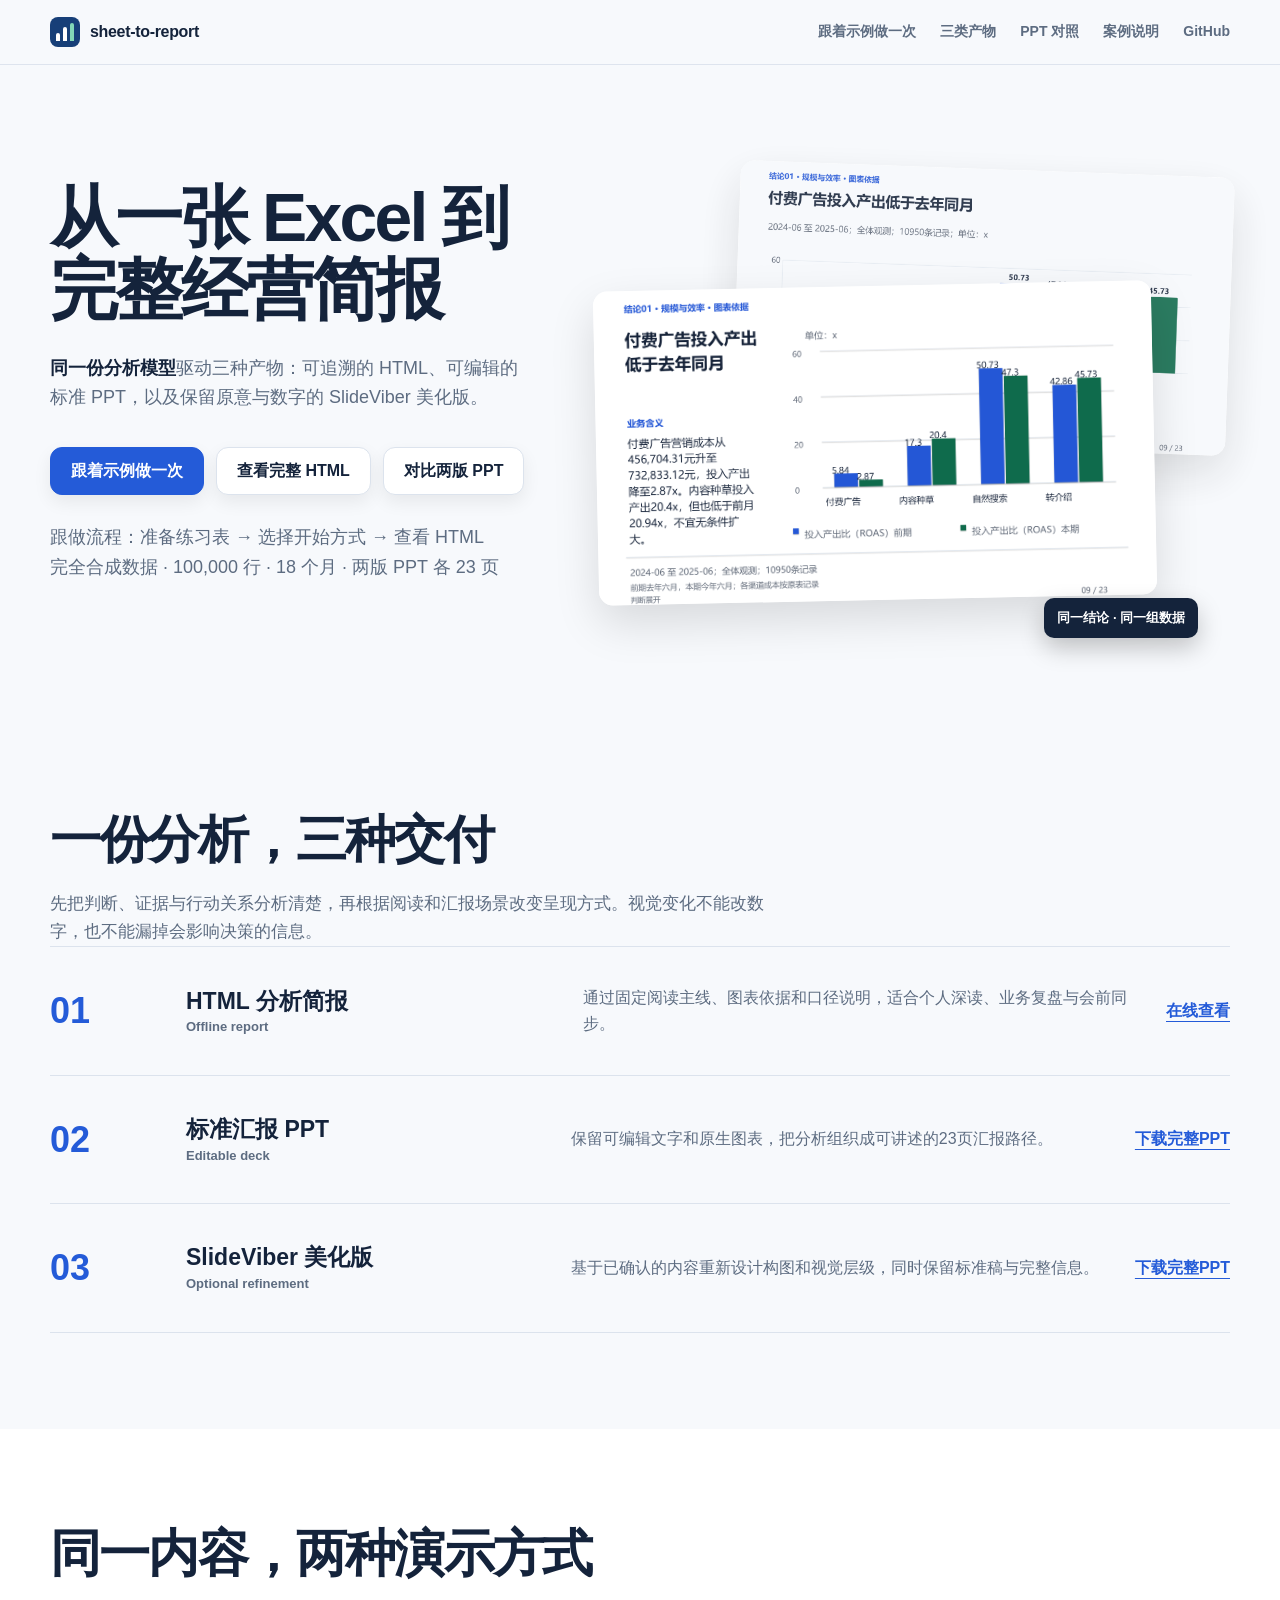
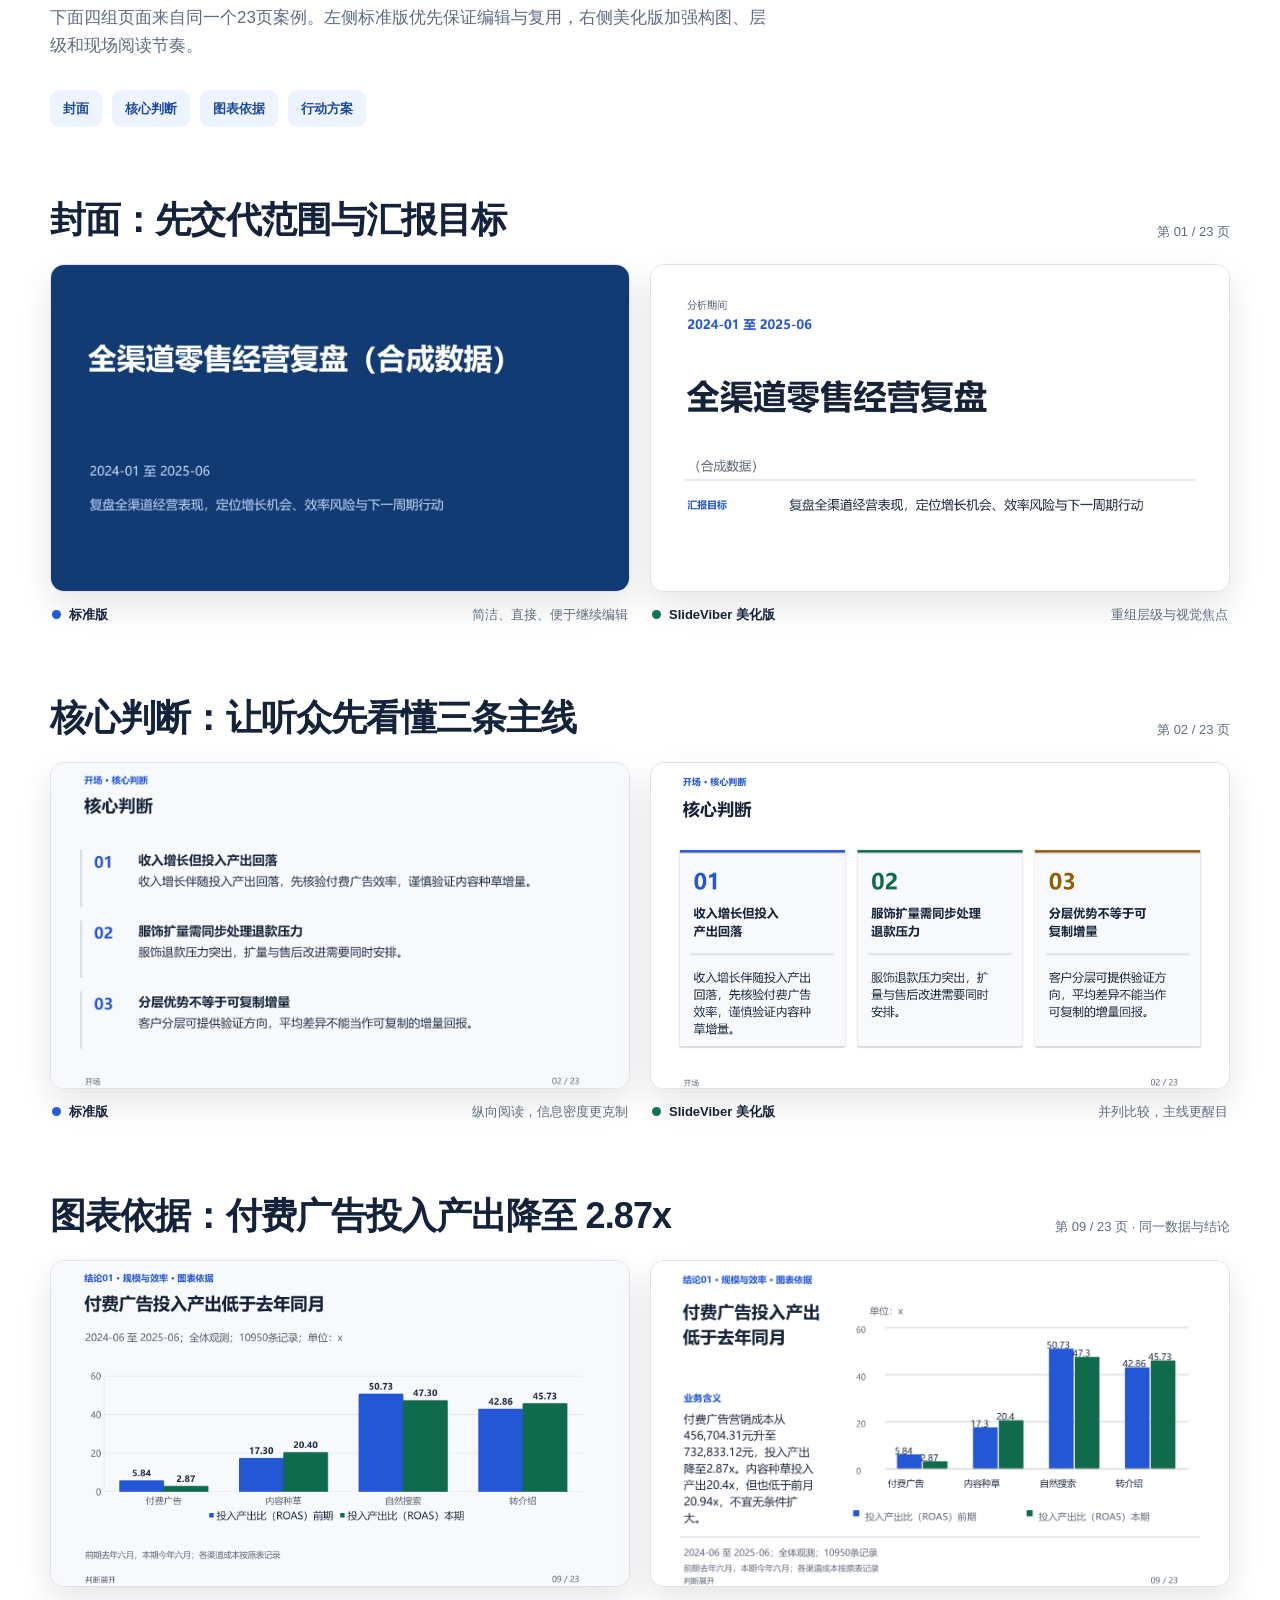
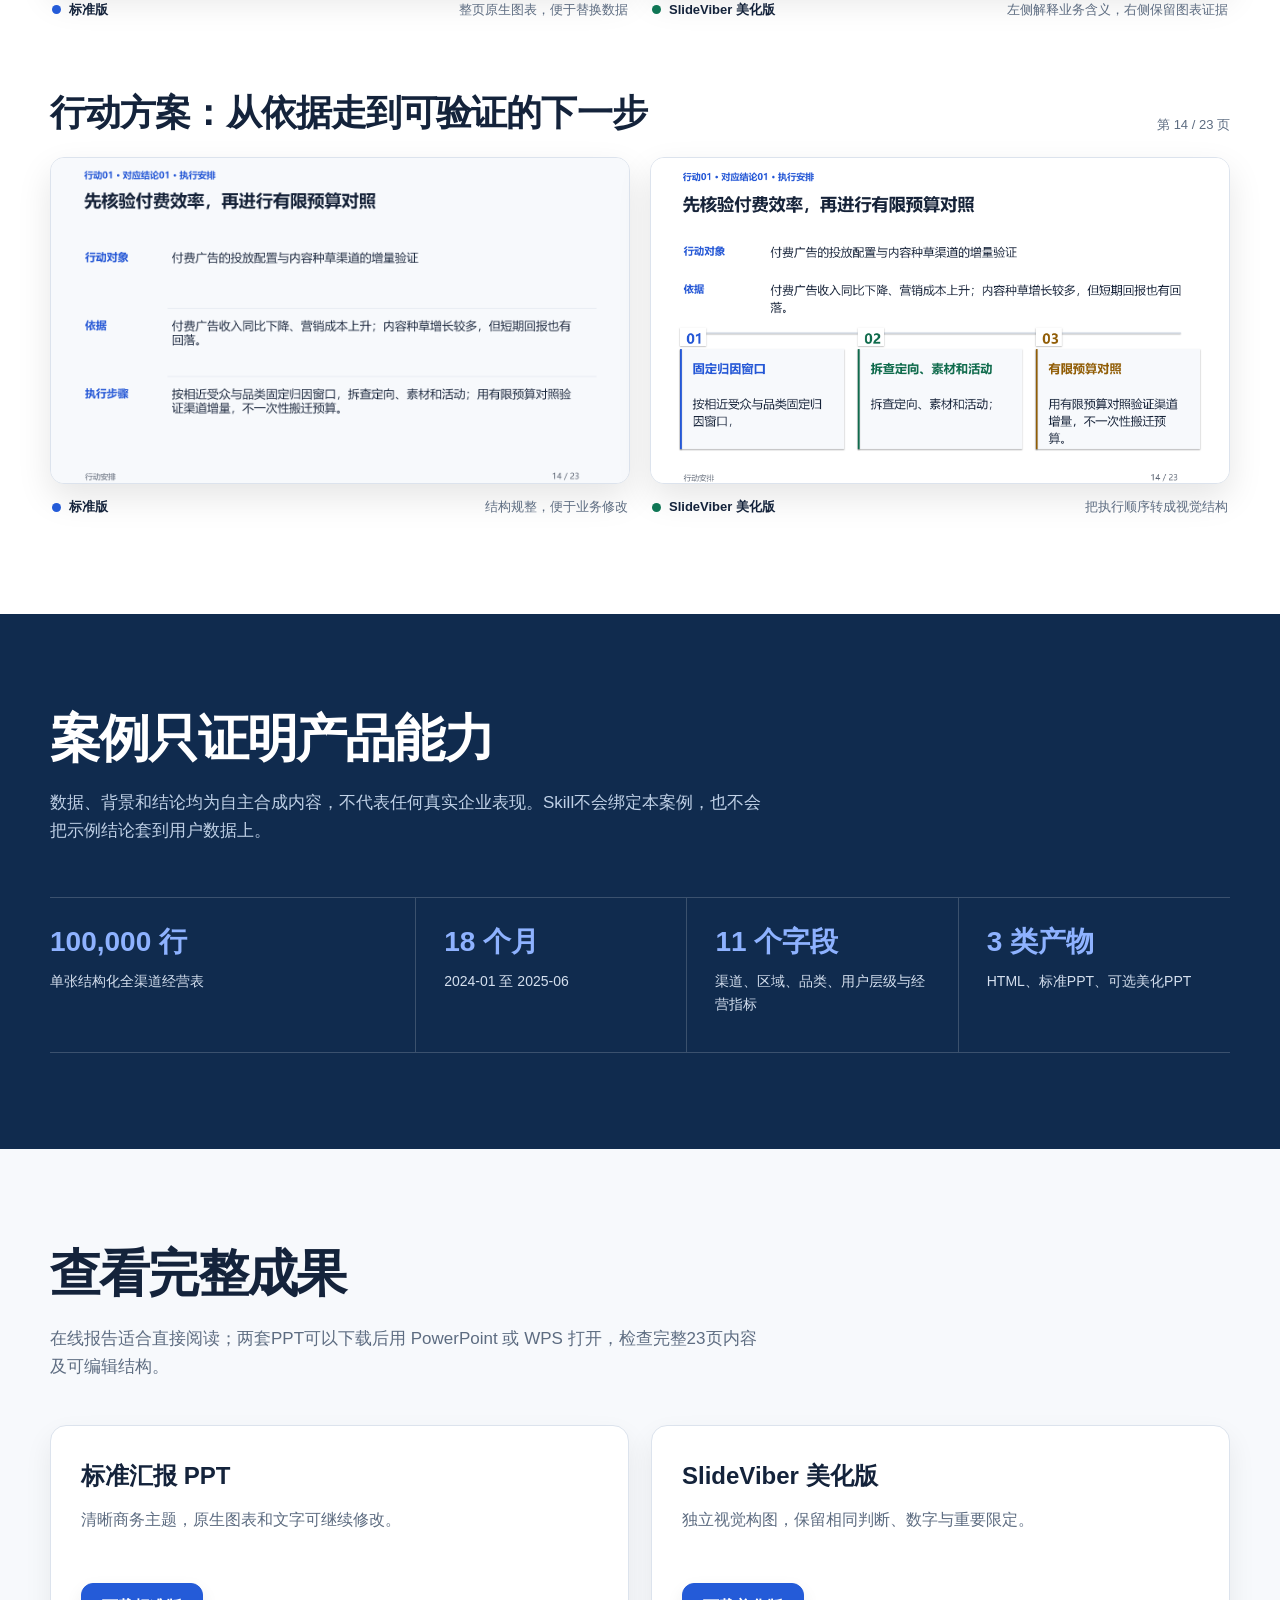
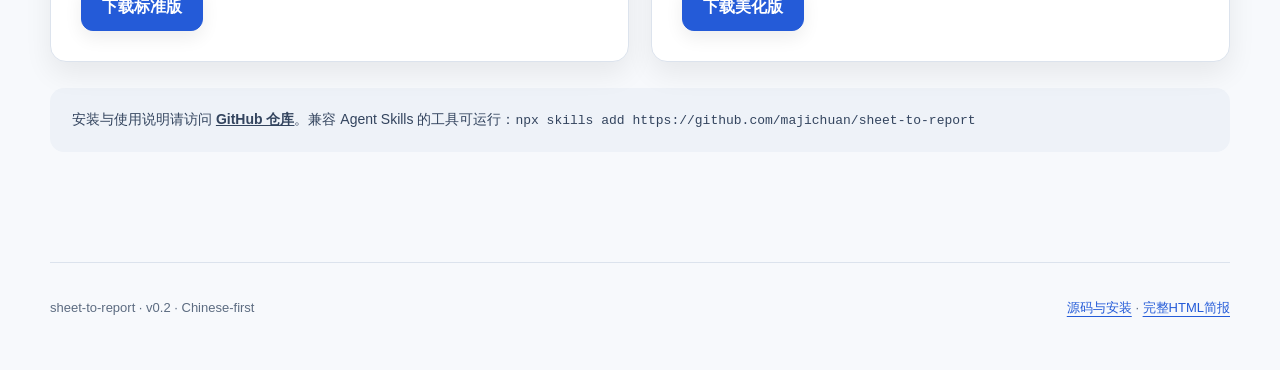
<file: docs/index.html>
<!doctype html>
<html lang="zh-CN">
<head>
  <meta charset="utf-8">
  <meta name="viewport" content="width=device-width, initial-scale=1">
  <meta name="description" content="sheet-to-report 公开演示：把一张结构化 Excel 或 CSV 转成可追溯的 HTML 分析简报、可编辑标准 PPT 和可选 SlideViber 美化版。">
  <meta name="theme-color" content="#173f78">
  <title>sheet-to-report｜完整案例展示</title>
  <style>
    :root{color-scheme:light;--ink:#14233b;--muted:#5d6c81;--blue:#245bd8;--blue-dark:#173f78;--green:#0f7655;--paper:#f7f9fc;--white:#fff;--line:#dce3ed;--soft-blue:#edf3ff;--shadow:0 18px 45px rgba(0,0,0,.13);--max:1180px}
    *{box-sizing:border-box}html{scroll-behavior:smooth}body{margin:0;background:var(--paper);color:var(--ink);font-family:"Microsoft YaHei UI","PingFang SC","Noto Sans CJK SC",sans-serif;line-height:1.65;-webkit-font-smoothing:antialiased}::selection{background:#cfe0ff;color:#0c2d63}a{color:inherit}a:focus-visible{outline:3px solid #8eb2ff;outline-offset:4px}img{display:block;max-width:100%}
    .site-nav{position:sticky;top:0;z-index:20;background:rgba(247,249,252,.96);border-bottom:1px solid rgba(220,227,237,.9);backdrop-filter:blur(14px)}.nav-inner{width:min(calc(100% - 40px),var(--max));min-height:64px;margin:0 auto;display:flex;align-items:center;justify-content:space-between;gap:24px}.brand{display:inline-flex;align-items:center;gap:10px;text-decoration:none;font-weight:800;letter-spacing:-.02em}.brand-mark{width:30px;height:30px;display:grid;grid-template-columns:repeat(3,1fr);align-items:end;gap:3px;padding:6px;border-radius:8px;background:var(--blue-dark)}.brand-mark i{display:block;border-radius:2px 2px 0 0;background:#fff}.brand-mark i:nth-child(1){height:45%}.brand-mark i:nth-child(2){height:78%}.brand-mark i:nth-child(3){height:100%;background:#82d7b7}.nav-links{display:flex;align-items:center;gap:24px}.nav-links a{color:var(--muted);font-size:14px;font-weight:700;text-decoration:none;text-underline-offset:5px}.nav-links a:hover{color:var(--blue);text-decoration:underline}
    main{overflow:hidden}.hero{width:min(calc(100% - 40px),var(--max));min-height:650px;margin:0 auto;display:grid;grid-template-columns:.86fr 1.14fr;align-items:center;gap:68px;padding:76px 0 92px}.hero h1{max-width:9em;margin:0;font-size:clamp(46px,5.3vw,78px);line-height:1.06;letter-spacing:-.04em;text-wrap:balance}.hero-copy>p{max-width:34em;margin:28px 0 0;color:var(--muted);font-size:18px}.hero-copy strong{color:var(--ink)}.hero-actions{display:flex;flex-wrap:wrap;gap:12px;margin-top:34px}.button{min-height:48px;display:inline-flex;align-items:center;justify-content:center;gap:8px;padding:0 20px;border:1px solid var(--line);border-radius:12px;background:var(--white);color:var(--ink);font-weight:800;text-decoration:none;box-shadow:0 7px 18px rgba(0,0,0,.07);transition:transform 180ms ease-out,box-shadow 180ms ease-out,border-color 180ms ease-out}.button.primary{background:var(--blue);border-color:var(--blue);color:#fff}.button:hover{transform:translateY(-2px);border-color:#aebbd0;box-shadow:0 12px 26px rgba(0,0,0,.12)}.button.primary:hover{border-color:#174abf;box-shadow:0 12px 28px rgba(0,0,0,.18)}.hero-meta{margin-top:26px;color:var(--muted);font-size:13px;font-variant-numeric:tabular-nums}.hero-visual{position:relative;min-height:455px}.slide-frame{overflow:hidden;border-radius:14px;background:var(--white);box-shadow:var(--shadow)}.slide-frame img{width:100%;aspect-ratio:16/9;object-fit:cover}.hero-standard{position:absolute;width:78%;top:14px;right:0;transform:rotate(2.1deg);opacity:.88}.hero-refined{position:absolute;width:88%;left:0;bottom:10px;transform:rotate(-1.2deg)}.visual-note{position:absolute;right:5%;bottom:-28px;padding:9px 13px;border-radius:10px;background:var(--ink);color:#fff;font-size:13px;font-weight:800;box-shadow:0 10px 24px rgba(0,0,0,.22)}
    .section{width:min(calc(100% - 40px),var(--max));margin:0 auto;padding:96px 0}.section-title{margin:0;font-size:clamp(34px,4vw,54px);line-height:1.12;letter-spacing:-.035em;text-wrap:balance}.section-lead{max-width:720px;margin:22px 0 0;color:var(--muted);font-size:17px}.outputs{border-top:1px solid var(--line);border-bottom:1px solid var(--line)}.output-row{display:grid;grid-template-columns:110px .8fr 1.2fr auto;align-items:center;gap:26px;padding:34px 0;border-bottom:1px solid var(--line)}.output-row:last-child{border-bottom:0}.output-index{color:var(--blue);font-size:36px;font-weight:900;font-variant-numeric:tabular-nums}.output-name{margin:0;font-size:23px;line-height:1.25}.output-name small{display:block;margin-top:4px;color:var(--muted);font-size:13px;font-weight:600}.output-row p{margin:0;color:var(--muted)}.output-link{color:var(--blue);font-weight:800;text-decoration-thickness:1px;text-underline-offset:5px;white-space:nowrap}
    .compare-wrap{background:var(--white)}.pair-nav{display:flex;flex-wrap:wrap;gap:10px;margin:30px 0 0}.pair-nav a{padding:8px 13px;border-radius:9px;background:var(--soft-blue);color:#19499f;font-size:13px;font-weight:800;text-decoration:none}.comparison{margin:70px 0 0;scroll-margin-top:92px}.comparison-head{display:grid;grid-template-columns:minmax(0,1fr) auto;align-items:end;gap:24px;margin-bottom:22px}.comparison h3{margin:0;font-size:clamp(24px,3vw,36px);line-height:1.25;letter-spacing:-.025em}.comparison-head p{margin:0;color:var(--muted);font-size:13px}.slide-pair{display:grid;grid-template-columns:1fr 1fr;gap:20px}.slide-view{margin:0}.slide-view .slide-frame{border:1px solid var(--line);box-shadow:0 14px 34px rgba(0,0,0,.1)}.slide-view figcaption{display:flex;align-items:center;justify-content:space-between;gap:16px;padding:12px 2px 0;color:var(--muted);font-size:13px}.edition{display:inline-flex;align-items:center;gap:8px;color:var(--ink);font-weight:800}.edition:before{content:"";width:9px;height:9px;border-radius:50%;background:var(--blue)}.edition.refined:before{background:var(--green)}
    .case-band{background:#102b4e;color:#fff}.case-band .section-lead{color:#bfd0e6}.facts{display:grid;grid-template-columns:1.35fr repeat(3,1fr);margin-top:52px;border-top:1px solid rgba(255,255,255,.18);border-bottom:1px solid rgba(255,255,255,.18)}.fact{min-height:154px;padding:28px 28px 28px 0;border-right:1px solid rgba(255,255,255,.18)}.fact+.fact{padding-left:28px}.fact:last-child{border-right:0}.fact strong{display:block;color:#8eb2ff;font-size:28px;line-height:1.15;font-variant-numeric:tabular-nums}.fact span{display:block;margin-top:12px;color:#d5e0ef;font-size:14px}.download-panel{display:grid;grid-template-columns:1fr 1fr;gap:22px;margin-top:44px}.download-option{padding:30px;border:1px solid var(--line);border-radius:16px;background:var(--white);box-shadow:0 12px 28px rgba(0,0,0,.07)}.download-option h3{margin:0;font-size:24px}.download-option p{min-height:54px;margin:12px 0 22px;color:var(--muted)}.repo-line{margin-top:26px;padding:20px 22px;border-radius:14px;background:#eef2f8;color:#33445e;font-size:14px}.repo-line code{font-family:"Cascadia Code","SFMono-Regular",Consolas,monospace;font-size:13px}footer{width:min(calc(100% - 40px),var(--max));margin:0 auto;display:flex;justify-content:space-between;gap:24px;padding:34px 0 52px;border-top:1px solid var(--line);color:var(--muted);font-size:13px}footer a{color:var(--blue);text-underline-offset:4px}
    @media(max-width:900px){.hero{min-height:0;grid-template-columns:1fr;gap:46px;padding-top:60px}.hero h1{max-width:11em}.hero-visual{min-height:420px}.output-row{grid-template-columns:70px 1fr auto}.output-row p{grid-column:2/4}.facts{grid-template-columns:1fr 1fr}.fact:nth-child(2){border-right:0}.fact:nth-child(n+3){border-top:1px solid rgba(255,255,255,.18)}.fact:nth-child(3){padding-left:0}}
    @media(max-width:660px){.nav-inner{width:min(calc(100% - 28px),var(--max))}.nav-links a:not(:last-child){display:none}.hero,.section,footer{width:min(calc(100% - 28px),var(--max))}.hero{padding:48px 0 68px}.hero h1{font-size:43px}.hero-copy>p{font-size:16px}.hero-actions .button{width:100%}.hero-visual{min-height:330px}.hero-standard{width:86%}.hero-refined{width:94%}.section{padding:70px 0}.output-row{grid-template-columns:52px 1fr;gap:16px}.output-index{font-size:28px}.output-row p,.output-link{grid-column:2}.comparison{margin-top:56px}.comparison-head{grid-template-columns:1fr;gap:8px}.slide-pair{grid-template-columns:1fr;gap:30px}.facts{grid-template-columns:1fr}.fact,.fact+.fact{min-height:0;padding:22px 0;border-right:0;border-top:1px solid rgba(255,255,255,.18)}.fact:first-child{border-top:0}.download-panel{grid-template-columns:1fr}.download-option p{min-height:0}footer{flex-direction:column}}
    @media(prefers-reduced-motion:reduce){html{scroll-behavior:auto}.button{transition:none}}
  </style>
</head>
<body>
  <nav class="site-nav" aria-label="案例导航"><div class="nav-inner"><a class="brand" href="#top" aria-label="返回页面顶部"><span class="brand-mark" aria-hidden="true"><i></i><i></i><i></i></span><span>sheet-to-report</span></a><div class="nav-links"><a href="guide.html">跟着示例做一次</a><a href="#outputs">三类产物</a><a href="#comparison">PPT 对照</a><a href="#case">案例说明</a><a href="https://github.com/majichuan/sheet-to-report">GitHub</a></div></div></nav>
  <main id="top">
    <section class="hero" aria-labelledby="hero-title"><div class="hero-copy"><h1 id="hero-title">从一张 Excel 到完整经营简报</h1><p><strong>同一份分析模型</strong>驱动三种产物：可追溯的 HTML、可编辑的标准 PPT，以及保留原意与数字的 SlideViber 美化版。</p><div class="hero-actions"><a class="button primary" href="guide.html">跟着示例做一次</a><a class="button" href="report.html">查看完整 HTML</a><a class="button" href="#comparison">对比两版 PPT</a></div><p class="hero-meta">跟做流程：准备练习表 → 选择开始方式 → 查看 HTML<br>完全合成数据 · 100,000 行 · 18 个月 · 两版 PPT 各 23 页</p></div><div class="hero-visual" aria-label="标准版与美化版PPT真实页面叠放展示"><div class="slide-frame hero-standard"><img src="assets/slides/standard-chart.png" alt="标准版PPT付费广告投入产出图表页"></div><div class="slide-frame hero-refined"><img src="assets/slides/slideviber-chart.png" alt="SlideViber美化版PPT采用左侧业务解释和右侧图表的投入产出分析页"></div><span class="visual-note">同一结论 · 同一组数据</span></div></section>
    <section class="section" id="outputs" aria-labelledby="outputs-title"><h2 class="section-title" id="outputs-title">一份分析，三种交付</h2><p class="section-lead">先把判断、证据与行动关系分析清楚，再根据阅读和汇报场景改变呈现方式。视觉变化不能改数字，也不能漏掉会影响决策的信息。</p><div class="outputs">
      <article class="output-row"><span class="output-index">01</span><h3 class="output-name">HTML 分析简报<small>Offline report</small></h3><p>通过固定阅读主线、图表依据和口径说明，适合个人深读、业务复盘与会前同步。</p><a class="output-link" href="report.html">在线查看</a></article>
      <article class="output-row"><span class="output-index">02</span><h3 class="output-name">标准汇报 PPT<small>Editable deck</small></h3><p>保留可编辑文字和原生图表，把分析组织成可讲述的23页汇报路径。</p><a class="output-link" href="downloads/sheet-to-report-demo-standard.pptx" download>下载完整PPT</a></article>
      <article class="output-row"><span class="output-index">03</span><h3 class="output-name">SlideViber 美化版<small>Optional refinement</small></h3><p>基于已确认的内容重新设计构图和视觉层级，同时保留标准稿与完整信息。</p><a class="output-link" href="downloads/sheet-to-report-demo-slideviber.pptx" download>下载完整PPT</a></article>
    </div></section>
    <div class="compare-wrap"><section class="section" id="comparison" aria-labelledby="comparison-title"><h2 class="section-title" id="comparison-title">同一内容，两种演示方式</h2><p class="section-lead">下面四组页面来自同一个23页案例。左侧标准版优先保证编辑与复用，右侧美化版加强构图、层级和现场阅读节奏。</p><nav class="pair-nav" aria-label="PPT页面对照导航"><a href="#pair-cover">封面</a><a href="#pair-summary">核心判断</a><a href="#pair-chart">图表依据</a><a href="#pair-action">行动方案</a></nav>
      <article class="comparison" id="pair-cover"><div class="comparison-head"><h3>封面：先交代范围与汇报目标</h3><p>第 01 / 23 页</p></div><div class="slide-pair"><figure class="slide-view"><div class="slide-frame"><img src="assets/slides/standard-cover.png" alt="标准版PPT封面，深蓝底色展示全渠道零售经营复盘标题" loading="lazy"></div><figcaption><span class="edition">标准版</span><span>简洁、直接、便于继续编辑</span></figcaption></figure><figure class="slide-view"><div class="slide-frame"><img src="assets/slides/slideviber-cover.png" alt="SlideViber美化版PPT封面，以更强文字层级展示分析期间和汇报目标" loading="lazy"></div><figcaption><span class="edition refined">SlideViber 美化版</span><span>重组层级与视觉焦点</span></figcaption></figure></div></article>
      <article class="comparison" id="pair-summary"><div class="comparison-head"><h3>核心判断：让听众先看懂三条主线</h3><p>第 02 / 23 页</p></div><div class="slide-pair"><figure class="slide-view"><div class="slide-frame"><img src="assets/slides/standard-summary.png" alt="标准版PPT核心判断页，纵向列出三条经营结论" loading="lazy"></div><figcaption><span class="edition">标准版</span><span>纵向阅读，信息密度更克制</span></figcaption></figure><figure class="slide-view"><div class="slide-frame"><img src="assets/slides/slideviber-summary.png" alt="SlideViber美化版PPT核心判断页，以三列卡片呈现三条经营结论" loading="lazy"></div><figcaption><span class="edition refined">SlideViber 美化版</span><span>并列比较，主线更醒目</span></figcaption></figure></div></article>
      <article class="comparison" id="pair-chart"><div class="comparison-head"><h3>图表依据：付费广告投入产出降至 2.87x</h3><p>第 09 / 23 页 · 同一数据与结论</p></div><div class="slide-pair"><figure class="slide-view"><div class="slide-frame"><img src="assets/slides/standard-chart.png" alt="标准版PPT投入产出柱状图，比较付费广告、内容种草、自然搜索和转介绍" loading="lazy"></div><figcaption><span class="edition">标准版</span><span>整页原生图表，便于替换数据</span></figcaption></figure><figure class="slide-view"><div class="slide-frame"><img src="assets/slides/slideviber-chart.png" alt="SlideViber美化版PPT左侧解释付费广告成本和投入产出变化，右侧保留同一组渠道柱状图" loading="lazy"></div><figcaption><span class="edition refined">SlideViber 美化版</span><span>左侧解释业务含义，右侧保留图表证据</span></figcaption></figure></div></article>
      <article class="comparison" id="pair-action"><div class="comparison-head"><h3>行动方案：从依据走到可验证的下一步</h3><p>第 14 / 23 页</p></div><div class="slide-pair"><figure class="slide-view"><div class="slide-frame"><img src="assets/slides/standard-action.png" alt="标准版PPT行动方案页，说明行动对象、依据和执行步骤" loading="lazy"></div><figcaption><span class="edition">标准版</span><span>结构规整，便于业务修改</span></figcaption></figure><figure class="slide-view"><div class="slide-frame"><img src="assets/slides/slideviber-action.png" alt="SlideViber美化版PPT行动方案页，以分阶段模块突出执行顺序" loading="lazy"></div><figcaption><span class="edition refined">SlideViber 美化版</span><span>把执行顺序转成视觉结构</span></figcaption></figure></div></article>
    </section></div>
    <div class="case-band" id="case"><section class="section" aria-labelledby="case-title"><h2 class="section-title" id="case-title">案例只证明产品能力</h2><p class="section-lead">数据、背景和结论均为自主合成内容，不代表任何真实企业表现。Skill不会绑定本案例，也不会把示例结论套到用户数据上。</p><div class="facts"><div class="fact"><strong>100,000 行</strong><span>单张结构化全渠道经营表</span></div><div class="fact"><strong>18 个月</strong><span>2024-01 至 2025-06</span></div><div class="fact"><strong>11 个字段</strong><span>渠道、区域、品类、用户层级与经营指标</span></div><div class="fact"><strong>3 类产物</strong><span>HTML、标准PPT、可选美化PPT</span></div></div></section></div>
    <section class="section" aria-labelledby="download-title"><h2 class="section-title" id="download-title">查看完整成果</h2><p class="section-lead">在线报告适合直接阅读；两套PPT可以下载后用 PowerPoint 或 WPS 打开，检查完整23页内容及可编辑结构。</p><div class="download-panel"><article class="download-option"><h3>标准汇报 PPT</h3><p>清晰商务主题，原生图表和文字可继续修改。</p><a class="button primary" href="downloads/sheet-to-report-demo-standard.pptx" download>下载标准版</a></article><article class="download-option"><h3>SlideViber 美化版</h3><p>独立视觉构图，保留相同判断、数字与重要限定。</p><a class="button primary" href="downloads/sheet-to-report-demo-slideviber.pptx" download>下载美化版</a></article></div><p class="repo-line">安装与使用说明请访问 <a href="https://github.com/majichuan/sheet-to-report"><strong>GitHub 仓库</strong></a>。兼容 Agent Skills 的工具可运行：<code>npx skills add https://github.com/majichuan/sheet-to-report</code></p></section>
  </main>
  <footer><span>sheet-to-report · v0.2 · Chinese-first</span><span><a href="https://github.com/majichuan/sheet-to-report">源码与安装</a> · <a href="report.html">完整HTML简报</a></span></footer>
</body>
</html>
</file>
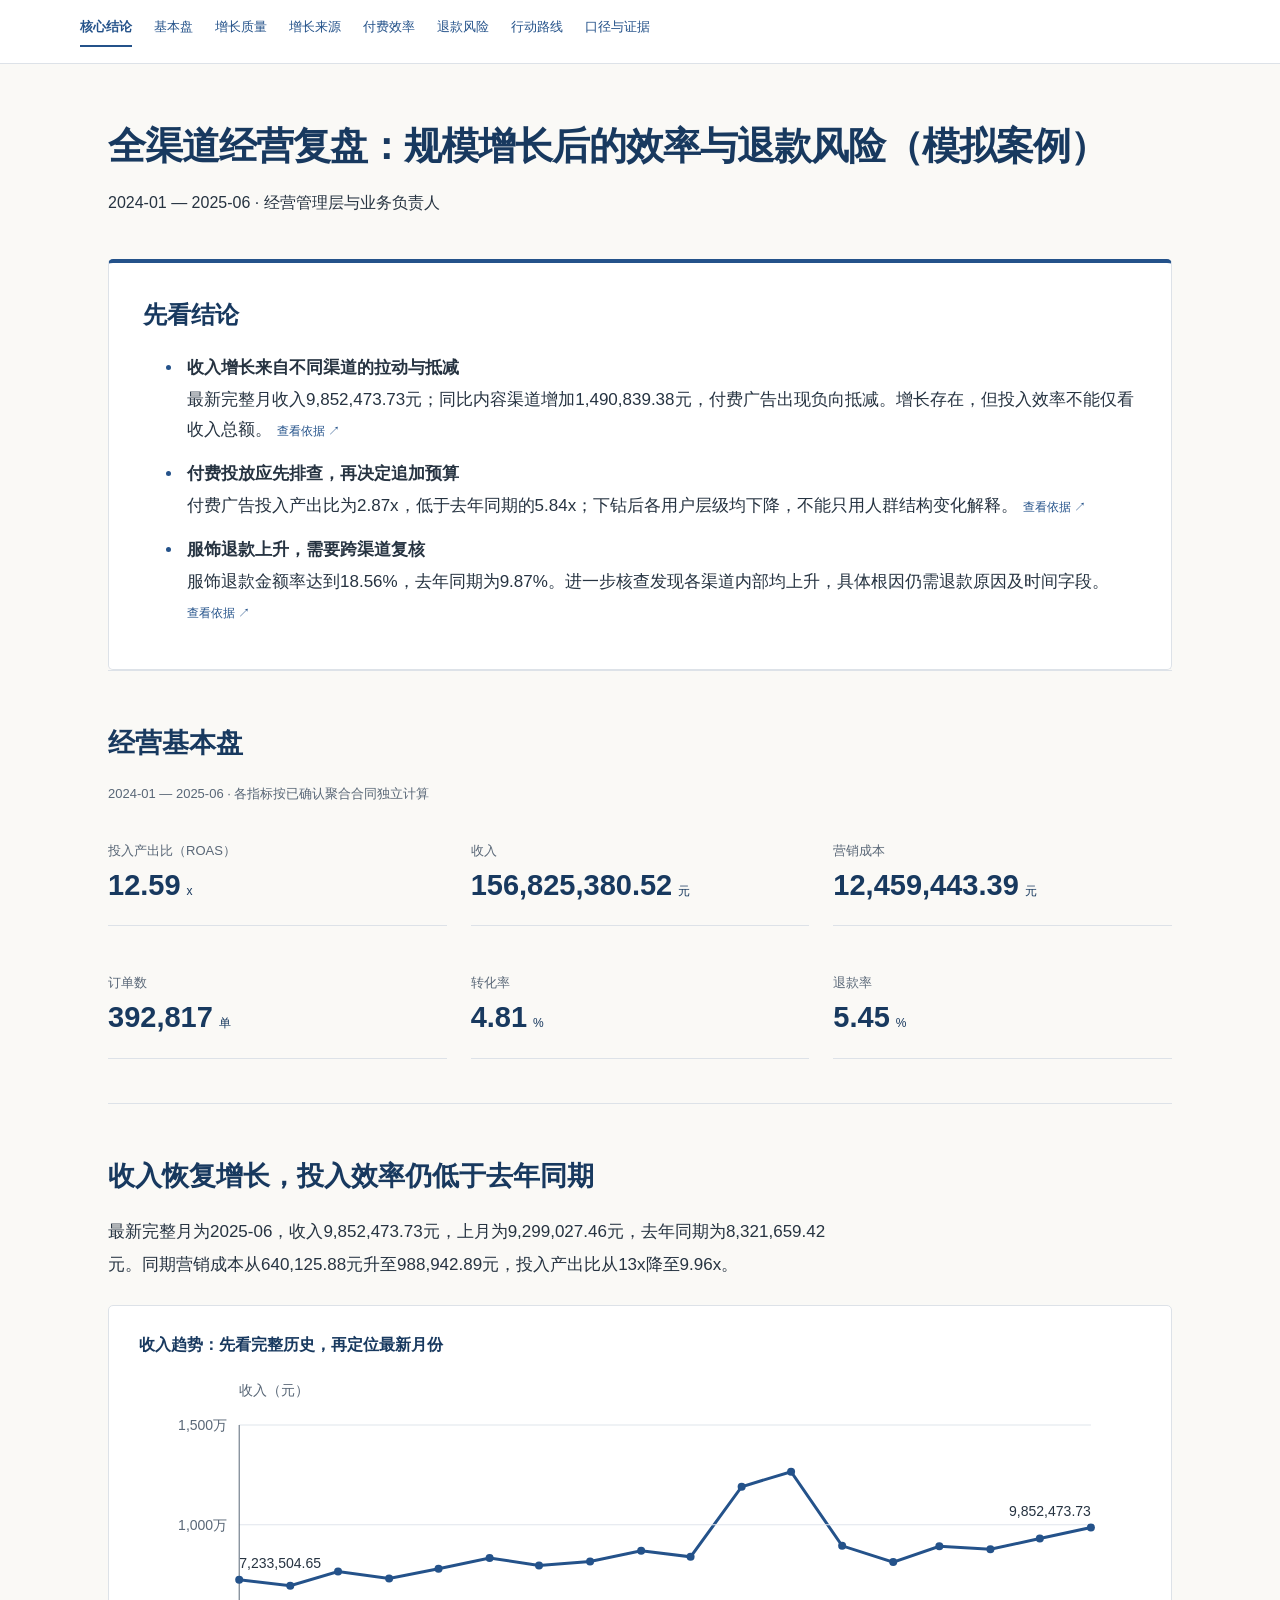
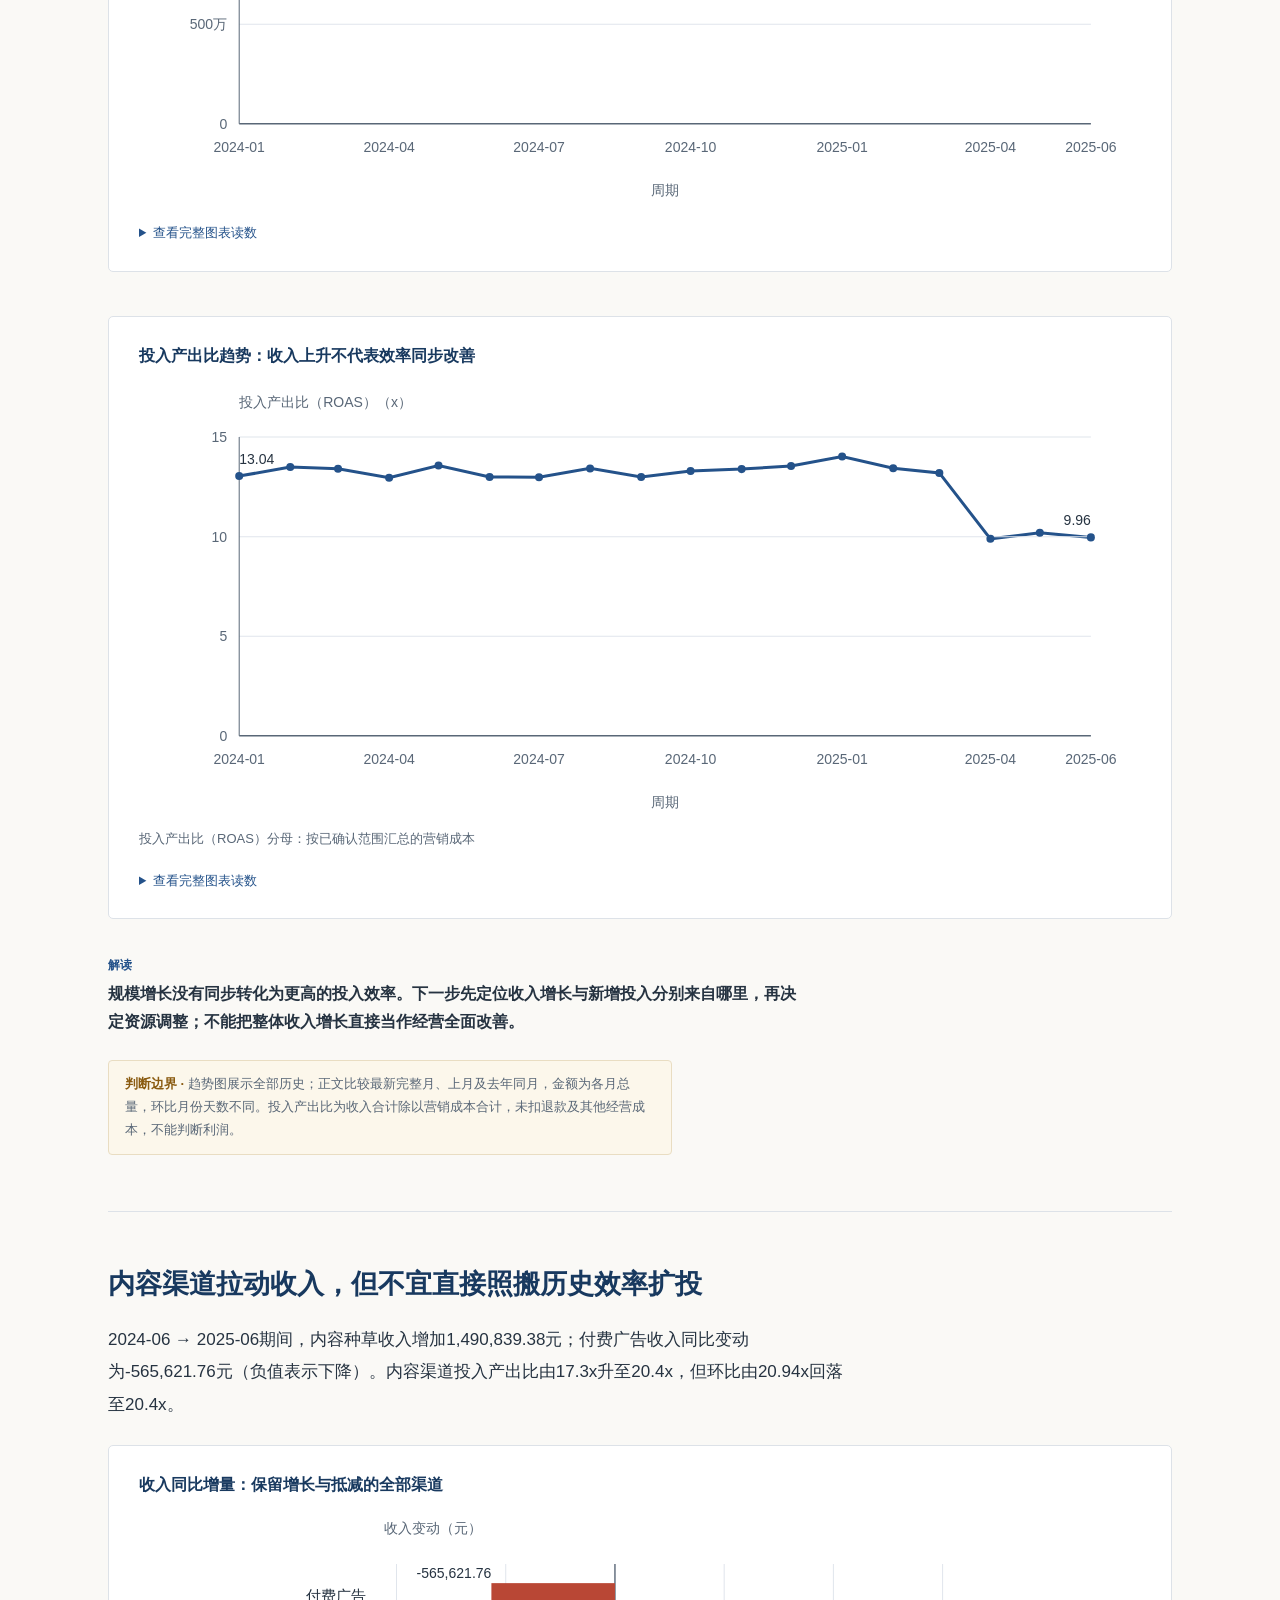
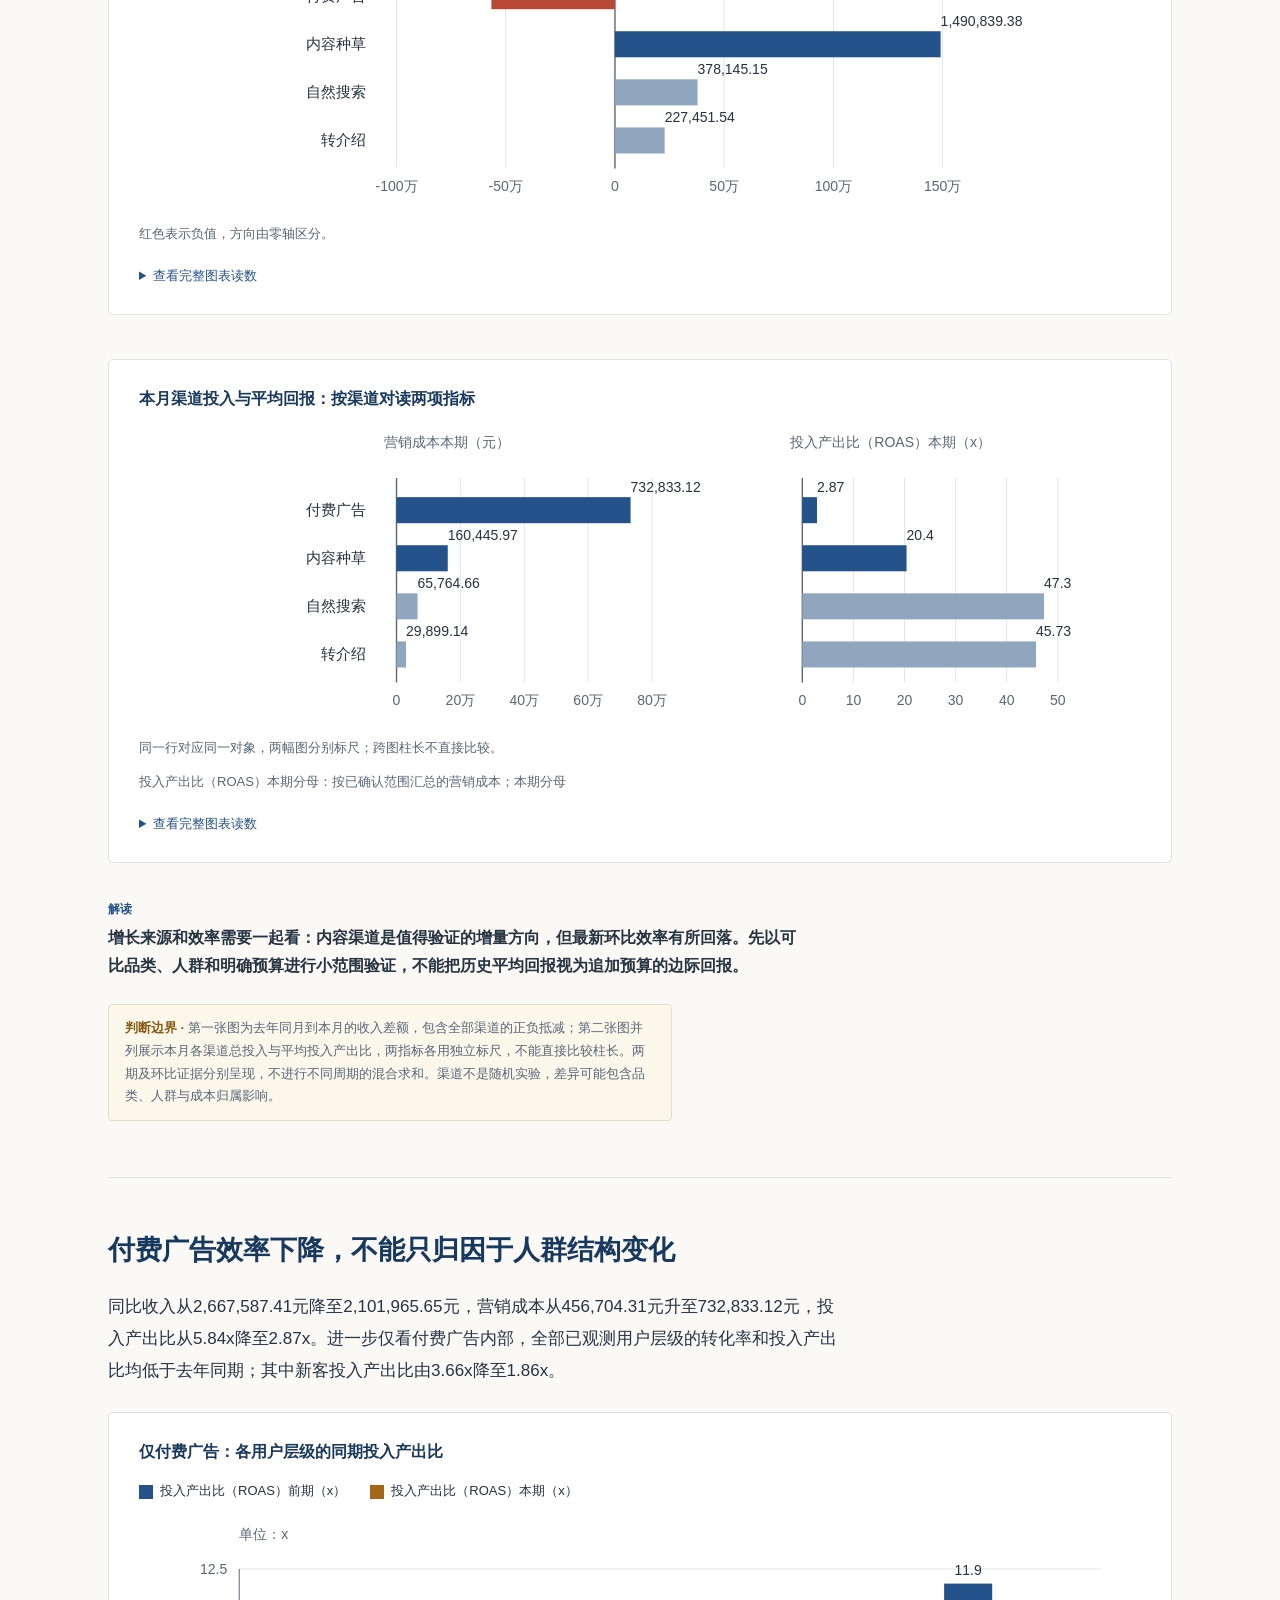
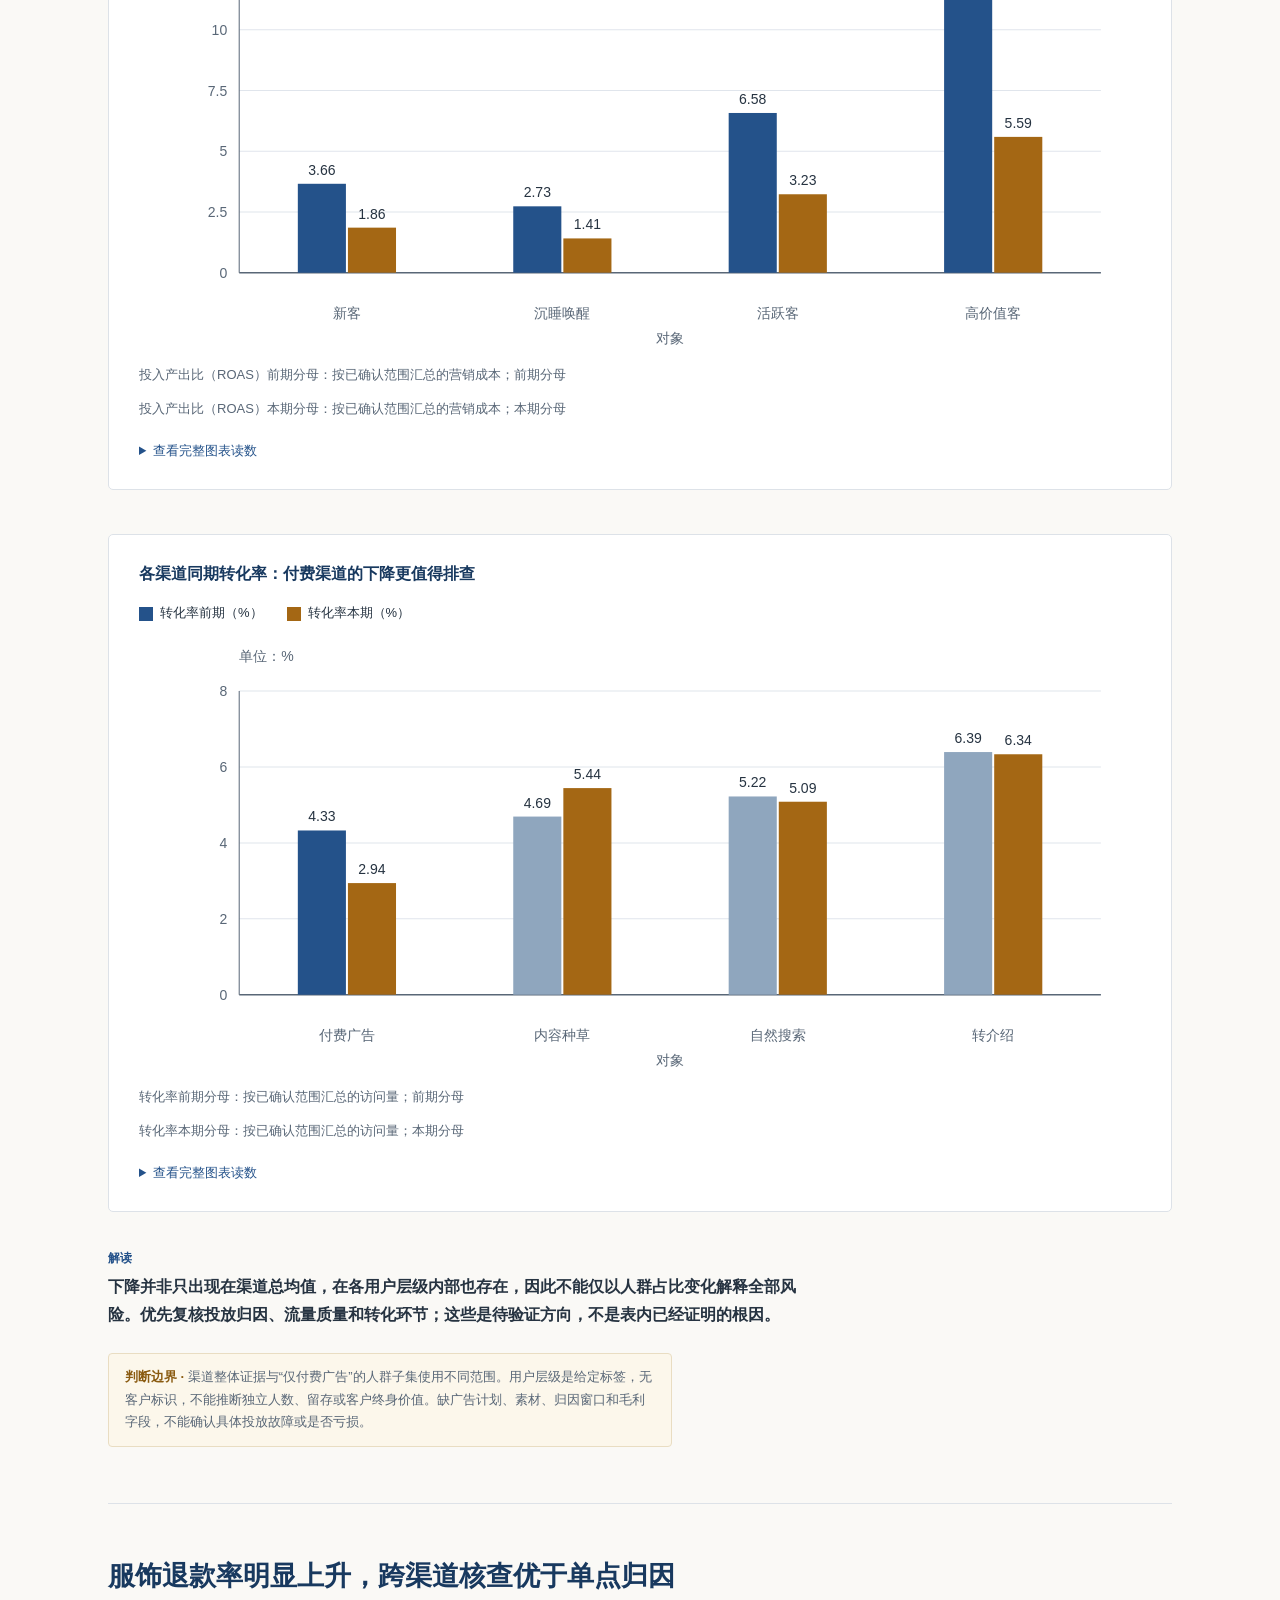
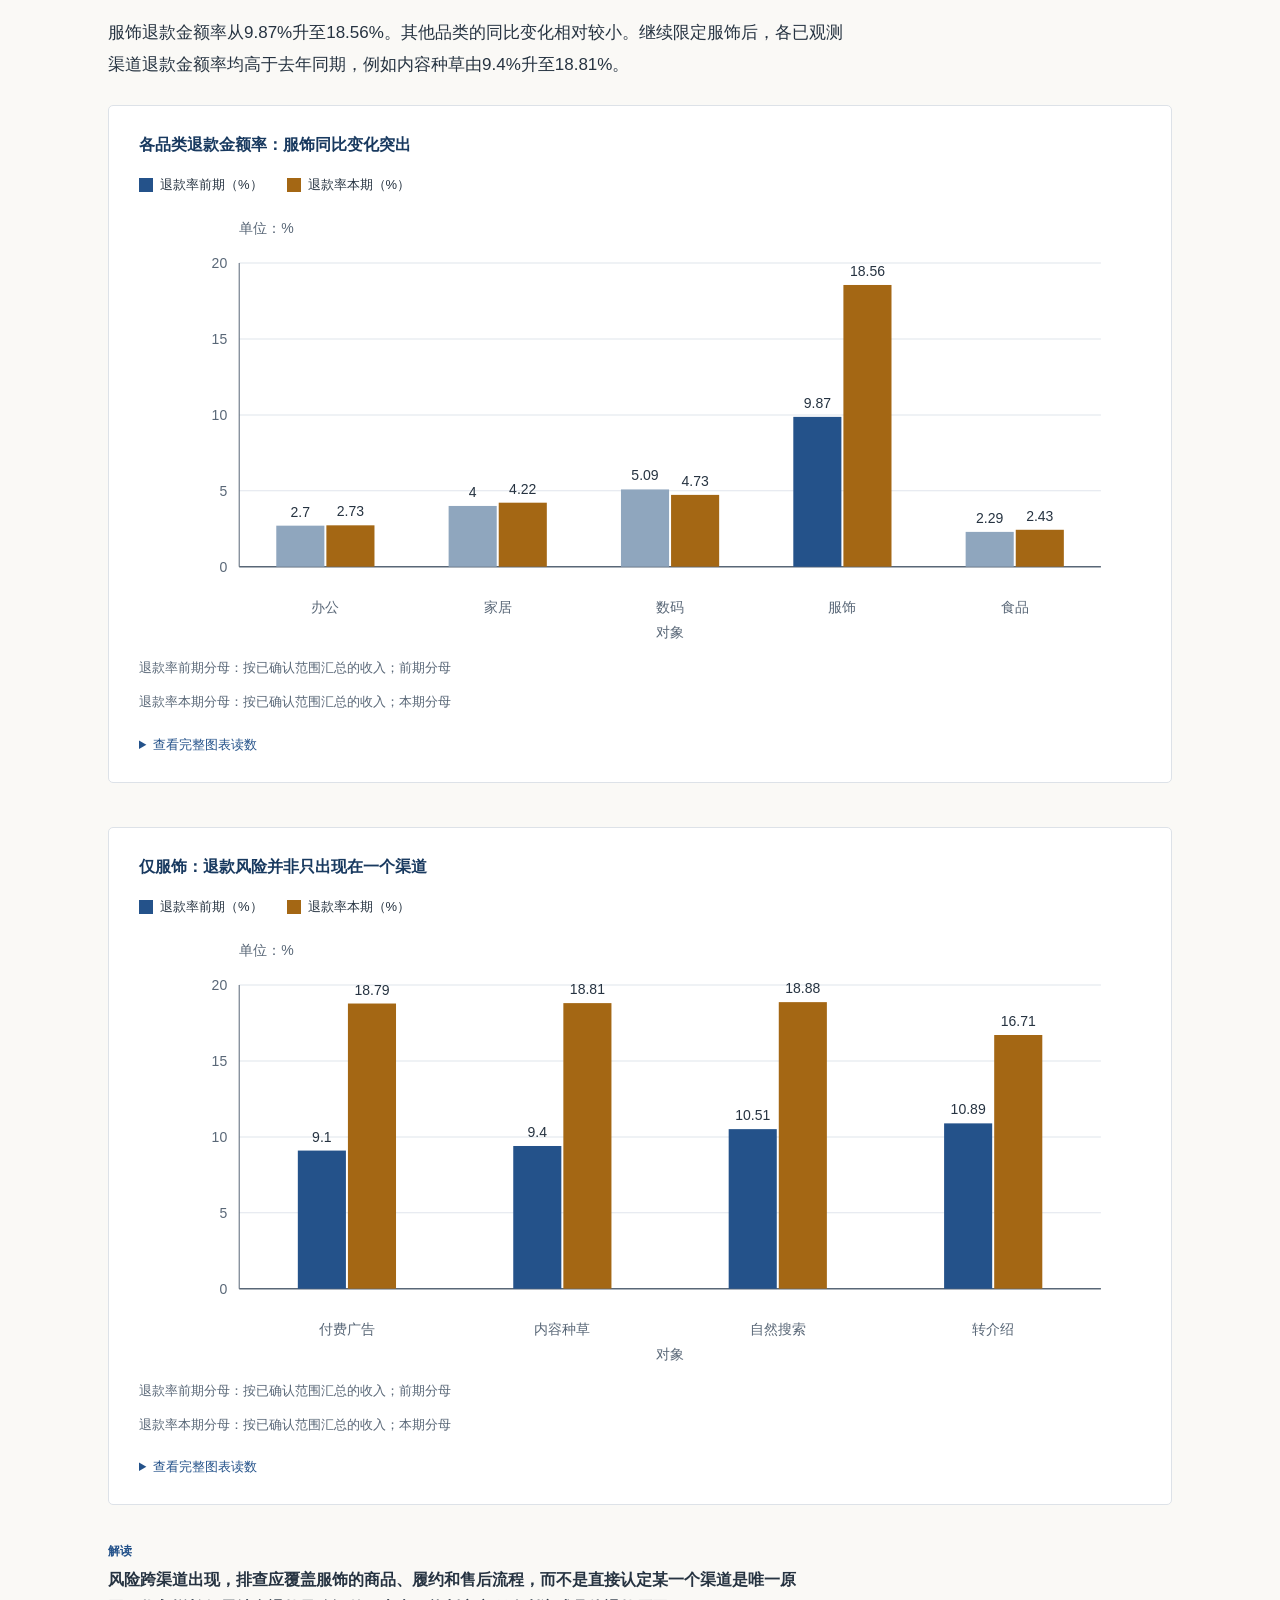
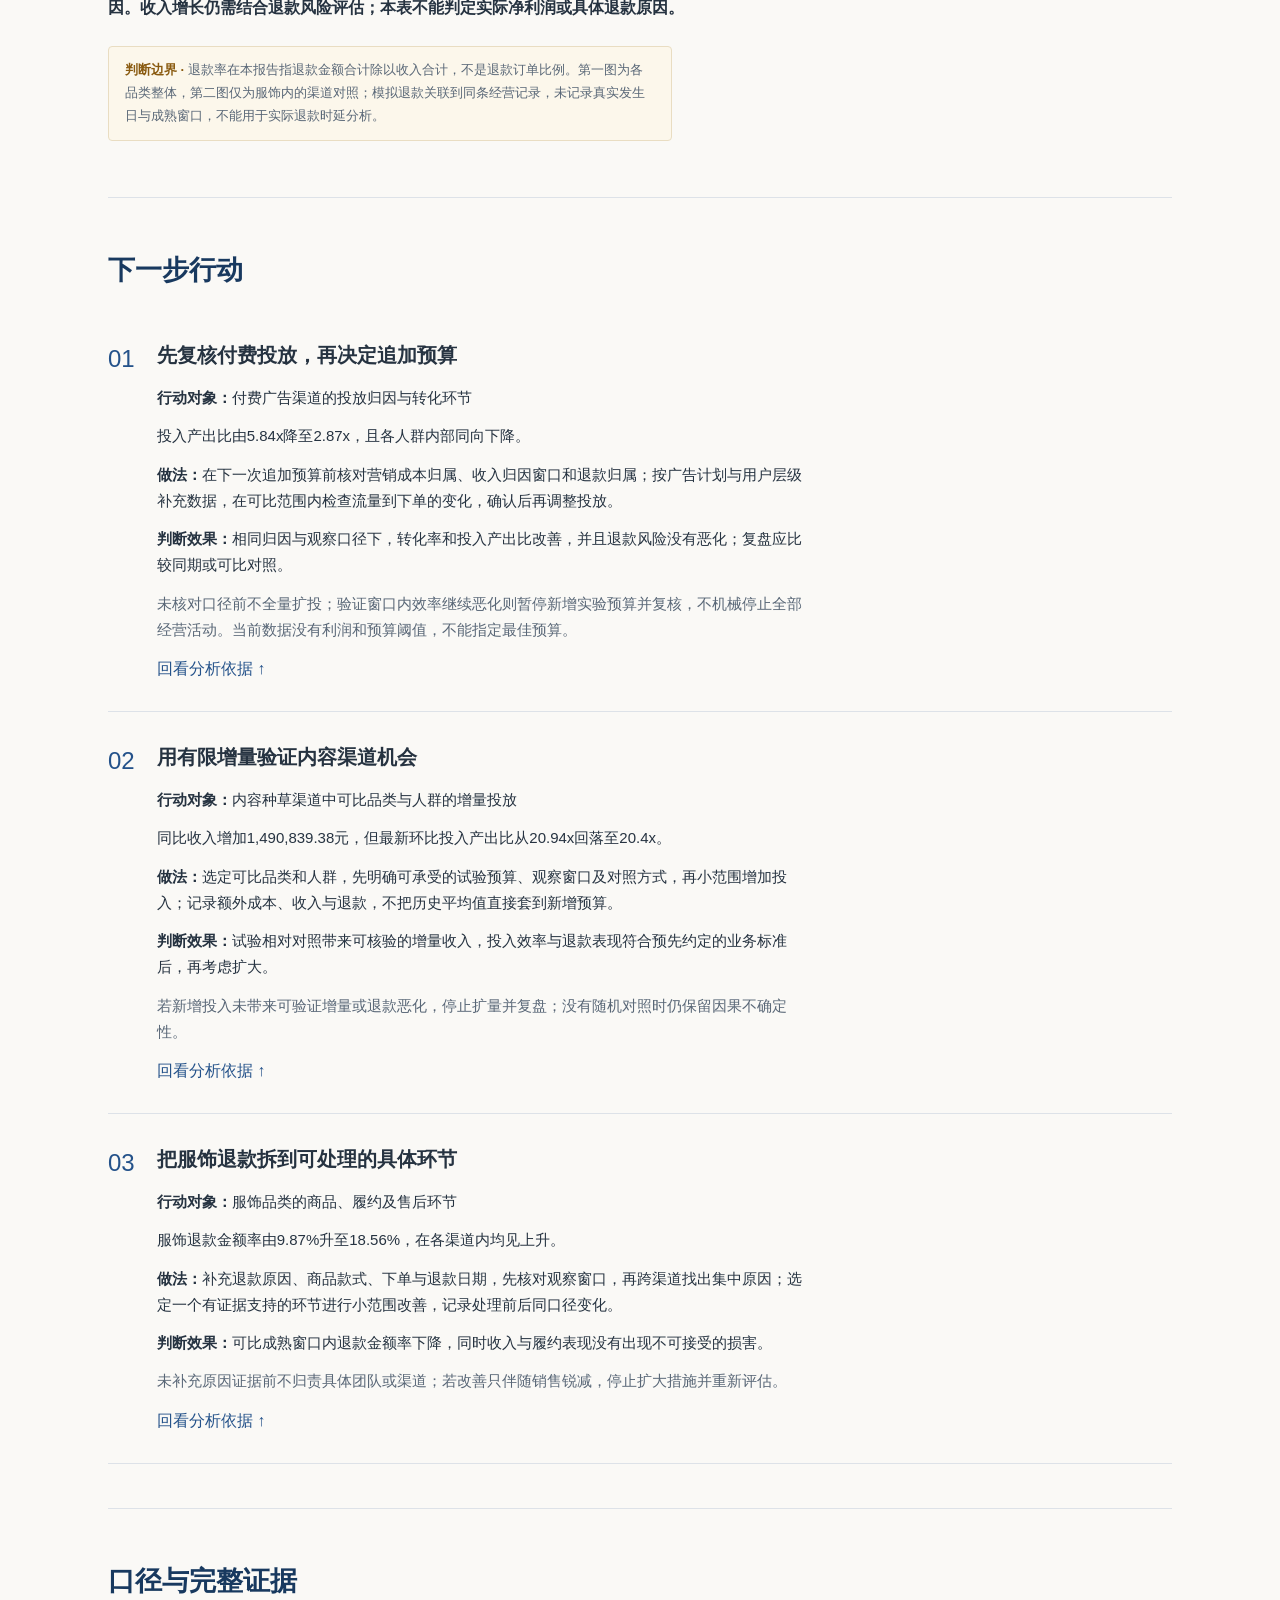
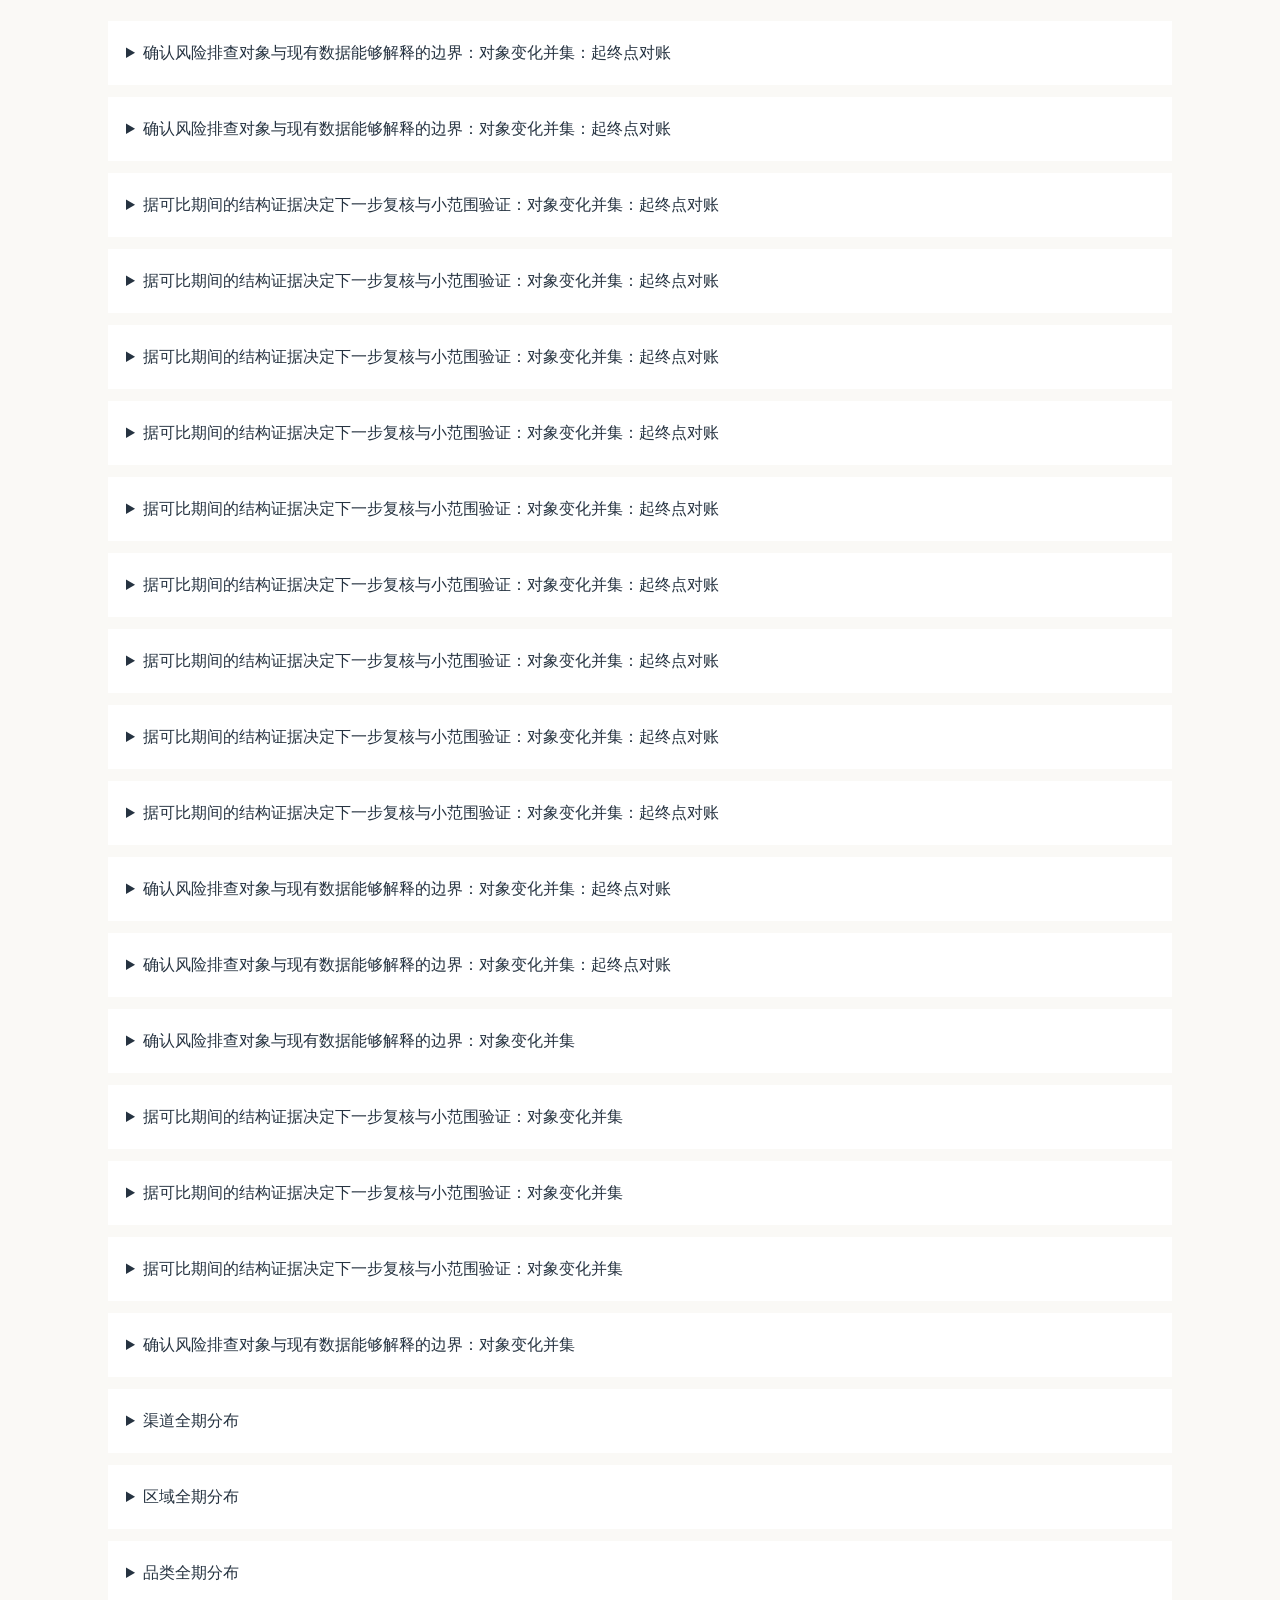
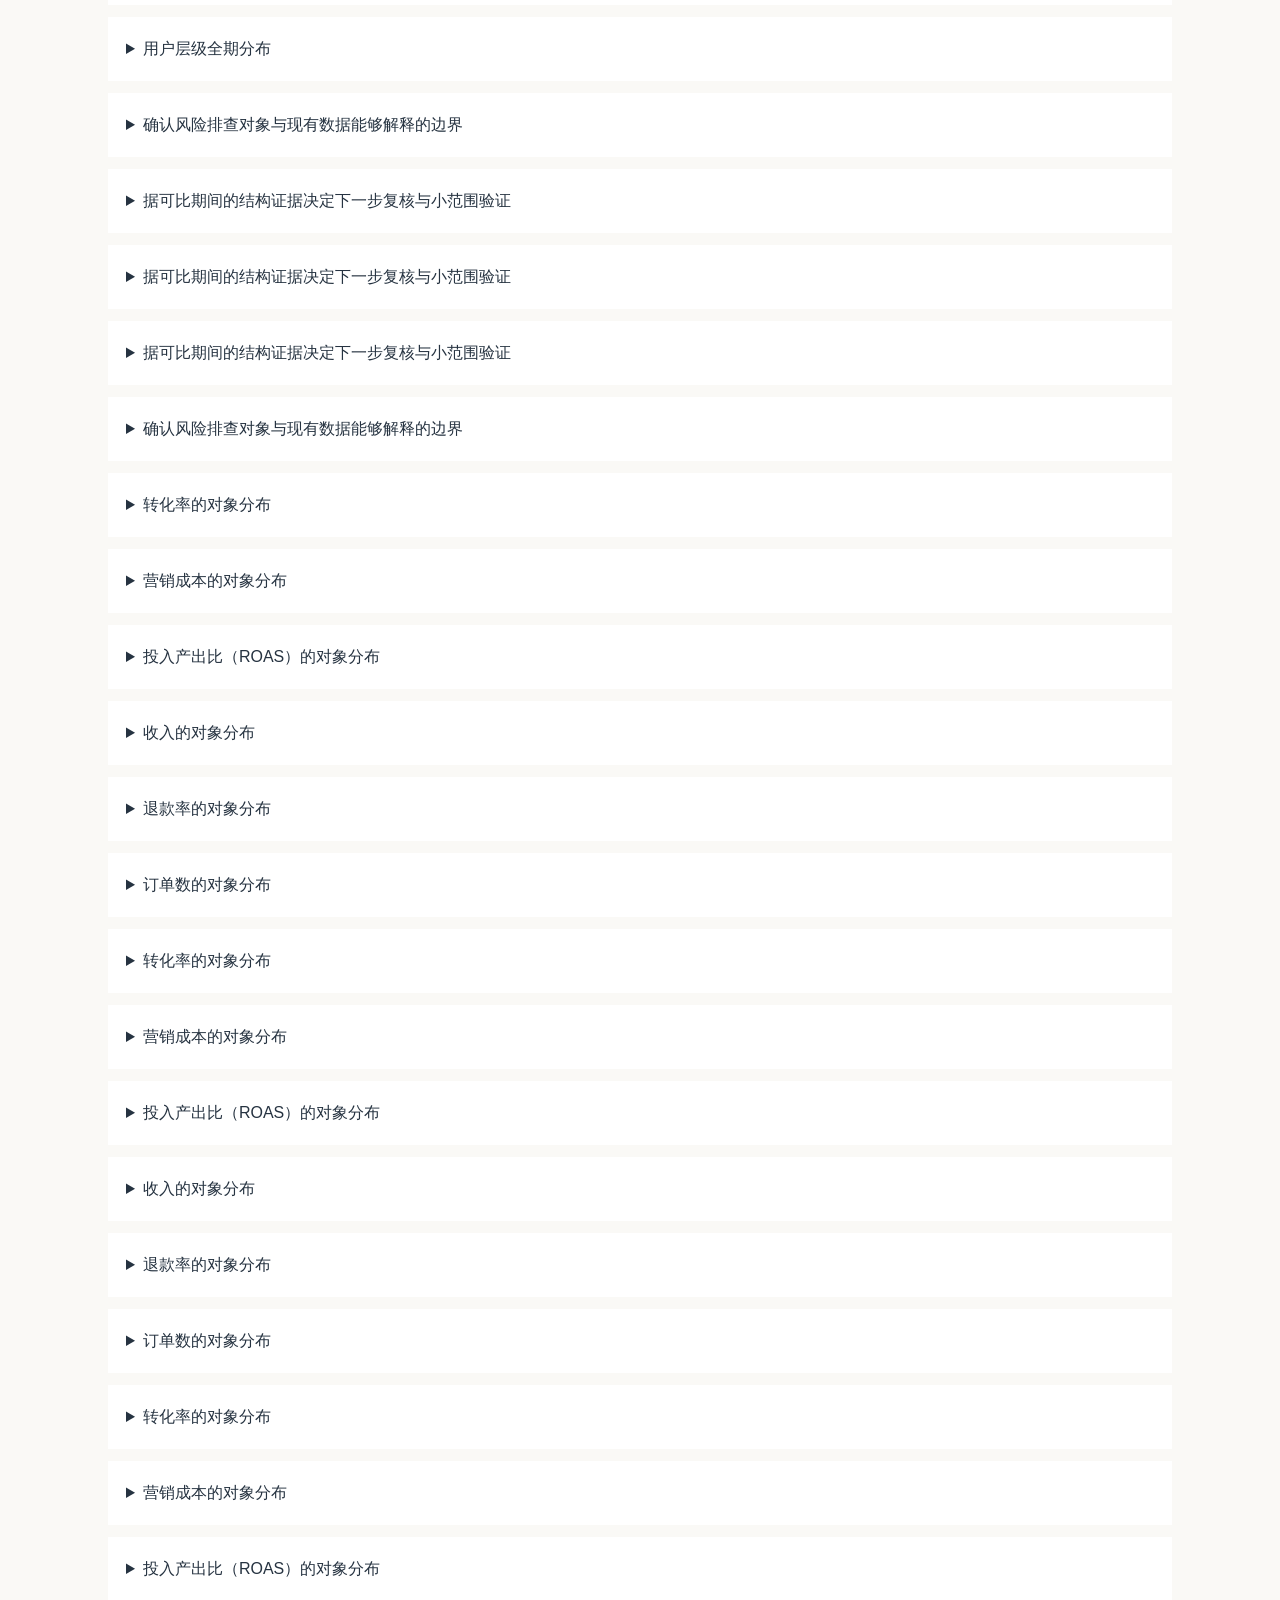
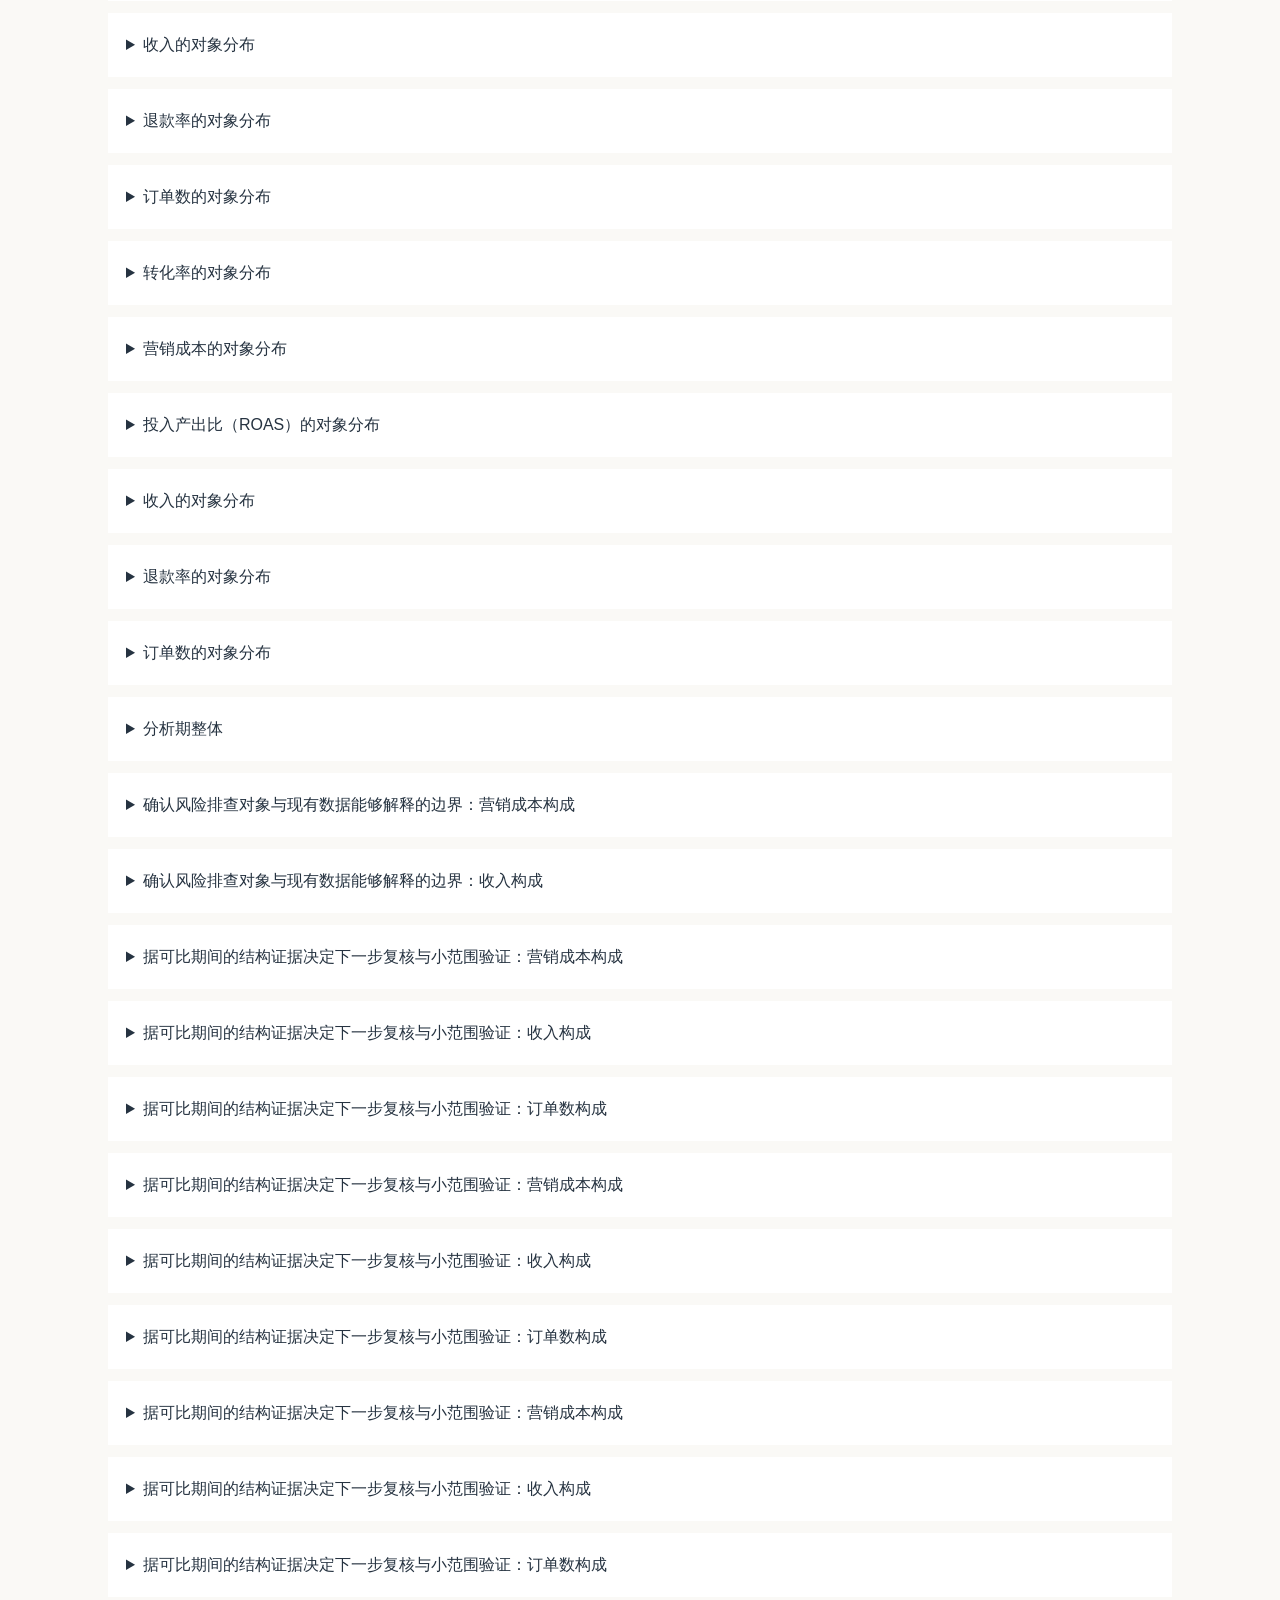
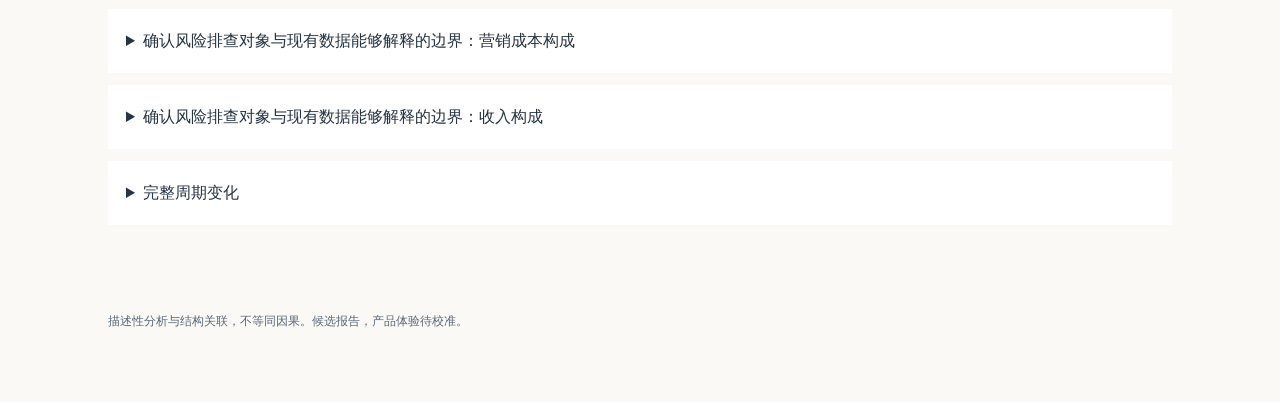
<file: docs/guide-report.html>
<!doctype html><html lang="zh-CN"><head><meta charset="utf-8"><meta name="viewport" content="width=device-width,initial-scale=1"><title>全渠道经营复盘：规模增长后的效率与退款风险（模拟案例）</title><style>

:root{--ink:#263341;--muted:#596777;--paper:#faf9f6;--line:#dde2e8;--nav:64px;--blue:#24528a;--green:#167565;--negative:#b94735;--amber:#8a5b11}*{box-sizing:border-box}html{scroll-padding-top:calc(var(--nav) + 16px)}body{margin:0;background:var(--paper);color:var(--ink);font:16px/1.75 "Microsoft YaHei","PingFang SC",sans-serif}nav{position:fixed;inset:0 0 auto;z-index:20;display:flex;gap:22px;padding:16px max(24px,calc((100vw - 1120px)/2));height:var(--nav);background:#fff;border-bottom:1px solid var(--line);overflow-x:auto;white-space:nowrap}a{color:var(--blue);text-decoration:none}a:hover{text-decoration:underline}a:focus-visible,summary:focus-visible{outline:2px solid var(--blue);outline-offset:4px}nav a{font-size:13px}nav a.active{font-weight:bold;border-bottom:2px solid var(--blue)}main{max-width:1120px;margin:auto;padding:calc(var(--nav) + 48px) 28px 70px}header{padding-bottom:30px}h1{font-size:38px;letter-spacing:-1px;line-height:1.4;margin:8px 0 16px;color:#18395f}h2{font-size:27px;line-height:1.5;margin:8px 0 20px;color:#18395f}h3{font-size:20px;margin:0 0 8px}h1,h2{text-wrap:balance}section{padding:44px 0;border-top:1px solid var(--line)}p{margin:12px 0;max-width:78ch}.lead{font-size:17px;line-height:1.9}.limit{font-size:13px;color:var(--muted)}.summary{background:#fff;padding:26px 34px;border:1px solid var(--line);border-top:4px solid var(--blue);border-radius:5px}.summary h2{font-size:24px}.summary li{margin:14px 0;font-size:17px;padding-left:4px}.summary .summary-headline{display:block;font-size:17px;line-height:1.6;font-weight:700;margin:0 0 4px;color:var(--ink)}.summary li::marker{color:var(--blue)}.summary a{font-size:12px;white-space:nowrap}.kpis{display:grid;grid-template-columns:repeat(3,minmax(0,1fr));gap:24px}.kpi{padding:18px 0;border-bottom:1px solid var(--line);min-width:0}.kpi span{font-size:13px;color:var(--muted)}strong{display:block;font-size:29px;line-height:1.5;color:#18395f}small{font-size:12px;margin-left:6px;font-weight:normal}.charts{display:grid;grid-template-columns:repeat(2,minmax(0,1fr));gap:20px;align-items:start}figure{margin:12px 0;padding:22px;background:#fff;border:1px solid var(--line);border-radius:5px;min-width:0}.charts>figure:only-child,figure.primary{grid-column:1/-1}.charts>figure.primary+figure:last-child{grid-column:1/-1}figure.primary{padding:26px 30px}figcaption{font-weight:bold;margin-bottom:16px;color:#18395f;line-height:1.6}figcaption span{display:inline-block;margin-left:10px;font-size:12px;color:var(--muted);font-weight:normal}svg{display:block;width:100%;height:auto;max-height:340px}.axis{font-size:11px;fill:#596777}.meaning{padding:12px 0;font-weight:600;font-size:16px}.meaning::before{content:"解读";display:block;font-size:12px;color:var(--blue);margin-bottom:4px}.charts~.limit{padding:12px 16px;background:#fcf7eb;border:1px solid #e9ddc2;border-radius:4px}.charts~.limit::before{content:"判断边界 · ";color:var(--amber);font-weight:bold}.action{display:flex;gap:22px;padding:28px 0;border-bottom:1px solid var(--line)}.number{font-size:24px;color:var(--blue)}.action p{font-size:15px}details{background:#fff;margin:12px 0;padding:18px}summary{cursor:pointer}.table-scroll{overflow-x:auto;max-height:600px}table{border-collapse:collapse;width:100%;font-size:13px}th,td{padding:10px;text-align:right;border-bottom:1px solid var(--line);white-space:nowrap}th:first-child,td:first-child{text-align:left}th{position:sticky;top:0;background:#f1f4f8}footer{color:var(--muted);font-size:12px;margin-top:30px}.bar-row{padding:9px 0}.bar-heading{display:flex;gap:12px;justify-content:space-between;align-items:baseline;font-size:13px;line-height:1.5}.bar-heading>span{min-width:0;overflow-wrap:anywhere}.bar-heading b,.paired-cell b{white-space:nowrap;font-weight:500;font-variant-numeric:tabular-nums}.bar-heading small{font-size:11px}.bar-track{position:relative;height:9px;background:#edf0f4;margin-top:7px}.bar-track.signed::after{content:"";position:absolute;left:50%;top:-3px;height:15px;border-left:1px solid #758293}.bar-track i{position:absolute;top:0;height:9px;background:var(--blue)}.bar-track i.negative{background:var(--negative)}.bar-track i.positive{background:var(--green)}.bar-track i.total{background:var(--blue);height:13px;top:-2px}.bar-row.total{border-top:1px solid var(--line);margin-top:12px;padding-top:18px}.bar-row.total b{font-weight:700}.chart-note{font-size:12px;color:var(--muted);line-height:1.7}.chart-values{padding:5px 0;background:transparent;font-size:12px}.chart-values summary{color:var(--muted)}.paired-row,.paired-head{display:grid;grid-template-columns:minmax(100px,1.2fr) repeat(2,minmax(0,1fr));gap:20px;align-items:center}.paired-head{font-size:12px;color:var(--muted);border-bottom:1px solid var(--line);padding-bottom:10px}.paired-head small{display:block;margin:0}.paired-row{padding:13px 0;border-bottom:1px solid #eff1f4}.paired-row .object{font-size:13px;overflow-wrap:anywhere}.paired-cell{min-width:0;font-size:13px}.paired-cell b{font-size:13px}.paired-cell small{font-size:10px}.reconciliation{margin-top:20px}td,strong{font-variant-numeric:tabular-nums}::selection{background:#dce8f6}
@media(max-width:720px){main{padding:calc(var(--nav) + 28px) 18px 40px}nav{gap:18px;padding-inline:18px}h1{font-size:28px}h2{font-size:23px}.summary{padding:20px}.summary ul{padding-left:20px}.summary li,.lead{font-size:16px}.kpis{grid-template-columns:repeat(2,minmax(0,1fr));gap:12px}strong{font-size:22px;overflow-wrap:anywhere}.charts{display:block}figure,figure.primary{padding:18px 12px}.axis{font-size:12px}section{padding:32px 0}.paired-row,.paired-head{grid-template-columns:minmax(68px,.9fr) repeat(2,minmax(0,1fr));gap:10px}.paired-cell b{white-space:normal;font-size:12px}.paired-cell small{display:block;margin-left:0}.action{gap:14px}.bar-heading{font-size:12px}.bar-heading b{white-space:normal;text-align:right}.bar-heading small{display:inline-block}}
@media print{nav{display:none}:root{--nav:0px}html{scroll-padding-top:0}main{padding:0;max-width:none}body{background:white;font-size:11px;print-color-adjust:exact;-webkit-print-color-adjust:exact}section{padding:18px 0}.summary{padding:18px}.charts{display:block}figure,figure.primary{break-inside:avoid;max-width:680px;padding:14px;margin:10px 0}h1{font-size:26px}h2{font-size:20px}.limit{font-size:10px}details{display:none}.bar-heading{font-size:11px}.paired-row{padding:8px 0}.action{break-inside:avoid}svg{max-height:270px}}


.charts>figure.chart-spec{grid-column:1/-1;padding:26px 30px}
.chart-spec .chart-canvas{overflow-x:auto;overscroll-behavior-x:contain}
.chart-spec svg{max-height:none;width:100%;height:auto;min-width:680px;font-family:inherit}
.chart-spec .chart-axis{fill:#596777;font-size:14px}
.chart-spec .chart-label{fill:#263341;font-size:15px}
.chart-spec .chart-value{fill:#263341;font-size:14px;font-variant-numeric:tabular-nums}
.chart-spec .chart-unit{fill:#596777;font-size:14px}
.chart-spec .chart-legend{display:flex;flex-wrap:wrap;gap:10px 24px;margin:4px 0 14px;font-size:13px;color:#263341}
.chart-spec .chart-legend span{display:inline-flex;align-items:center;gap:7px}
.chart-spec .chart-legend i{width:14px;height:14px;display:inline-block;flex:none}
.chart-spec .chart-note{font-size:13px;margin-top:12px}
.chart-spec details{padding:8px 0 0;margin:10px 0 0}
.chart-spec .chart-values summary{font-size:13px;color:#24528a}
.chart-spec .chart-values th,.chart-spec .chart-values td{white-space:normal;overflow-wrap:anywhere}
@media(max-width:720px){.charts>figure.chart-spec{padding:18px 12px}}
@media print{.charts>figure.chart-spec{padding:14px;max-width:none}.chart-spec svg{min-width:0;max-height:none}.chart-spec .chart-canvas{overflow:visible}}
</style></head><body><nav aria-label="报告导航"><a href="#summary">核心结论</a><a href="#overview">基本盘</a><a href="#growth-quality">增长质量</a><a href="#growth-sources">增长来源</a><a href="#paid-efficiency">付费效率</a><a href="#refund-risk">退款风险</a><a href="#actions">行动路线</a><a href="#method">口径与证据</a></nav><main><header><h1>全渠道经营复盘：规模增长后的效率与退款风险（模拟案例）</h1><p>2024-01 — 2025-06 · 经营管理层与业务负责人</p></header><section id="summary" class="summary"><h2>先看结论</h2><ul><li><strong class="summary-headline">收入增长来自不同渠道的拉动与抵减</strong>最新完整月收入9,852,473.73元；同比内容渠道增加1,490,839.38元，付费广告出现负向抵减。增长存在，但投入效率不能仅看收入总额。 <a href="#growth-quality">查看依据 ↗</a></li><li><strong class="summary-headline">付费投放应先排查，再决定追加预算</strong>付费广告投入产出比为2.87x，低于去年同期的5.84x；下钻后各用户层级均下降，不能只用人群结构变化解释。 <a href="#paid-efficiency">查看依据 ↗</a></li><li><strong class="summary-headline">服饰退款上升，需要跨渠道复核</strong>服饰退款金额率达到18.56%，去年同期为9.87%。进一步核查发现各渠道内部均上升，具体根因仍需退款原因及时间字段。 <a href="#refund-risk">查看依据 ↗</a></li></ul></section><section id="overview"><h2>经营基本盘</h2><p class="limit">2024-01 — 2025-06 · 各指标按已确认聚合合同独立计算</p><div class="kpis"><div class="kpi"><span>投入产出比（ROAS）</span><strong>12.59<small>x</small></strong></div><div class="kpi"><span>收入</span><strong>156,825,380.52<small>元</small></strong></div><div class="kpi"><span>营销成本</span><strong>12,459,443.39<small>元</small></strong></div><div class="kpi"><span>订单数</span><strong>392,817<small>单</small></strong></div><div class="kpi"><span>转化率</span><strong>4.81<small>%</small></strong></div><div class="kpi"><span>退款率</span><strong>5.45<small>%</small></strong></div></div></section><section id="growth-quality"><h2>收入恢复增长，投入效率仍低于去年同期</h2><p class="lead">最新完整月为2025-06，收入9,852,473.73元，上月为9,299,027.46元，去年同期为8,321,659.42元。同期营销成本从640,125.88元升至988,942.89元，投入产出比从13x降至9.96x。</p><div class="charts"><figure class="chart-spec supporting chart-line" data-chart-id="revenue-trend"><figcaption>收入趋势：先看完整历史，再定位最新月份</figcaption><div class="chart-canvas"><svg xmlns="http://www.w3.org/2000/svg" role="img" aria-label="收入趋势：先看完整历史，再定位最新月份" viewBox="0 0 1000 430"><title>收入趋势：先看完整历史，再定位最新月份</title><polyline class="data-line" points="100.000,206.294 150.967,212.296 198.646,198.103 249.613,204.992 298.936,195.300 349.903,184.676 399.226,192.070 450.193,188.149 501.161,177.356 550.484,183.480 601.451,113.477 650.774,98.546 701.741,172.498 752.708,188.728 798.743,172.989 849.710,175.925 899.033,165.259 950.000,154.264" fill="none" stroke="#24528a" stroke-width="3"/><line class="zero-axis" x1="100.000" y1="350.000" x2="950.000" y2="350.000" stroke="#596777" stroke-width="1.4"/><text x="88.000" y="355.000" class="chart-axis" text-anchor="end"><tspan x="88.000" dy="0">0</tspan></text><line class="chart-grid" x1="100.000" y1="250.667" x2="950.000" y2="250.667" stroke="#e0e5ec" stroke-width="1"/><text x="88.000" y="255.667" class="chart-axis" text-anchor="end"><tspan x="88.000" dy="0">500万</tspan></text><line class="chart-grid" x1="100.000" y1="151.333" x2="950.000" y2="151.333" stroke="#e0e5ec" stroke-width="1"/><text x="88.000" y="156.333" class="chart-axis" text-anchor="end"><tspan x="88.000" dy="0">1,000万</tspan></text><line class="chart-grid" x1="100.000" y1="52.000" x2="950.000" y2="52.000" stroke="#e0e5ec" stroke-width="1"/><text x="88.000" y="57.000" class="chart-axis" text-anchor="end"><tspan x="88.000" dy="0">1,500万</tspan></text><line class="chart-axis-line" x1="100.000" y1="52.000" x2="100.000" y2="350.000" stroke="#596777" stroke-width="1"/><text x="100.000" y="22.000" class="chart-unit" text-anchor="start"><tspan x="100.000" dy="0">收入（元）</tspan></text><text x="100.000" y="378.000" class="chart-axis" text-anchor="middle"><tspan x="100.000" dy="0">2024-01</tspan></text><text x="249.613" y="378.000" class="chart-axis" text-anchor="middle"><tspan x="249.613" dy="0">2024-04</tspan></text><text x="399.226" y="378.000" class="chart-axis" text-anchor="middle"><tspan x="399.226" dy="0">2024-07</tspan></text><text x="550.484" y="378.000" class="chart-axis" text-anchor="middle"><tspan x="550.484" dy="0">2024-10</tspan></text><text x="701.741" y="378.000" class="chart-axis" text-anchor="middle"><tspan x="701.741" dy="0">2025-01</tspan></text><text x="849.710" y="378.000" class="chart-axis" text-anchor="middle"><tspan x="849.710" dy="0">2025-04</tspan></text><text x="950.000" y="378.000" class="chart-axis" text-anchor="middle"><tspan x="950.000" dy="0">2025-06</tspan></text><text x="525.000" y="421.000" class="chart-unit" text-anchor="middle"><tspan x="525.000" dy="0">周期</tspan></text><circle class="data-mark" data-index="0" data-value="7233504.65" data-x="1704067200000" cx="100.000" cy="206.294" r="4" fill="#24528a"><title>2024-01：7,233,504.65元</title></circle><text x="100.000" y="194.294" class="chart-value" text-anchor="start"><tspan x="100.000" dy="0">7,233,504.65</tspan></text><circle class="data-mark" data-index="1" data-value="6931417.51" data-x="1706745600000" cx="150.967" cy="212.296" r="4" fill="#24528a"><title>2024-02：6,931,417.51元</title></circle><circle class="data-mark" data-index="2" data-value="7645827.84" data-x="1709251200000" cx="198.646" cy="198.103" r="4" fill="#24528a"><title>2024-03：7,645,827.84元</title></circle><circle class="data-mark" data-index="3" data-value="7299075.4399999995" data-x="1711929600000" cx="249.613" cy="204.992" r="4" fill="#24528a"><title>2024-04：7,299,075.44元</title></circle><circle class="data-mark" data-index="4" data-value="7786896.25" data-x="1714521600000" cx="298.936" cy="195.300" r="4" fill="#24528a"><title>2024-05：7,786,896.25元</title></circle><circle class="data-mark" data-index="5" data-value="8321659.42" data-x="1717200000000" cx="349.903" cy="184.676" r="4" fill="#24528a"><title>2024-06：8,321,659.42元</title></circle><circle class="data-mark" data-index="6" data-value="7949479.66" data-x="1719792000000" cx="399.226" cy="192.070" r="4" fill="#24528a"><title>2024-07：7,949,479.66元</title></circle><circle class="data-mark" data-index="7" data-value="8146860.5" data-x="1722470400000" cx="450.193" cy="188.149" r="4" fill="#24528a"><title>2024-08：8,146,860.5元</title></circle><circle class="data-mark" data-index="8" data-value="8690133.98" data-x="1725148800000" cx="501.161" cy="177.356" r="4" fill="#24528a"><title>2024-09：8,690,133.98元</title></circle><circle class="data-mark" data-index="9" data-value="8381877.25" data-x="1727740800000" cx="550.484" cy="183.480" r="4" fill="#24528a"><title>2024-10：8,381,877.25元</title></circle><circle class="data-mark" data-index="10" data-value="11905540.75" data-x="1730419200000" cx="601.451" cy="113.477" r="4" fill="#24528a"><title>2024-11：11,905,540.75元</title></circle><circle class="data-mark" data-index="11" data-value="12657095.149999999" data-x="1733011200000" cx="650.774" cy="98.546" r="4" fill="#24528a"><title>2024-12：12,657,095.15元</title></circle><circle class="data-mark" data-index="12" data-value="8934662.629999999" data-x="1735689600000" cx="701.741" cy="172.498" r="4" fill="#24528a"><title>2025-01：8,934,662.63元</title></circle><circle class="data-mark" data-index="13" data-value="8117704.869999999" data-x="1738368000000" cx="752.708" cy="188.728" r="4" fill="#24528a"><title>2025-02：8,117,704.87元</title></circle><circle class="data-mark" data-index="14" data-value="8909961.27" data-x="1740787200000" cx="798.743" cy="172.989" r="4" fill="#24528a"><title>2025-03：8,909,961.27元</title></circle><circle class="data-mark" data-index="15" data-value="8762182.16" data-x="1743465600000" cx="849.710" cy="175.925" r="4" fill="#24528a"><title>2025-04：8,762,182.16元</title></circle><circle class="data-mark" data-index="16" data-value="9299027.459999999" data-x="1746057600000" cx="899.033" cy="165.259" r="4" fill="#24528a"><title>2025-05：9,299,027.46元</title></circle><circle class="data-mark" data-index="17" data-value="9852473.73" data-x="1748736000000" cx="950.000" cy="154.264" r="4" fill="#24528a"><title>2025-06：9,852,473.73元</title></circle><text x="950.000" y="142.264" class="chart-value" text-anchor="end"><tspan x="950.000" dy="0">9,852,473.73</tspan></text></svg></div><details class="chart-values"><summary>查看完整图表读数</summary><div class="table-scroll"><table><thead><tr><th scope="col">周期</th><th scope="col">收入（元）</th></tr></thead><tbody><tr><th scope="row">2024-01</th><td>7,233,504.65</td></tr><tr><th scope="row">2024-02</th><td>6,931,417.51</td></tr><tr><th scope="row">2024-03</th><td>7,645,827.84</td></tr><tr><th scope="row">2024-04</th><td>7,299,075.44</td></tr><tr><th scope="row">2024-05</th><td>7,786,896.25</td></tr><tr><th scope="row">2024-06</th><td>8,321,659.42</td></tr><tr><th scope="row">2024-07</th><td>7,949,479.66</td></tr><tr><th scope="row">2024-08</th><td>8,146,860.5</td></tr><tr><th scope="row">2024-09</th><td>8,690,133.98</td></tr><tr><th scope="row">2024-10</th><td>8,381,877.25</td></tr><tr><th scope="row">2024-11</th><td>11,905,540.75</td></tr><tr><th scope="row">2024-12</th><td>12,657,095.15</td></tr><tr><th scope="row">2025-01</th><td>8,934,662.63</td></tr><tr><th scope="row">2025-02</th><td>8,117,704.87</td></tr><tr><th scope="row">2025-03</th><td>8,909,961.27</td></tr><tr><th scope="row">2025-04</th><td>8,762,182.16</td></tr><tr><th scope="row">2025-05</th><td>9,299,027.46</td></tr><tr><th scope="row">2025-06</th><td>9,852,473.73</td></tr></tbody></table></div></details></figure><figure class="chart-spec supporting chart-line" data-chart-id="return-trend"><figcaption>投入产出比趋势：收入上升不代表效率同步改善</figcaption><div class="chart-canvas"><svg xmlns="http://www.w3.org/2000/svg" role="img" aria-label="投入产出比趋势：收入上升不代表效率同步改善" viewBox="0 0 1000 430"><title>投入产出比趋势：收入上升不代表效率同步改善</title><polyline class="data-line" points="100.000,90.903 150.967,81.898 198.646,83.650 249.613,92.463 298.936,80.403 349.903,91.733 399.226,92.095 450.193,83.221 501.161,91.866 550.484,85.763 601.451,83.952 650.774,80.749 701.741,71.448 752.708,83.041 798.743,87.719 849.710,153.544 899.033,147.357 950.000,152.076" fill="none" stroke="#24528a" stroke-width="3"/><line class="zero-axis" x1="100.000" y1="350.000" x2="950.000" y2="350.000" stroke="#596777" stroke-width="1.4"/><text x="88.000" y="355.000" class="chart-axis" text-anchor="end"><tspan x="88.000" dy="0">0</tspan></text><line class="chart-grid" x1="100.000" y1="250.667" x2="950.000" y2="250.667" stroke="#e0e5ec" stroke-width="1"/><text x="88.000" y="255.667" class="chart-axis" text-anchor="end"><tspan x="88.000" dy="0">5</tspan></text><line class="chart-grid" x1="100.000" y1="151.333" x2="950.000" y2="151.333" stroke="#e0e5ec" stroke-width="1"/><text x="88.000" y="156.333" class="chart-axis" text-anchor="end"><tspan x="88.000" dy="0">10</tspan></text><line class="chart-grid" x1="100.000" y1="52.000" x2="950.000" y2="52.000" stroke="#e0e5ec" stroke-width="1"/><text x="88.000" y="57.000" class="chart-axis" text-anchor="end"><tspan x="88.000" dy="0">15</tspan></text><line class="chart-axis-line" x1="100.000" y1="52.000" x2="100.000" y2="350.000" stroke="#596777" stroke-width="1"/><text x="100.000" y="22.000" class="chart-unit" text-anchor="start"><tspan x="100.000" dy="0">投入产出比（ROAS）（x）</tspan></text><text x="100.000" y="378.000" class="chart-axis" text-anchor="middle"><tspan x="100.000" dy="0">2024-01</tspan></text><text x="249.613" y="378.000" class="chart-axis" text-anchor="middle"><tspan x="249.613" dy="0">2024-04</tspan></text><text x="399.226" y="378.000" class="chart-axis" text-anchor="middle"><tspan x="399.226" dy="0">2024-07</tspan></text><text x="550.484" y="378.000" class="chart-axis" text-anchor="middle"><tspan x="550.484" dy="0">2024-10</tspan></text><text x="701.741" y="378.000" class="chart-axis" text-anchor="middle"><tspan x="701.741" dy="0">2025-01</tspan></text><text x="849.710" y="378.000" class="chart-axis" text-anchor="middle"><tspan x="849.710" dy="0">2025-04</tspan></text><text x="950.000" y="378.000" class="chart-axis" text-anchor="middle"><tspan x="950.000" dy="0">2025-06</tspan></text><text x="525.000" y="421.000" class="chart-unit" text-anchor="middle"><tspan x="525.000" dy="0">周期</tspan></text><circle class="data-mark" data-index="0" data-value="13.041782447306437" data-x="1704067200000" cx="100.000" cy="90.903" r="4" fill="#24528a"><title>2024-01：13.04x</title></circle><text x="100.000" y="78.903" class="chart-value" text-anchor="start"><tspan x="100.000" dy="0">13.04</tspan></text><circle class="data-mark" data-index="1" data-value="13.495042218967633" data-x="1706745600000" cx="150.967" cy="81.898" r="4" fill="#24528a"><title>2024-02：13.5x</title></circle><circle class="data-mark" data-index="2" data-value="13.406902353486887" data-x="1709251200000" cx="198.646" cy="83.650" r="4" fill="#24528a"><title>2024-03：13.41x</title></circle><circle class="data-mark" data-index="3" data-value="12.963266949624916" data-x="1711929600000" cx="249.613" cy="92.463" r="4" fill="#24528a"><title>2024-04：12.96x</title></circle><circle class="data-mark" data-index="4" data-value="13.57032720155613" data-x="1714521600000" cx="298.936" cy="80.403" r="4" fill="#24528a"><title>2024-05：13.57x</title></circle><circle class="data-mark" data-index="5" data-value="13.000035899189076" data-x="1717200000000" cx="349.903" cy="91.733" r="4" fill="#24528a"><title>2024-06：13x</title></circle><circle class="data-mark" data-index="6" data-value="12.981810460215872" data-x="1719792000000" cx="399.226" cy="92.095" r="4" fill="#24528a"><title>2024-07：12.98x</title></circle><circle class="data-mark" data-index="7" data-value="13.428487341616712" data-x="1722470400000" cx="450.193" cy="83.221" r="4" fill="#24528a"><title>2024-08：13.43x</title></circle><circle class="data-mark" data-index="8" data-value="12.993303542993475" data-x="1725148800000" cx="501.161" cy="91.866" r="4" fill="#24528a"><title>2024-09：12.99x</title></circle><circle class="data-mark" data-index="9" data-value="13.30051737263108" data-x="1727740800000" cx="550.484" cy="85.763" r="4" fill="#24528a"><title>2024-10：13.3x</title></circle><circle class="data-mark" data-index="10" data-value="13.391669486607071" data-x="1730419200000" cx="601.451" cy="83.952" r="4" fill="#24528a"><title>2024-11：13.39x</title></circle><circle class="data-mark" data-index="11" data-value="13.552882979675024" data-x="1733011200000" cx="650.774" cy="80.749" r="4" fill="#24528a"><title>2024-12：13.55x</title></circle><circle class="data-mark" data-index="12" data-value="14.021070989456241" data-x="1735689600000" cx="701.741" cy="71.448" r="4" fill="#24528a"><title>2025-01：14.02x</title></circle><circle class="data-mark" data-index="13" data-value="13.437535576291516" data-x="1738368000000" cx="752.708" cy="83.041" r="4" fill="#24528a"><title>2025-02：13.44x</title></circle><circle class="data-mark" data-index="14" data-value="13.20207529524473" data-x="1740787200000" cx="798.743" cy="87.719" r="4" fill="#24528a"><title>2025-03：13.2x</title></circle><circle class="data-mark" data-index="15" data-value="9.888740060538778" data-x="1743465600000" cx="849.710" cy="153.544" r="4" fill="#24528a"><title>2025-04：9.89x</title></circle><circle class="data-mark" data-index="16" data-value="10.200145548264977" data-x="1746057600000" cx="899.033" cy="147.357" r="4" fill="#24528a"><title>2025-05：10.2x</title></circle><circle class="data-mark" data-index="17" data-value="9.962631643976934" data-x="1748736000000" cx="950.000" cy="152.076" r="4" fill="#24528a"><title>2025-06：9.96x</title></circle><text x="950.000" y="140.076" class="chart-value" text-anchor="end"><tspan x="950.000" dy="0">9.96</tspan></text></svg></div><p class="chart-note">投入产出比（ROAS）分母：按已确认范围汇总的营销成本</p><details class="chart-values"><summary>查看完整图表读数</summary><div class="table-scroll"><table><thead><tr><th scope="col">周期</th><th scope="col">投入产出比（ROAS）（x）</th></tr></thead><tbody><tr><th scope="row">2024-01</th><td>13.04</td></tr><tr><th scope="row">2024-02</th><td>13.5</td></tr><tr><th scope="row">2024-03</th><td>13.41</td></tr><tr><th scope="row">2024-04</th><td>12.96</td></tr><tr><th scope="row">2024-05</th><td>13.57</td></tr><tr><th scope="row">2024-06</th><td>13</td></tr><tr><th scope="row">2024-07</th><td>12.98</td></tr><tr><th scope="row">2024-08</th><td>13.43</td></tr><tr><th scope="row">2024-09</th><td>12.99</td></tr><tr><th scope="row">2024-10</th><td>13.3</td></tr><tr><th scope="row">2024-11</th><td>13.39</td></tr><tr><th scope="row">2024-12</th><td>13.55</td></tr><tr><th scope="row">2025-01</th><td>14.02</td></tr><tr><th scope="row">2025-02</th><td>13.44</td></tr><tr><th scope="row">2025-03</th><td>13.2</td></tr><tr><th scope="row">2025-04</th><td>9.89</td></tr><tr><th scope="row">2025-05</th><td>10.2</td></tr><tr><th scope="row">2025-06</th><td>9.96</td></tr></tbody></table></div></details></figure></div><p class="meaning">规模增长没有同步转化为更高的投入效率。下一步先定位收入增长与新增投入分别来自哪里，再决定资源调整；不能把整体收入增长直接当作经营全面改善。</p><p class="limit">趋势图展示全部历史；正文比较最新完整月、上月及去年同月，金额为各月总量，环比月份天数不同。投入产出比为收入合计除以营销成本合计，未扣退款及其他经营成本，不能判断利润。</p></section><section id="growth-sources"><h2>内容渠道拉动收入，但不宜直接照搬历史效率扩投</h2><p class="lead">2024-06 → 2025-06期间，内容种草收入增加1,490,839.38元；付费广告收入同比变动为-565,621.76元（负值表示下降）。内容渠道投入产出比由17.3x升至20.4x，但环比由20.94x回落至20.4x。</p><div class="charts"><figure class="chart-spec supporting chart-bar" data-chart-id="income-change"><figcaption>收入同比增量：保留增长与抵减的全部渠道</figcaption><div class="chart-canvas"><svg xmlns="http://www.w3.org/2000/svg" role="img" aria-label="收入同比增量：保留增长与抵减的全部渠道" viewBox="0 0 1000 297"><title>收入同比增量：保留增长与抵减的全部渠道</title><text x="245.000" y="19.000" class="chart-unit" text-anchor="start"><tspan x="245.000" dy="0">收入变动（元）</tspan></text><line class="chart-grid" x1="257.000" y1="50.000" x2="257.000" y2="254.000" stroke="#e0e5ec" stroke-width="1"/><text x="257.000" y="276.000" class="chart-axis" text-anchor="middle"><tspan x="257.000" dy="0">-100万</tspan></text><line class="chart-grid" x1="366.000" y1="50.000" x2="366.000" y2="254.000" stroke="#e0e5ec" stroke-width="1"/><text x="366.000" y="276.000" class="chart-axis" text-anchor="middle"><tspan x="366.000" dy="0">-50万</tspan></text><line class="zero-axis" x1="475.000" y1="50.000" x2="475.000" y2="254.000" stroke="#596777" stroke-width="1.4"/><text x="475.000" y="276.000" class="chart-axis" text-anchor="middle"><tspan x="475.000" dy="0">0</tspan></text><line class="chart-grid" x1="584.000" y1="50.000" x2="584.000" y2="254.000" stroke="#e0e5ec" stroke-width="1"/><text x="584.000" y="276.000" class="chart-axis" text-anchor="middle"><tspan x="584.000" dy="0">50万</tspan></text><line class="chart-grid" x1="693.000" y1="50.000" x2="693.000" y2="254.000" stroke="#e0e5ec" stroke-width="1"/><text x="693.000" y="276.000" class="chart-axis" text-anchor="middle"><tspan x="693.000" dy="0">100万</tspan></text><line class="chart-grid" x1="802.000" y1="50.000" x2="802.000" y2="254.000" stroke="#e0e5ec" stroke-width="1"/><text x="802.000" y="276.000" class="chart-axis" text-anchor="middle"><tspan x="802.000" dy="0">150万</tspan></text><text x="227.000" y="87.000" class="chart-label" text-anchor="end"><tspan x="227.000" dy="0">付费广告</tspan></text><rect class="data-mark bar" data-index="0" data-series="0" data-value="-565621.7600000002" x="351.694" y="69.000" width="123.306" height="26.000" fill="#b94735"/><text x="351.694" y="64.000" class="chart-value" text-anchor="end"><tspan x="351.694" dy="0">-565,621.76</tspan></text><text x="227.000" y="135.000" class="chart-label" text-anchor="end"><tspan x="227.000" dy="0">内容种草</tspan></text><rect class="data-mark bar" data-index="1" data-series="0" data-value="1490839.3800000001" x="475.000" y="117.000" width="325.003" height="26.000" fill="#24528a"/><text x="800.003" y="112.000" class="chart-value" text-anchor="start"><tspan x="800.003" dy="0">1,490,839.38</tspan></text><text x="227.000" y="183.000" class="chart-label" text-anchor="end"><tspan x="227.000" dy="0">自然搜索</tspan></text><rect class="data-mark bar" data-index="2" data-series="0" data-value="378145.1499999999" x="475.000" y="165.000" width="82.436" height="26.000" fill="#8fa6be"/><text x="557.436" y="160.000" class="chart-value" text-anchor="start"><tspan x="557.436" dy="0">378,145.15</tspan></text><text x="227.000" y="231.000" class="chart-label" text-anchor="end"><tspan x="227.000" dy="0">转介绍</tspan></text><rect class="data-mark bar" data-index="3" data-series="0" data-value="227451.54000000027" x="475.000" y="213.000" width="49.584" height="26.000" fill="#8fa6be"/><text x="524.584" y="208.000" class="chart-value" text-anchor="start"><tspan x="524.584" dy="0">227,451.54</tspan></text></svg></div><p class="chart-note">红色表示负值，方向由零轴区分。</p><details class="chart-values"><summary>查看完整图表读数</summary><div class="table-scroll"><table><thead><tr><th scope="col">对象</th><th scope="col">收入变动（元）</th></tr></thead><tbody><tr><th scope="row">付费广告</th><td>-565,621.76</td></tr><tr><th scope="row">内容种草</th><td>1,490,839.38</td></tr><tr><th scope="row">自然搜索</th><td>378,145.15</td></tr><tr><th scope="row">转介绍</th><td>227,451.54</td></tr></tbody></table></div></details></figure><figure class="chart-spec supporting chart-paired" data-chart-id="channel-efficiency"><figcaption>本月渠道投入与平均回报：按渠道对读两项指标</figcaption><div class="chart-canvas"><svg xmlns="http://www.w3.org/2000/svg" role="img" aria-label="本月渠道投入与平均回报：按渠道对读两项指标" viewBox="0 0 1000 297"><title>本月渠道投入与平均回报：按渠道对读两项指标</title><text x="245.000" y="19.000" class="chart-unit" text-anchor="start"><tspan x="245.000" dy="0">营销成本本期（元）</tspan></text><line class="zero-axis" x1="257.000" y1="50.000" x2="257.000" y2="254.000" stroke="#596777" stroke-width="1.4"/><text x="257.000" y="276.000" class="chart-axis" text-anchor="middle"><tspan x="257.000" dy="0">0</tspan></text><line class="chart-grid" x1="320.750" y1="50.000" x2="320.750" y2="254.000" stroke="#e0e5ec" stroke-width="1"/><text x="320.750" y="276.000" class="chart-axis" text-anchor="middle"><tspan x="320.750" dy="0">20万</tspan></text><line class="chart-grid" x1="384.500" y1="50.000" x2="384.500" y2="254.000" stroke="#e0e5ec" stroke-width="1"/><text x="384.500" y="276.000" class="chart-axis" text-anchor="middle"><tspan x="384.500" dy="0">40万</tspan></text><line class="chart-grid" x1="448.250" y1="50.000" x2="448.250" y2="254.000" stroke="#e0e5ec" stroke-width="1"/><text x="448.250" y="276.000" class="chart-axis" text-anchor="middle"><tspan x="448.250" dy="0">60万</tspan></text><line class="chart-grid" x1="512.000" y1="50.000" x2="512.000" y2="254.000" stroke="#e0e5ec" stroke-width="1"/><text x="512.000" y="276.000" class="chart-axis" text-anchor="middle"><tspan x="512.000" dy="0">80万</tspan></text><text x="227.000" y="87.000" class="chart-label" text-anchor="end"><tspan x="227.000" dy="0">付费广告</tspan></text><rect class="data-mark bar" data-index="0" data-series="0" data-value="732833.12" x="257.000" y="69.000" width="233.591" height="26.000" fill="#24528a"/><text x="490.591" y="64.000" class="chart-value" text-anchor="start"><tspan x="490.591" dy="0">732,833.12</tspan></text><text x="227.000" y="135.000" class="chart-label" text-anchor="end"><tspan x="227.000" dy="0">内容种草</tspan></text><rect class="data-mark bar" data-index="1" data-series="0" data-value="160445.97" x="257.000" y="117.000" width="51.142" height="26.000" fill="#24528a"/><text x="308.142" y="112.000" class="chart-value" text-anchor="start"><tspan x="308.142" dy="0">160,445.97</tspan></text><text x="227.000" y="183.000" class="chart-label" text-anchor="end"><tspan x="227.000" dy="0">自然搜索</tspan></text><rect class="data-mark bar" data-index="2" data-series="0" data-value="65764.66" x="257.000" y="165.000" width="20.962" height="26.000" fill="#8fa6be"/><text x="277.962" y="160.000" class="chart-value" text-anchor="start"><tspan x="277.962" dy="0">65,764.66</tspan></text><text x="227.000" y="231.000" class="chart-label" text-anchor="end"><tspan x="227.000" dy="0">转介绍</tspan></text><rect class="data-mark bar" data-index="3" data-series="0" data-value="29899.14" x="257.000" y="213.000" width="9.530" height="26.000" fill="#8fa6be"/><text x="266.530" y="208.000" class="chart-value" text-anchor="start"><tspan x="266.530" dy="0">29,899.14</tspan></text><text x="650.000" y="19.000" class="chart-unit" text-anchor="start"><tspan x="650.000" dy="0">投入产出比（ROAS）本期（x）</tspan></text><line class="zero-axis" x1="662.000" y1="50.000" x2="662.000" y2="254.000" stroke="#596777" stroke-width="1.4"/><text x="662.000" y="276.000" class="chart-axis" text-anchor="middle"><tspan x="662.000" dy="0">0</tspan></text><line class="chart-grid" x1="713.000" y1="50.000" x2="713.000" y2="254.000" stroke="#e0e5ec" stroke-width="1"/><text x="713.000" y="276.000" class="chart-axis" text-anchor="middle"><tspan x="713.000" dy="0">10</tspan></text><line class="chart-grid" x1="764.000" y1="50.000" x2="764.000" y2="254.000" stroke="#e0e5ec" stroke-width="1"/><text x="764.000" y="276.000" class="chart-axis" text-anchor="middle"><tspan x="764.000" dy="0">20</tspan></text><line class="chart-grid" x1="815.000" y1="50.000" x2="815.000" y2="254.000" stroke="#e0e5ec" stroke-width="1"/><text x="815.000" y="276.000" class="chart-axis" text-anchor="middle"><tspan x="815.000" dy="0">30</tspan></text><line class="chart-grid" x1="866.000" y1="50.000" x2="866.000" y2="254.000" stroke="#e0e5ec" stroke-width="1"/><text x="866.000" y="276.000" class="chart-axis" text-anchor="middle"><tspan x="866.000" dy="0">40</tspan></text><line class="chart-grid" x1="917.000" y1="50.000" x2="917.000" y2="254.000" stroke="#e0e5ec" stroke-width="1"/><text x="917.000" y="276.000" class="chart-axis" text-anchor="middle"><tspan x="917.000" dy="0">50</tspan></text><rect class="data-mark bar" data-index="0" data-series="1" data-value="2.86827327072772" x="662.000" y="69.000" width="14.628" height="26.000" fill="#24528a"/><text x="676.628" y="64.000" class="chart-value" text-anchor="start"><tspan x="676.628" dy="0">2.87</tspan></text><rect class="data-mark bar" data-index="1" data-series="1" data-value="20.39529643530467" x="662.000" y="117.000" width="104.016" height="26.000" fill="#24528a"/><text x="766.016" y="112.000" class="chart-value" text-anchor="start"><tspan x="766.016" dy="0">20.4</tspan></text><rect class="data-mark bar" data-index="2" data-series="1" data-value="47.30435921055472" x="662.000" y="165.000" width="241.252" height="26.000" fill="#8fa6be"/><text x="903.252" y="160.000" class="chart-value" text-anchor="start"><tspan x="903.252" dy="0">47.3</tspan></text><rect class="data-mark bar" data-index="3" data-series="1" data-value="45.72739751043007" x="662.000" y="213.000" width="233.210" height="26.000" fill="#8fa6be"/><text x="895.210" y="208.000" class="chart-value" text-anchor="start"><tspan x="895.210" dy="0">45.73</tspan></text></svg></div><p class="chart-note">同一行对应同一对象，两幅图分别标尺；跨图柱长不直接比较。</p><p class="chart-note">投入产出比（ROAS）本期分母：按已确认范围汇总的营销成本；本期分母</p><details class="chart-values"><summary>查看完整图表读数</summary><div class="table-scroll"><table><thead><tr><th scope="col">对象</th><th scope="col">营销成本本期（元）</th><th scope="col">投入产出比（ROAS）本期（x）</th></tr></thead><tbody><tr><th scope="row">付费广告</th><td>732,833.12</td><td>2.87</td></tr><tr><th scope="row">内容种草</th><td>160,445.97</td><td>20.4</td></tr><tr><th scope="row">自然搜索</th><td>65,764.66</td><td>47.3</td></tr><tr><th scope="row">转介绍</th><td>29,899.14</td><td>45.73</td></tr></tbody></table></div></details></figure></div><p class="meaning">增长来源和效率需要一起看：内容渠道是值得验证的增量方向，但最新环比效率有所回落。先以可比品类、人群和明确预算进行小范围验证，不能把历史平均回报视为追加预算的边际回报。</p><p class="limit">第一张图为去年同月到本月的收入差额，包含全部渠道的正负抵减；第二张图并列展示本月各渠道总投入与平均投入产出比，两指标各用独立标尺，不能直接比较柱长。两期及环比证据分别呈现，不进行不同周期的混合求和。渠道不是随机实验，差异可能包含品类、人群与成本归属影响。</p></section><section id="paid-efficiency"><h2>付费广告效率下降，不能只归因于人群结构变化</h2><p class="lead">同比收入从2,667,587.41元降至2,101,965.65元，营销成本从456,704.31元升至732,833.12元，投入产出比从5.84x降至2.87x。进一步仅看付费广告内部，全部已观测用户层级的转化率和投入产出比均低于去年同期；其中新客投入产出比由3.66x降至1.86x。</p><div class="charts"><figure class="chart-spec supporting chart-grouped" data-chart-id="paid-segment-roas"><figcaption>仅付费广告：各用户层级的同期投入产出比</figcaption><div class="chart-legend"><span><i style="background:#24528a"></i>投入产出比（ROAS）前期（x）</span><span><i style="background:#a46714"></i>投入产出比（ROAS）本期（x）</span></div><div class="chart-canvas"><svg xmlns="http://www.w3.org/2000/svg" role="img" aria-label="仅付费广告：各用户层级的同期投入产出比" viewBox="0 0 1000 434"><title>仅付费广告：各用户层级的同期投入产出比</title><line class="zero-axis" x1="100.000" y1="355.000" x2="960.000" y2="355.000" stroke="#596777" stroke-width="1.4"/><text x="88.000" y="360.000" class="chart-axis" text-anchor="end"><tspan x="88.000" dy="0">0</tspan></text><line class="chart-grid" x1="100.000" y1="294.400" x2="960.000" y2="294.400" stroke="#e0e5ec" stroke-width="1"/><text x="88.000" y="299.400" class="chart-axis" text-anchor="end"><tspan x="88.000" dy="0">2.5</tspan></text><line class="chart-grid" x1="100.000" y1="233.800" x2="960.000" y2="233.800" stroke="#e0e5ec" stroke-width="1"/><text x="88.000" y="238.800" class="chart-axis" text-anchor="end"><tspan x="88.000" dy="0">5</tspan></text><line class="chart-grid" x1="100.000" y1="173.200" x2="960.000" y2="173.200" stroke="#e0e5ec" stroke-width="1"/><text x="88.000" y="178.200" class="chart-axis" text-anchor="end"><tspan x="88.000" dy="0">7.5</tspan></text><line class="chart-grid" x1="100.000" y1="112.600" x2="960.000" y2="112.600" stroke="#e0e5ec" stroke-width="1"/><text x="88.000" y="117.600" class="chart-axis" text-anchor="end"><tspan x="88.000" dy="0">10</tspan></text><line class="chart-grid" x1="100.000" y1="52.000" x2="960.000" y2="52.000" stroke="#e0e5ec" stroke-width="1"/><text x="88.000" y="57.000" class="chart-axis" text-anchor="end"><tspan x="88.000" dy="0">12.5</tspan></text><line class="chart-axis-line" x1="100.000" y1="52.000" x2="100.000" y2="355.000" stroke="#596777" stroke-width="1"/><text x="100.000" y="22.000" class="chart-unit" text-anchor="start"><tspan x="100.000" dy="0">单位：x</tspan></text><text x="207.500" y="400.000" class="chart-axis" text-anchor="middle"><tspan x="207.500" dy="0">新客</tspan></text><rect class="data-mark bar" data-index="0" data-series="0" data-value="3.660958107464131" x="158.500" y="266.258" width="48.000" height="88.742" fill="#24528a"/><rect class="data-mark bar" data-index="0" data-series="1" data-value="1.855165808606759" x="208.500" y="310.031" width="48.000" height="44.969" fill="#a46714"/><text x="422.500" y="400.000" class="chart-axis" text-anchor="middle"><tspan x="422.500" dy="0">沉睡唤醒</tspan></text><rect class="data-mark bar" data-index="1" data-series="0" data-value="2.7329210993557305" x="373.500" y="288.754" width="48.000" height="66.246" fill="#24528a"/><rect class="data-mark bar" data-index="1" data-series="1" data-value="1.411364703709393" x="423.500" y="320.789" width="48.000" height="34.211" fill="#a46714"/><text x="637.500" y="400.000" class="chart-axis" text-anchor="middle"><tspan x="637.500" dy="0">活跃客</tspan></text><rect class="data-mark bar" data-index="2" data-series="0" data-value="6.576575108080183" x="588.500" y="195.584" width="48.000" height="159.416" fill="#24528a"/><rect class="data-mark bar" data-index="2" data-series="1" data-value="3.229449093334547" x="638.500" y="276.718" width="48.000" height="78.282" fill="#a46714"/><text x="852.500" y="400.000" class="chart-axis" text-anchor="middle"><tspan x="852.500" dy="0">高价值客</tspan></text><rect class="data-mark bar" data-index="3" data-series="0" data-value="11.903037166737203" x="803.500" y="66.470" width="48.000" height="288.530" fill="#24528a"/><rect class="data-mark bar" data-index="3" data-series="1" data-value="5.592028972644676" x="853.500" y="219.449" width="48.000" height="135.551" fill="#a46714"/><text x="182.500" y="257.258" class="chart-value" text-anchor="middle"><tspan x="182.500" dy="0">3.66</tspan></text><text x="232.500" y="301.031" class="chart-value" text-anchor="middle"><tspan x="232.500" dy="0">1.86</tspan></text><text x="397.500" y="279.754" class="chart-value" text-anchor="middle"><tspan x="397.500" dy="0">2.73</tspan></text><text x="447.500" y="311.789" class="chart-value" text-anchor="middle"><tspan x="447.500" dy="0">1.41</tspan></text><text x="612.500" y="186.584" class="chart-value" text-anchor="middle"><tspan x="612.500" dy="0">6.58</tspan></text><text x="662.500" y="267.718" class="chart-value" text-anchor="middle"><tspan x="662.500" dy="0">3.23</tspan></text><text x="827.500" y="57.470" class="chart-value" text-anchor="middle"><tspan x="827.500" dy="0">11.9</tspan></text><text x="877.500" y="210.449" class="chart-value" text-anchor="middle"><tspan x="877.500" dy="0">5.59</tspan></text><text x="530.000" y="425.000" class="chart-unit" text-anchor="middle"><tspan x="530.000" dy="0">对象</tspan></text></svg></div><p class="chart-note">投入产出比（ROAS）前期分母：按已确认范围汇总的营销成本；前期分母</p><p class="chart-note">投入产出比（ROAS）本期分母：按已确认范围汇总的营销成本；本期分母</p><details class="chart-values"><summary>查看完整图表读数</summary><div class="table-scroll"><table><thead><tr><th scope="col">对象</th><th scope="col">投入产出比（ROAS）前期（x）</th><th scope="col">投入产出比（ROAS）本期（x）</th></tr></thead><tbody><tr><th scope="row">新客</th><td>3.66</td><td>1.86</td></tr><tr><th scope="row">沉睡唤醒</th><td>2.73</td><td>1.41</td></tr><tr><th scope="row">活跃客</th><td>6.58</td><td>3.23</td></tr><tr><th scope="row">高价值客</th><td>11.9</td><td>5.59</td></tr></tbody></table></div></details></figure><figure class="chart-spec supporting chart-grouped" data-chart-id="channel-conversion"><figcaption>各渠道同期转化率：付费渠道的下降更值得排查</figcaption><div class="chart-legend"><span><i style="background:#24528a"></i>转化率前期（%）</span><span><i style="background:#a46714"></i>转化率本期（%）</span></div><div class="chart-canvas"><svg xmlns="http://www.w3.org/2000/svg" role="img" aria-label="各渠道同期转化率：付费渠道的下降更值得排查" viewBox="0 0 1000 434"><title>各渠道同期转化率：付费渠道的下降更值得排查</title><line class="zero-axis" x1="100.000" y1="355.000" x2="960.000" y2="355.000" stroke="#596777" stroke-width="1.4"/><text x="88.000" y="360.000" class="chart-axis" text-anchor="end"><tspan x="88.000" dy="0">0</tspan></text><line class="chart-grid" x1="100.000" y1="279.250" x2="960.000" y2="279.250" stroke="#e0e5ec" stroke-width="1"/><text x="88.000" y="284.250" class="chart-axis" text-anchor="end"><tspan x="88.000" dy="0">2</tspan></text><line class="chart-grid" x1="100.000" y1="203.500" x2="960.000" y2="203.500" stroke="#e0e5ec" stroke-width="1"/><text x="88.000" y="208.500" class="chart-axis" text-anchor="end"><tspan x="88.000" dy="0">4</tspan></text><line class="chart-grid" x1="100.000" y1="127.750" x2="960.000" y2="127.750" stroke="#e0e5ec" stroke-width="1"/><text x="88.000" y="132.750" class="chart-axis" text-anchor="end"><tspan x="88.000" dy="0">6</tspan></text><line class="chart-grid" x1="100.000" y1="52.000" x2="960.000" y2="52.000" stroke="#e0e5ec" stroke-width="1"/><text x="88.000" y="57.000" class="chart-axis" text-anchor="end"><tspan x="88.000" dy="0">8</tspan></text><line class="chart-axis-line" x1="100.000" y1="52.000" x2="100.000" y2="355.000" stroke="#596777" stroke-width="1"/><text x="100.000" y="22.000" class="chart-unit" text-anchor="start"><tspan x="100.000" dy="0">单位：%</tspan></text><text x="207.500" y="400.000" class="chart-axis" text-anchor="middle"><tspan x="207.500" dy="0">付费广告</tspan></text><rect class="data-mark bar" data-index="0" data-series="0" data-value="4.327336649586715" x="158.500" y="191.102" width="48.000" height="163.898" fill="#24528a"/><rect class="data-mark bar" data-index="0" data-series="1" data-value="2.941097371407671" x="208.500" y="243.606" width="48.000" height="111.394" fill="#a46714"/><text x="422.500" y="400.000" class="chart-axis" text-anchor="middle"><tspan x="422.500" dy="0">内容种草</tspan></text><rect class="data-mark bar" data-index="1" data-series="0" data-value="4.69401520726024" x="373.500" y="177.214" width="48.000" height="177.786" fill="#8fa6be"/><rect class="data-mark bar" data-index="1" data-series="1" data-value="5.444127950757948" x="423.500" y="148.804" width="48.000" height="206.196" fill="#a46714"/><text x="637.500" y="400.000" class="chart-axis" text-anchor="middle"><tspan x="637.500" dy="0">自然搜索</tspan></text><rect class="data-mark bar" data-index="2" data-series="0" data-value="5.2236598315350244" x="588.500" y="157.154" width="48.000" height="197.846" fill="#8fa6be"/><rect class="data-mark bar" data-index="2" data-series="1" data-value="5.085027171657184" x="638.500" y="162.405" width="48.000" height="192.595" fill="#a46714"/><text x="852.500" y="400.000" class="chart-axis" text-anchor="middle"><tspan x="852.500" dy="0">转介绍</tspan></text><rect class="data-mark bar" data-index="3" data-series="0" data-value="6.393956546349109" x="803.500" y="112.829" width="48.000" height="242.171" fill="#8fa6be"/><rect class="data-mark bar" data-index="3" data-series="1" data-value="6.335596508244423" x="853.500" y="115.039" width="48.000" height="239.961" fill="#a46714"/><text x="182.500" y="182.102" class="chart-value" text-anchor="middle"><tspan x="182.500" dy="0">4.33</tspan></text><text x="232.500" y="234.606" class="chart-value" text-anchor="middle"><tspan x="232.500" dy="0">2.94</tspan></text><text x="397.500" y="168.214" class="chart-value" text-anchor="middle"><tspan x="397.500" dy="0">4.69</tspan></text><text x="447.500" y="139.804" class="chart-value" text-anchor="middle"><tspan x="447.500" dy="0">5.44</tspan></text><text x="612.500" y="148.154" class="chart-value" text-anchor="middle"><tspan x="612.500" dy="0">5.22</tspan></text><text x="662.500" y="153.405" class="chart-value" text-anchor="middle"><tspan x="662.500" dy="0">5.09</tspan></text><text x="827.500" y="103.829" class="chart-value" text-anchor="middle"><tspan x="827.500" dy="0">6.39</tspan></text><text x="877.500" y="106.039" class="chart-value" text-anchor="middle"><tspan x="877.500" dy="0">6.34</tspan></text><text x="530.000" y="425.000" class="chart-unit" text-anchor="middle"><tspan x="530.000" dy="0">对象</tspan></text></svg></div><p class="chart-note">转化率前期分母：按已确认范围汇总的访问量；前期分母</p><p class="chart-note">转化率本期分母：按已确认范围汇总的访问量；本期分母</p><details class="chart-values"><summary>查看完整图表读数</summary><div class="table-scroll"><table><thead><tr><th scope="col">对象</th><th scope="col">转化率前期（%）</th><th scope="col">转化率本期（%）</th></tr></thead><tbody><tr><th scope="row">付费广告</th><td>4.33</td><td>2.94</td></tr><tr><th scope="row">内容种草</th><td>4.69</td><td>5.44</td></tr><tr><th scope="row">自然搜索</th><td>5.22</td><td>5.09</td></tr><tr><th scope="row">转介绍</th><td>6.39</td><td>6.34</td></tr></tbody></table></div></details></figure></div><p class="meaning">下降并非只出现在渠道总均值，在各用户层级内部也存在，因此不能仅以人群占比变化解释全部风险。优先复核投放归因、流量质量和转化环节；这些是待验证方向，不是表内已经证明的根因。</p><p class="limit">渠道整体证据与“仅付费广告”的人群子集使用不同范围。用户层级是给定标签，无客户标识，不能推断独立人数、留存或客户终身价值。缺广告计划、素材、归因窗口和毛利字段，不能确认具体投放故障或是否亏损。</p></section><section id="refund-risk"><h2>服饰退款率明显上升，跨渠道核查优于单点归因</h2><p class="lead">服饰退款金额率从9.87%升至18.56%。其他品类的同比变化相对较小。继续限定服饰后，各已观测渠道退款金额率均高于去年同期，例如内容种草由9.4%升至18.81%。</p><div class="charts"><figure class="chart-spec supporting chart-grouped" data-chart-id="category-refund"><figcaption>各品类退款金额率：服饰同比变化突出</figcaption><div class="chart-legend"><span><i style="background:#24528a"></i>退款率前期（%）</span><span><i style="background:#a46714"></i>退款率本期（%）</span></div><div class="chart-canvas"><svg xmlns="http://www.w3.org/2000/svg" role="img" aria-label="各品类退款金额率：服饰同比变化突出" viewBox="0 0 1000 434"><title>各品类退款金额率：服饰同比变化突出</title><line class="zero-axis" x1="100.000" y1="355.000" x2="960.000" y2="355.000" stroke="#596777" stroke-width="1.4"/><text x="88.000" y="360.000" class="chart-axis" text-anchor="end"><tspan x="88.000" dy="0">0</tspan></text><line class="chart-grid" x1="100.000" y1="279.250" x2="960.000" y2="279.250" stroke="#e0e5ec" stroke-width="1"/><text x="88.000" y="284.250" class="chart-axis" text-anchor="end"><tspan x="88.000" dy="0">5</tspan></text><line class="chart-grid" x1="100.000" y1="203.500" x2="960.000" y2="203.500" stroke="#e0e5ec" stroke-width="1"/><text x="88.000" y="208.500" class="chart-axis" text-anchor="end"><tspan x="88.000" dy="0">10</tspan></text><line class="chart-grid" x1="100.000" y1="127.750" x2="960.000" y2="127.750" stroke="#e0e5ec" stroke-width="1"/><text x="88.000" y="132.750" class="chart-axis" text-anchor="end"><tspan x="88.000" dy="0">15</tspan></text><line class="chart-grid" x1="100.000" y1="52.000" x2="960.000" y2="52.000" stroke="#e0e5ec" stroke-width="1"/><text x="88.000" y="57.000" class="chart-axis" text-anchor="end"><tspan x="88.000" dy="0">20</tspan></text><line class="chart-axis-line" x1="100.000" y1="52.000" x2="100.000" y2="355.000" stroke="#596777" stroke-width="1"/><text x="100.000" y="22.000" class="chart-unit" text-anchor="start"><tspan x="100.000" dy="0">单位：%</tspan></text><text x="186.000" y="400.000" class="chart-axis" text-anchor="middle"><tspan x="186.000" dy="0">办公</tspan></text><rect class="data-mark bar" data-index="0" data-series="0" data-value="2.70374706618284" x="137.000" y="314.038" width="48.000" height="40.962" fill="#8fa6be"/><rect class="data-mark bar" data-index="0" data-series="1" data-value="2.7256096439279953" x="187.000" y="313.707" width="48.000" height="41.293" fill="#a46714"/><text x="358.000" y="400.000" class="chart-axis" text-anchor="middle"><tspan x="358.000" dy="0">家居</tspan></text><rect class="data-mark bar" data-index="1" data-series="0" data-value="4.0016406084209875" x="309.000" y="294.375" width="48.000" height="60.625" fill="#8fa6be"/><rect class="data-mark bar" data-index="1" data-series="1" data-value="4.2167410357559385" x="359.000" y="291.116" width="48.000" height="63.884" fill="#a46714"/><text x="530.000" y="400.000" class="chart-axis" text-anchor="middle"><tspan x="530.000" dy="0">数码</tspan></text><rect class="data-mark bar" data-index="2" data-series="0" data-value="5.090439368161248" x="481.000" y="277.880" width="48.000" height="77.120" fill="#8fa6be"/><rect class="data-mark bar" data-index="2" data-series="1" data-value="4.731116420343143" x="531.000" y="283.324" width="48.000" height="71.676" fill="#a46714"/><text x="702.000" y="400.000" class="chart-axis" text-anchor="middle"><tspan x="702.000" dy="0">服饰</tspan></text><rect class="data-mark bar" data-index="3" data-series="0" data-value="9.870417741974219" x="653.000" y="205.463" width="48.000" height="149.537" fill="#24528a"/><rect class="data-mark bar" data-index="3" data-series="1" data-value="18.559048280095784" x="703.000" y="73.830" width="48.000" height="281.170" fill="#a46714"/><text x="874.000" y="400.000" class="chart-axis" text-anchor="middle"><tspan x="874.000" dy="0">食品</tspan></text><rect class="data-mark bar" data-index="4" data-series="0" data-value="2.293609149386339" x="825.000" y="320.252" width="48.000" height="34.748" fill="#8fa6be"/><rect class="data-mark bar" data-index="4" data-series="1" data-value="2.4324292280651587" x="875.000" y="318.149" width="48.000" height="36.851" fill="#a46714"/><text x="161.000" y="305.038" class="chart-value" text-anchor="middle"><tspan x="161.000" dy="0">2.7</tspan></text><text x="211.000" y="304.707" class="chart-value" text-anchor="middle"><tspan x="211.000" dy="0">2.73</tspan></text><text x="333.000" y="285.375" class="chart-value" text-anchor="middle"><tspan x="333.000" dy="0">4</tspan></text><text x="383.000" y="282.116" class="chart-value" text-anchor="middle"><tspan x="383.000" dy="0">4.22</tspan></text><text x="505.000" y="268.880" class="chart-value" text-anchor="middle"><tspan x="505.000" dy="0">5.09</tspan></text><text x="555.000" y="274.324" class="chart-value" text-anchor="middle"><tspan x="555.000" dy="0">4.73</tspan></text><text x="677.000" y="196.463" class="chart-value" text-anchor="middle"><tspan x="677.000" dy="0">9.87</tspan></text><text x="727.000" y="64.830" class="chart-value" text-anchor="middle"><tspan x="727.000" dy="0">18.56</tspan></text><text x="849.000" y="311.252" class="chart-value" text-anchor="middle"><tspan x="849.000" dy="0">2.29</tspan></text><text x="899.000" y="309.149" class="chart-value" text-anchor="middle"><tspan x="899.000" dy="0">2.43</tspan></text><text x="530.000" y="425.000" class="chart-unit" text-anchor="middle"><tspan x="530.000" dy="0">对象</tspan></text></svg></div><p class="chart-note">退款率前期分母：按已确认范围汇总的收入；前期分母</p><p class="chart-note">退款率本期分母：按已确认范围汇总的收入；本期分母</p><details class="chart-values"><summary>查看完整图表读数</summary><div class="table-scroll"><table><thead><tr><th scope="col">对象</th><th scope="col">退款率前期（%）</th><th scope="col">退款率本期（%）</th></tr></thead><tbody><tr><th scope="row">办公</th><td>2.7</td><td>2.73</td></tr><tr><th scope="row">家居</th><td>4</td><td>4.22</td></tr><tr><th scope="row">数码</th><td>5.09</td><td>4.73</td></tr><tr><th scope="row">服饰</th><td>9.87</td><td>18.56</td></tr><tr><th scope="row">食品</th><td>2.29</td><td>2.43</td></tr></tbody></table></div></details></figure><figure class="chart-spec supporting chart-grouped" data-chart-id="apparel-refund"><figcaption>仅服饰：退款风险并非只出现在一个渠道</figcaption><div class="chart-legend"><span><i style="background:#24528a"></i>退款率前期（%）</span><span><i style="background:#a46714"></i>退款率本期（%）</span></div><div class="chart-canvas"><svg xmlns="http://www.w3.org/2000/svg" role="img" aria-label="仅服饰：退款风险并非只出现在一个渠道" viewBox="0 0 1000 434"><title>仅服饰：退款风险并非只出现在一个渠道</title><line class="zero-axis" x1="100.000" y1="355.000" x2="960.000" y2="355.000" stroke="#596777" stroke-width="1.4"/><text x="88.000" y="360.000" class="chart-axis" text-anchor="end"><tspan x="88.000" dy="0">0</tspan></text><line class="chart-grid" x1="100.000" y1="279.250" x2="960.000" y2="279.250" stroke="#e0e5ec" stroke-width="1"/><text x="88.000" y="284.250" class="chart-axis" text-anchor="end"><tspan x="88.000" dy="0">5</tspan></text><line class="chart-grid" x1="100.000" y1="203.500" x2="960.000" y2="203.500" stroke="#e0e5ec" stroke-width="1"/><text x="88.000" y="208.500" class="chart-axis" text-anchor="end"><tspan x="88.000" dy="0">10</tspan></text><line class="chart-grid" x1="100.000" y1="127.750" x2="960.000" y2="127.750" stroke="#e0e5ec" stroke-width="1"/><text x="88.000" y="132.750" class="chart-axis" text-anchor="end"><tspan x="88.000" dy="0">15</tspan></text><line class="chart-grid" x1="100.000" y1="52.000" x2="960.000" y2="52.000" stroke="#e0e5ec" stroke-width="1"/><text x="88.000" y="57.000" class="chart-axis" text-anchor="end"><tspan x="88.000" dy="0">20</tspan></text><line class="chart-axis-line" x1="100.000" y1="52.000" x2="100.000" y2="355.000" stroke="#596777" stroke-width="1"/><text x="100.000" y="22.000" class="chart-unit" text-anchor="start"><tspan x="100.000" dy="0">单位：%</tspan></text><text x="207.500" y="400.000" class="chart-axis" text-anchor="middle"><tspan x="207.500" dy="0">付费广告</tspan></text><rect class="data-mark bar" data-index="0" data-series="0" data-value="9.099299787688462" x="158.500" y="217.146" width="48.000" height="137.854" fill="#24528a"/><rect class="data-mark bar" data-index="0" data-series="1" data-value="18.786413175862716" x="208.500" y="70.386" width="48.000" height="284.614" fill="#a46714"/><text x="422.500" y="400.000" class="chart-axis" text-anchor="middle"><tspan x="422.500" dy="0">内容种草</tspan></text><rect class="data-mark bar" data-index="1" data-series="0" data-value="9.401099029995072" x="373.500" y="212.573" width="48.000" height="142.427" fill="#24528a"/><rect class="data-mark bar" data-index="1" data-series="1" data-value="18.813242216699003" x="423.500" y="69.979" width="48.000" height="285.021" fill="#a46714"/><text x="637.500" y="400.000" class="chart-axis" text-anchor="middle"><tspan x="637.500" dy="0">自然搜索</tspan></text><rect class="data-mark bar" data-index="2" data-series="0" data-value="10.511203973511888" x="588.500" y="195.755" width="48.000" height="159.245" fill="#24528a"/><rect class="data-mark bar" data-index="2" data-series="1" data-value="18.87756563182789" x="638.500" y="69.005" width="48.000" height="285.995" fill="#a46714"/><text x="852.500" y="400.000" class="chart-axis" text-anchor="middle"><tspan x="852.500" dy="0">转介绍</tspan></text><rect class="data-mark bar" data-index="3" data-series="0" data-value="10.891522035230981" x="803.500" y="189.993" width="48.000" height="165.007" fill="#24528a"/><rect class="data-mark bar" data-index="3" data-series="1" data-value="16.71266803330338" x="853.500" y="101.803" width="48.000" height="253.197" fill="#a46714"/><text x="182.500" y="208.146" class="chart-value" text-anchor="middle"><tspan x="182.500" dy="0">9.1</tspan></text><text x="232.500" y="61.386" class="chart-value" text-anchor="middle"><tspan x="232.500" dy="0">18.79</tspan></text><text x="397.500" y="203.573" class="chart-value" text-anchor="middle"><tspan x="397.500" dy="0">9.4</tspan></text><text x="447.500" y="60.979" class="chart-value" text-anchor="middle"><tspan x="447.500" dy="0">18.81</tspan></text><text x="612.500" y="186.755" class="chart-value" text-anchor="middle"><tspan x="612.500" dy="0">10.51</tspan></text><text x="662.500" y="60.005" class="chart-value" text-anchor="middle"><tspan x="662.500" dy="0">18.88</tspan></text><text x="827.500" y="180.993" class="chart-value" text-anchor="middle"><tspan x="827.500" dy="0">10.89</tspan></text><text x="877.500" y="92.803" class="chart-value" text-anchor="middle"><tspan x="877.500" dy="0">16.71</tspan></text><text x="530.000" y="425.000" class="chart-unit" text-anchor="middle"><tspan x="530.000" dy="0">对象</tspan></text></svg></div><p class="chart-note">退款率前期分母：按已确认范围汇总的收入；前期分母</p><p class="chart-note">退款率本期分母：按已确认范围汇总的收入；本期分母</p><details class="chart-values"><summary>查看完整图表读数</summary><div class="table-scroll"><table><thead><tr><th scope="col">对象</th><th scope="col">退款率前期（%）</th><th scope="col">退款率本期（%）</th></tr></thead><tbody><tr><th scope="row">付费广告</th><td>9.1</td><td>18.79</td></tr><tr><th scope="row">内容种草</th><td>9.4</td><td>18.81</td></tr><tr><th scope="row">自然搜索</th><td>10.51</td><td>18.88</td></tr><tr><th scope="row">转介绍</th><td>10.89</td><td>16.71</td></tr></tbody></table></div></details></figure></div><p class="meaning">风险跨渠道出现，排查应覆盖服饰的商品、履约和售后流程，而不是直接认定某一个渠道是唯一原因。收入增长仍需结合退款风险评估；本表不能判定实际净利润或具体退款原因。</p><p class="limit">退款率在本报告指退款金额合计除以收入合计，不是退款订单比例。第一图为各品类整体，第二图仅为服饰内的渠道对照；模拟退款关联到同条经营记录，未记录真实发生日与成熟窗口，不能用于实际退款时延分析。</p></section><section id="actions"><h2>下一步行动</h2><article class="action"><span class="number">01</span><div><h3>先复核付费投放，再决定追加预算</h3><p><b>行动对象：</b>付费广告渠道的投放归因与转化环节</p><p>投入产出比由5.84x降至2.87x，且各人群内部同向下降。</p><p><b>做法：</b>在下一次追加预算前核对营销成本归属、收入归因窗口和退款归属；按广告计划与用户层级补充数据，在可比范围内检查流量到下单的变化，确认后再调整投放。</p><p><b>判断效果：</b>相同归因与观察口径下，转化率和投入产出比改善，并且退款风险没有恶化；复盘应比较同期或可比对照。</p><p class="limit">未核对口径前不全量扩投；验证窗口内效率继续恶化则暂停新增实验预算并复核，不机械停止全部经营活动。当前数据没有利润和预算阈值，不能指定最佳预算。</p><a href="#paid-efficiency">回看分析依据 ↑</a></div></article><article class="action"><span class="number">02</span><div><h3>用有限增量验证内容渠道机会</h3><p><b>行动对象：</b>内容种草渠道中可比品类与人群的增量投放</p><p>同比收入增加1,490,839.38元，但最新环比投入产出比从20.94x回落至20.4x。</p><p><b>做法：</b>选定可比品类和人群，先明确可承受的试验预算、观察窗口及对照方式，再小范围增加投入；记录额外成本、收入与退款，不把历史平均值直接套到新增预算。</p><p><b>判断效果：</b>试验相对对照带来可核验的增量收入，投入效率与退款表现符合预先约定的业务标准后，再考虑扩大。</p><p class="limit">若新增投入未带来可验证增量或退款恶化，停止扩量并复盘；没有随机对照时仍保留因果不确定性。</p><a href="#growth-sources">回看分析依据 ↑</a></div></article><article class="action"><span class="number">03</span><div><h3>把服饰退款拆到可处理的具体环节</h3><p><b>行动对象：</b>服饰品类的商品、履约及售后环节</p><p>服饰退款金额率由9.87%升至18.56%，在各渠道内均见上升。</p><p><b>做法：</b>补充退款原因、商品款式、下单与退款日期，先核对观察窗口，再跨渠道找出集中原因；选定一个有证据支持的环节进行小范围改善，记录处理前后同口径变化。</p><p><b>判断效果：</b>可比成熟窗口内退款金额率下降，同时收入与履约表现没有出现不可接受的损害。</p><p class="limit">未补充原因证据前不归责具体团队或渠道；若改善只伴随销售锐减，停止扩大措施并重新评估。</p><a href="#refund-risk">回看分析依据 ↑</a></div></article></section><section id="method"><h2>口径与完整证据</h2><p class="limit"></p><details><summary>确认风险排查对象与现有数据能够解释的边界：对象变化并集：起终点对账</summary><p class="limit">同一已确认总体的两期对象并集，包含新增/退出；不存在的加总/计数为零，比率无定义时不伪造。变动为数学贡献，不等同因果。；起点加全部已计算分量等于终点；累计坐标由确定性计算生成，非因果解释</p><div class="table-scroll"><table><thead><tr><th>金额（元）</th><th>累计起点（元）</th><th>累计终点（元）</th><th>组成角色</th><th>组成</th></tr></thead><tbody><tr><td>0</td><td>0</td><td>0</td><td>start</td><td>变动起点</td></tr><tr><td>265,014.61</td><td>0</td><td>265,014.61</td><td>delta</td><td>内容种草</td></tr><tr><td>-46,379.87</td><td>265,014.61</td><td>218,634.74</td><td>delta</td><td>其余对象合计</td></tr><tr><td>218,634.74</td><td>0</td><td>218,634.74</td><td>end</td><td>变动净额</td></tr></tbody></table></div></details><details><summary>确认风险排查对象与现有数据能够解释的边界：对象变化并集：起终点对账</summary><p class="limit">同一已确认总体的两期对象并集，包含新增/退出；不存在的加总/计数为零，比率无定义时不伪造。变动为数学贡献，不等同因果。；起点加全部已计算分量等于终点；累计坐标由确定性计算生成，非因果解释</p><div class="table-scroll"><table><thead><tr><th>金额（元）</th><th>累计起点（元）</th><th>累计终点（元）</th><th>组成角色</th><th>组成</th></tr></thead><tbody><tr><td>0</td><td>0</td><td>0</td><td>start</td><td>变动起点</td></tr><tr><td>63,092.1</td><td>0</td><td>63,092.1</td><td>delta</td><td>付费广告</td></tr><tr><td>15,052.3</td><td>63,092.1</td><td>78,144.4</td><td>delta</td><td>其余对象合计</td></tr><tr><td>78,144.4</td><td>0</td><td>78,144.4</td><td>end</td><td>变动净额</td></tr></tbody></table></div></details><details><summary>据可比期间的结构证据决定下一步复核与小范围验证：对象变化并集：起终点对账</summary><p class="limit">同一已确认总体的两期对象并集，包含新增/退出；不存在的加总/计数为零，比率无定义时不伪造。变动为数学贡献，不等同因果。；起点加全部已计算分量等于终点；累计坐标由确定性计算生成，非因果解释</p><div class="table-scroll"><table><thead><tr><th>金额（元）</th><th>累计起点（元）</th><th>累计终点（元）</th><th>组成角色</th><th>组成</th></tr></thead><tbody><tr><td>0</td><td>0</td><td>0</td><td>start</td><td>变动起点</td></tr><tr><td>638,994.23</td><td>0</td><td>638,994.23</td><td>delta</td><td>数码</td></tr><tr><td>891,820.08</td><td>638,994.23</td><td>1,530,814.31</td><td>delta</td><td>其余对象合计</td></tr><tr><td>1,530,814.31</td><td>0</td><td>1,530,814.31</td><td>end</td><td>变动净额</td></tr></tbody></table></div></details><details><summary>据可比期间的结构证据决定下一步复核与小范围验证：对象变化并集：起终点对账</summary><p class="limit">同一已确认总体的两期对象并集，包含新增/退出；不存在的加总/计数为零，比率无定义时不伪造。变动为数学贡献，不等同因果。；起点加全部已计算分量等于终点；累计坐标由确定性计算生成，非因果解释</p><div class="table-scroll"><table><thead><tr><th>金额（元）</th><th>累计起点（元）</th><th>累计终点（元）</th><th>组成角色</th><th>组成</th></tr></thead><tbody><tr><td>0</td><td>0</td><td>0</td><td>start</td><td>变动起点</td></tr><tr><td>80,304.45</td><td>0</td><td>80,304.45</td><td>delta</td><td>数码</td></tr><tr><td>268,512.56</td><td>80,304.45</td><td>348,817.01</td><td>delta</td><td>其余对象合计</td></tr><tr><td>348,817.01</td><td>0</td><td>348,817.01</td><td>end</td><td>变动净额</td></tr></tbody></table></div></details><details><summary>据可比期间的结构证据决定下一步复核与小范围验证：对象变化并集：起终点对账</summary><p class="limit">同一已确认总体的两期对象并集，包含新增/退出；不存在的加总/计数为零，比率无定义时不伪造。变动为数学贡献，不等同因果。；起点加全部已计算分量等于终点；累计坐标由确定性计算生成，非因果解释</p><div class="table-scroll"><table><thead><tr><th>金额（单）</th><th>累计起点（单）</th><th>累计终点（单）</th><th>组成角色</th><th>组成</th></tr></thead><tbody><tr><td>0</td><td>0</td><td>0</td><td>start</td><td>变动起点</td></tr><tr><td>914</td><td>0</td><td>914</td><td>delta</td><td>数码</td></tr><tr><td>2,915</td><td>914</td><td>3,829</td><td>delta</td><td>其余对象合计</td></tr><tr><td>3,829</td><td>0</td><td>3,829</td><td>end</td><td>变动净额</td></tr></tbody></table></div></details><details><summary>据可比期间的结构证据决定下一步复核与小范围验证：对象变化并集：起终点对账</summary><p class="limit">同一已确认总体的两期对象并集，包含新增/退出；不存在的加总/计数为零，比率无定义时不伪造。变动为数学贡献，不等同因果。；起点加全部已计算分量等于终点；累计坐标由确定性计算生成，非因果解释</p><div class="table-scroll"><table><thead><tr><th>金额（元）</th><th>累计起点（元）</th><th>累计终点（元）</th><th>组成角色</th><th>组成</th></tr></thead><tbody><tr><td>0</td><td>0</td><td>0</td><td>start</td><td>变动起点</td></tr><tr><td>249,134.23</td><td>0</td><td>249,134.23</td><td>delta</td><td>内容种草</td></tr><tr><td>304,312.04</td><td>249,134.23</td><td>553,446.27</td><td>delta</td><td>其余对象合计</td></tr><tr><td>553,446.27</td><td>0</td><td>553,446.27</td><td>end</td><td>变动净额</td></tr></tbody></table></div></details><details><summary>据可比期间的结构证据决定下一步复核与小范围验证：对象变化并集：起终点对账</summary><p class="limit">同一已确认总体的两期对象并集，包含新增/退出；不存在的加总/计数为零，比率无定义时不伪造。变动为数学贡献，不等同因果。；起点加全部已计算分量等于终点；累计坐标由确定性计算生成，非因果解释</p><div class="table-scroll"><table><thead><tr><th>金额（元）</th><th>累计起点（元）</th><th>累计终点（元）</th><th>组成角色</th><th>组成</th></tr></thead><tbody><tr><td>0</td><td>0</td><td>0</td><td>start</td><td>变动起点</td></tr><tr><td>55,994.2</td><td>0</td><td>55,994.2</td><td>delta</td><td>付费广告</td></tr><tr><td>21,292.34</td><td>55,994.2</td><td>77,286.54</td><td>delta</td><td>其余对象合计</td></tr><tr><td>77,286.54</td><td>0</td><td>77,286.54</td><td>end</td><td>变动净额</td></tr></tbody></table></div></details><details><summary>据可比期间的结构证据决定下一步复核与小范围验证：对象变化并集：起终点对账</summary><p class="limit">同一已确认总体的两期对象并集，包含新增/退出；不存在的加总/计数为零，比率无定义时不伪造。变动为数学贡献，不等同因果。；起点加全部已计算分量等于终点；累计坐标由确定性计算生成，非因果解释</p><div class="table-scroll"><table><thead><tr><th>金额（单）</th><th>累计起点（单）</th><th>累计终点（单）</th><th>组成角色</th><th>组成</th></tr></thead><tbody><tr><td>0</td><td>0</td><td>0</td><td>start</td><td>变动起点</td></tr><tr><td>784</td><td>0</td><td>784</td><td>delta</td><td>内容种草</td></tr><tr><td>1,124</td><td>784</td><td>1,908</td><td>delta</td><td>其余对象合计</td></tr><tr><td>1,908</td><td>0</td><td>1,908</td><td>end</td><td>变动净额</td></tr></tbody></table></div></details><details><summary>据可比期间的结构证据决定下一步复核与小范围验证：对象变化并集：起终点对账</summary><p class="limit">同一已确认总体的两期对象并集，包含新增/退出；不存在的加总/计数为零，比率无定义时不伪造。变动为数学贡献，不等同因果。；起点加全部已计算分量等于终点；累计坐标由确定性计算生成，非因果解释</p><div class="table-scroll"><table><thead><tr><th>金额（元）</th><th>累计起点（元）</th><th>累计终点（元）</th><th>组成角色</th><th>组成</th></tr></thead><tbody><tr><td>0</td><td>0</td><td>0</td><td>start</td><td>变动起点</td></tr><tr><td>1,490,839.38</td><td>0</td><td>1,490,839.38</td><td>delta</td><td>内容种草</td></tr><tr><td>39,974.93</td><td>1,490,839.38</td><td>1,530,814.31</td><td>delta</td><td>其余对象合计</td></tr><tr><td>1,530,814.31</td><td>0</td><td>1,530,814.31</td><td>end</td><td>变动净额</td></tr></tbody></table></div></details><details><summary>据可比期间的结构证据决定下一步复核与小范围验证：对象变化并集：起终点对账</summary><p class="limit">同一已确认总体的两期对象并集，包含新增/退出；不存在的加总/计数为零，比率无定义时不伪造。变动为数学贡献，不等同因果。；起点加全部已计算分量等于终点；累计坐标由确定性计算生成，非因果解释</p><div class="table-scroll"><table><thead><tr><th>金额（元）</th><th>累计起点（元）</th><th>累计终点（元）</th><th>组成角色</th><th>组成</th></tr></thead><tbody><tr><td>0</td><td>0</td><td>0</td><td>start</td><td>变动起点</td></tr><tr><td>276,128.81</td><td>0</td><td>276,128.81</td><td>delta</td><td>付费广告</td></tr><tr><td>72,688.2</td><td>276,128.81</td><td>348,817.01</td><td>delta</td><td>其余对象合计</td></tr><tr><td>348,817.01</td><td>0</td><td>348,817.01</td><td>end</td><td>变动净额</td></tr></tbody></table></div></details><details><summary>据可比期间的结构证据决定下一步复核与小范围验证：对象变化并集：起终点对账</summary><p class="limit">同一已确认总体的两期对象并集，包含新增/退出；不存在的加总/计数为零，比率无定义时不伪造。变动为数学贡献，不等同因果。；起点加全部已计算分量等于终点；累计坐标由确定性计算生成，非因果解释</p><div class="table-scroll"><table><thead><tr><th>金额（单）</th><th>累计起点（单）</th><th>累计终点（单）</th><th>组成角色</th><th>组成</th></tr></thead><tbody><tr><td>0</td><td>0</td><td>0</td><td>start</td><td>变动起点</td></tr><tr><td>3,721</td><td>0</td><td>3,721</td><td>delta</td><td>内容种草</td></tr><tr><td>108</td><td>3,721</td><td>3,829</td><td>delta</td><td>其余对象合计</td></tr><tr><td>3,829</td><td>0</td><td>3,829</td><td>end</td><td>变动净额</td></tr></tbody></table></div></details><details><summary>确认风险排查对象与现有数据能够解释的边界：对象变化并集：起终点对账</summary><p class="limit">同一已确认总体的两期对象并集，包含新增/退出；不存在的加总/计数为零，比率无定义时不伪造。变动为数学贡献，不等同因果。；起点加全部已计算分量等于终点；累计坐标由确定性计算生成，非因果解释</p><div class="table-scroll"><table><thead><tr><th>金额（元）</th><th>累计起点（元）</th><th>累计终点（元）</th><th>组成角色</th><th>组成</th></tr></thead><tbody><tr><td>0</td><td>0</td><td>0</td><td>start</td><td>变动起点</td></tr><tr><td>-214,031.2</td><td>0</td><td>-214,031.2</td><td>delta</td><td>高价值客</td></tr><tr><td>-351,590.56</td><td>-214,031.2</td><td>-565,621.76</td><td>delta</td><td>其余对象合计</td></tr><tr><td>-565,621.76</td><td>0</td><td>-565,621.76</td><td>end</td><td>变动净额</td></tr></tbody></table></div></details><details><summary>确认风险排查对象与现有数据能够解释的边界：对象变化并集：起终点对账</summary><p class="limit">同一已确认总体的两期对象并集，包含新增/退出；不存在的加总/计数为零，比率无定义时不伪造。变动为数学贡献，不等同因果。；起点加全部已计算分量等于终点；累计坐标由确定性计算生成，非因果解释</p><div class="table-scroll"><table><thead><tr><th>金额（元）</th><th>累计起点（元）</th><th>累计终点（元）</th><th>组成角色</th><th>组成</th></tr></thead><tbody><tr><td>0</td><td>0</td><td>0</td><td>start</td><td>变动起点</td></tr><tr><td>108,647.97</td><td>0</td><td>108,647.97</td><td>delta</td><td>新客</td></tr><tr><td>167,480.84</td><td>108,647.97</td><td>276,128.81</td><td>delta</td><td>其余对象合计</td></tr><tr><td>276,128.81</td><td>0</td><td>276,128.81</td><td>end</td><td>变动净额</td></tr></tbody></table></div></details><details><summary>确认风险排查对象与现有数据能够解释的边界：对象变化并集</summary><p class="limit">同一已确认总体的两期对象并集，包含新增/退出；不存在的加总/计数为零，比率无定义时不伪造。变动为数学贡献，不等同因果。</p><div class="table-scroll"><table><thead><tr><th>投入产出比（ROAS）前期（x）</th><th>投入产出比（ROAS）变动（x）</th><th>投入产出比（ROAS）本期（x）</th><th>比较期</th><th>对象</th><th>收入前期（元）</th><th>收入变动（元）</th><th>收入本期（元）</th><th>营销成本前期（元）</th><th>营销成本变动（元）</th><th>营销成本本期（元）</th><th>转化率前期（%）</th><th>转化率变动（%）</th><th>转化率本期（%）</th><th>退款率前期（%）</th><th>退款率变动（%）</th><th>退款率本期（%）</th></tr></thead><tbody><tr><td>5.04</td><td>-2.51</td><td>2.54</td><td>2024-06 → 2025-06</td><td>付费广告</td><td>527,705.66</td><td>-102,478.4</td><td>425,227.26</td><td>104,614.1</td><td>63,092.1</td><td>167,706.2</td><td>4.31</td><td>-1.27</td><td>3.04</td><td>9.1</td><td>9.69</td><td>18.79</td></tr><tr><td>14.75</td><td>2.83</td><td>17.58</td><td>2024-06 → 2025-06</td><td>内容种草</td><td>361,906.41</td><td>265,014.61</td><td>626,921.02</td><td>24,539.47</td><td>11,124.18</td><td>35,663.65</td><td>4.73</td><td>0.83</td><td>5.56</td><td>9.4</td><td>9.41</td><td>18.81</td></tr><tr><td>43.89</td><td>-5.48</td><td>38.41</td><td>2024-06 → 2025-06</td><td>自然搜索</td><td>528,777.58</td><td>50,514.91</td><td>579,292.49</td><td>12,047.84</td><td>3,032.15</td><td>15,079.99</td><td>5.46</td><td>-0.46</td><td>5</td><td>10.51</td><td>8.37</td><td>18.88</td></tr><tr><td>39.08</td><td>-4.29</td><td>34.79</td><td>2024-06 → 2025-06</td><td>转介绍</td><td>233,021.61</td><td>5,583.62</td><td>238,605.23</td><td>5,963.1</td><td>895.97</td><td>6,859.07</td><td>6.57</td><td>-0.41</td><td>6.17</td><td>10.89</td><td>5.82</td><td>16.71</td></tr></tbody></table></div></details><details><summary>据可比期间的结构证据决定下一步复核与小范围验证：对象变化并集</summary><p class="limit">同一已确认总体的两期对象并集，包含新增/退出；不存在的加总/计数为零，比率无定义时不伪造。变动为数学贡献，不等同因果。</p><div class="table-scroll"><table><thead><tr><th>投入产出比（ROAS）前期（x）</th><th>投入产出比（ROAS）变动（x）</th><th>投入产出比（ROAS）本期（x）</th><th>比较期</th><th>对象</th><th>收入前期（元）</th><th>收入变动（元）</th><th>收入本期（元）</th><th>营销成本前期（元）</th><th>营销成本变动（元）</th><th>营销成本本期（元）</th><th>订单数前期（单）</th><th>订单数变动（单）</th><th>订单数本期（单）</th><th>转化率前期（%）</th><th>转化率变动（%）</th><th>转化率本期（%）</th><th>退款率前期（%）</th><th>退款率变动（%）</th><th>退款率本期（%）</th></tr></thead><tbody><tr><td>9.12</td><td>-2.21</td><td>6.91</td><td>2024-06 → 2025-06</td><td>办公</td><td>1,062,071.98</td><td>168,643.14</td><td>1,230,715.12</td><td>116,454.56</td><td>61,751.66</td><td>178,206.22</td><td>3,796</td><td>606</td><td>4,402</td><td>4.87</td><td>-0.25</td><td>4.62</td><td>2.7</td><td>0.02</td><td>2.73</td></tr><tr><td>13.36</td><td>-2.47</td><td>10.9</td><td>2024-06 → 2025-06</td><td>家居</td><td>1,872,378.54</td><td>387,382</td><td>2,259,760.54</td><td>140,100.43</td><td>67,252.61</td><td>207,353.04</td><td>4,531</td><td>913</td><td>5,444</td><td>4.86</td><td>-0.24</td><td>4.62</td><td>4</td><td>0.22</td><td>4.22</td></tr><tr><td>26.9</td><td>-7.7</td><td>19.19</td><td>2024-06 → 2025-06</td><td>数码</td><td>3,151,212.86</td><td>638,994.23</td><td>3,790,207.09</td><td>117,157.56</td><td>80,304.45</td><td>197,462.01</td><td>4,115</td><td>914</td><td>5,029</td><td>4.93</td><td>-0.4</td><td>4.53</td><td>5.09</td><td>-0.36</td><td>4.73</td></tr><tr><td>11.22</td><td>-2.92</td><td>8.3</td><td>2024-06 → 2025-06</td><td>服饰</td><td>1,651,411.26</td><td>218,634.74</td><td>1,870,046</td><td>147,164.51</td><td>78,144.4</td><td>225,308.91</td><td>4,930</td><td>780</td><td>5,710</td><td>4.98</td><td>-0.38</td><td>4.59</td><td>9.87</td><td>8.69</td><td>18.56</td></tr><tr><td>4.9</td><td>-1.02</td><td>3.89</td><td>2024-06 → 2025-06</td><td>食品</td><td>584,584.78</td><td>117,160.2</td><td>701,744.98</td><td>119,248.82</td><td>61,363.89</td><td>180,612.71</td><td>3,810</td><td>616</td><td>4,426</td><td>4.82</td><td>-0.31</td><td>4.51</td><td>2.29</td><td>0.14</td><td>2.43</td></tr></tbody></table></div></details><details><summary>据可比期间的结构证据决定下一步复核与小范围验证：对象变化并集</summary><p class="limit">同一已确认总体的两期对象并集，包含新增/退出；不存在的加总/计数为零，比率无定义时不伪造。变动为数学贡献，不等同因果。</p><div class="table-scroll"><table><thead><tr><th>投入产出比（ROAS）前期（x）</th><th>投入产出比（ROAS）变动（x）</th><th>投入产出比（ROAS）本期（x）</th><th>比较期</th><th>对象</th><th>收入前期（元）</th><th>收入变动（元）</th><th>收入本期（元）</th><th>营销成本前期（元）</th><th>营销成本变动（元）</th><th>营销成本本期（元）</th><th>订单数前期（单）</th><th>订单数变动（单）</th><th>订单数本期（单）</th><th>转化率前期（%）</th><th>转化率变动（%）</th><th>转化率本期（%）</th><th>退款率前期（%）</th><th>退款率变动（%）</th><th>退款率本期（%）</th></tr></thead><tbody><tr><td>3.02</td><td>-0.15</td><td>2.87</td><td>2025-05 → 2025-06</td><td>付费广告</td><td>2,043,828.33</td><td>58,137.32</td><td>2,101,965.65</td><td>676,838.92</td><td>55,994.2</td><td>732,833.12</td><td>5,063</td><td>405</td><td>5,468</td><td>2.94</td><td>-0</td><td>2.94</td><td>6.75</td><td>0.82</td><td>7.57</td></tr><tr><td>20.94</td><td>-0.54</td><td>20.4</td><td>2025-05 → 2025-06</td><td>内容种草</td><td>3,023,208.89</td><td>249,134.23</td><td>3,272,343.12</td><td>144,408.18</td><td>16,037.79</td><td>160,445.97</td><td>7,530</td><td>784</td><td>8,314</td><td>5.47</td><td>-0.03</td><td>5.44</td><td>6.52</td><td>0.34</td><td>6.86</td></tr><tr><td>48.97</td><td>-1.67</td><td>47.3</td><td>2025-05 → 2025-06</td><td>自然搜索</td><td>3,036,282.61</td><td>74,672.49</td><td>3,110,955.1</td><td>62,001.16</td><td>3,763.5</td><td>65,764.66</td><td>7,515</td><td>448</td><td>7,963</td><td>5.08</td><td>0</td><td>5.09</td><td>6.07</td><td>0.58</td><td>6.64</td></tr><tr><td>42.09</td><td>3.64</td><td>45.73</td><td>2025-05 → 2025-06</td><td>转介绍</td><td>1,195,707.63</td><td>171,502.23</td><td>1,367,209.86</td><td>28,408.09</td><td>1,491.05</td><td>29,899.14</td><td>2,995</td><td>271</td><td>3,266</td><td>6.12</td><td>0.21</td><td>6.34</td><td>6.49</td><td>-0.5</td><td>5.99</td></tr></tbody></table></div></details><details><summary>据可比期间的结构证据决定下一步复核与小范围验证：对象变化并集</summary><p class="limit">同一已确认总体的两期对象并集，包含新增/退出；不存在的加总/计数为零，比率无定义时不伪造。变动为数学贡献，不等同因果。</p><div class="table-scroll"><table><thead><tr><th>投入产出比（ROAS）前期（x）</th><th>投入产出比（ROAS）变动（x）</th><th>投入产出比（ROAS）本期（x）</th><th>比较期</th><th>对象</th><th>收入前期（元）</th><th>收入变动（元）</th><th>收入本期（元）</th><th>营销成本前期（元）</th><th>营销成本变动（元）</th><th>营销成本本期（元）</th><th>订单数前期（单）</th><th>订单数变动（单）</th><th>订单数本期（单）</th><th>转化率前期（%）</th><th>转化率变动（%）</th><th>转化率本期（%）</th><th>退款率前期（%）</th><th>退款率变动（%）</th><th>退款率本期（%）</th></tr></thead><tbody><tr><td>5.84</td><td>-2.97</td><td>2.87</td><td>2024-06 → 2025-06</td><td>付费广告</td><td>2,667,587.41</td><td>-565,621.76</td><td>2,101,965.65</td><td>456,704.31</td><td>276,128.81</td><td>732,833.12</td><td>6,942</td><td>-1,474</td><td>5,468</td><td>4.33</td><td>-1.39</td><td>2.94</td><td>5.03</td><td>2.54</td><td>7.57</td></tr><tr><td>17.3</td><td>3.09</td><td>20.4</td><td>2024-06 → 2025-06</td><td>内容种草</td><td>1,781,503.74</td><td>1,490,839.38</td><td>3,272,343.12</td><td>102,955.7</td><td>57,490.27</td><td>160,445.97</td><td>4,593</td><td>3,721</td><td>8,314</td><td>4.69</td><td>0.75</td><td>5.44</td><td>5.23</td><td>1.64</td><td>6.86</td></tr><tr><td>50.73</td><td>-3.42</td><td>47.3</td><td>2024-06 → 2025-06</td><td>自然搜索</td><td>2,732,809.95</td><td>378,145.15</td><td>3,110,955.1</td><td>53,874.28</td><td>11,890.38</td><td>65,764.66</td><td>6,710</td><td>1,253</td><td>7,963</td><td>5.22</td><td>-0.14</td><td>5.09</td><td>5.55</td><td>1.1</td><td>6.64</td></tr><tr><td>42.86</td><td>2.87</td><td>45.73</td><td>2024-06 → 2025-06</td><td>转介绍</td><td>1,139,758.32</td><td>227,451.54</td><td>1,367,209.86</td><td>26,591.59</td><td>3,307.55</td><td>29,899.14</td><td>2,937</td><td>329</td><td>3,266</td><td>6.39</td><td>-0.06</td><td>6.34</td><td>5.4</td><td>0.59</td><td>5.99</td></tr></tbody></table></div></details><details><summary>确认风险排查对象与现有数据能够解释的边界：对象变化并集</summary><p class="limit">同一已确认总体的两期对象并集，包含新增/退出；不存在的加总/计数为零，比率无定义时不伪造。变动为数学贡献，不等同因果。</p><div class="table-scroll"><table><thead><tr><th>投入产出比（ROAS）前期（x）</th><th>投入产出比（ROAS）变动（x）</th><th>投入产出比（ROAS）本期（x）</th><th>比较期</th><th>对象</th><th>收入前期（元）</th><th>收入变动（元）</th><th>收入本期（元）</th><th>营销成本前期（元）</th><th>营销成本变动（元）</th><th>营销成本本期（元）</th><th>转化率前期（%）</th><th>转化率变动（%）</th><th>转化率本期（%）</th><th>退款率前期（%）</th><th>退款率变动（%）</th><th>退款率本期（%）</th></tr></thead><tbody><tr><td>3.66</td><td>-1.81</td><td>1.86</td><td>2024-06 → 2025-06</td><td>新客</td><td>605,751.83</td><td>-97,231.18</td><td>508,520.65</td><td>165,462.65</td><td>108,647.97</td><td>274,110.62</td><td>3.32</td><td>-1.02</td><td>2.3</td><td>5</td><td>3.51</td><td>8.51</td></tr><tr><td>2.73</td><td>-1.32</td><td>1.41</td><td>2024-06 → 2025-06</td><td>沉睡唤醒</td><td>173,455.25</td><td>-44,469.67</td><td>128,985.58</td><td>63,468.81</td><td>27,921.87</td><td>91,390.68</td><td>2.69</td><td>-0.97</td><td>1.72</td><td>4.39</td><td>4.81</td><td>9.21</td></tr><tr><td>6.58</td><td>-3.35</td><td>3.23</td><td>2024-06 → 2025-06</td><td>活跃客</td><td>1,015,920.32</td><td>-209,889.71</td><td>806,030.61</td><td>154,475.59</td><td>95,112.06</td><td>249,587.65</td><td>4.96</td><td>-1.62</td><td>3.35</td><td>5.1</td><td>2.1</td><td>7.21</td></tr><tr><td>11.9</td><td>-6.31</td><td>5.59</td><td>2024-06 → 2025-06</td><td>高价值客</td><td>872,460.01</td><td>-214,031.2</td><td>658,428.81</td><td>73,297.26</td><td>44,446.91</td><td>117,744.17</td><td>6.67</td><td>-2.15</td><td>4.52</td><td>5.09</td><td>1.87</td><td>6.96</td></tr></tbody></table></div></details><details><summary>渠道全期分布</summary><p class="limit">各指标按已确认聚合合同独立计算</p><div class="table-scroll"><table><thead><tr><th>投入产出比（ROAS）（x）</th><th>收入（元）</th><th>收入占比（%）</th><th>渠道</th><th>营销成本（元）</th><th>营销成本占比（%）</th><th>订单数（单）</th><th>订单数占比（%）</th><th>转化率（%）</th><th>退款率（%）</th></tr></thead><tbody><tr><td>5.34</td><td>47,578,560.05</td><td>30.34</td><td>付费广告</td><td>8,912,387.9</td><td>71.53</td><td>119,316</td><td>30.37</td><td>4.08</td><td>5.43</td></tr><tr><td>18.31</td><td>36,977,957.35</td><td>23.58</td><td>内容种草</td><td>2,019,142.12</td><td>16.21</td><td>92,809</td><td>23.63</td><td>4.83</td><td>5.55</td></tr><tr><td>49.28</td><td>51,720,993.81</td><td>32.98</td><td>自然搜索</td><td>1,049,629.1</td><td>8.42</td><td>129,571</td><td>32.99</td><td>5.18</td><td>5.42</td></tr><tr><td>42.96</td><td>20,547,869.31</td><td>13.1</td><td>转介绍</td><td>478,284.27</td><td>3.84</td><td>51,121</td><td>13.01</td><td>6.2</td><td>5.38</td></tr></tbody></table></div></details><details><summary>区域全期分布</summary><p class="limit">各指标按已确认聚合合同独立计算</p><div class="table-scroll"><table><thead><tr><th>投入产出比（ROAS）（x）</th><th>区域</th><th>收入（元）</th><th>收入占比（%）</th><th>营销成本（元）</th><th>营销成本占比（%）</th><th>订单数（单）</th><th>订单数占比（%）</th><th>转化率（%）</th><th>退款率（%）</th></tr></thead><tbody><tr><td>12.47</td><td>华东</td><td>53,274,922.96</td><td>33.97</td><td>4,271,481.9</td><td>34.28</td><td>133,249</td><td>33.92</td><td>4.78</td><td>5.39</td></tr><tr><td>12.72</td><td>华北</td><td>34,324,707.66</td><td>21.89</td><td>2,697,779.65</td><td>21.65</td><td>85,937</td><td>21.88</td><td>4.83</td><td>5.54</td></tr><tr><td>12.65</td><td>华南</td><td>44,179,990.73</td><td>28.17</td><td>3,493,000.77</td><td>28.03</td><td>110,679</td><td>28.18</td><td>4.81</td><td>5.43</td></tr><tr><td>12.54</td><td>西南</td><td>25,045,759.17</td><td>15.97</td><td>1,997,181.07</td><td>16.03</td><td>62,952</td><td>16.03</td><td>4.8</td><td>5.48</td></tr></tbody></table></div></details><details><summary>品类全期分布</summary><p class="limit">各指标按已确认聚合合同独立计算</p><div class="table-scroll"><table><thead><tr><th>投入产出比（ROAS）（x）</th><th>品类</th><th>收入（元）</th><th>收入占比（%）</th><th>营销成本（元）</th><th>营销成本占比（%）</th><th>订单数（单）</th><th>订单数占比（%）</th><th>转化率（%）</th><th>退款率（%）</th></tr></thead><tbody><tr><td>8.81</td><td>办公</td><td>19,682,786.37</td><td>12.55</td><td>2,233,700.37</td><td>17.93</td><td>70,579</td><td>17.97</td><td>4.82</td><td>2.78</td></tr><tr><td>13.16</td><td>家居</td><td>36,046,886.96</td><td>22.99</td><td>2,739,556.47</td><td>21.99</td><td>86,132</td><td>21.93</td><td>4.8</td><td>4.12</td></tr><tr><td>24.35</td><td>数码</td><td>60,792,617.23</td><td>38.76</td><td>2,496,749.81</td><td>20.04</td><td>78,900</td><td>20.09</td><td>4.8</td><td>4.61</td></tr><tr><td>10.47</td><td>服饰</td><td>29,818,139.78</td><td>19.01</td><td>2,848,873.78</td><td>22.87</td><td>89,872</td><td>22.88</td><td>4.79</td><td>11.47</td></tr><tr><td>4.9</td><td>食品</td><td>10,484,950.18</td><td>6.69</td><td>2,140,562.96</td><td>17.18</td><td>67,334</td><td>17.14</td><td>4.82</td><td>2.75</td></tr></tbody></table></div></details><details><summary>用户层级全期分布</summary><p class="limit">各指标按已确认聚合合同独立计算</p><div class="table-scroll"><table><thead><tr><th>投入产出比（ROAS）（x）</th><th>收入（元）</th><th>收入占比（%）</th><th>用户层级</th><th>营销成本（元）</th><th>营销成本占比（%）</th><th>订单数（单）</th><th>订单数占比（%）</th><th>转化率（%）</th><th>退款率（%）</th></tr></thead><tbody><tr><td>8</td><td>35,586,351.08</td><td>22.69</td><td>新客</td><td>4,450,443.04</td><td>35.72</td><td>109,914</td><td>27.98</td><td>3.75</td><td>5.46</td></tr><tr><td>5.87</td><td>9,616,564.21</td><td>6.13</td><td>沉睡唤醒</td><td>1,639,456.23</td><td>13.16</td><td>32,059</td><td>8.16</td><td>2.99</td><td>5.34</td></tr><tr><td>13.69</td><td>60,155,340.34</td><td>38.36</td><td>活跃客</td><td>4,394,270.01</td><td>35.27</td><td>154,153</td><td>39.24</td><td>5.36</td><td>5.39</td></tr><tr><td>26.06</td><td>51,467,124.89</td><td>32.82</td><td>高价值客</td><td>1,975,274.11</td><td>15.85</td><td>96,691</td><td>24.61</td><td>7.46</td><td>5.52</td></tr></tbody></table></div></details><details><summary>确认风险排查对象与现有数据能够解释的边界</summary><p class="limit">各指标按已确认聚合合同独立计算</p><div class="table-scroll"><table><thead><tr><th>投入产出比（ROAS）（x）</th><th>周期</th><th>收入（元）</th><th>渠道</th><th>营销成本（元）</th><th>转化率（%）</th><th>退款率（%）</th></tr></thead><tbody><tr><td>5.04</td><td>2024-06</td><td>527,705.66</td><td>付费广告</td><td>104,614.1</td><td>4.31</td><td>9.1</td></tr><tr><td>14.75</td><td>2024-06</td><td>361,906.41</td><td>内容种草</td><td>24,539.47</td><td>4.73</td><td>9.4</td></tr><tr><td>43.89</td><td>2024-06</td><td>528,777.58</td><td>自然搜索</td><td>12,047.84</td><td>5.46</td><td>10.51</td></tr><tr><td>39.08</td><td>2024-06</td><td>233,021.61</td><td>转介绍</td><td>5,963.1</td><td>6.57</td><td>10.89</td></tr><tr><td>2.54</td><td>2025-06</td><td>425,227.26</td><td>付费广告</td><td>167,706.2</td><td>3.04</td><td>18.79</td></tr><tr><td>17.58</td><td>2025-06</td><td>626,921.02</td><td>内容种草</td><td>35,663.65</td><td>5.56</td><td>18.81</td></tr><tr><td>38.41</td><td>2025-06</td><td>579,292.49</td><td>自然搜索</td><td>15,079.99</td><td>5</td><td>18.88</td></tr><tr><td>34.79</td><td>2025-06</td><td>238,605.23</td><td>转介绍</td><td>6,859.07</td><td>6.17</td><td>16.71</td></tr></tbody></table></div></details><details><summary>据可比期间的结构证据决定下一步复核与小范围验证</summary><p class="limit">各指标按已确认聚合合同独立计算</p><div class="table-scroll"><table><thead><tr><th>投入产出比（ROAS）（x）</th><th>周期</th><th>品类</th><th>收入（元）</th><th>营销成本（元）</th><th>订单数（单）</th><th>转化率（%）</th><th>退款率（%）</th></tr></thead><tbody><tr><td>9.12</td><td>2024-06</td><td>办公</td><td>1,062,071.98</td><td>116,454.56</td><td>3,796</td><td>4.87</td><td>2.7</td></tr><tr><td>13.36</td><td>2024-06</td><td>家居</td><td>1,872,378.54</td><td>140,100.43</td><td>4,531</td><td>4.86</td><td>4</td></tr><tr><td>26.9</td><td>2024-06</td><td>数码</td><td>3,151,212.86</td><td>117,157.56</td><td>4,115</td><td>4.93</td><td>5.09</td></tr><tr><td>11.22</td><td>2024-06</td><td>服饰</td><td>1,651,411.26</td><td>147,164.51</td><td>4,930</td><td>4.98</td><td>9.87</td></tr><tr><td>4.9</td><td>2024-06</td><td>食品</td><td>584,584.78</td><td>119,248.82</td><td>3,810</td><td>4.82</td><td>2.29</td></tr><tr><td>6.91</td><td>2025-06</td><td>办公</td><td>1,230,715.12</td><td>178,206.22</td><td>4,402</td><td>4.62</td><td>2.73</td></tr><tr><td>10.9</td><td>2025-06</td><td>家居</td><td>2,259,760.54</td><td>207,353.04</td><td>5,444</td><td>4.62</td><td>4.22</td></tr><tr><td>19.19</td><td>2025-06</td><td>数码</td><td>3,790,207.09</td><td>197,462.01</td><td>5,029</td><td>4.53</td><td>4.73</td></tr><tr><td>8.3</td><td>2025-06</td><td>服饰</td><td>1,870,046</td><td>225,308.91</td><td>5,710</td><td>4.59</td><td>18.56</td></tr><tr><td>3.89</td><td>2025-06</td><td>食品</td><td>701,744.98</td><td>180,612.71</td><td>4,426</td><td>4.51</td><td>2.43</td></tr></tbody></table></div></details><details><summary>据可比期间的结构证据决定下一步复核与小范围验证</summary><p class="limit">各指标按已确认聚合合同独立计算</p><div class="table-scroll"><table><thead><tr><th>投入产出比（ROAS）（x）</th><th>周期</th><th>收入（元）</th><th>渠道</th><th>营销成本（元）</th><th>订单数（单）</th><th>转化率（%）</th><th>退款率（%）</th></tr></thead><tbody><tr><td>3.02</td><td>2025-05</td><td>2,043,828.33</td><td>付费广告</td><td>676,838.92</td><td>5,063</td><td>2.94</td><td>6.75</td></tr><tr><td>20.94</td><td>2025-05</td><td>3,023,208.89</td><td>内容种草</td><td>144,408.18</td><td>7,530</td><td>5.47</td><td>6.52</td></tr><tr><td>48.97</td><td>2025-05</td><td>3,036,282.61</td><td>自然搜索</td><td>62,001.16</td><td>7,515</td><td>5.08</td><td>6.07</td></tr><tr><td>42.09</td><td>2025-05</td><td>1,195,707.63</td><td>转介绍</td><td>28,408.09</td><td>2,995</td><td>6.12</td><td>6.49</td></tr><tr><td>2.87</td><td>2025-06</td><td>2,101,965.65</td><td>付费广告</td><td>732,833.12</td><td>5,468</td><td>2.94</td><td>7.57</td></tr><tr><td>20.4</td><td>2025-06</td><td>3,272,343.12</td><td>内容种草</td><td>160,445.97</td><td>8,314</td><td>5.44</td><td>6.86</td></tr><tr><td>47.3</td><td>2025-06</td><td>3,110,955.1</td><td>自然搜索</td><td>65,764.66</td><td>7,963</td><td>5.09</td><td>6.64</td></tr><tr><td>45.73</td><td>2025-06</td><td>1,367,209.86</td><td>转介绍</td><td>29,899.14</td><td>3,266</td><td>6.34</td><td>5.99</td></tr></tbody></table></div></details><details><summary>据可比期间的结构证据决定下一步复核与小范围验证</summary><p class="limit">各指标按已确认聚合合同独立计算</p><div class="table-scroll"><table><thead><tr><th>投入产出比（ROAS）（x）</th><th>周期</th><th>收入（元）</th><th>渠道</th><th>营销成本（元）</th><th>订单数（单）</th><th>转化率（%）</th><th>退款率（%）</th></tr></thead><tbody><tr><td>5.84</td><td>2024-06</td><td>2,667,587.41</td><td>付费广告</td><td>456,704.31</td><td>6,942</td><td>4.33</td><td>5.03</td></tr><tr><td>17.3</td><td>2024-06</td><td>1,781,503.74</td><td>内容种草</td><td>102,955.7</td><td>4,593</td><td>4.69</td><td>5.23</td></tr><tr><td>50.73</td><td>2024-06</td><td>2,732,809.95</td><td>自然搜索</td><td>53,874.28</td><td>6,710</td><td>5.22</td><td>5.55</td></tr><tr><td>42.86</td><td>2024-06</td><td>1,139,758.32</td><td>转介绍</td><td>26,591.59</td><td>2,937</td><td>6.39</td><td>5.4</td></tr><tr><td>2.87</td><td>2025-06</td><td>2,101,965.65</td><td>付费广告</td><td>732,833.12</td><td>5,468</td><td>2.94</td><td>7.57</td></tr><tr><td>20.4</td><td>2025-06</td><td>3,272,343.12</td><td>内容种草</td><td>160,445.97</td><td>8,314</td><td>5.44</td><td>6.86</td></tr><tr><td>47.3</td><td>2025-06</td><td>3,110,955.1</td><td>自然搜索</td><td>65,764.66</td><td>7,963</td><td>5.09</td><td>6.64</td></tr><tr><td>45.73</td><td>2025-06</td><td>1,367,209.86</td><td>转介绍</td><td>29,899.14</td><td>3,266</td><td>6.34</td><td>5.99</td></tr></tbody></table></div></details><details><summary>确认风险排查对象与现有数据能够解释的边界</summary><p class="limit">各指标按已确认聚合合同独立计算</p><div class="table-scroll"><table><thead><tr><th>投入产出比（ROAS）（x）</th><th>周期</th><th>收入（元）</th><th>用户层级</th><th>营销成本（元）</th><th>转化率（%）</th><th>退款率（%）</th></tr></thead><tbody><tr><td>3.66</td><td>2024-06</td><td>605,751.83</td><td>新客</td><td>165,462.65</td><td>3.32</td><td>5</td></tr><tr><td>2.73</td><td>2024-06</td><td>173,455.25</td><td>沉睡唤醒</td><td>63,468.81</td><td>2.69</td><td>4.39</td></tr><tr><td>6.58</td><td>2024-06</td><td>1,015,920.32</td><td>活跃客</td><td>154,475.59</td><td>4.96</td><td>5.1</td></tr><tr><td>11.9</td><td>2024-06</td><td>872,460.01</td><td>高价值客</td><td>73,297.26</td><td>6.67</td><td>5.09</td></tr><tr><td>1.86</td><td>2025-06</td><td>508,520.65</td><td>新客</td><td>274,110.62</td><td>2.3</td><td>8.51</td></tr><tr><td>1.41</td><td>2025-06</td><td>128,985.58</td><td>沉睡唤醒</td><td>91,390.68</td><td>1.72</td><td>9.21</td></tr><tr><td>3.23</td><td>2025-06</td><td>806,030.61</td><td>活跃客</td><td>249,587.65</td><td>3.35</td><td>7.21</td></tr><tr><td>5.59</td><td>2025-06</td><td>658,428.81</td><td>高价值客</td><td>117,744.17</td><td>4.52</td><td>6.96</td></tr></tbody></table></div></details><details><summary>转化率的对象分布</summary><p class="limit">各指标按已确认聚合合同独立计算；按每个已聚合对象的指标值等宽分箱；箱数为Sturges规则向上取整并最多十二箱；左闭右开，最后箱包含右端点；缺失不当零；常数样本用该值上下各半单位的单箱</p><div class="table-scroll"><table><thead><tr><th>区间</th><th>对象数（个）</th><th>转化率下界（%）</th><th>上界（%）</th></tr></thead><tbody><tr><td>区间1</td><td>1</td><td>4.08</td><td>4.78</td></tr><tr><td>区间2</td><td>2</td><td>4.78</td><td>5.49</td></tr><tr><td>区间3</td><td>1</td><td>5.49</td><td>6.2</td></tr></tbody></table></div></details><details><summary>营销成本的对象分布</summary><p class="limit">各指标按已确认聚合合同独立计算；按每个已聚合对象的指标值等宽分箱；箱数为Sturges规则向上取整并最多十二箱；左闭右开，最后箱包含右端点；缺失不当零；常数样本用该值上下各半单位的单箱</p><div class="table-scroll"><table><thead><tr><th>区间</th><th>对象数（个）</th><th>营销成本下界（元）</th><th>上界（元）</th></tr></thead><tbody><tr><td>区间1</td><td>3</td><td>478,284.27</td><td>3,289,652.15</td></tr><tr><td>区间2</td><td>0</td><td>3,289,652.15</td><td>6,101,020.02</td></tr><tr><td>区间3</td><td>1</td><td>6,101,020.02</td><td>8,912,387.9</td></tr></tbody></table></div></details><details><summary>投入产出比（ROAS）的对象分布</summary><p class="limit">各指标按已确认聚合合同独立计算；按每个已聚合对象的指标值等宽分箱；箱数为Sturges规则向上取整并最多十二箱；左闭右开，最后箱包含右端点；缺失不当零；常数样本用该值上下各半单位的单箱</p><div class="table-scroll"><table><thead><tr><th>区间</th><th>对象数（个）</th><th>投入产出比（ROAS）下界（x）</th><th>上界（x）</th></tr></thead><tbody><tr><td>区间1</td><td>2</td><td>5.34</td><td>19.98</td></tr><tr><td>区间2</td><td>0</td><td>19.98</td><td>34.63</td></tr><tr><td>区间3</td><td>2</td><td>34.63</td><td>49.28</td></tr></tbody></table></div></details><details><summary>收入的对象分布</summary><p class="limit">各指标按已确认聚合合同独立计算；按每个已聚合对象的指标值等宽分箱；箱数为Sturges规则向上取整并最多十二箱；左闭右开，最后箱包含右端点；缺失不当零；常数样本用该值上下各半单位的单箱</p><div class="table-scroll"><table><thead><tr><th>区间</th><th>对象数（个）</th><th>收入下界（元）</th><th>上界（元）</th></tr></thead><tbody><tr><td>区间1</td><td>1</td><td>20,547,869.31</td><td>30,938,910.81</td></tr><tr><td>区间2</td><td>1</td><td>30,938,910.81</td><td>41,329,952.31</td></tr><tr><td>区间3</td><td>2</td><td>41,329,952.31</td><td>51,720,993.81</td></tr></tbody></table></div></details><details><summary>退款率的对象分布</summary><p class="limit">各指标按已确认聚合合同独立计算；按每个已聚合对象的指标值等宽分箱；箱数为Sturges规则向上取整并最多十二箱；左闭右开，最后箱包含右端点；缺失不当零；常数样本用该值上下各半单位的单箱</p><div class="table-scroll"><table><thead><tr><th>区间</th><th>对象数（个）</th><th>退款率下界（%）</th><th>上界（%）</th></tr></thead><tbody><tr><td>区间1</td><td>3</td><td>5.38</td><td>5.44</td></tr><tr><td>区间2</td><td>0</td><td>5.44</td><td>5.5</td></tr><tr><td>区间3</td><td>1</td><td>5.5</td><td>5.55</td></tr></tbody></table></div></details><details><summary>订单数的对象分布</summary><p class="limit">各指标按已确认聚合合同独立计算；按每个已聚合对象的指标值等宽分箱；箱数为Sturges规则向上取整并最多十二箱；左闭右开，最后箱包含右端点；缺失不当零；常数样本用该值上下各半单位的单箱</p><div class="table-scroll"><table><thead><tr><th>区间</th><th>对象数（个）</th><th>订单数下界（单）</th><th>上界（单）</th></tr></thead><tbody><tr><td>区间1</td><td>1</td><td>51,121</td><td>77,271</td></tr><tr><td>区间2</td><td>1</td><td>77,271</td><td>103,421</td></tr><tr><td>区间3</td><td>2</td><td>103,421</td><td>129,571</td></tr></tbody></table></div></details><details><summary>转化率的对象分布</summary><p class="limit">各指标按已确认聚合合同独立计算；按每个已聚合对象的指标值等宽分箱；箱数为Sturges规则向上取整并最多十二箱；左闭右开，最后箱包含右端点；缺失不当零；常数样本用该值上下各半单位的单箱</p><div class="table-scroll"><table><thead><tr><th>区间</th><th>对象数（个）</th><th>转化率下界（%）</th><th>上界（%）</th></tr></thead><tbody><tr><td>区间1</td><td>1</td><td>4.78</td><td>4.8</td></tr><tr><td>区间2</td><td>2</td><td>4.8</td><td>4.82</td></tr><tr><td>区间3</td><td>1</td><td>4.82</td><td>4.83</td></tr></tbody></table></div></details><details><summary>营销成本的对象分布</summary><p class="limit">各指标按已确认聚合合同独立计算；按每个已聚合对象的指标值等宽分箱；箱数为Sturges规则向上取整并最多十二箱；左闭右开，最后箱包含右端点；缺失不当零；常数样本用该值上下各半单位的单箱</p><div class="table-scroll"><table><thead><tr><th>区间</th><th>对象数（个）</th><th>营销成本下界（元）</th><th>上界（元）</th></tr></thead><tbody><tr><td>区间1</td><td>2</td><td>1,997,181.07</td><td>2,755,281.35</td></tr><tr><td>区间2</td><td>1</td><td>2,755,281.35</td><td>3,513,381.62</td></tr><tr><td>区间3</td><td>1</td><td>3,513,381.62</td><td>4,271,481.9</td></tr></tbody></table></div></details><details><summary>投入产出比（ROAS）的对象分布</summary><p class="limit">各指标按已确认聚合合同独立计算；按每个已聚合对象的指标值等宽分箱；箱数为Sturges规则向上取整并最多十二箱；左闭右开，最后箱包含右端点；缺失不当零；常数样本用该值上下各半单位的单箱</p><div class="table-scroll"><table><thead><tr><th>区间</th><th>对象数（个）</th><th>投入产出比（ROAS）下界（x）</th><th>上界（x）</th></tr></thead><tbody><tr><td>区间1</td><td>2</td><td>12.47</td><td>12.56</td></tr><tr><td>区间2</td><td>0</td><td>12.56</td><td>12.64</td></tr><tr><td>区间3</td><td>2</td><td>12.64</td><td>12.72</td></tr></tbody></table></div></details><details><summary>收入的对象分布</summary><p class="limit">各指标按已确认聚合合同独立计算；按每个已聚合对象的指标值等宽分箱；箱数为Sturges规则向上取整并最多十二箱；左闭右开，最后箱包含右端点；缺失不当零；常数样本用该值上下各半单位的单箱</p><div class="table-scroll"><table><thead><tr><th>区间</th><th>对象数（个）</th><th>收入下界（元）</th><th>上界（元）</th></tr></thead><tbody><tr><td>区间1</td><td>2</td><td>25,045,759.17</td><td>34,455,480.43</td></tr><tr><td>区间2</td><td>0</td><td>34,455,480.43</td><td>43,865,201.7</td></tr><tr><td>区间3</td><td>2</td><td>43,865,201.7</td><td>53,274,922.96</td></tr></tbody></table></div></details><details><summary>退款率的对象分布</summary><p class="limit">各指标按已确认聚合合同独立计算；按每个已聚合对象的指标值等宽分箱；箱数为Sturges规则向上取整并最多十二箱；左闭右开，最后箱包含右端点；缺失不当零；常数样本用该值上下各半单位的单箱</p><div class="table-scroll"><table><thead><tr><th>区间</th><th>对象数（个）</th><th>退款率下界（%）</th><th>上界（%）</th></tr></thead><tbody><tr><td>区间1</td><td>2</td><td>5.39</td><td>5.44</td></tr><tr><td>区间2</td><td>1</td><td>5.44</td><td>5.49</td></tr><tr><td>区间3</td><td>1</td><td>5.49</td><td>5.54</td></tr></tbody></table></div></details><details><summary>订单数的对象分布</summary><p class="limit">各指标按已确认聚合合同独立计算；按每个已聚合对象的指标值等宽分箱；箱数为Sturges规则向上取整并最多十二箱；左闭右开，最后箱包含右端点；缺失不当零；常数样本用该值上下各半单位的单箱</p><div class="table-scroll"><table><thead><tr><th>区间</th><th>对象数（个）</th><th>订单数下界（单）</th><th>上界（单）</th></tr></thead><tbody><tr><td>区间1</td><td>2</td><td>62,952</td><td>86,384.33</td></tr><tr><td>区间2</td><td>0</td><td>86,384.33</td><td>109,816.67</td></tr><tr><td>区间3</td><td>2</td><td>109,816.67</td><td>133,249</td></tr></tbody></table></div></details><details><summary>转化率的对象分布</summary><p class="limit">各指标按已确认聚合合同独立计算；按每个已聚合对象的指标值等宽分箱；箱数为Sturges规则向上取整并最多十二箱；左闭右开，最后箱包含右端点；缺失不当零；常数样本用该值上下各半单位的单箱</p><div class="table-scroll"><table><thead><tr><th>区间</th><th>对象数（个）</th><th>转化率下界（%）</th><th>上界（%）</th></tr></thead><tbody><tr><td>区间1</td><td>2</td><td>4.79</td><td>4.8</td></tr><tr><td>区间2</td><td>1</td><td>4.8</td><td>4.81</td></tr><tr><td>区间3</td><td>0</td><td>4.81</td><td>4.81</td></tr><tr><td>区间4</td><td>2</td><td>4.81</td><td>4.82</td></tr></tbody></table></div></details><details><summary>营销成本的对象分布</summary><p class="limit">各指标按已确认聚合合同独立计算；按每个已聚合对象的指标值等宽分箱；箱数为Sturges规则向上取整并最多十二箱；左闭右开，最后箱包含右端点；缺失不当零；常数样本用该值上下各半单位的单箱</p><div class="table-scroll"><table><thead><tr><th>区间</th><th>对象数（个）</th><th>营销成本下界（元）</th><th>上界（元）</th></tr></thead><tbody><tr><td>区间1</td><td>2</td><td>2,140,562.96</td><td>2,317,640.67</td></tr><tr><td>区间2</td><td>0</td><td>2,317,640.67</td><td>2,494,718.37</td></tr><tr><td>区间3</td><td>1</td><td>2,494,718.37</td><td>2,671,796.08</td></tr><tr><td>区间4</td><td>2</td><td>2,671,796.08</td><td>2,848,873.78</td></tr></tbody></table></div></details><details><summary>投入产出比（ROAS）的对象分布</summary><p class="limit">各指标按已确认聚合合同独立计算；按每个已聚合对象的指标值等宽分箱；箱数为Sturges规则向上取整并最多十二箱；左闭右开，最后箱包含右端点；缺失不当零；常数样本用该值上下各半单位的单箱</p><div class="table-scroll"><table><thead><tr><th>区间</th><th>对象数（个）</th><th>投入产出比（ROAS）下界（x）</th><th>上界（x）</th></tr></thead><tbody><tr><td>区间1</td><td>2</td><td>4.9</td><td>9.76</td></tr><tr><td>区间2</td><td>2</td><td>9.76</td><td>14.62</td></tr><tr><td>区间3</td><td>0</td><td>14.62</td><td>19.49</td></tr><tr><td>区间4</td><td>1</td><td>19.49</td><td>24.35</td></tr></tbody></table></div></details><details><summary>收入的对象分布</summary><p class="limit">各指标按已确认聚合合同独立计算；按每个已聚合对象的指标值等宽分箱；箱数为Sturges规则向上取整并最多十二箱；左闭右开，最后箱包含右端点；缺失不当零；常数样本用该值上下各半单位的单箱</p><div class="table-scroll"><table><thead><tr><th>区间</th><th>对象数（个）</th><th>收入下界（元）</th><th>上界（元）</th></tr></thead><tbody><tr><td>区间1</td><td>2</td><td>10,484,950.18</td><td>23,061,866.94</td></tr><tr><td>区间2</td><td>1</td><td>23,061,866.94</td><td>35,638,783.7</td></tr><tr><td>区间3</td><td>1</td><td>35,638,783.7</td><td>48,215,700.47</td></tr><tr><td>区间4</td><td>1</td><td>48,215,700.47</td><td>60,792,617.23</td></tr></tbody></table></div></details><details><summary>退款率的对象分布</summary><p class="limit">各指标按已确认聚合合同独立计算；按每个已聚合对象的指标值等宽分箱；箱数为Sturges规则向上取整并最多十二箱；左闭右开，最后箱包含右端点；缺失不当零；常数样本用该值上下各半单位的单箱</p><div class="table-scroll"><table><thead><tr><th>区间</th><th>对象数（个）</th><th>退款率下界（%）</th><th>上界（%）</th></tr></thead><tbody><tr><td>区间1</td><td>4</td><td>2.75</td><td>4.93</td></tr><tr><td>区间2</td><td>0</td><td>4.93</td><td>7.11</td></tr><tr><td>区间3</td><td>0</td><td>7.11</td><td>9.29</td></tr><tr><td>区间4</td><td>1</td><td>9.29</td><td>11.47</td></tr></tbody></table></div></details><details><summary>订单数的对象分布</summary><p class="limit">各指标按已确认聚合合同独立计算；按每个已聚合对象的指标值等宽分箱；箱数为Sturges规则向上取整并最多十二箱；左闭右开，最后箱包含右端点；缺失不当零；常数样本用该值上下各半单位的单箱</p><div class="table-scroll"><table><thead><tr><th>区间</th><th>对象数（个）</th><th>订单数下界（单）</th><th>上界（单）</th></tr></thead><tbody><tr><td>区间1</td><td>2</td><td>67,334</td><td>72,968.5</td></tr><tr><td>区间2</td><td>0</td><td>72,968.5</td><td>78,603</td></tr><tr><td>区间3</td><td>1</td><td>78,603</td><td>84,237.5</td></tr><tr><td>区间4</td><td>2</td><td>84,237.5</td><td>89,872</td></tr></tbody></table></div></details><details><summary>转化率的对象分布</summary><p class="limit">各指标按已确认聚合合同独立计算；按每个已聚合对象的指标值等宽分箱；箱数为Sturges规则向上取整并最多十二箱；左闭右开，最后箱包含右端点；缺失不当零；常数样本用该值上下各半单位的单箱</p><div class="table-scroll"><table><thead><tr><th>区间</th><th>对象数（个）</th><th>转化率下界（%）</th><th>上界（%）</th></tr></thead><tbody><tr><td>区间1</td><td>2</td><td>2.99</td><td>4.48</td></tr><tr><td>区间2</td><td>1</td><td>4.48</td><td>5.97</td></tr><tr><td>区间3</td><td>1</td><td>5.97</td><td>7.46</td></tr></tbody></table></div></details><details><summary>营销成本的对象分布</summary><p class="limit">各指标按已确认聚合合同独立计算；按每个已聚合对象的指标值等宽分箱；箱数为Sturges规则向上取整并最多十二箱；左闭右开，最后箱包含右端点；缺失不当零；常数样本用该值上下各半单位的单箱</p><div class="table-scroll"><table><thead><tr><th>区间</th><th>对象数（个）</th><th>营销成本下界（元）</th><th>上界（元）</th></tr></thead><tbody><tr><td>区间1</td><td>2</td><td>1,639,456.23</td><td>2,576,451.83</td></tr><tr><td>区间2</td><td>0</td><td>2,576,451.83</td><td>3,513,447.44</td></tr><tr><td>区间3</td><td>2</td><td>3,513,447.44</td><td>4,450,443.04</td></tr></tbody></table></div></details><details><summary>投入产出比（ROAS）的对象分布</summary><p class="limit">各指标按已确认聚合合同独立计算；按每个已聚合对象的指标值等宽分箱；箱数为Sturges规则向上取整并最多十二箱；左闭右开，最后箱包含右端点；缺失不当零；常数样本用该值上下各半单位的单箱</p><div class="table-scroll"><table><thead><tr><th>区间</th><th>对象数（个）</th><th>投入产出比（ROAS）下界（x）</th><th>上界（x）</th></tr></thead><tbody><tr><td>区间1</td><td>2</td><td>5.87</td><td>12.6</td></tr><tr><td>区间2</td><td>1</td><td>12.6</td><td>19.33</td></tr><tr><td>区间3</td><td>1</td><td>19.33</td><td>26.06</td></tr></tbody></table></div></details><details><summary>收入的对象分布</summary><p class="limit">各指标按已确认聚合合同独立计算；按每个已聚合对象的指标值等宽分箱；箱数为Sturges规则向上取整并最多十二箱；左闭右开，最后箱包含右端点；缺失不当零；常数样本用该值上下各半单位的单箱</p><div class="table-scroll"><table><thead><tr><th>区间</th><th>对象数（个）</th><th>收入下界（元）</th><th>上界（元）</th></tr></thead><tbody><tr><td>区间1</td><td>1</td><td>9,616,564.21</td><td>26,462,822.92</td></tr><tr><td>区间2</td><td>1</td><td>26,462,822.92</td><td>43,309,081.63</td></tr><tr><td>区间3</td><td>2</td><td>43,309,081.63</td><td>60,155,340.34</td></tr></tbody></table></div></details><details><summary>退款率的对象分布</summary><p class="limit">各指标按已确认聚合合同独立计算；按每个已聚合对象的指标值等宽分箱；箱数为Sturges规则向上取整并最多十二箱；左闭右开，最后箱包含右端点；缺失不当零；常数样本用该值上下各半单位的单箱</p><div class="table-scroll"><table><thead><tr><th>区间</th><th>对象数（个）</th><th>退款率下界（%）</th><th>上界（%）</th></tr></thead><tbody><tr><td>区间1</td><td>2</td><td>5.34</td><td>5.4</td></tr><tr><td>区间2</td><td>1</td><td>5.4</td><td>5.46</td></tr><tr><td>区间3</td><td>1</td><td>5.46</td><td>5.52</td></tr></tbody></table></div></details><details><summary>订单数的对象分布</summary><p class="limit">各指标按已确认聚合合同独立计算；按每个已聚合对象的指标值等宽分箱；箱数为Sturges规则向上取整并最多十二箱；左闭右开，最后箱包含右端点；缺失不当零；常数样本用该值上下各半单位的单箱</p><div class="table-scroll"><table><thead><tr><th>区间</th><th>对象数（个）</th><th>订单数下界（单）</th><th>上界（单）</th></tr></thead><tbody><tr><td>区间1</td><td>1</td><td>32,059</td><td>72,757</td></tr><tr><td>区间2</td><td>2</td><td>72,757</td><td>113,455</td></tr><tr><td>区间3</td><td>1</td><td>113,455</td><td>154,153</td></tr></tbody></table></div></details><details><summary>分析期整体</summary><p class="limit">各指标按已确认聚合合同独立计算</p><div class="table-scroll"><table><thead><tr><th>投入产出比（ROAS）（x）</th><th>收入（元）</th><th>营销成本（元）</th><th>订单数（单）</th><th>转化率（%）</th><th>退款率（%）</th></tr></thead><tbody><tr><td>12.59</td><td>156,825,380.52</td><td>12,459,443.39</td><td>392,817</td><td>4.81</td><td>5.45</td></tr></tbody></table></div></details><details><summary>确认风险排查对象与现有数据能够解释的边界：营销成本构成</summary><p class="limit">各指标按已确认聚合合同独立计算；按已确认类别转为互斥系列，各期保留全部类别；缺少某类交易的可加总值为零，缺少整期不补零</p><div class="table-scroll"><table><thead><tr><th>周期</th><th>付费广告（元）</th><th>内容种草（元）</th><th>自然搜索（元）</th><th>转介绍（元）</th></tr></thead><tbody><tr><td>2024-06</td><td>104,614.1</td><td>24,539.47</td><td>12,047.84</td><td>5,963.1</td></tr><tr><td>2025-06</td><td>167,706.2</td><td>35,663.65</td><td>15,079.99</td><td>6,859.07</td></tr></tbody></table></div></details><details><summary>确认风险排查对象与现有数据能够解释的边界：收入构成</summary><p class="limit">各指标按已确认聚合合同独立计算；按已确认类别转为互斥系列，各期保留全部类别；缺少某类交易的可加总值为零，缺少整期不补零</p><div class="table-scroll"><table><thead><tr><th>周期</th><th>付费广告（元）</th><th>内容种草（元）</th><th>自然搜索（元）</th><th>转介绍（元）</th></tr></thead><tbody><tr><td>2024-06</td><td>527,705.66</td><td>361,906.41</td><td>528,777.58</td><td>233,021.61</td></tr><tr><td>2025-06</td><td>425,227.26</td><td>626,921.02</td><td>579,292.49</td><td>238,605.23</td></tr></tbody></table></div></details><details><summary>据可比期间的结构证据决定下一步复核与小范围验证：营销成本构成</summary><p class="limit">各指标按已确认聚合合同独立计算；按已确认类别转为互斥系列，各期保留全部类别；缺少某类交易的可加总值为零，缺少整期不补零</p><div class="table-scroll"><table><thead><tr><th>周期</th><th>办公（元）</th><th>家居（元）</th><th>数码（元）</th><th>服饰（元）</th><th>食品（元）</th></tr></thead><tbody><tr><td>2024-06</td><td>116,454.56</td><td>140,100.43</td><td>117,157.56</td><td>147,164.51</td><td>119,248.82</td></tr><tr><td>2025-06</td><td>178,206.22</td><td>207,353.04</td><td>197,462.01</td><td>225,308.91</td><td>180,612.71</td></tr></tbody></table></div></details><details><summary>据可比期间的结构证据决定下一步复核与小范围验证：收入构成</summary><p class="limit">各指标按已确认聚合合同独立计算；按已确认类别转为互斥系列，各期保留全部类别；缺少某类交易的可加总值为零，缺少整期不补零</p><div class="table-scroll"><table><thead><tr><th>周期</th><th>办公（元）</th><th>家居（元）</th><th>数码（元）</th><th>服饰（元）</th><th>食品（元）</th></tr></thead><tbody><tr><td>2024-06</td><td>1,062,071.98</td><td>1,872,378.54</td><td>3,151,212.86</td><td>1,651,411.26</td><td>584,584.78</td></tr><tr><td>2025-06</td><td>1,230,715.12</td><td>2,259,760.54</td><td>3,790,207.09</td><td>1,870,046</td><td>701,744.98</td></tr></tbody></table></div></details><details><summary>据可比期间的结构证据决定下一步复核与小范围验证：订单数构成</summary><p class="limit">各指标按已确认聚合合同独立计算；按已确认类别转为互斥系列，各期保留全部类别；缺少某类交易的可加总值为零，缺少整期不补零</p><div class="table-scroll"><table><thead><tr><th>周期</th><th>办公（单）</th><th>家居（单）</th><th>数码（单）</th><th>服饰（单）</th><th>食品（单）</th></tr></thead><tbody><tr><td>2024-06</td><td>3,796</td><td>4,531</td><td>4,115</td><td>4,930</td><td>3,810</td></tr><tr><td>2025-06</td><td>4,402</td><td>5,444</td><td>5,029</td><td>5,710</td><td>4,426</td></tr></tbody></table></div></details><details><summary>据可比期间的结构证据决定下一步复核与小范围验证：营销成本构成</summary><p class="limit">各指标按已确认聚合合同独立计算；按已确认类别转为互斥系列，各期保留全部类别；缺少某类交易的可加总值为零，缺少整期不补零</p><div class="table-scroll"><table><thead><tr><th>周期</th><th>付费广告（元）</th><th>内容种草（元）</th><th>自然搜索（元）</th><th>转介绍（元）</th></tr></thead><tbody><tr><td>2025-05</td><td>676,838.92</td><td>144,408.18</td><td>62,001.16</td><td>28,408.09</td></tr><tr><td>2025-06</td><td>732,833.12</td><td>160,445.97</td><td>65,764.66</td><td>29,899.14</td></tr></tbody></table></div></details><details><summary>据可比期间的结构证据决定下一步复核与小范围验证：收入构成</summary><p class="limit">各指标按已确认聚合合同独立计算；按已确认类别转为互斥系列，各期保留全部类别；缺少某类交易的可加总值为零，缺少整期不补零</p><div class="table-scroll"><table><thead><tr><th>周期</th><th>付费广告（元）</th><th>内容种草（元）</th><th>自然搜索（元）</th><th>转介绍（元）</th></tr></thead><tbody><tr><td>2025-05</td><td>2,043,828.33</td><td>3,023,208.89</td><td>3,036,282.61</td><td>1,195,707.63</td></tr><tr><td>2025-06</td><td>2,101,965.65</td><td>3,272,343.12</td><td>3,110,955.1</td><td>1,367,209.86</td></tr></tbody></table></div></details><details><summary>据可比期间的结构证据决定下一步复核与小范围验证：订单数构成</summary><p class="limit">各指标按已确认聚合合同独立计算；按已确认类别转为互斥系列，各期保留全部类别；缺少某类交易的可加总值为零，缺少整期不补零</p><div class="table-scroll"><table><thead><tr><th>周期</th><th>付费广告（单）</th><th>内容种草（单）</th><th>自然搜索（单）</th><th>转介绍（单）</th></tr></thead><tbody><tr><td>2025-05</td><td>5,063</td><td>7,530</td><td>7,515</td><td>2,995</td></tr><tr><td>2025-06</td><td>5,468</td><td>8,314</td><td>7,963</td><td>3,266</td></tr></tbody></table></div></details><details><summary>据可比期间的结构证据决定下一步复核与小范围验证：营销成本构成</summary><p class="limit">各指标按已确认聚合合同独立计算；按已确认类别转为互斥系列，各期保留全部类别；缺少某类交易的可加总值为零，缺少整期不补零</p><div class="table-scroll"><table><thead><tr><th>周期</th><th>付费广告（元）</th><th>内容种草（元）</th><th>自然搜索（元）</th><th>转介绍（元）</th></tr></thead><tbody><tr><td>2024-06</td><td>456,704.31</td><td>102,955.7</td><td>53,874.28</td><td>26,591.59</td></tr><tr><td>2025-06</td><td>732,833.12</td><td>160,445.97</td><td>65,764.66</td><td>29,899.14</td></tr></tbody></table></div></details><details><summary>据可比期间的结构证据决定下一步复核与小范围验证：收入构成</summary><p class="limit">各指标按已确认聚合合同独立计算；按已确认类别转为互斥系列，各期保留全部类别；缺少某类交易的可加总值为零，缺少整期不补零</p><div class="table-scroll"><table><thead><tr><th>周期</th><th>付费广告（元）</th><th>内容种草（元）</th><th>自然搜索（元）</th><th>转介绍（元）</th></tr></thead><tbody><tr><td>2024-06</td><td>2,667,587.41</td><td>1,781,503.74</td><td>2,732,809.95</td><td>1,139,758.32</td></tr><tr><td>2025-06</td><td>2,101,965.65</td><td>3,272,343.12</td><td>3,110,955.1</td><td>1,367,209.86</td></tr></tbody></table></div></details><details><summary>据可比期间的结构证据决定下一步复核与小范围验证：订单数构成</summary><p class="limit">各指标按已确认聚合合同独立计算；按已确认类别转为互斥系列，各期保留全部类别；缺少某类交易的可加总值为零，缺少整期不补零</p><div class="table-scroll"><table><thead><tr><th>周期</th><th>付费广告（单）</th><th>内容种草（单）</th><th>自然搜索（单）</th><th>转介绍（单）</th></tr></thead><tbody><tr><td>2024-06</td><td>6,942</td><td>4,593</td><td>6,710</td><td>2,937</td></tr><tr><td>2025-06</td><td>5,468</td><td>8,314</td><td>7,963</td><td>3,266</td></tr></tbody></table></div></details><details><summary>确认风险排查对象与现有数据能够解释的边界：营销成本构成</summary><p class="limit">各指标按已确认聚合合同独立计算；按已确认类别转为互斥系列，各期保留全部类别；缺少某类交易的可加总值为零，缺少整期不补零</p><div class="table-scroll"><table><thead><tr><th>周期</th><th>新客（元）</th><th>沉睡唤醒（元）</th><th>活跃客（元）</th><th>高价值客（元）</th></tr></thead><tbody><tr><td>2024-06</td><td>165,462.65</td><td>63,468.81</td><td>154,475.59</td><td>73,297.26</td></tr><tr><td>2025-06</td><td>274,110.62</td><td>91,390.68</td><td>249,587.65</td><td>117,744.17</td></tr></tbody></table></div></details><details><summary>确认风险排查对象与现有数据能够解释的边界：收入构成</summary><p class="limit">各指标按已确认聚合合同独立计算；按已确认类别转为互斥系列，各期保留全部类别；缺少某类交易的可加总值为零，缺少整期不补零</p><div class="table-scroll"><table><thead><tr><th>周期</th><th>新客（元）</th><th>沉睡唤醒（元）</th><th>活跃客（元）</th><th>高价值客（元）</th></tr></thead><tbody><tr><td>2024-06</td><td>605,751.83</td><td>173,455.25</td><td>1,015,920.32</td><td>872,460.01</td></tr><tr><td>2025-06</td><td>508,520.65</td><td>128,985.58</td><td>806,030.61</td><td>658,428.81</td></tr></tbody></table></div></details><details><summary>完整周期变化</summary><p class="limit">各指标按已确认聚合合同独立计算</p><div class="table-scroll"><table><thead><tr><th>投入产出比（ROAS）（x）</th><th>周期</th><th>收入（元）</th><th>营销成本（元）</th><th>订单数（单）</th><th>转化率（%）</th><th>退款率（%）</th></tr></thead><tbody><tr><td>13.04</td><td>2024-01</td><td>7,233,504.65</td><td>554,640.8</td><td>18,211</td><td>4.85</td><td>4.76</td></tr><tr><td>13.5</td><td>2024-02</td><td>6,931,417.51</td><td>513,626.96</td><td>17,433</td><td>4.9</td><td>5.28</td></tr><tr><td>13.41</td><td>2024-03</td><td>7,645,827.84</td><td>570,290.41</td><td>19,116</td><td>4.9</td><td>5.38</td></tr><tr><td>12.96</td><td>2024-04</td><td>7,299,075.44</td><td>563,058.33</td><td>18,376</td><td>4.84</td><td>5.1</td></tr><tr><td>13.57</td><td>2024-05</td><td>7,786,896.25</td><td>573,817.87</td><td>19,338</td><td>4.83</td><td>5.2</td></tr><tr><td>13</td><td>2024-06</td><td>8,321,659.42</td><td>640,125.88</td><td>21,182</td><td>4.9</td><td>5.29</td></tr><tr><td>12.98</td><td>2024-07</td><td>7,949,479.66</td><td>612,355.24</td><td>19,988</td><td>4.82</td><td>4.97</td></tr><tr><td>13.43</td><td>2024-08</td><td>8,146,860.5</td><td>606,684.9</td><td>20,287</td><td>4.85</td><td>4.9</td></tr><tr><td>12.99</td><td>2024-09</td><td>8,690,133.98</td><td>668,816.36</td><td>22,002</td><td>4.85</td><td>5.24</td></tr><tr><td>13.3</td><td>2024-10</td><td>8,381,877.25</td><td>630,191.82</td><td>20,954</td><td>4.85</td><td>5.45</td></tr><tr><td>13.39</td><td>2024-11</td><td>11,905,540.75</td><td>889,025.88</td><td>29,685</td><td>4.84</td><td>4.85</td></tr><tr><td>13.55</td><td>2024-12</td><td>12,657,095.15</td><td>933,904.26</td><td>31,471</td><td>4.9</td><td>5.51</td></tr><tr><td>14.02</td><td>2025-01</td><td>8,934,662.63</td><td>637,231.11</td><td>22,063</td><td>4.91</td><td>5.14</td></tr><tr><td>13.44</td><td>2025-02</td><td>8,117,704.87</td><td>604,106.67</td><td>20,149</td><td>4.88</td><td>5.45</td></tr><tr><td>13.2</td><td>2025-03</td><td>8,909,961.27</td><td>674,890.96</td><td>22,265</td><td>4.81</td><td>5.33</td></tr><tr><td>9.89</td><td>2025-04</td><td>8,762,182.16</td><td>886,076.7</td><td>22,183</td><td>4.56</td><td>6.58</td></tr><tr><td>10.2</td><td>2025-05</td><td>9,299,027.46</td><td>911,656.35</td><td>23,103</td><td>4.56</td><td>6.42</td></tr><tr><td>9.96</td><td>2025-06</td><td>9,852,473.73</td><td>988,942.89</td><td>25,011</td><td>4.57</td><td>6.82</td></tr></tbody></table></div></details></section><footer>描述性分析与结构关联，不等同因果。候选报告，产品体验待校准。</footer></main><script>const links=[...document.querySelectorAll("nav a")];let pending=false;function highlight(){pending=false;const threshold=document.querySelector("nav").getBoundingClientRect().bottom+18;let chosen=links[0];for(const link of links){const target=document.querySelector(link.getAttribute("href"));if(target&&target.getBoundingClientRect().top<=threshold)chosen=link;}links.forEach(link=>link.classList.toggle("active",link===chosen));}addEventListener("scroll",()=>{if(pending)return;pending=true;requestAnimationFrame(highlight);},{passive:true});addEventListener("resize",highlight);highlight();</script></body></html>
</file>
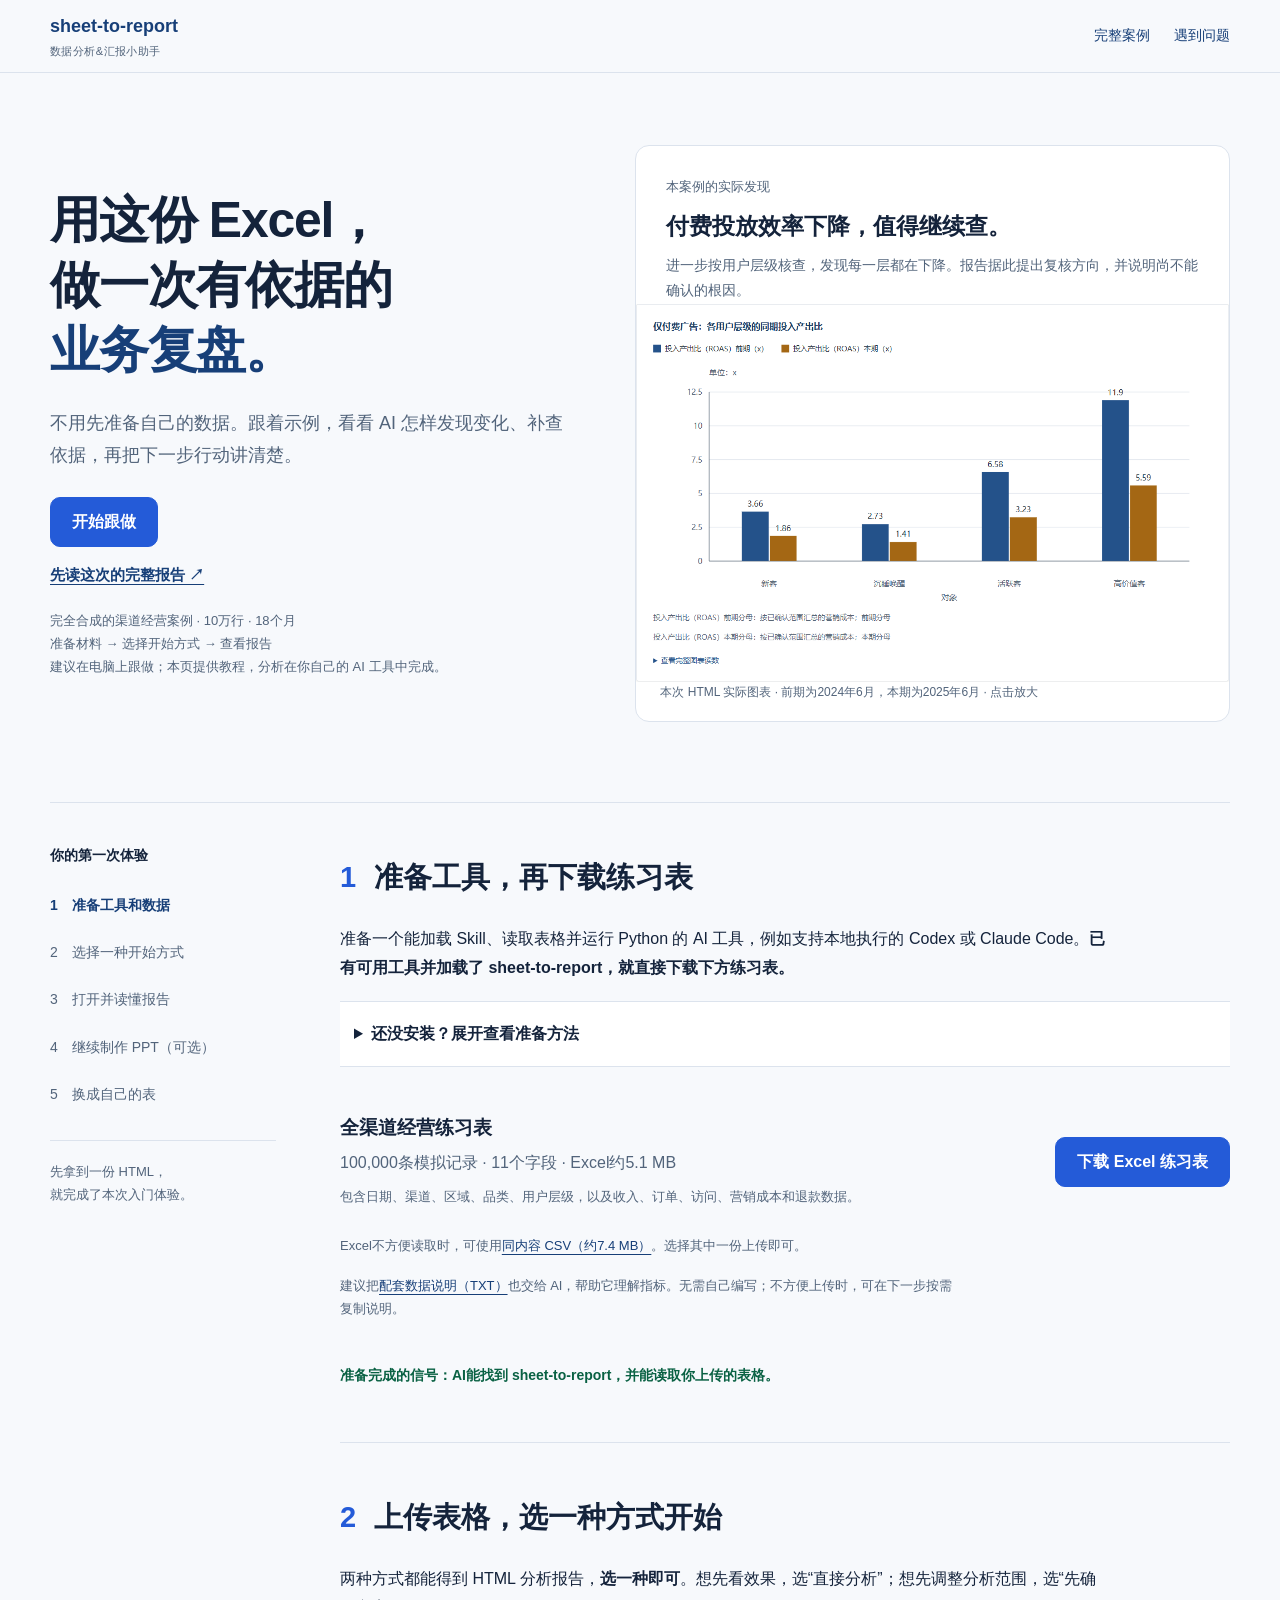
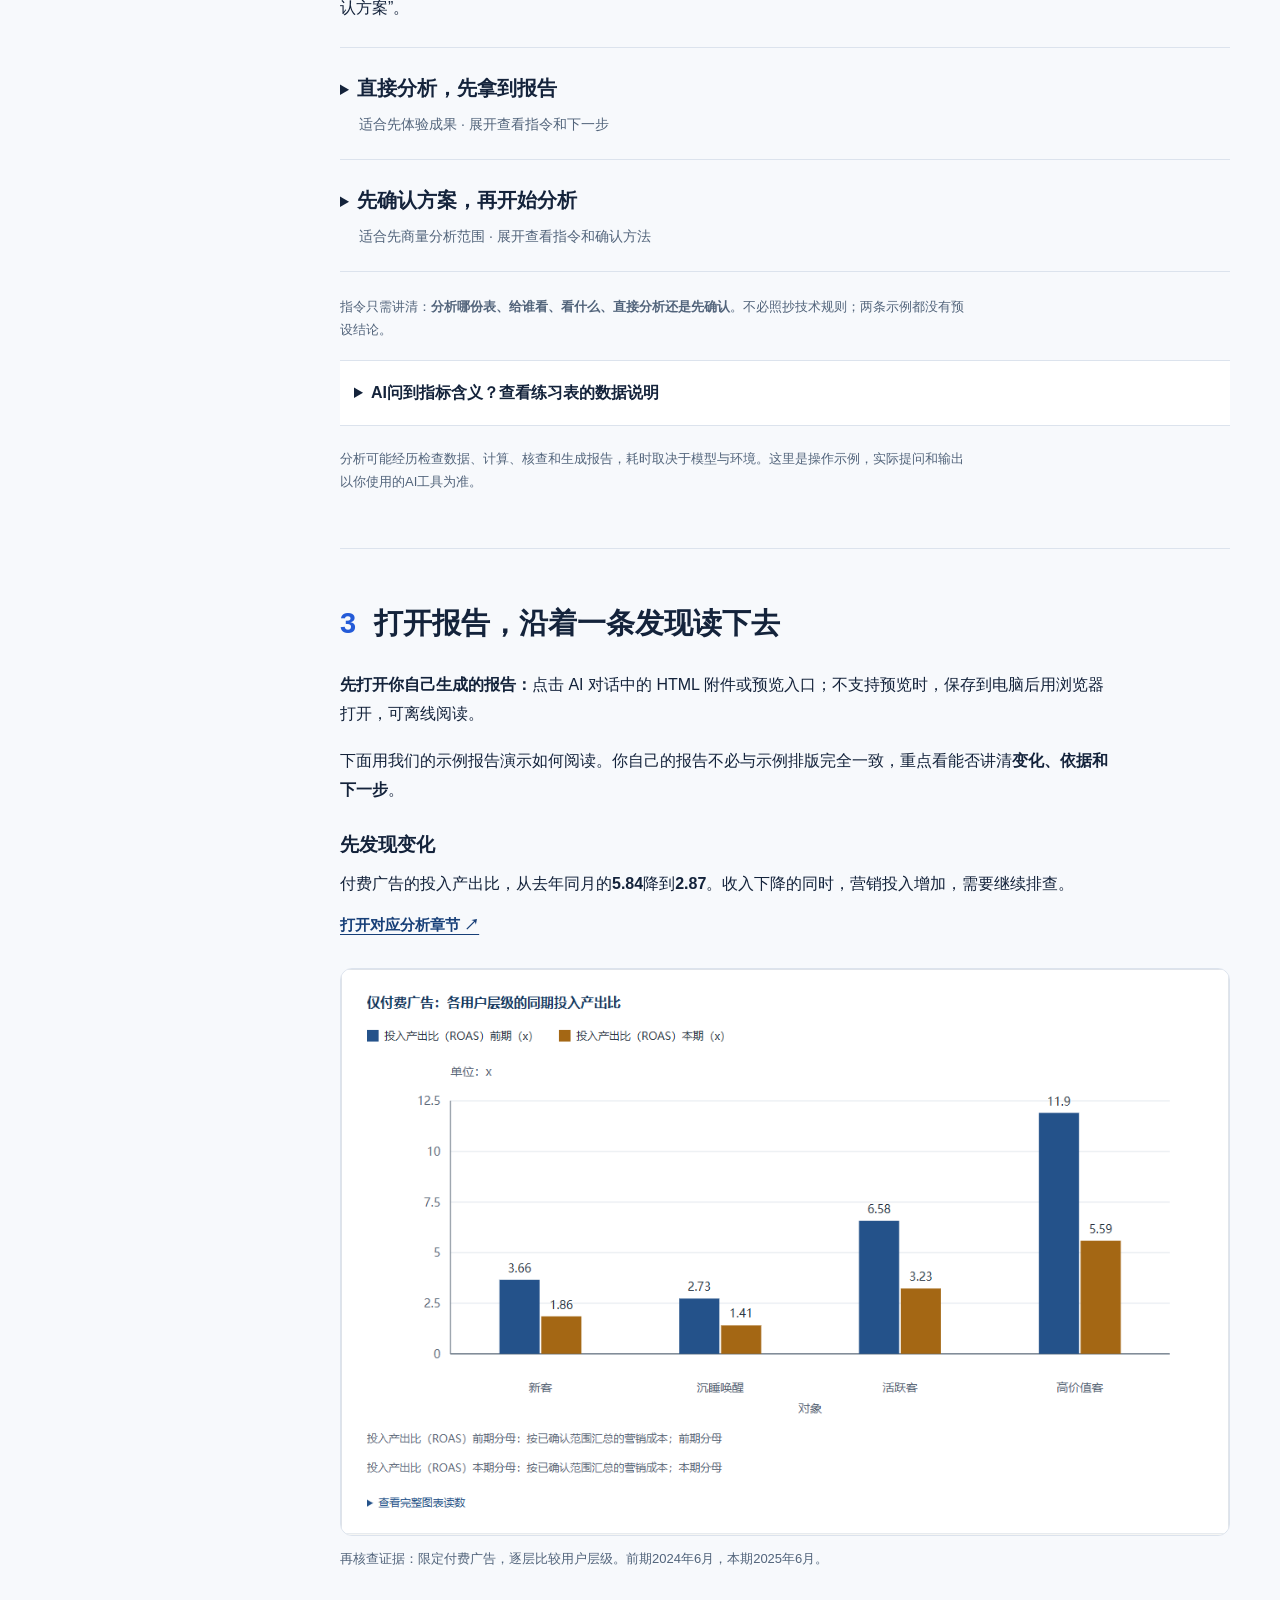
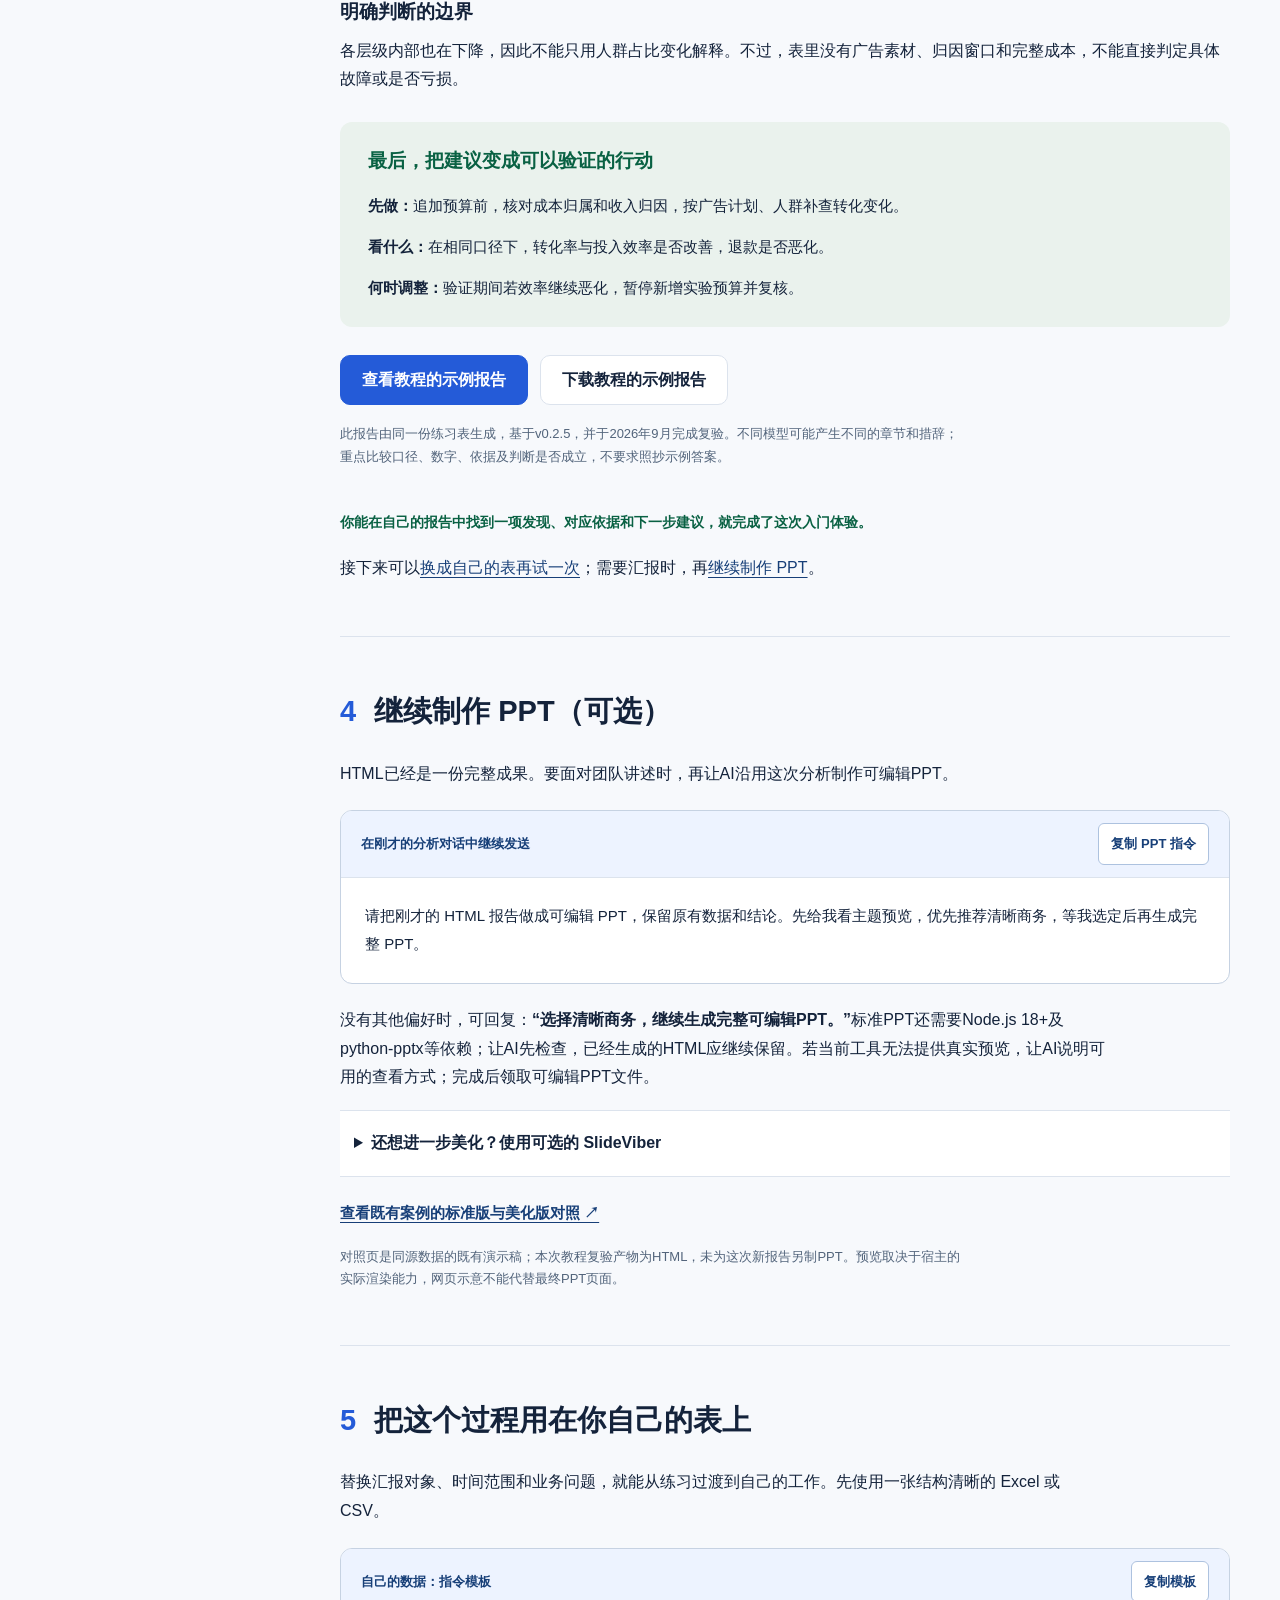
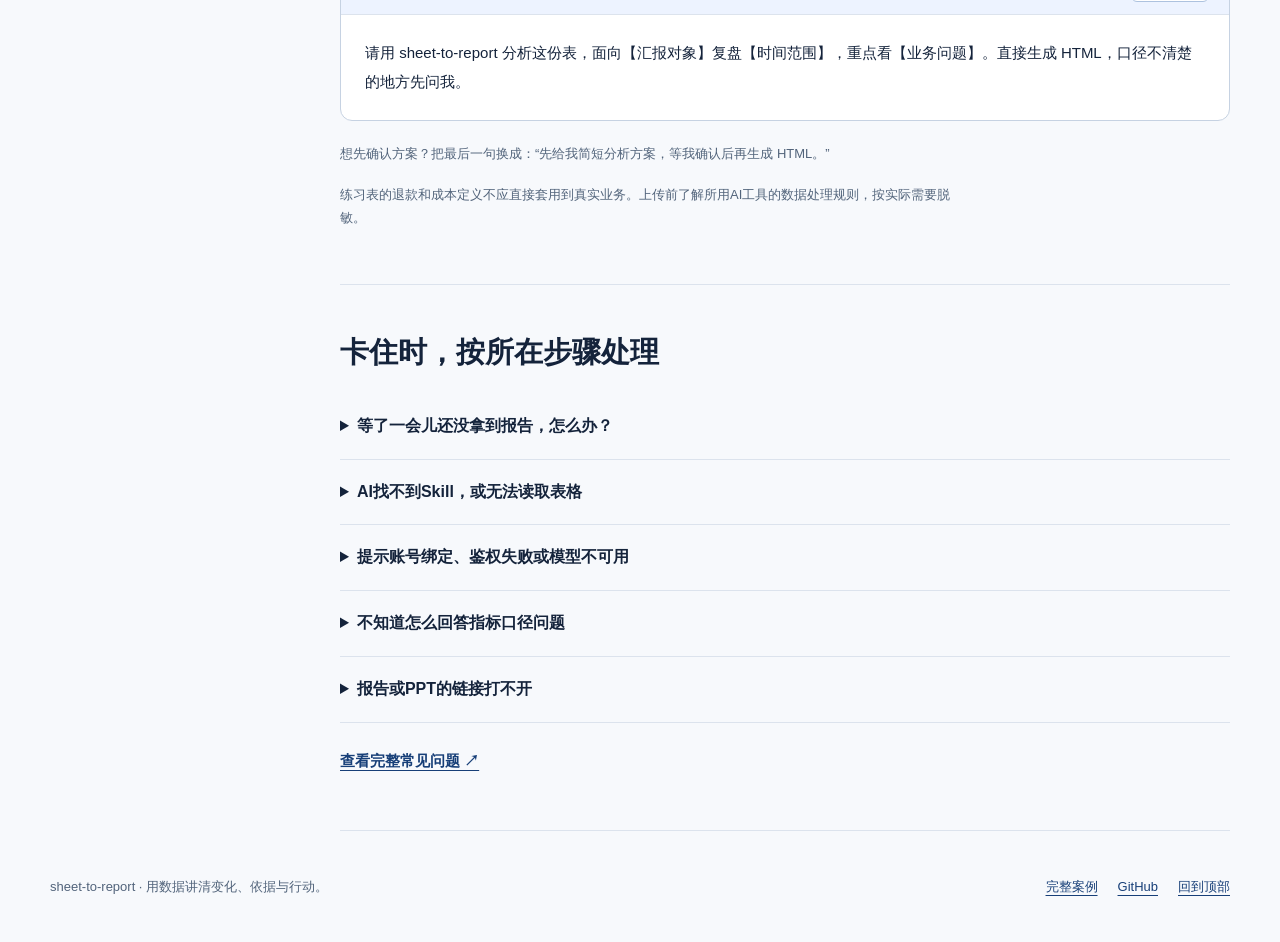
<file: docs/guide.html>
<!doctype html>
<html lang="zh-CN">
<head>
<meta charset="utf-8"><meta name="viewport" content="width=device-width,initial-scale=1">
<meta name="description" content="下载10万行完全合成的经营练习表，跟着三步体验 sheet-to-report：准备材料、选择开始方式、查看报告；按需继续制作PPT。">
<meta name="theme-color" content="#173f78"><title>跟着示例做一次｜sheet-to-report</title>
<link rel="stylesheet" href="assets/guide/guide.css">
</head>
<body>
<a class="skip" href="#start">跳到操作步骤</a>
<header class="topbar"><div class="top-inner"><a class="brand" href="index.html">sheet-to-report<span>数据分析&amp;汇报小助手</span></a><nav aria-label="站点导航"><a href="index.html">完整案例</a><a href="#help">遇到问题</a></nav></div></header>
<main>
<section class="intro wrap" aria-labelledby="title">
 <div><h1 id="title">用这份 Excel，<br>做一次有依据的<br><em>业务复盘。</em></h1><p class="lead">不用先准备自己的数据。跟着示例，看看 AI 怎样发现变化、补查依据，再把下一步行动讲清楚。</p><a class="button primary" href="#start">开始跟做</a><a class="text-link" href="guide-report.html" target="_blank" rel="noopener">先读这次的完整报告 ↗</a><p class="caption">完全合成的渠道经营案例 · 10万行 · 18个月<br>准备材料 → 选择开始方式 → 查看报告<br>建议在电脑上跟做；本页提供教程，分析在你自己的 AI 工具中完成。</p></div>
 <figure class="hero-proof"><div class="proof-heading"><span>本案例的实际发现</span><strong>付费投放效率下降，值得继续查。</strong><p>进一步按用户层级核查，发现每一层都在下降。报告据此提出复核方向，并说明尚不能确认的根因。</p></div><a href="assets/guide/paid-segments.png" target="_blank" rel="noopener" aria-label="打开付费用户层级图大图"><img src="assets/guide/paid-segments.png" width="1064" height="680" alt="仅付费广告：新客、沉睡唤醒、活跃客和高价值客的投入产出比，2025年6月均低于2024年6月"></a><figcaption>本次 HTML 实际图表 · 前期为2024年6月，本期为2025年6月 · 点击放大</figcaption></figure>
</section>
<div class="walkthrough wrap">
 <aside class="contents"><p>你的第一次体验</p><nav aria-label="教程步骤"><a href="#start">1　准备工具和数据</a><a href="#ask">2　选择一种开始方式</a><a href="#read">3　打开并读懂报告</a><a href="#ppt">4　继续制作 PPT（可选）</a><a href="#own">5　换成自己的表</a></nav><p class="small">先拿到一份 HTML，<br>就完成了本次入门体验。</p></aside>
 <div class="steps">
 <section class="step" id="start" aria-labelledby="start-title"><div class="step-heading"><span class="step-number">1</span><h2 id="start-title">准备工具，再下载练习表</h2></div>
 <p>准备一个能加载 Skill、读取表格并运行 Python 的 AI 工具，例如支持本地执行的 Codex 或 Claude Code。<strong>已有可用工具并加载了 sheet-to-report，就直接下载下方练习表。</strong></p>
 <details class="help-block" id="install"><summary>还没安装？展开查看准备方法</summary><div class="details-body"><p>平台上的展示页负责介绍和下载，分析需在支持执行的 AI 工具中完成。例如，你可以在支持本地执行的 Codex 或 Claude Code 中加载本 Skill。以下安装入口来自项目现有说明；不同工具的菜单和授权方式可能不同。</p>
 <h3>使用兼容 Agent Skills 的安装器</h3><p>若电脑已有 Node.js，在终端运行下面的命令，按安装器提示选择你实际使用的工具。命令由兼容安装器执行，不是发给模型的分析话术。</p><div class="copy-box compact"><pre id="install-command">npx skills add https://github.com/majichuan/sheet-to-report --skill sheet-to-report</pre><button type="button" data-copy="install-command" data-copy-destination="terminal">复制安装命令</button></div>
 <h3>使用 Claude Code 插件入口</h3><p>在 Claude Code 中依次执行：</p><div class="copy-box compact"><pre id="claude-command">/plugin marketplace add majichuan/sheet-to-report
/plugin install sheet-to-report@majichuan-skills</pre><button type="button" data-copy="claude-command" data-copy-destination="claude">复制两条命令</button></div><p class="small">这是作者维护的 GitHub 插件入口，不代表官方社区目录收录。</p>
 <p>也可按所用工具的说明导入 <a href="https://github.com/majichuan/sheet-to-report/releases/tag/v0.2.5" target="_blank" rel="noopener">v0.2.5 发布包</a>，保持整个 Skill 目录完整。HTML 需要 Python 3.10+、pandas、NumPy 和 openpyxl；让 AI 按 <a href="https://github.com/majichuan/sheet-to-report/blob/main/INSTALL.md" target="_blank" rel="noopener">安装与环境说明</a>检查并解释缺项。PPT 的额外依赖到可选阶段再检查。</p>
 </div></details>
 <div class="download-row"><div><h3>全渠道经营练习表</h3><p>100,000条模拟记录 · 11个字段 · Excel约5.1 MB</p><p class="small">包含日期、渠道、区域、品类、用户层级，以及收入、订单、访问、营销成本和退款数据。</p></div><a class="button primary" href="downloads/sheet-to-report-100k.xlsx" download>下载 Excel 练习表</a></div>
 <p class="small">Excel不方便读取时，可使用<a href="downloads/sheet-to-report-100k.csv" download>同内容 CSV（约7.4 MB）</a>。选择其中一份上传即可。</p>
 <p class="small">建议把<a href="downloads/sheet-to-report-100k-notes.txt" download>配套数据说明（TXT）</a>也交给 AI，帮助它理解指标。无需自己编写；不方便上传时，可在下一步按需复制说明。</p>
 <p class="done">准备完成的信号：AI能找到 sheet-to-report，并能读取你上传的表格。</p>
 </section>
 <section class="step" id="ask" aria-labelledby="ask-title"><div class="step-heading"><span class="step-number">2</span><h2 id="ask-title">上传表格，选一种方式开始</h2></div>
 <p>两种方式都能得到 HTML 分析报告，<strong>选一种即可</strong>。想先看效果，选“直接分析”；想先调整分析范围，选“先确认方案”。</p>
 <div class="start-options">
 <details class="start-option" id="direct-route"><summary><span class="route-title">直接分析，先拿到报告</span><span class="route-hint">适合先体验成果 · 展开查看指令和下一步</span></summary><div class="details-body">
 <p>在 AI 工具中上传练习表和配套数据说明，复制下面的指令，粘贴到<strong>同一个对话</strong>并发送：</p>
 <div class="copy-box"><div class="copy-head"><span>直接分析：首次指令</span><button type="button" data-copy="first-prompt">复制指令</button></div><p id="first-prompt" class="prompt" tabindex="0">请用 sheet-to-report 分析这份经营表，面向业务负责人复盘2025年6月，比较上月和去年同月，重点看规模变化、渠道效率和退款风险。直接生成 HTML 报告，口径不清楚的地方先问我。</p></div>
 <p><strong>接下来：</strong>AI检查数据并分析，完成后交付 HTML。遇到会影响结论的歧义时，它仍会询问你；直接分析不等于省略必要确认。</p><a class="text-link" href="#read">拿到报告后，继续第3步 ↗</a>
 </div></details>
 <details class="start-option" id="confirm"><summary><span class="route-title">先确认方案，再开始分析</span><span class="route-hint">适合先商量分析范围 · 展开查看指令和确认方法</span></summary><div class="details-body">
 <p>在 AI 工具中上传练习表和配套数据说明，复制下面的指令，粘贴到<strong>同一个对话</strong>并发送：</p>
 <div class="copy-box"><div class="copy-head"><span>先确认方案：首次指令</span><button type="button" data-copy="plan-prompt">复制指令</button></div><p id="plan-prompt" class="prompt" tabindex="0">请用 sheet-to-report 分析这份经营表，面向业务负责人复盘2025年6月，比较上月和去年同月，重点看规模变化、渠道效率和退款风险。先给我简短分析方案和需确认的问题，等我确认后再生成 HTML。</p></div>
 <p><strong>接下来：</strong>AI先给出简短方案，等你确认再生成报告。核对它理解的时间范围、业务问题和指标含义；不符合需求就直接告诉它怎么改。</p>
 <p class="small">本练习看2025年6月，对比2025年5月和2024年6月；关注规模、渠道效率和退款风险。指标含义见配套数据说明，不确定时可以说：“请解释这两种口径会怎样影响结论。”</p>
 <div class="copy-box"><div class="copy-head"><span>核对无误后，再回复</span><button type="button" data-copy="confirm-prompt">复制确认回复</button></div><p id="confirm-prompt" class="prompt" tabindex="0">方案符合我的需求，请按这个方案生成 HTML 报告。</p></div>
 <p class="small">如果 AI 跳过确认就开始分析，可以提醒：“先给我分析方案，等我确认后再生成。”</p><a class="text-link" href="#read">拿到报告后，继续第3步 ↗</a>
 </div></details>
 </div>
 <p class="small">指令只需讲清：<strong>分析哪份表、给谁看、看什么、直接分析还是先确认</strong>。不必照抄技术规则；两条示例都没有预设结论。</p>
 <details class="help-block" id="data-notes"><summary>AI问到指标含义？查看练习表的数据说明</summary><div class="details-body"><p>已上传配套说明时，可提醒AI查看附件。不方便上传时，把下面的说明复制给AI；真实业务应使用你自己的定义。</p><div class="copy-box"><div class="copy-head"><span>仅适用于这份模拟练习表</span><button type="button" data-copy="data-definitions">复制数据说明</button></div><p id="data-definitions" class="prompt" tabindex="0">这份练习表每行是一条模拟经营汇总记录，不代表单个订单或用户。收入为退款前金额；退款金额率=退款金额合计/收入合计，转化率=订单数合计/访问量合计，投入产出比=收入合计/营销成本合计。比例用汇总后的分子除以分母，分母为零时单独说明。零订单记录的营销成本仍计入，投入产出比不等于利润率。退款与同条记录关联，没有实际退款发生日期。表中没有用户ID，不能计算真实留存或去重人数。</p></div></div></details>
 <p class="small">分析可能经历检查数据、计算、核查和生成报告，耗时取决于模型与环境。这里是操作示例，实际提问和输出以你使用的AI工具为准。</p>
 </section>
 <section class="step" id="read" aria-labelledby="read-title"><div class="step-heading"><span class="step-number">3</span><h2 id="read-title">打开报告，沿着一条发现读下去</h2></div><p><strong>先打开你自己生成的报告：</strong>点击 AI 对话中的 HTML 附件或预览入口；不支持预览时，保存到电脑后用浏览器打开，可离线阅读。</p><p>下面用我们的示例报告演示如何阅读。你自己的报告不必与示例排版完全一致，重点看能否讲清<strong>变化、依据和下一步</strong>。</p>
 <article class="finding"><h3>先发现变化</h3><p>付费广告的投入产出比，从去年同月的<strong>5.84</strong>降到<strong>2.87</strong>。收入下降的同时，营销投入增加，需要继续排查。</p><a class="text-link" href="guide-report.html#paid-efficiency" target="_blank" rel="noopener">打开对应分析章节 ↗</a></article>
 <figure class="evidence-figure"><a href="assets/guide/paid-segments.png" target="_blank" rel="noopener" aria-label="放大用户层级核查图"><img src="assets/guide/paid-segments.png" alt="付费广告四类用户层级同比投入产出比均下降，进一步核查总体变化的证据" width="1064" height="680" loading="lazy"></a><figcaption>再核查证据：限定付费广告，逐层比较用户层级。前期2024年6月，本期2025年6月。</figcaption></figure>
 <article class="finding"><h3>明确判断的边界</h3><p>各层级内部也在下降，因此不能只用人群占比变化解释。不过，表里没有广告素材、归因窗口和完整成本，不能直接判定具体故障或是否亏损。</p></article>
 <article class="action-note"><h3>最后，把建议变成可以验证的行动</h3><p><strong>先做：</strong>追加预算前，核对成本归属和收入归因，按广告计划、人群补查转化变化。</p><p><strong>看什么：</strong>在相同口径下，转化率与投入效率是否改善，退款是否恶化。</p><p><strong>何时调整：</strong>验证期间若效率继续恶化，暂停新增实验预算并复核。</p></article>
 <div class="actions"><a class="button primary" href="guide-report.html" target="_blank" rel="noopener">查看教程的示例报告</a><a class="button" href="guide-report.html" download="sheet-to-report-练习案例报告.html">下载教程的示例报告</a></div>
 <p class="small">此报告由同一份练习表生成，基于v0.2.5，并于2026年9月完成复验。不同模型可能产生不同的章节和措辞；重点比较口径、数字、依据及判断是否成立，不要求照抄示例答案。</p><p class="done">你能在自己的报告中找到一项发现、对应依据和下一步建议，就完成了这次入门体验。</p><p class="next-options">接下来可以<a href="#own">换成自己的表再试一次</a>；需要汇报时，再<a href="#ppt">继续制作 PPT</a>。</p>
 </section>
 <section class="step optional" id="ppt" aria-labelledby="ppt-title"><div class="step-heading"><span class="step-number">4</span><h2 id="ppt-title">继续制作 PPT（可选）</h2></div><p>HTML已经是一份完整成果。要面对团队讲述时，再让AI沿用这次分析制作可编辑PPT。</p>
 <div class="copy-box"><div class="copy-head"><span>在刚才的分析对话中继续发送</span><button type="button" data-copy="ppt-prompt">复制 PPT 指令</button></div><p id="ppt-prompt" class="prompt" tabindex="0">请把刚才的 HTML 报告做成可编辑 PPT，保留原有数据和结论。先给我看主题预览，优先推荐清晰商务，等我选定后再生成完整 PPT。</p></div>
 <p>没有其他偏好时，可回复：<strong>“选择清晰商务，继续生成完整可编辑PPT。”</strong>标准PPT还需要Node.js 18+及python-pptx等依赖；让AI先检查，已经生成的HTML应继续保留。若当前工具无法提供真实预览，让AI说明可用的查看方式；完成后领取可编辑PPT文件。</p>
 <details class="help-block"><summary>还想进一步美化？使用可选的 SlideViber</summary><div class="details-body"><p>SlideViber需另行安装。美化时沿用相同分析和已选主题，另外保存美化稿，标准稿保留。</p><div class="copy-box"><div class="copy-head"><span>在同一对话中继续美化</span><button type="button" data-copy="beautify-prompt">复制美化指令</button></div><p id="beautify-prompt" class="prompt" tabindex="0">请用 SlideViber 美化刚才的 PPT，保留原有数据、结论和主题，另存一份美化版。未安装的话，请先告诉我怎么安装。</p></div><a href="https://github.com/tf71991/slideviber-skill" target="_blank" rel="noopener">查看 SlideViber 安装说明 ↗</a></div></details>
 <p><a class="text-link" href="index.html#comparison">查看既有案例的标准版与美化版对照 ↗</a></p><p class="small">对照页是同源数据的既有演示稿；本次教程复验产物为HTML，未为这次新报告另制PPT。预览取决于宿主的实际渲染能力，网页示意不能代替最终PPT页面。</p>
 </section>
 <section class="step" id="own" aria-labelledby="own-title"><div class="step-heading"><span class="step-number">5</span><h2 id="own-title">把这个过程用在你自己的表上</h2></div><p>替换汇报对象、时间范围和业务问题，就能从练习过渡到自己的工作。先使用一张结构清晰的 Excel 或 CSV。</p><div class="copy-box"><div class="copy-head"><span>自己的数据：指令模板</span><button type="button" data-copy="own-prompt">复制模板</button></div><p id="own-prompt" class="prompt" tabindex="0">请用 sheet-to-report 分析这份表，面向【汇报对象】复盘【时间范围】，重点看【业务问题】。直接生成 HTML，口径不清楚的地方先问我。</p></div><p class="small">想先确认方案？把最后一句换成：“先给我简短分析方案，等我确认后再生成 HTML。”</p><p class="small">练习表的退款和成本定义不应直接套用到真实业务。上传前了解所用AI工具的数据处理规则，按实际需要脱敏。</p></section>
 <section class="step" id="help" aria-labelledby="help-title"><h2 id="help-title">卡住时，按所在步骤处理</h2><div class="faq"><details><summary>等了一会儿还没拿到报告，怎么办？</summary><p>可以问：“现在进行到哪一步？还需要我提供什么？”先看AI是否正在执行或等待你确认。若已报错，让AI说明卡在哪一步、下一步怎么处理，并保留已生成的文件；无需反复发送整段首次指令。</p></details><details><summary>AI找不到Skill，或无法读取表格</summary><p>确认Skill已经加载，上传的是Excel或CSV文件而不是网页地址。让AI说明缺少哪项能力。需要安装时返回<a href="#install" data-expand="install">准备步骤</a>。</p></details><details><summary>提示账号绑定、鉴权失败或模型不可用</summary><p>先按所用AI平台的提示检查模型访问权限。这类问题发生在宿主侧，不需要为此重做表格。平台实验场不是本教程的必经步骤。</p></details><details><summary>不知道怎么回答指标口径问题</summary><p>可以回复：“请用这份表的字段解释两种口径有什么差别，以及会影响什么结论。”本练习可查看<a href="#data-notes" data-expand="data-notes">配套数据说明</a>；真实业务以你的实际定义为准。</p></details><details><summary>报告或PPT的链接打不开</summary><p>请AI重新提供实际文件或可用附件。HTML保存后可用浏览器打开；PPTX可用PowerPoint或WPS打开。当前宿主支持真实渲染时，可请AI直接展示页面图片；不能渲染时应明确说明。</p></details></div><a class="text-link" href="https://github.com/majichuan/sheet-to-report/blob/main/FAQ.md" target="_blank" rel="noopener">查看完整常见问题 ↗</a></section>
 </div>
</div>
</main>
<footer class="wrap"><p>sheet-to-report · 用数据讲清变化、依据与行动。</p><p><a href="index.html">完整案例</a><a href="https://github.com/majichuan/sheet-to-report" target="_blank" rel="noopener">GitHub</a><a href="#title">回到顶部</a></p></footer>
<div id="copy-status" role="status" aria-live="polite"></div>
<script src="assets/guide/guide.js"></script>
</body></html>
</file>
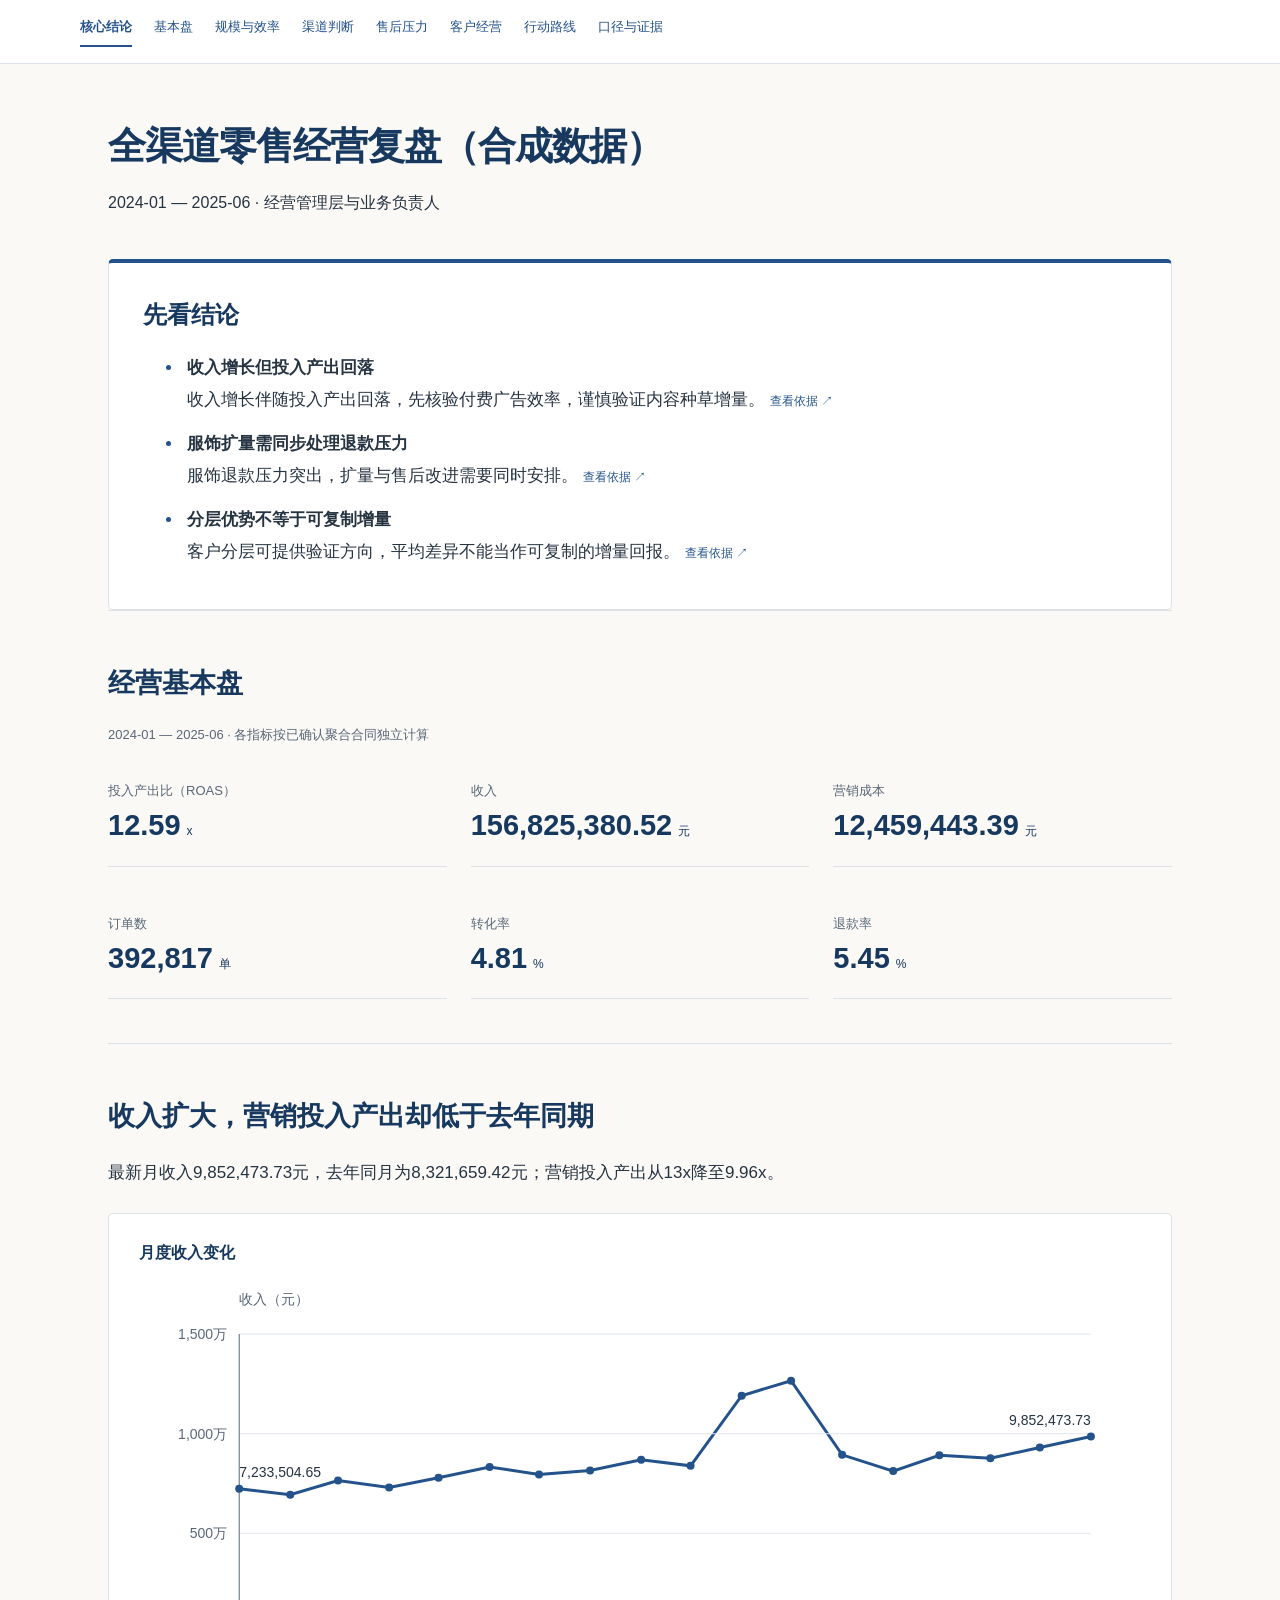
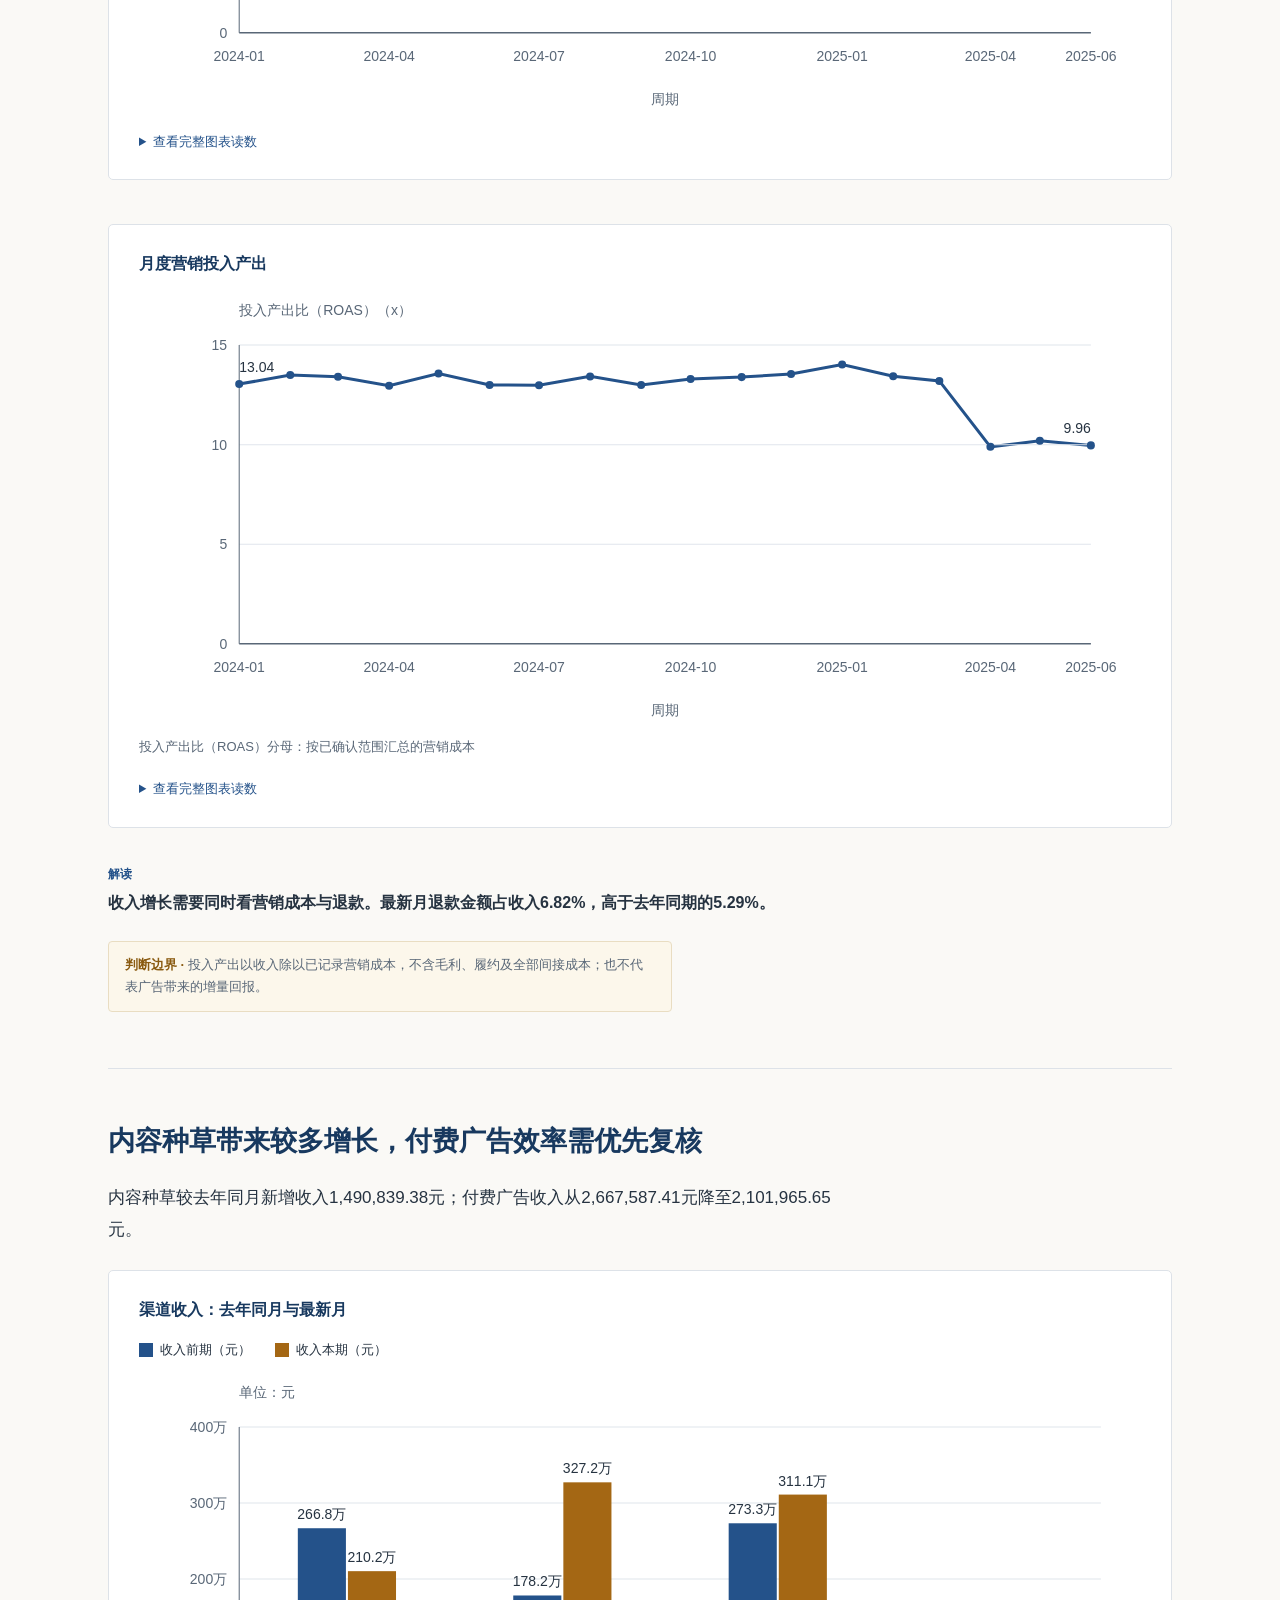
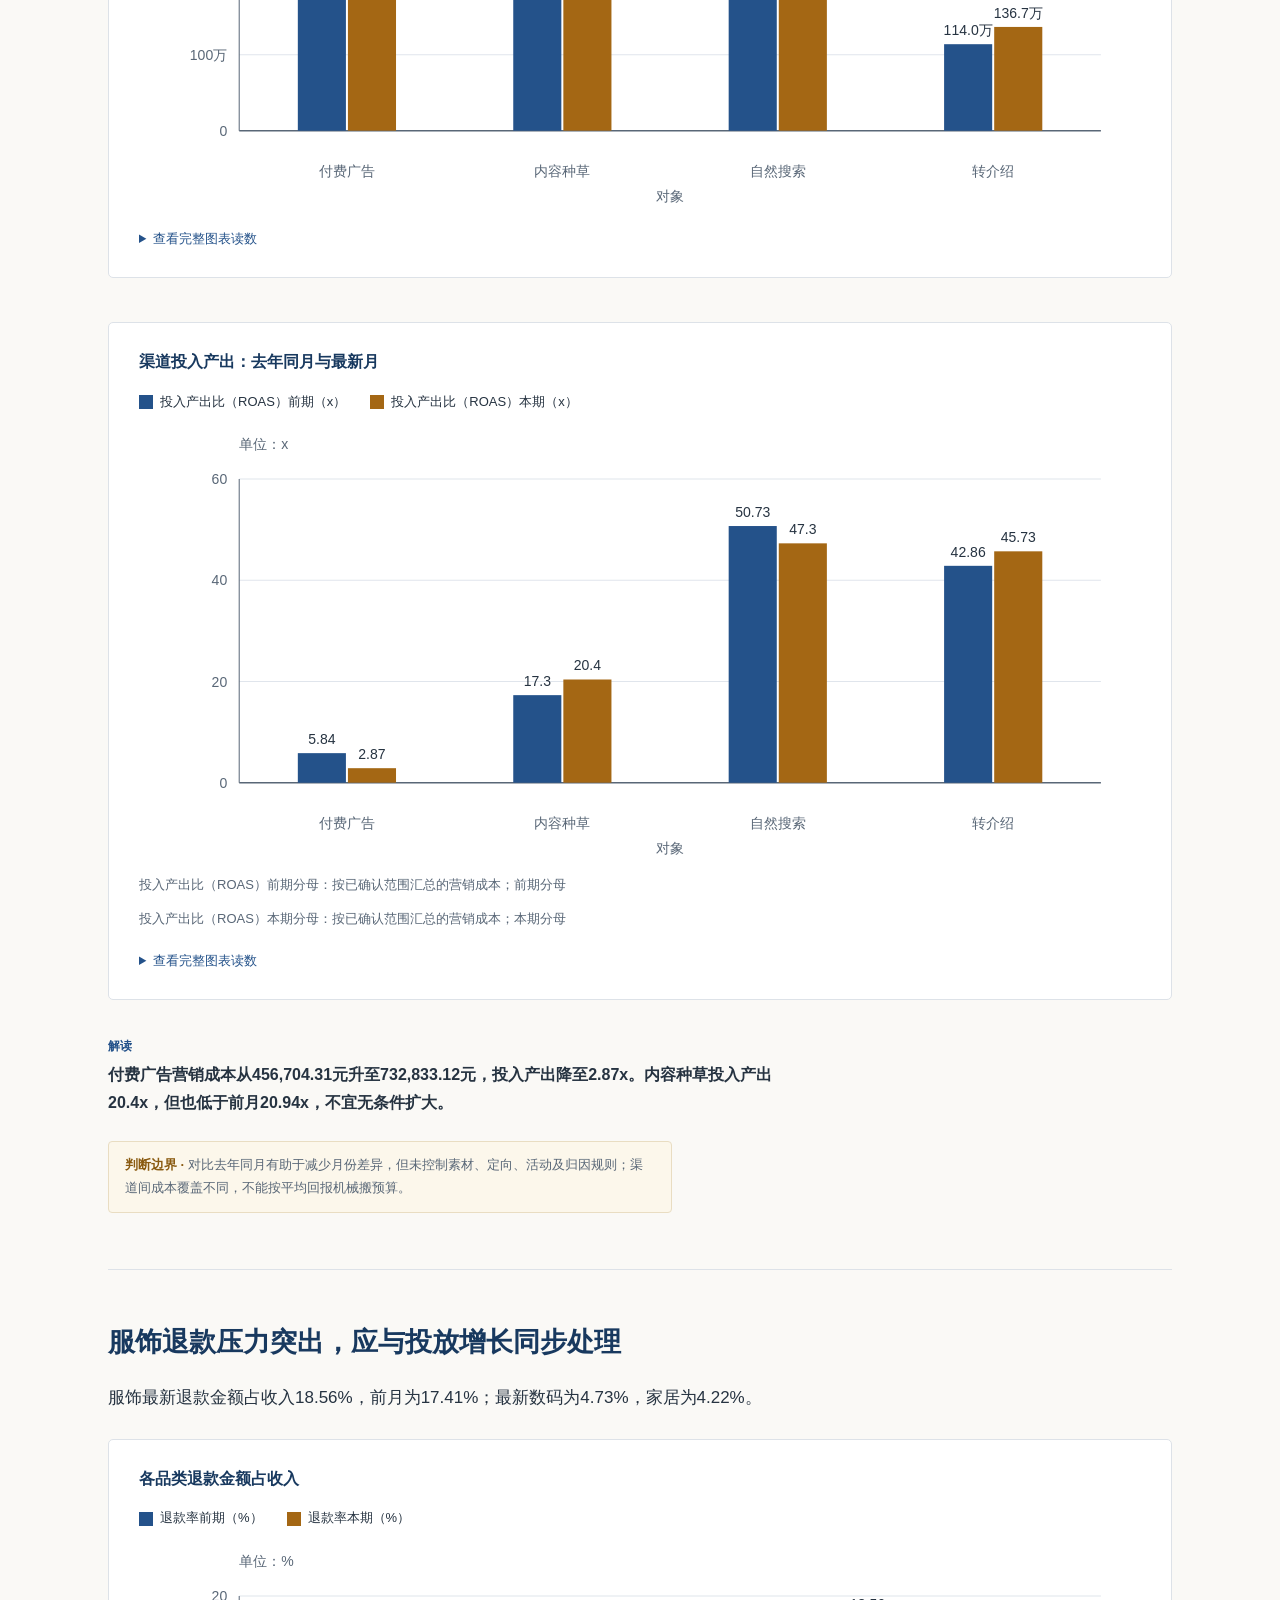
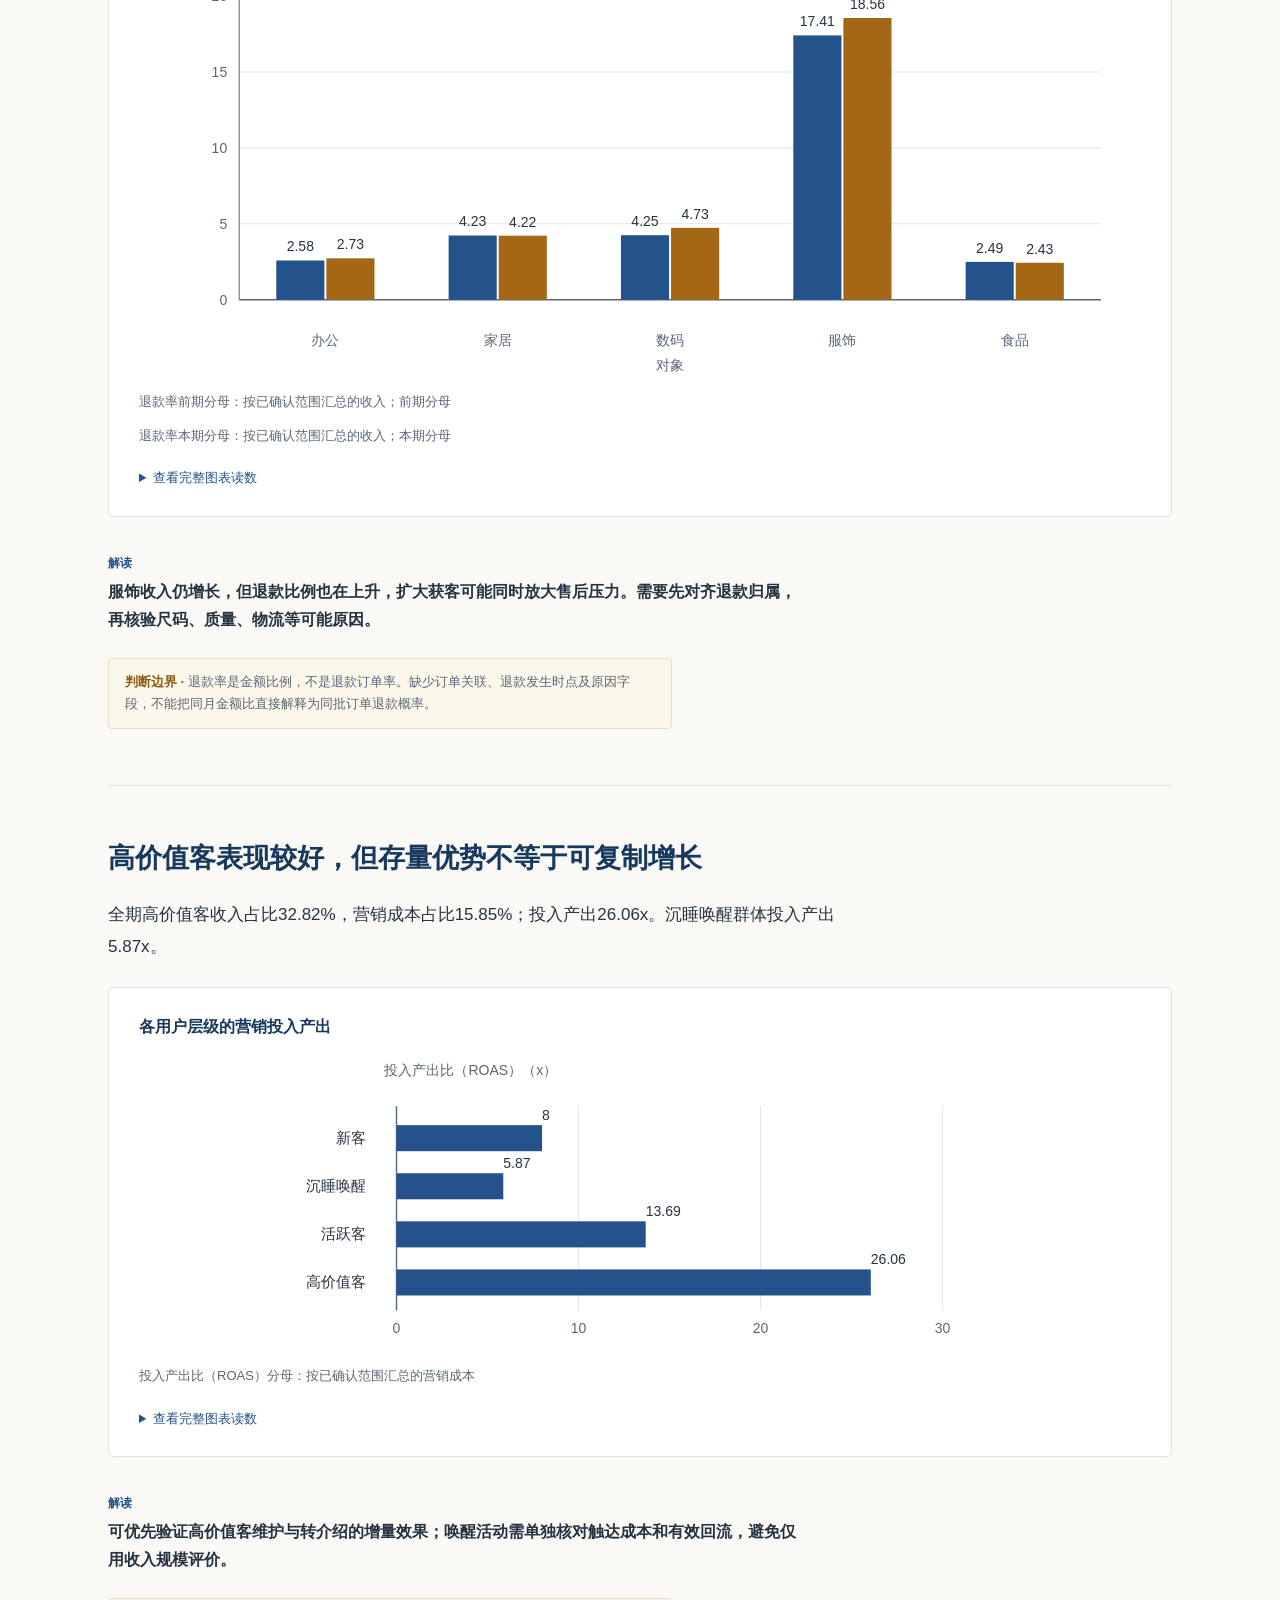
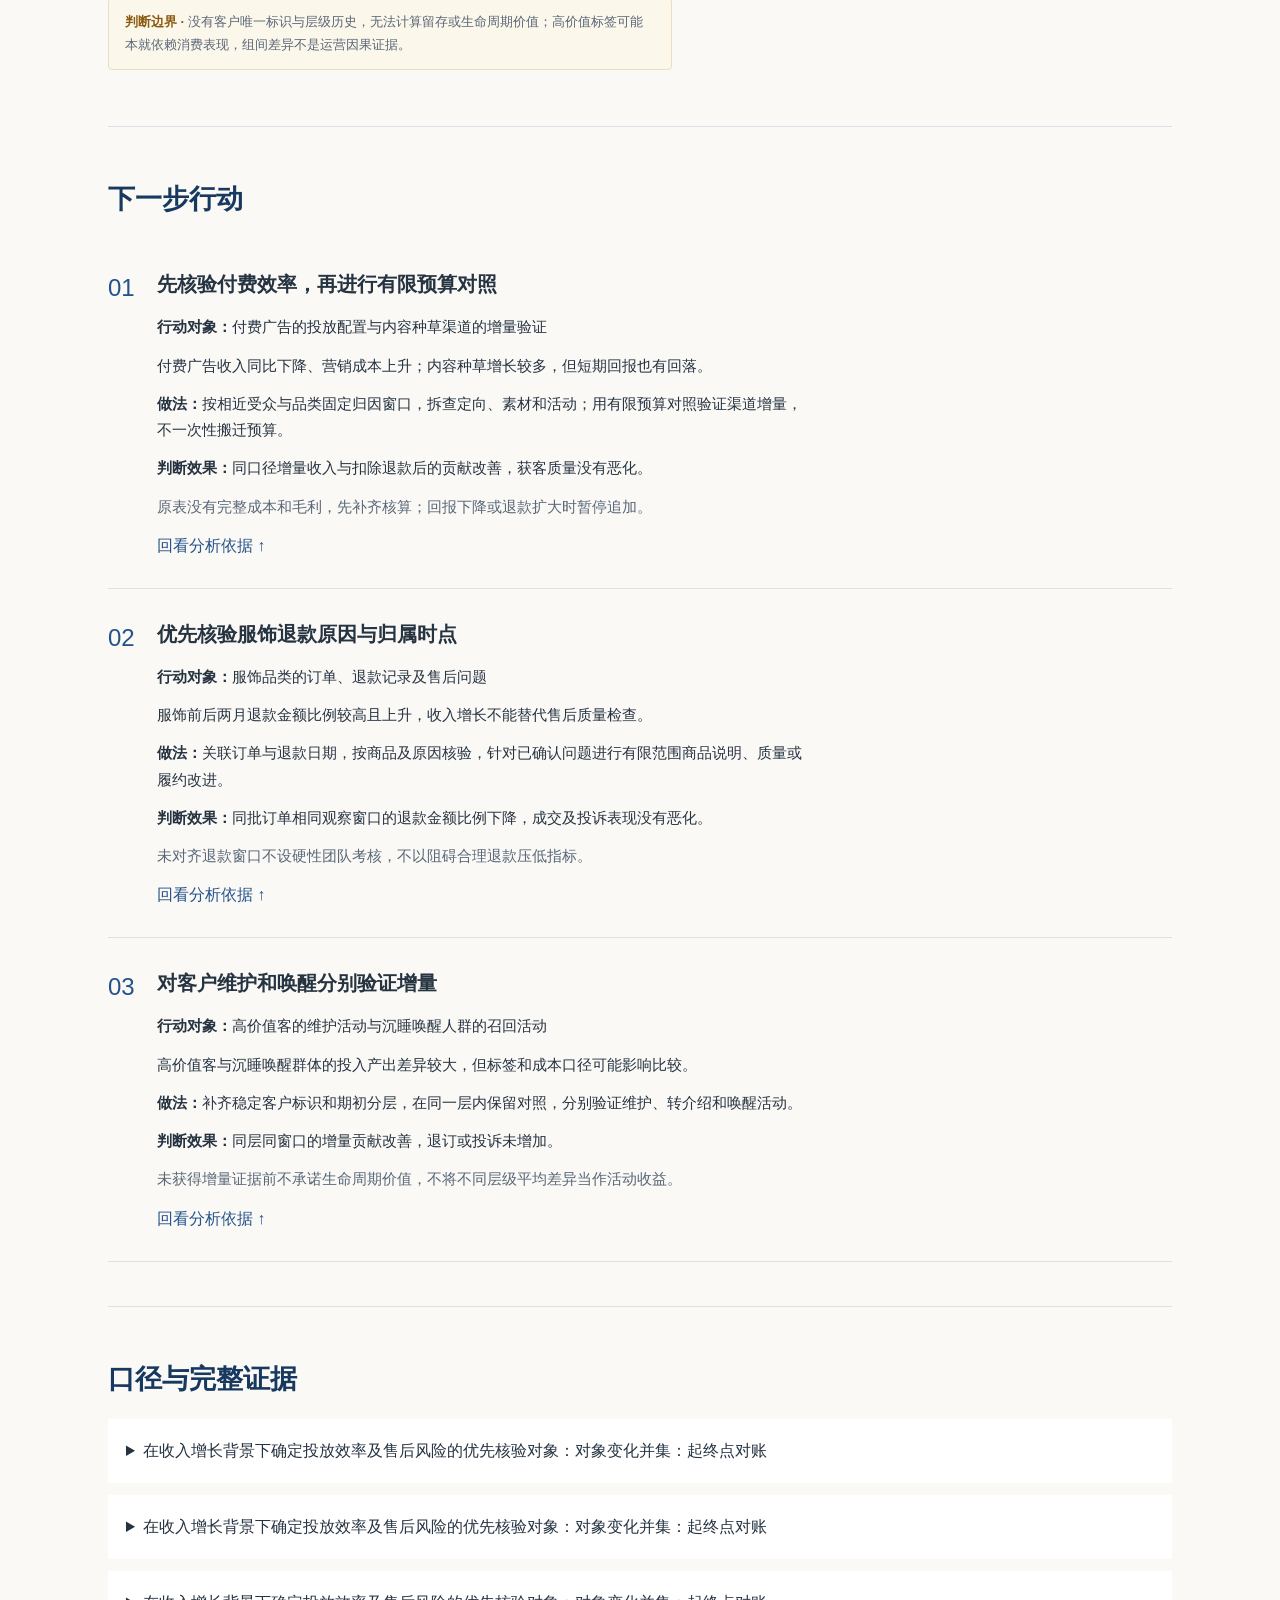
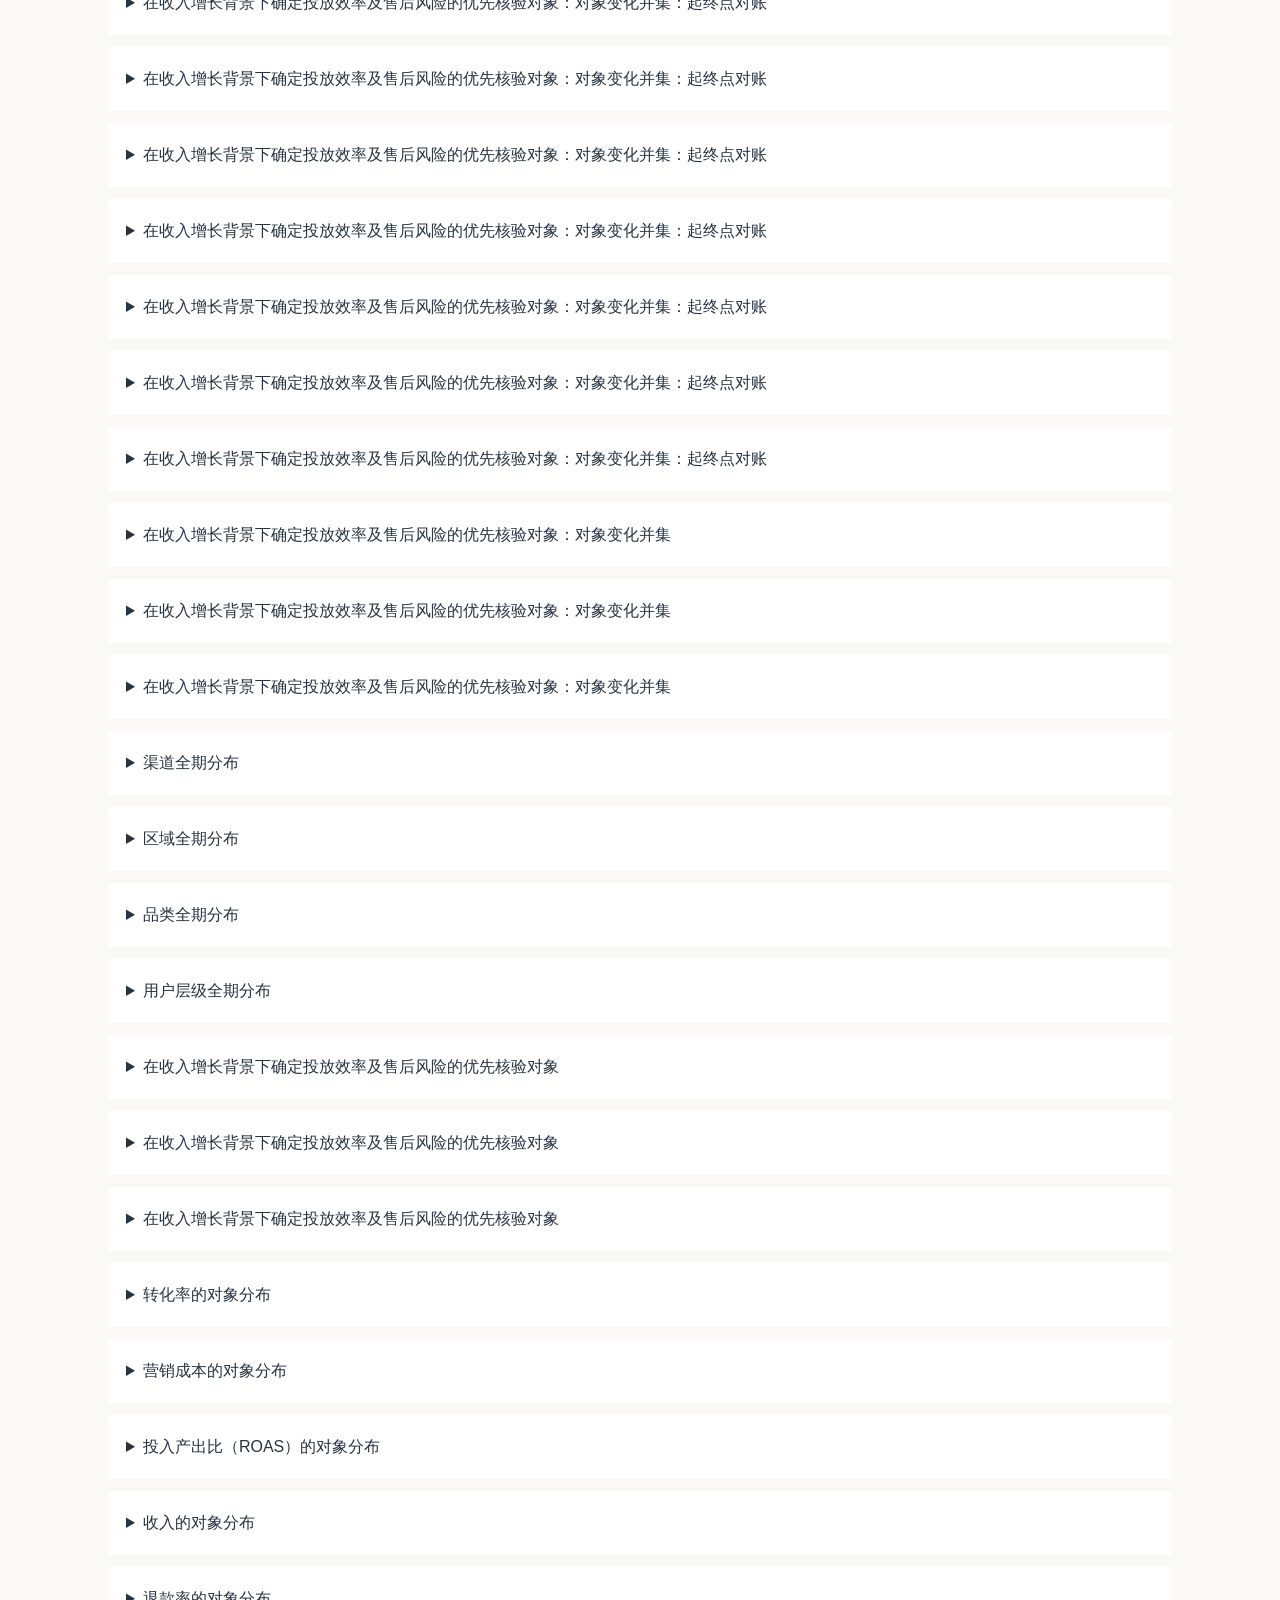
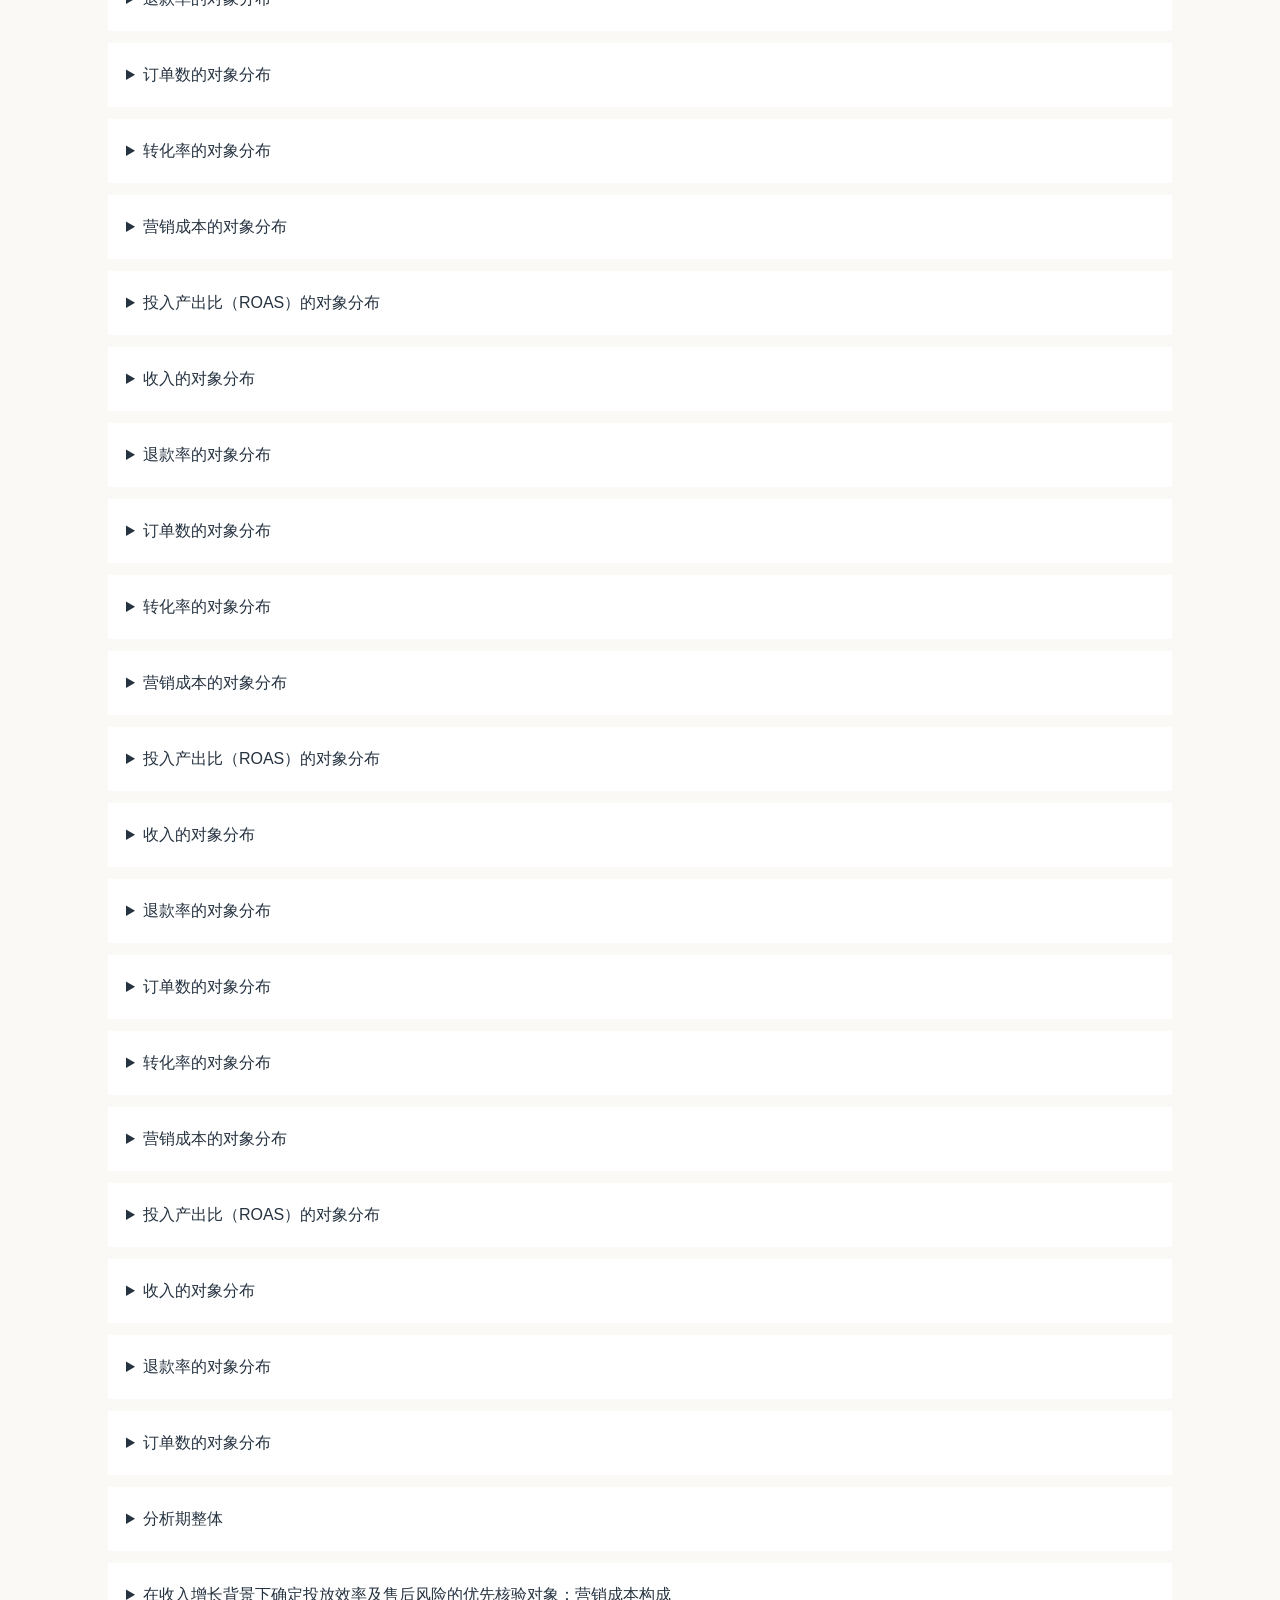
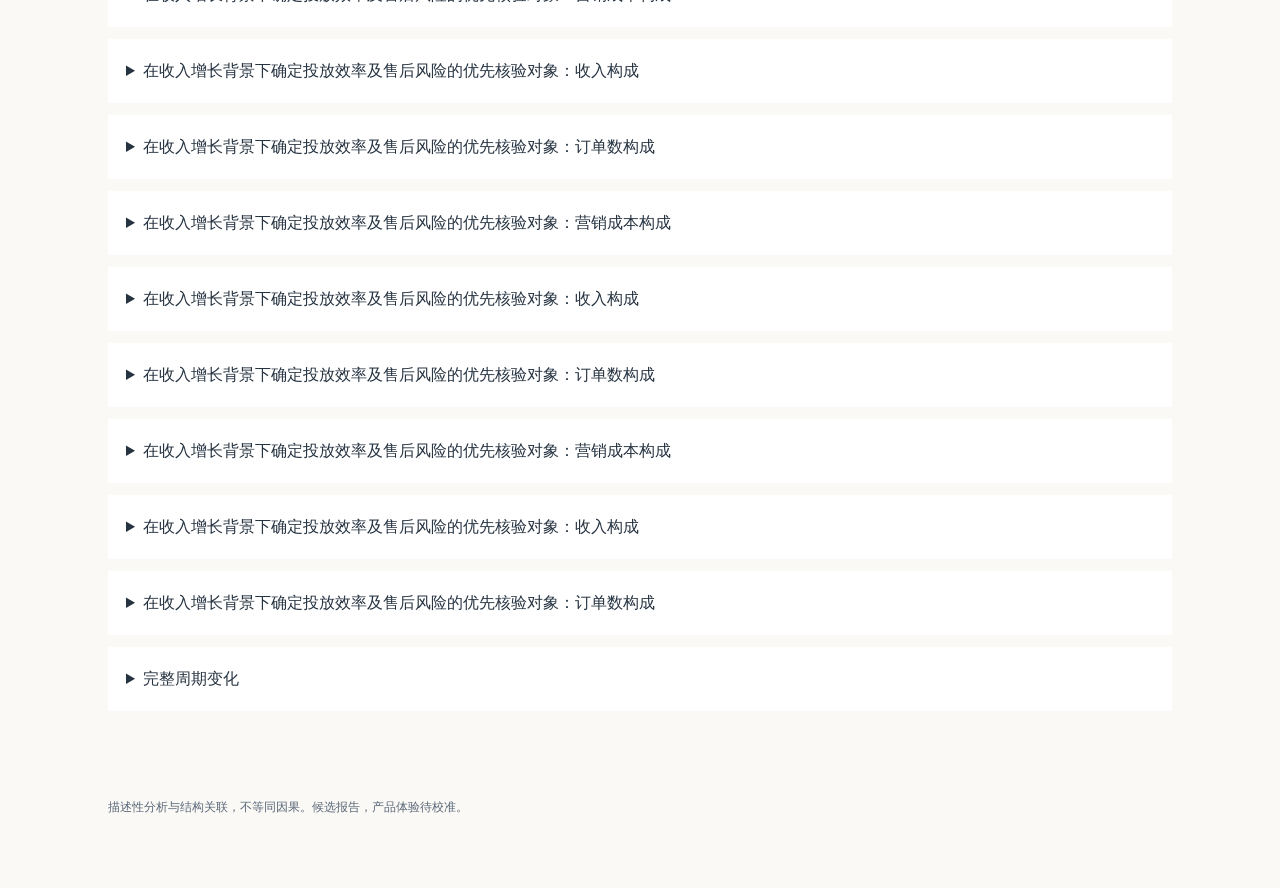
<file: docs/report.html>
<!doctype html><html lang="zh-CN"><head><meta charset="utf-8"><meta name="viewport" content="width=device-width,initial-scale=1"><title>全渠道零售经营复盘（合成数据）</title><style>

:root{--ink:#263341;--muted:#596777;--paper:#faf9f6;--line:#dde2e8;--nav:64px;--blue:#24528a;--green:#167565;--negative:#b94735;--amber:#8a5b11}*{box-sizing:border-box}html{scroll-padding-top:calc(var(--nav) + 16px)}body{margin:0;background:var(--paper);color:var(--ink);font:16px/1.75 "Microsoft YaHei","PingFang SC",sans-serif}nav{position:fixed;inset:0 0 auto;z-index:20;display:flex;gap:22px;padding:16px max(24px,calc((100vw - 1120px)/2));height:var(--nav);background:#fff;border-bottom:1px solid var(--line);overflow-x:auto;white-space:nowrap}a{color:var(--blue);text-decoration:none}a:hover{text-decoration:underline}a:focus-visible,summary:focus-visible{outline:2px solid var(--blue);outline-offset:4px}nav a{font-size:13px}nav a.active{font-weight:bold;border-bottom:2px solid var(--blue)}main{max-width:1120px;margin:auto;padding:calc(var(--nav) + 48px) 28px 70px}header{padding-bottom:30px}h1{font-size:38px;letter-spacing:-1px;line-height:1.4;margin:8px 0 16px;color:#18395f}h2{font-size:27px;line-height:1.5;margin:8px 0 20px;color:#18395f}h3{font-size:20px;margin:0 0 8px}h1,h2{text-wrap:balance}section{padding:44px 0;border-top:1px solid var(--line)}p{margin:12px 0;max-width:78ch}.lead{font-size:17px;line-height:1.9}.limit{font-size:13px;color:var(--muted)}.summary{background:#fff;padding:26px 34px;border:1px solid var(--line);border-top:4px solid var(--blue);border-radius:5px}.summary h2{font-size:24px}.summary li{margin:14px 0;font-size:17px;padding-left:4px}.summary .summary-headline{display:block;font-size:17px;line-height:1.6;font-weight:700;margin:0 0 4px;color:var(--ink)}.summary li::marker{color:var(--blue)}.summary a{font-size:12px;white-space:nowrap}.kpis{display:grid;grid-template-columns:repeat(3,minmax(0,1fr));gap:24px}.kpi{padding:18px 0;border-bottom:1px solid var(--line);min-width:0}.kpi span{font-size:13px;color:var(--muted)}strong{display:block;font-size:29px;line-height:1.5;color:#18395f}small{font-size:12px;margin-left:6px;font-weight:normal}.charts{display:grid;grid-template-columns:repeat(2,minmax(0,1fr));gap:20px;align-items:start}figure{margin:12px 0;padding:22px;background:#fff;border:1px solid var(--line);border-radius:5px;min-width:0}.charts>figure:only-child,figure.primary{grid-column:1/-1}.charts>figure.primary+figure:last-child{grid-column:1/-1}figure.primary{padding:26px 30px}figcaption{font-weight:bold;margin-bottom:16px;color:#18395f;line-height:1.6}figcaption span{display:inline-block;margin-left:10px;font-size:12px;color:var(--muted);font-weight:normal}svg{display:block;width:100%;height:auto;max-height:340px}.axis{font-size:11px;fill:#596777}.meaning{padding:12px 0;font-weight:600;font-size:16px}.meaning::before{content:"解读";display:block;font-size:12px;color:var(--blue);margin-bottom:4px}.charts~.limit{padding:12px 16px;background:#fcf7eb;border:1px solid #e9ddc2;border-radius:4px}.charts~.limit::before{content:"判断边界 · ";color:var(--amber);font-weight:bold}.action{display:flex;gap:22px;padding:28px 0;border-bottom:1px solid var(--line)}.number{font-size:24px;color:var(--blue)}.action p{font-size:15px}details{background:#fff;margin:12px 0;padding:18px}summary{cursor:pointer}.table-scroll{overflow-x:auto;max-height:600px}table{border-collapse:collapse;width:100%;font-size:13px}th,td{padding:10px;text-align:right;border-bottom:1px solid var(--line);white-space:nowrap}th:first-child,td:first-child{text-align:left}th{position:sticky;top:0;background:#f1f4f8}footer{color:var(--muted);font-size:12px;margin-top:30px}.bar-row{padding:9px 0}.bar-heading{display:flex;gap:12px;justify-content:space-between;align-items:baseline;font-size:13px;line-height:1.5}.bar-heading>span{min-width:0;overflow-wrap:anywhere}.bar-heading b,.paired-cell b{white-space:nowrap;font-weight:500;font-variant-numeric:tabular-nums}.bar-heading small{font-size:11px}.bar-track{position:relative;height:9px;background:#edf0f4;margin-top:7px}.bar-track.signed::after{content:"";position:absolute;left:50%;top:-3px;height:15px;border-left:1px solid #758293}.bar-track i{position:absolute;top:0;height:9px;background:var(--blue)}.bar-track i.negative{background:var(--negative)}.bar-track i.positive{background:var(--green)}.bar-track i.total{background:var(--blue);height:13px;top:-2px}.bar-row.total{border-top:1px solid var(--line);margin-top:12px;padding-top:18px}.bar-row.total b{font-weight:700}.chart-note{font-size:12px;color:var(--muted);line-height:1.7}.chart-values{padding:5px 0;background:transparent;font-size:12px}.chart-values summary{color:var(--muted)}.paired-row,.paired-head{display:grid;grid-template-columns:minmax(100px,1.2fr) repeat(2,minmax(0,1fr));gap:20px;align-items:center}.paired-head{font-size:12px;color:var(--muted);border-bottom:1px solid var(--line);padding-bottom:10px}.paired-head small{display:block;margin:0}.paired-row{padding:13px 0;border-bottom:1px solid #eff1f4}.paired-row .object{font-size:13px;overflow-wrap:anywhere}.paired-cell{min-width:0;font-size:13px}.paired-cell b{font-size:13px}.paired-cell small{font-size:10px}.reconciliation{margin-top:20px}td,strong{font-variant-numeric:tabular-nums}::selection{background:#dce8f6}
@media(max-width:720px){main{padding:calc(var(--nav) + 28px) 18px 40px}nav{gap:18px;padding-inline:18px}h1{font-size:28px}h2{font-size:23px}.summary{padding:20px}.summary ul{padding-left:20px}.summary li,.lead{font-size:16px}.kpis{grid-template-columns:repeat(2,minmax(0,1fr));gap:12px}strong{font-size:22px;overflow-wrap:anywhere}.charts{display:block}figure,figure.primary{padding:18px 12px}.axis{font-size:12px}section{padding:32px 0}.paired-row,.paired-head{grid-template-columns:minmax(68px,.9fr) repeat(2,minmax(0,1fr));gap:10px}.paired-cell b{white-space:normal;font-size:12px}.paired-cell small{display:block;margin-left:0}.action{gap:14px}.bar-heading{font-size:12px}.bar-heading b{white-space:normal;text-align:right}.bar-heading small{display:inline-block}}
@media print{nav{display:none}:root{--nav:0px}html{scroll-padding-top:0}main{padding:0;max-width:none}body{background:white;font-size:11px;print-color-adjust:exact;-webkit-print-color-adjust:exact}section{padding:18px 0}.summary{padding:18px}.charts{display:block}figure,figure.primary{break-inside:avoid;max-width:680px;padding:14px;margin:10px 0}h1{font-size:26px}h2{font-size:20px}.limit{font-size:10px}details{display:none}.bar-heading{font-size:11px}.paired-row{padding:8px 0}.action{break-inside:avoid}svg{max-height:270px}}


.charts>figure.chart-spec{grid-column:1/-1;padding:26px 30px}
.chart-spec .chart-canvas{overflow-x:auto;overscroll-behavior-x:contain}
.chart-spec svg{max-height:none;width:100%;height:auto;min-width:680px;font-family:inherit}
.chart-spec .chart-axis{fill:#596777;font-size:14px}
.chart-spec .chart-label{fill:#263341;font-size:15px}
.chart-spec .chart-value{fill:#263341;font-size:14px;font-variant-numeric:tabular-nums}
.chart-spec .chart-unit{fill:#596777;font-size:14px}
.chart-spec .chart-legend{display:flex;flex-wrap:wrap;gap:10px 24px;margin:4px 0 14px;font-size:13px;color:#263341}
.chart-spec .chart-legend span{display:inline-flex;align-items:center;gap:7px}
.chart-spec .chart-legend i{width:14px;height:14px;display:inline-block;flex:none}
.chart-spec .chart-note{font-size:13px;margin-top:12px}
.chart-spec details{padding:8px 0 0;margin:10px 0 0}
.chart-spec .chart-values summary{font-size:13px;color:#24528a}
.chart-spec .chart-values th,.chart-spec .chart-values td{white-space:normal;overflow-wrap:anywhere}
@media(max-width:720px){.charts>figure.chart-spec{padding:18px 12px}}
@media print{.charts>figure.chart-spec{padding:14px;max-width:none}.chart-spec svg{min-width:0;max-height:none}.chart-spec .chart-canvas{overflow:visible}}
</style></head><body><nav aria-label="报告导航"><a href="#summary">核心结论</a><a href="#overview">基本盘</a><a href="#growth">规模与效率</a><a href="#channels">渠道判断</a><a href="#refunds">售后压力</a><a href="#customers">客户经营</a><a href="#actions">行动路线</a><a href="#method">口径与证据</a></nav><main><header><h1>全渠道零售经营复盘（合成数据）</h1><p>2024-01 — 2025-06 · 经营管理层与业务负责人</p></header><section id="summary" class="summary"><h2>先看结论</h2><ul><li><strong class="summary-headline">收入增长但投入产出回落</strong>收入增长伴随投入产出回落，先核验付费广告效率，谨慎验证内容种草增量。 <a href="#growth">查看依据 ↗</a></li><li><strong class="summary-headline">服饰扩量需同步处理退款压力</strong>服饰退款压力突出，扩量与售后改进需要同时安排。 <a href="#refunds">查看依据 ↗</a></li><li><strong class="summary-headline">分层优势不等于可复制增量</strong>客户分层可提供验证方向，平均差异不能当作可复制的增量回报。 <a href="#customers">查看依据 ↗</a></li></ul></section><section id="overview"><h2>经营基本盘</h2><p class="limit">2024-01 — 2025-06 · 各指标按已确认聚合合同独立计算</p><div class="kpis"><div class="kpi"><span>投入产出比（ROAS）</span><strong>12.59<small>x</small></strong></div><div class="kpi"><span>收入</span><strong>156,825,380.52<small>元</small></strong></div><div class="kpi"><span>营销成本</span><strong>12,459,443.39<small>元</small></strong></div><div class="kpi"><span>订单数</span><strong>392,817<small>单</small></strong></div><div class="kpi"><span>转化率</span><strong>4.81<small>%</small></strong></div><div class="kpi"><span>退款率</span><strong>5.45<small>%</small></strong></div></div></section><section id="growth"><h2>收入扩大，营销投入产出却低于去年同期</h2><p class="lead">最新月收入9,852,473.73元，去年同月为8,321,659.42元；营销投入产出从13x降至9.96x。</p><div class="charts"><figure class="chart-spec supporting chart-line" data-chart-id="revenue-trend"><figcaption>月度收入变化</figcaption><div class="chart-canvas"><svg xmlns="http://www.w3.org/2000/svg" role="img" aria-label="月度收入变化" viewBox="0 0 1000 430"><title>月度收入变化</title><polyline class="data-line" points="100.000,206.294 150.967,212.296 198.646,198.103 249.613,204.992 298.936,195.300 349.903,184.676 399.226,192.070 450.193,188.149 501.161,177.356 550.484,183.480 601.451,113.477 650.774,98.546 701.741,172.498 752.708,188.728 798.743,172.989 849.710,175.925 899.033,165.259 950.000,154.264" fill="none" stroke="#24528a" stroke-width="3"/><line class="zero-axis" x1="100.000" y1="350.000" x2="950.000" y2="350.000" stroke="#596777" stroke-width="1.4"/><text x="88.000" y="355.000" class="chart-axis" text-anchor="end"><tspan x="88.000" dy="0">0</tspan></text><line class="chart-grid" x1="100.000" y1="250.667" x2="950.000" y2="250.667" stroke="#e0e5ec" stroke-width="1"/><text x="88.000" y="255.667" class="chart-axis" text-anchor="end"><tspan x="88.000" dy="0">500万</tspan></text><line class="chart-grid" x1="100.000" y1="151.333" x2="950.000" y2="151.333" stroke="#e0e5ec" stroke-width="1"/><text x="88.000" y="156.333" class="chart-axis" text-anchor="end"><tspan x="88.000" dy="0">1,000万</tspan></text><line class="chart-grid" x1="100.000" y1="52.000" x2="950.000" y2="52.000" stroke="#e0e5ec" stroke-width="1"/><text x="88.000" y="57.000" class="chart-axis" text-anchor="end"><tspan x="88.000" dy="0">1,500万</tspan></text><line class="chart-axis-line" x1="100.000" y1="52.000" x2="100.000" y2="350.000" stroke="#596777" stroke-width="1"/><text x="100.000" y="22.000" class="chart-unit" text-anchor="start"><tspan x="100.000" dy="0">收入（元）</tspan></text><text x="100.000" y="378.000" class="chart-axis" text-anchor="middle"><tspan x="100.000" dy="0">2024-01</tspan></text><text x="249.613" y="378.000" class="chart-axis" text-anchor="middle"><tspan x="249.613" dy="0">2024-04</tspan></text><text x="399.226" y="378.000" class="chart-axis" text-anchor="middle"><tspan x="399.226" dy="0">2024-07</tspan></text><text x="550.484" y="378.000" class="chart-axis" text-anchor="middle"><tspan x="550.484" dy="0">2024-10</tspan></text><text x="701.741" y="378.000" class="chart-axis" text-anchor="middle"><tspan x="701.741" dy="0">2025-01</tspan></text><text x="849.710" y="378.000" class="chart-axis" text-anchor="middle"><tspan x="849.710" dy="0">2025-04</tspan></text><text x="950.000" y="378.000" class="chart-axis" text-anchor="middle"><tspan x="950.000" dy="0">2025-06</tspan></text><text x="525.000" y="421.000" class="chart-unit" text-anchor="middle"><tspan x="525.000" dy="0">周期</tspan></text><circle class="data-mark" data-index="0" data-value="7233504.65" data-x="1704067200000" cx="100.000" cy="206.294" r="4" fill="#24528a"><title>2024-01：7,233,504.65元</title></circle><text x="100.000" y="194.294" class="chart-value" text-anchor="start"><tspan x="100.000" dy="0">7,233,504.65</tspan></text><circle class="data-mark" data-index="1" data-value="6931417.51" data-x="1706745600000" cx="150.967" cy="212.296" r="4" fill="#24528a"><title>2024-02：6,931,417.51元</title></circle><circle class="data-mark" data-index="2" data-value="7645827.84" data-x="1709251200000" cx="198.646" cy="198.103" r="4" fill="#24528a"><title>2024-03：7,645,827.84元</title></circle><circle class="data-mark" data-index="3" data-value="7299075.4399999995" data-x="1711929600000" cx="249.613" cy="204.992" r="4" fill="#24528a"><title>2024-04：7,299,075.44元</title></circle><circle class="data-mark" data-index="4" data-value="7786896.25" data-x="1714521600000" cx="298.936" cy="195.300" r="4" fill="#24528a"><title>2024-05：7,786,896.25元</title></circle><circle class="data-mark" data-index="5" data-value="8321659.42" data-x="1717200000000" cx="349.903" cy="184.676" r="4" fill="#24528a"><title>2024-06：8,321,659.42元</title></circle><circle class="data-mark" data-index="6" data-value="7949479.66" data-x="1719792000000" cx="399.226" cy="192.070" r="4" fill="#24528a"><title>2024-07：7,949,479.66元</title></circle><circle class="data-mark" data-index="7" data-value="8146860.5" data-x="1722470400000" cx="450.193" cy="188.149" r="4" fill="#24528a"><title>2024-08：8,146,860.5元</title></circle><circle class="data-mark" data-index="8" data-value="8690133.98" data-x="1725148800000" cx="501.161" cy="177.356" r="4" fill="#24528a"><title>2024-09：8,690,133.98元</title></circle><circle class="data-mark" data-index="9" data-value="8381877.25" data-x="1727740800000" cx="550.484" cy="183.480" r="4" fill="#24528a"><title>2024-10：8,381,877.25元</title></circle><circle class="data-mark" data-index="10" data-value="11905540.75" data-x="1730419200000" cx="601.451" cy="113.477" r="4" fill="#24528a"><title>2024-11：11,905,540.75元</title></circle><circle class="data-mark" data-index="11" data-value="12657095.149999999" data-x="1733011200000" cx="650.774" cy="98.546" r="4" fill="#24528a"><title>2024-12：12,657,095.15元</title></circle><circle class="data-mark" data-index="12" data-value="8934662.629999999" data-x="1735689600000" cx="701.741" cy="172.498" r="4" fill="#24528a"><title>2025-01：8,934,662.63元</title></circle><circle class="data-mark" data-index="13" data-value="8117704.869999999" data-x="1738368000000" cx="752.708" cy="188.728" r="4" fill="#24528a"><title>2025-02：8,117,704.87元</title></circle><circle class="data-mark" data-index="14" data-value="8909961.27" data-x="1740787200000" cx="798.743" cy="172.989" r="4" fill="#24528a"><title>2025-03：8,909,961.27元</title></circle><circle class="data-mark" data-index="15" data-value="8762182.16" data-x="1743465600000" cx="849.710" cy="175.925" r="4" fill="#24528a"><title>2025-04：8,762,182.16元</title></circle><circle class="data-mark" data-index="16" data-value="9299027.459999999" data-x="1746057600000" cx="899.033" cy="165.259" r="4" fill="#24528a"><title>2025-05：9,299,027.46元</title></circle><circle class="data-mark" data-index="17" data-value="9852473.73" data-x="1748736000000" cx="950.000" cy="154.264" r="4" fill="#24528a"><title>2025-06：9,852,473.73元</title></circle><text x="950.000" y="142.264" class="chart-value" text-anchor="end"><tspan x="950.000" dy="0">9,852,473.73</tspan></text></svg></div><details class="chart-values"><summary>查看完整图表读数</summary><div class="table-scroll"><table><thead><tr><th scope="col">周期</th><th scope="col">收入（元）</th></tr></thead><tbody><tr><th scope="row">2024-01</th><td>7,233,504.65</td></tr><tr><th scope="row">2024-02</th><td>6,931,417.51</td></tr><tr><th scope="row">2024-03</th><td>7,645,827.84</td></tr><tr><th scope="row">2024-04</th><td>7,299,075.44</td></tr><tr><th scope="row">2024-05</th><td>7,786,896.25</td></tr><tr><th scope="row">2024-06</th><td>8,321,659.42</td></tr><tr><th scope="row">2024-07</th><td>7,949,479.66</td></tr><tr><th scope="row">2024-08</th><td>8,146,860.5</td></tr><tr><th scope="row">2024-09</th><td>8,690,133.98</td></tr><tr><th scope="row">2024-10</th><td>8,381,877.25</td></tr><tr><th scope="row">2024-11</th><td>11,905,540.75</td></tr><tr><th scope="row">2024-12</th><td>12,657,095.15</td></tr><tr><th scope="row">2025-01</th><td>8,934,662.63</td></tr><tr><th scope="row">2025-02</th><td>8,117,704.87</td></tr><tr><th scope="row">2025-03</th><td>8,909,961.27</td></tr><tr><th scope="row">2025-04</th><td>8,762,182.16</td></tr><tr><th scope="row">2025-05</th><td>9,299,027.46</td></tr><tr><th scope="row">2025-06</th><td>9,852,473.73</td></tr></tbody></table></div></details></figure><figure class="chart-spec supporting chart-line" data-chart-id="roas-trend"><figcaption>月度营销投入产出</figcaption><div class="chart-canvas"><svg xmlns="http://www.w3.org/2000/svg" role="img" aria-label="月度营销投入产出" viewBox="0 0 1000 430"><title>月度营销投入产出</title><polyline class="data-line" points="100.000,90.903 150.967,81.898 198.646,83.650 249.613,92.463 298.936,80.403 349.903,91.733 399.226,92.095 450.193,83.221 501.161,91.866 550.484,85.763 601.451,83.952 650.774,80.749 701.741,71.448 752.708,83.041 798.743,87.719 849.710,153.544 899.033,147.357 950.000,152.076" fill="none" stroke="#24528a" stroke-width="3"/><line class="zero-axis" x1="100.000" y1="350.000" x2="950.000" y2="350.000" stroke="#596777" stroke-width="1.4"/><text x="88.000" y="355.000" class="chart-axis" text-anchor="end"><tspan x="88.000" dy="0">0</tspan></text><line class="chart-grid" x1="100.000" y1="250.667" x2="950.000" y2="250.667" stroke="#e0e5ec" stroke-width="1"/><text x="88.000" y="255.667" class="chart-axis" text-anchor="end"><tspan x="88.000" dy="0">5</tspan></text><line class="chart-grid" x1="100.000" y1="151.333" x2="950.000" y2="151.333" stroke="#e0e5ec" stroke-width="1"/><text x="88.000" y="156.333" class="chart-axis" text-anchor="end"><tspan x="88.000" dy="0">10</tspan></text><line class="chart-grid" x1="100.000" y1="52.000" x2="950.000" y2="52.000" stroke="#e0e5ec" stroke-width="1"/><text x="88.000" y="57.000" class="chart-axis" text-anchor="end"><tspan x="88.000" dy="0">15</tspan></text><line class="chart-axis-line" x1="100.000" y1="52.000" x2="100.000" y2="350.000" stroke="#596777" stroke-width="1"/><text x="100.000" y="22.000" class="chart-unit" text-anchor="start"><tspan x="100.000" dy="0">投入产出比（ROAS）（x）</tspan></text><text x="100.000" y="378.000" class="chart-axis" text-anchor="middle"><tspan x="100.000" dy="0">2024-01</tspan></text><text x="249.613" y="378.000" class="chart-axis" text-anchor="middle"><tspan x="249.613" dy="0">2024-04</tspan></text><text x="399.226" y="378.000" class="chart-axis" text-anchor="middle"><tspan x="399.226" dy="0">2024-07</tspan></text><text x="550.484" y="378.000" class="chart-axis" text-anchor="middle"><tspan x="550.484" dy="0">2024-10</tspan></text><text x="701.741" y="378.000" class="chart-axis" text-anchor="middle"><tspan x="701.741" dy="0">2025-01</tspan></text><text x="849.710" y="378.000" class="chart-axis" text-anchor="middle"><tspan x="849.710" dy="0">2025-04</tspan></text><text x="950.000" y="378.000" class="chart-axis" text-anchor="middle"><tspan x="950.000" dy="0">2025-06</tspan></text><text x="525.000" y="421.000" class="chart-unit" text-anchor="middle"><tspan x="525.000" dy="0">周期</tspan></text><circle class="data-mark" data-index="0" data-value="13.041782447306437" data-x="1704067200000" cx="100.000" cy="90.903" r="4" fill="#24528a"><title>2024-01：13.04x</title></circle><text x="100.000" y="78.903" class="chart-value" text-anchor="start"><tspan x="100.000" dy="0">13.04</tspan></text><circle class="data-mark" data-index="1" data-value="13.495042218967633" data-x="1706745600000" cx="150.967" cy="81.898" r="4" fill="#24528a"><title>2024-02：13.5x</title></circle><circle class="data-mark" data-index="2" data-value="13.406902353486887" data-x="1709251200000" cx="198.646" cy="83.650" r="4" fill="#24528a"><title>2024-03：13.41x</title></circle><circle class="data-mark" data-index="3" data-value="12.963266949624916" data-x="1711929600000" cx="249.613" cy="92.463" r="4" fill="#24528a"><title>2024-04：12.96x</title></circle><circle class="data-mark" data-index="4" data-value="13.57032720155613" data-x="1714521600000" cx="298.936" cy="80.403" r="4" fill="#24528a"><title>2024-05：13.57x</title></circle><circle class="data-mark" data-index="5" data-value="13.000035899189076" data-x="1717200000000" cx="349.903" cy="91.733" r="4" fill="#24528a"><title>2024-06：13x</title></circle><circle class="data-mark" data-index="6" data-value="12.981810460215872" data-x="1719792000000" cx="399.226" cy="92.095" r="4" fill="#24528a"><title>2024-07：12.98x</title></circle><circle class="data-mark" data-index="7" data-value="13.428487341616712" data-x="1722470400000" cx="450.193" cy="83.221" r="4" fill="#24528a"><title>2024-08：13.43x</title></circle><circle class="data-mark" data-index="8" data-value="12.993303542993475" data-x="1725148800000" cx="501.161" cy="91.866" r="4" fill="#24528a"><title>2024-09：12.99x</title></circle><circle class="data-mark" data-index="9" data-value="13.30051737263108" data-x="1727740800000" cx="550.484" cy="85.763" r="4" fill="#24528a"><title>2024-10：13.3x</title></circle><circle class="data-mark" data-index="10" data-value="13.391669486607071" data-x="1730419200000" cx="601.451" cy="83.952" r="4" fill="#24528a"><title>2024-11：13.39x</title></circle><circle class="data-mark" data-index="11" data-value="13.552882979675024" data-x="1733011200000" cx="650.774" cy="80.749" r="4" fill="#24528a"><title>2024-12：13.55x</title></circle><circle class="data-mark" data-index="12" data-value="14.021070989456241" data-x="1735689600000" cx="701.741" cy="71.448" r="4" fill="#24528a"><title>2025-01：14.02x</title></circle><circle class="data-mark" data-index="13" data-value="13.437535576291516" data-x="1738368000000" cx="752.708" cy="83.041" r="4" fill="#24528a"><title>2025-02：13.44x</title></circle><circle class="data-mark" data-index="14" data-value="13.20207529524473" data-x="1740787200000" cx="798.743" cy="87.719" r="4" fill="#24528a"><title>2025-03：13.2x</title></circle><circle class="data-mark" data-index="15" data-value="9.888740060538778" data-x="1743465600000" cx="849.710" cy="153.544" r="4" fill="#24528a"><title>2025-04：9.89x</title></circle><circle class="data-mark" data-index="16" data-value="10.200145548264977" data-x="1746057600000" cx="899.033" cy="147.357" r="4" fill="#24528a"><title>2025-05：10.2x</title></circle><circle class="data-mark" data-index="17" data-value="9.962631643976934" data-x="1748736000000" cx="950.000" cy="152.076" r="4" fill="#24528a"><title>2025-06：9.96x</title></circle><text x="950.000" y="140.076" class="chart-value" text-anchor="end"><tspan x="950.000" dy="0">9.96</tspan></text></svg></div><p class="chart-note">投入产出比（ROAS）分母：按已确认范围汇总的营销成本</p><details class="chart-values"><summary>查看完整图表读数</summary><div class="table-scroll"><table><thead><tr><th scope="col">周期</th><th scope="col">投入产出比（ROAS）（x）</th></tr></thead><tbody><tr><th scope="row">2024-01</th><td>13.04</td></tr><tr><th scope="row">2024-02</th><td>13.5</td></tr><tr><th scope="row">2024-03</th><td>13.41</td></tr><tr><th scope="row">2024-04</th><td>12.96</td></tr><tr><th scope="row">2024-05</th><td>13.57</td></tr><tr><th scope="row">2024-06</th><td>13</td></tr><tr><th scope="row">2024-07</th><td>12.98</td></tr><tr><th scope="row">2024-08</th><td>13.43</td></tr><tr><th scope="row">2024-09</th><td>12.99</td></tr><tr><th scope="row">2024-10</th><td>13.3</td></tr><tr><th scope="row">2024-11</th><td>13.39</td></tr><tr><th scope="row">2024-12</th><td>13.55</td></tr><tr><th scope="row">2025-01</th><td>14.02</td></tr><tr><th scope="row">2025-02</th><td>13.44</td></tr><tr><th scope="row">2025-03</th><td>13.2</td></tr><tr><th scope="row">2025-04</th><td>9.89</td></tr><tr><th scope="row">2025-05</th><td>10.2</td></tr><tr><th scope="row">2025-06</th><td>9.96</td></tr></tbody></table></div></details></figure></div><p class="meaning">收入增长需要同时看营销成本与退款。最新月退款金额占收入6.82%，高于去年同期的5.29%。</p><p class="limit">投入产出以收入除以已记录营销成本，不含毛利、履约及全部间接成本；也不代表广告带来的增量回报。</p></section><section id="channels"><h2>内容种草带来较多增长，付费广告效率需优先复核</h2><p class="lead">内容种草较去年同月新增收入1,490,839.38元；付费广告收入从2,667,587.41元降至2,101,965.65元。</p><div class="charts"><figure class="chart-spec supporting chart-grouped" data-chart-id="channel-revenue"><figcaption>渠道收入：去年同月与最新月</figcaption><div class="chart-legend"><span><i style="background:#24528a"></i>收入前期（元）</span><span><i style="background:#a46714"></i>收入本期（元）</span></div><div class="chart-canvas"><svg xmlns="http://www.w3.org/2000/svg" role="img" aria-label="渠道收入：去年同月与最新月" viewBox="0 0 1000 434"><title>渠道收入：去年同月与最新月</title><line class="zero-axis" x1="100.000" y1="355.000" x2="960.000" y2="355.000" stroke="#596777" stroke-width="1.4"/><text x="88.000" y="360.000" class="chart-axis" text-anchor="end"><tspan x="88.000" dy="0">0</tspan></text><line class="chart-grid" x1="100.000" y1="279.250" x2="960.000" y2="279.250" stroke="#e0e5ec" stroke-width="1"/><text x="88.000" y="284.250" class="chart-axis" text-anchor="end"><tspan x="88.000" dy="0">100万</tspan></text><line class="chart-grid" x1="100.000" y1="203.500" x2="960.000" y2="203.500" stroke="#e0e5ec" stroke-width="1"/><text x="88.000" y="208.500" class="chart-axis" text-anchor="end"><tspan x="88.000" dy="0">200万</tspan></text><line class="chart-grid" x1="100.000" y1="127.750" x2="960.000" y2="127.750" stroke="#e0e5ec" stroke-width="1"/><text x="88.000" y="132.750" class="chart-axis" text-anchor="end"><tspan x="88.000" dy="0">300万</tspan></text><line class="chart-grid" x1="100.000" y1="52.000" x2="960.000" y2="52.000" stroke="#e0e5ec" stroke-width="1"/><text x="88.000" y="57.000" class="chart-axis" text-anchor="end"><tspan x="88.000" dy="0">400万</tspan></text><line class="chart-axis-line" x1="100.000" y1="52.000" x2="100.000" y2="355.000" stroke="#596777" stroke-width="1"/><text x="100.000" y="22.000" class="chart-unit" text-anchor="start"><tspan x="100.000" dy="0">单位：元</tspan></text><text x="207.500" y="400.000" class="chart-axis" text-anchor="middle"><tspan x="207.500" dy="0">付费广告</tspan></text><rect class="data-mark bar" data-index="0" data-series="0" data-value="2667587.41" x="158.500" y="152.930" width="48.000" height="202.070" fill="#24528a"/><rect class="data-mark bar" data-index="0" data-series="1" data-value="2101965.65" x="208.500" y="195.776" width="48.000" height="159.224" fill="#a46714"/><text x="422.500" y="400.000" class="chart-axis" text-anchor="middle"><tspan x="422.500" dy="0">内容种草</tspan></text><rect class="data-mark bar" data-index="1" data-series="0" data-value="1781503.74" x="373.500" y="220.051" width="48.000" height="134.949" fill="#24528a"/><rect class="data-mark bar" data-index="1" data-series="1" data-value="3272343.12" x="423.500" y="107.120" width="48.000" height="247.880" fill="#a46714"/><text x="637.500" y="400.000" class="chart-axis" text-anchor="middle"><tspan x="637.500" dy="0">自然搜索</tspan></text><rect class="data-mark bar" data-index="2" data-series="0" data-value="2732809.95" x="588.500" y="147.990" width="48.000" height="207.010" fill="#24528a"/><rect class="data-mark bar" data-index="2" data-series="1" data-value="3110955.1" x="638.500" y="119.345" width="48.000" height="235.655" fill="#a46714"/><text x="852.500" y="400.000" class="chart-axis" text-anchor="middle"><tspan x="852.500" dy="0">转介绍</tspan></text><rect class="data-mark bar" data-index="3" data-series="0" data-value="1139758.3199999998" x="803.500" y="268.663" width="48.000" height="86.337" fill="#24528a"/><rect class="data-mark bar" data-index="3" data-series="1" data-value="1367209.86" x="853.500" y="251.434" width="48.000" height="103.566" fill="#a46714"/><text x="182.500" y="143.930" class="chart-value" text-anchor="middle"><tspan x="182.500" dy="0">266.8万</tspan></text><text x="232.500" y="186.776" class="chart-value" text-anchor="middle"><tspan x="232.500" dy="0">210.2万</tspan></text><text x="397.500" y="211.051" class="chart-value" text-anchor="middle"><tspan x="397.500" dy="0">178.2万</tspan></text><text x="447.500" y="98.120" class="chart-value" text-anchor="middle"><tspan x="447.500" dy="0">327.2万</tspan></text><text x="612.500" y="138.990" class="chart-value" text-anchor="middle"><tspan x="612.500" dy="0">273.3万</tspan></text><text x="662.500" y="110.345" class="chart-value" text-anchor="middle"><tspan x="662.500" dy="0">311.1万</tspan></text><text x="827.500" y="259.663" class="chart-value" text-anchor="middle"><tspan x="827.500" dy="0">114.0万</tspan></text><text x="877.500" y="242.434" class="chart-value" text-anchor="middle"><tspan x="877.500" dy="0">136.7万</tspan></text><text x="530.000" y="425.000" class="chart-unit" text-anchor="middle"><tspan x="530.000" dy="0">对象</tspan></text></svg></div><details class="chart-values"><summary>查看完整图表读数</summary><div class="table-scroll"><table><thead><tr><th scope="col">对象</th><th scope="col">收入前期（元）</th><th scope="col">收入本期（元）</th></tr></thead><tbody><tr><th scope="row">付费广告</th><td>2,667,587.41</td><td>2,101,965.65</td></tr><tr><th scope="row">内容种草</th><td>1,781,503.74</td><td>3,272,343.12</td></tr><tr><th scope="row">自然搜索</th><td>2,732,809.95</td><td>3,110,955.1</td></tr><tr><th scope="row">转介绍</th><td>1,139,758.32</td><td>1,367,209.86</td></tr></tbody></table></div></details></figure><figure class="chart-spec supporting chart-grouped" data-chart-id="channel-roas"><figcaption>渠道投入产出：去年同月与最新月</figcaption><div class="chart-legend"><span><i style="background:#24528a"></i>投入产出比（ROAS）前期（x）</span><span><i style="background:#a46714"></i>投入产出比（ROAS）本期（x）</span></div><div class="chart-canvas"><svg xmlns="http://www.w3.org/2000/svg" role="img" aria-label="渠道投入产出：去年同月与最新月" viewBox="0 0 1000 434"><title>渠道投入产出：去年同月与最新月</title><line class="zero-axis" x1="100.000" y1="355.000" x2="960.000" y2="355.000" stroke="#596777" stroke-width="1.4"/><text x="88.000" y="360.000" class="chart-axis" text-anchor="end"><tspan x="88.000" dy="0">0</tspan></text><line class="chart-grid" x1="100.000" y1="254.000" x2="960.000" y2="254.000" stroke="#e0e5ec" stroke-width="1"/><text x="88.000" y="259.000" class="chart-axis" text-anchor="end"><tspan x="88.000" dy="0">20</tspan></text><line class="chart-grid" x1="100.000" y1="153.000" x2="960.000" y2="153.000" stroke="#e0e5ec" stroke-width="1"/><text x="88.000" y="158.000" class="chart-axis" text-anchor="end"><tspan x="88.000" dy="0">40</tspan></text><line class="chart-grid" x1="100.000" y1="52.000" x2="960.000" y2="52.000" stroke="#e0e5ec" stroke-width="1"/><text x="88.000" y="57.000" class="chart-axis" text-anchor="end"><tspan x="88.000" dy="0">60</tspan></text><line class="chart-axis-line" x1="100.000" y1="52.000" x2="100.000" y2="355.000" stroke="#596777" stroke-width="1"/><text x="100.000" y="22.000" class="chart-unit" text-anchor="start"><tspan x="100.000" dy="0">单位：x</tspan></text><text x="207.500" y="400.000" class="chart-axis" text-anchor="middle"><tspan x="207.500" dy="0">付费广告</tspan></text><rect class="data-mark bar" data-index="0" data-series="0" data-value="5.84095081125904" x="158.500" y="325.503" width="48.000" height="29.497" fill="#24528a"/><rect class="data-mark bar" data-index="0" data-series="1" data-value="2.86827327072772" x="208.500" y="340.515" width="48.000" height="14.485" fill="#a46714"/><text x="422.500" y="400.000" class="chart-axis" text-anchor="middle"><tspan x="422.500" dy="0">内容种草</tspan></text><rect class="data-mark bar" data-index="1" data-series="0" data-value="17.30359504136245" x="373.500" y="267.617" width="48.000" height="87.383" fill="#24528a"/><rect class="data-mark bar" data-index="1" data-series="1" data-value="20.39529643530467" x="423.500" y="252.004" width="48.000" height="102.996" fill="#a46714"/><text x="637.500" y="400.000" class="chart-axis" text-anchor="middle"><tspan x="637.500" dy="0">自然搜索</tspan></text><rect class="data-mark bar" data-index="2" data-series="0" data-value="50.72568858460846" x="588.500" y="98.835" width="48.000" height="256.165" fill="#24528a"/><rect class="data-mark bar" data-index="2" data-series="1" data-value="47.30435921055472" x="638.500" y="116.113" width="48.000" height="238.887" fill="#a46714"/><text x="852.500" y="400.000" class="chart-axis" text-anchor="middle"><tspan x="852.500" dy="0">转介绍</tspan></text><rect class="data-mark bar" data-index="3" data-series="0" data-value="42.861608501033594" x="803.500" y="138.549" width="48.000" height="216.451" fill="#24528a"/><rect class="data-mark bar" data-index="3" data-series="1" data-value="45.72739751043007" x="853.500" y="124.077" width="48.000" height="230.923" fill="#a46714"/><text x="182.500" y="316.503" class="chart-value" text-anchor="middle"><tspan x="182.500" dy="0">5.84</tspan></text><text x="232.500" y="331.515" class="chart-value" text-anchor="middle"><tspan x="232.500" dy="0">2.87</tspan></text><text x="397.500" y="258.617" class="chart-value" text-anchor="middle"><tspan x="397.500" dy="0">17.3</tspan></text><text x="447.500" y="243.004" class="chart-value" text-anchor="middle"><tspan x="447.500" dy="0">20.4</tspan></text><text x="612.500" y="89.835" class="chart-value" text-anchor="middle"><tspan x="612.500" dy="0">50.73</tspan></text><text x="662.500" y="107.113" class="chart-value" text-anchor="middle"><tspan x="662.500" dy="0">47.3</tspan></text><text x="827.500" y="129.549" class="chart-value" text-anchor="middle"><tspan x="827.500" dy="0">42.86</tspan></text><text x="877.500" y="115.077" class="chart-value" text-anchor="middle"><tspan x="877.500" dy="0">45.73</tspan></text><text x="530.000" y="425.000" class="chart-unit" text-anchor="middle"><tspan x="530.000" dy="0">对象</tspan></text></svg></div><p class="chart-note">投入产出比（ROAS）前期分母：按已确认范围汇总的营销成本；前期分母</p><p class="chart-note">投入产出比（ROAS）本期分母：按已确认范围汇总的营销成本；本期分母</p><details class="chart-values"><summary>查看完整图表读数</summary><div class="table-scroll"><table><thead><tr><th scope="col">对象</th><th scope="col">投入产出比（ROAS）前期（x）</th><th scope="col">投入产出比（ROAS）本期（x）</th></tr></thead><tbody><tr><th scope="row">付费广告</th><td>5.84</td><td>2.87</td></tr><tr><th scope="row">内容种草</th><td>17.3</td><td>20.4</td></tr><tr><th scope="row">自然搜索</th><td>50.73</td><td>47.3</td></tr><tr><th scope="row">转介绍</th><td>42.86</td><td>45.73</td></tr></tbody></table></div></details></figure></div><p class="meaning">付费广告营销成本从456,704.31元升至732,833.12元，投入产出降至2.87x。内容种草投入产出20.4x，但也低于前月20.94x，不宜无条件扩大。</p><p class="limit">对比去年同月有助于减少月份差异，但未控制素材、定向、活动及归因规则；渠道间成本覆盖不同，不能按平均回报机械搬预算。</p></section><section id="refunds"><h2>服饰退款压力突出，应与投放增长同步处理</h2><p class="lead">服饰最新退款金额占收入18.56%，前月为17.41%；最新数码为4.73%，家居为4.22%。</p><div class="charts"><figure class="chart-spec supporting chart-grouped" data-chart-id="category-refund"><figcaption>各品类退款金额占收入</figcaption><div class="chart-legend"><span><i style="background:#24528a"></i>退款率前期（%）</span><span><i style="background:#a46714"></i>退款率本期（%）</span></div><div class="chart-canvas"><svg xmlns="http://www.w3.org/2000/svg" role="img" aria-label="各品类退款金额占收入" viewBox="0 0 1000 434"><title>各品类退款金额占收入</title><line class="zero-axis" x1="100.000" y1="355.000" x2="960.000" y2="355.000" stroke="#596777" stroke-width="1.4"/><text x="88.000" y="360.000" class="chart-axis" text-anchor="end"><tspan x="88.000" dy="0">0</tspan></text><line class="chart-grid" x1="100.000" y1="279.250" x2="960.000" y2="279.250" stroke="#e0e5ec" stroke-width="1"/><text x="88.000" y="284.250" class="chart-axis" text-anchor="end"><tspan x="88.000" dy="0">5</tspan></text><line class="chart-grid" x1="100.000" y1="203.500" x2="960.000" y2="203.500" stroke="#e0e5ec" stroke-width="1"/><text x="88.000" y="208.500" class="chart-axis" text-anchor="end"><tspan x="88.000" dy="0">10</tspan></text><line class="chart-grid" x1="100.000" y1="127.750" x2="960.000" y2="127.750" stroke="#e0e5ec" stroke-width="1"/><text x="88.000" y="132.750" class="chart-axis" text-anchor="end"><tspan x="88.000" dy="0">15</tspan></text><line class="chart-grid" x1="100.000" y1="52.000" x2="960.000" y2="52.000" stroke="#e0e5ec" stroke-width="1"/><text x="88.000" y="57.000" class="chart-axis" text-anchor="end"><tspan x="88.000" dy="0">20</tspan></text><line class="chart-axis-line" x1="100.000" y1="52.000" x2="100.000" y2="355.000" stroke="#596777" stroke-width="1"/><text x="100.000" y="22.000" class="chart-unit" text-anchor="start"><tspan x="100.000" dy="0">单位：%</tspan></text><text x="186.000" y="400.000" class="chart-axis" text-anchor="middle"><tspan x="186.000" dy="0">办公</tspan></text><rect class="data-mark bar" data-index="0" data-series="0" data-value="2.582886882377369" x="137.000" y="315.869" width="48.000" height="39.131" fill="#24528a"/><rect class="data-mark bar" data-index="0" data-series="1" data-value="2.7256096439279953" x="187.000" y="313.707" width="48.000" height="41.293" fill="#a46714"/><text x="358.000" y="400.000" class="chart-axis" text-anchor="middle"><tspan x="358.000" dy="0">家居</tspan></text><rect class="data-mark bar" data-index="1" data-series="0" data-value="4.229387743226752" x="309.000" y="290.925" width="48.000" height="64.075" fill="#24528a"/><rect class="data-mark bar" data-index="1" data-series="1" data-value="4.2167410357559385" x="359.000" y="291.116" width="48.000" height="63.884" fill="#a46714"/><text x="530.000" y="400.000" class="chart-axis" text-anchor="middle"><tspan x="530.000" dy="0">数码</tspan></text><rect class="data-mark bar" data-index="2" data-series="0" data-value="4.246763397750363" x="481.000" y="290.662" width="48.000" height="64.338" fill="#24528a"/><rect class="data-mark bar" data-index="2" data-series="1" data-value="4.731116420343143" x="531.000" y="283.324" width="48.000" height="71.676" fill="#a46714"/><text x="702.000" y="400.000" class="chart-axis" text-anchor="middle"><tspan x="702.000" dy="0">服饰</tspan></text><rect class="data-mark bar" data-index="3" data-series="0" data-value="17.412156794413857" x="653.000" y="91.206" width="48.000" height="263.794" fill="#24528a"/><rect class="data-mark bar" data-index="3" data-series="1" data-value="18.559048280095784" x="703.000" y="73.830" width="48.000" height="281.170" fill="#a46714"/><text x="874.000" y="400.000" class="chart-axis" text-anchor="middle"><tspan x="874.000" dy="0">食品</tspan></text><rect class="data-mark bar" data-index="4" data-series="0" data-value="2.4901343707752805" x="825.000" y="317.274" width="48.000" height="37.726" fill="#24528a"/><rect class="data-mark bar" data-index="4" data-series="1" data-value="2.4324292280651587" x="875.000" y="318.149" width="48.000" height="36.851" fill="#a46714"/><text x="161.000" y="306.869" class="chart-value" text-anchor="middle"><tspan x="161.000" dy="0">2.58</tspan></text><text x="211.000" y="304.707" class="chart-value" text-anchor="middle"><tspan x="211.000" dy="0">2.73</tspan></text><text x="333.000" y="281.925" class="chart-value" text-anchor="middle"><tspan x="333.000" dy="0">4.23</tspan></text><text x="383.000" y="282.116" class="chart-value" text-anchor="middle"><tspan x="383.000" dy="0">4.22</tspan></text><text x="505.000" y="281.662" class="chart-value" text-anchor="middle"><tspan x="505.000" dy="0">4.25</tspan></text><text x="555.000" y="274.324" class="chart-value" text-anchor="middle"><tspan x="555.000" dy="0">4.73</tspan></text><text x="677.000" y="82.206" class="chart-value" text-anchor="middle"><tspan x="677.000" dy="0">17.41</tspan></text><text x="727.000" y="64.830" class="chart-value" text-anchor="middle"><tspan x="727.000" dy="0">18.56</tspan></text><text x="849.000" y="308.274" class="chart-value" text-anchor="middle"><tspan x="849.000" dy="0">2.49</tspan></text><text x="899.000" y="309.149" class="chart-value" text-anchor="middle"><tspan x="899.000" dy="0">2.43</tspan></text><text x="530.000" y="425.000" class="chart-unit" text-anchor="middle"><tspan x="530.000" dy="0">对象</tspan></text></svg></div><p class="chart-note">退款率前期分母：按已确认范围汇总的收入；前期分母</p><p class="chart-note">退款率本期分母：按已确认范围汇总的收入；本期分母</p><details class="chart-values"><summary>查看完整图表读数</summary><div class="table-scroll"><table><thead><tr><th scope="col">对象</th><th scope="col">退款率前期（%）</th><th scope="col">退款率本期（%）</th></tr></thead><tbody><tr><th scope="row">办公</th><td>2.58</td><td>2.73</td></tr><tr><th scope="row">家居</th><td>4.23</td><td>4.22</td></tr><tr><th scope="row">数码</th><td>4.25</td><td>4.73</td></tr><tr><th scope="row">服饰</th><td>17.41</td><td>18.56</td></tr><tr><th scope="row">食品</th><td>2.49</td><td>2.43</td></tr></tbody></table></div></details></figure></div><p class="meaning">服饰收入仍增长，但退款比例也在上升，扩大获客可能同时放大售后压力。需要先对齐退款归属，再核验尺码、质量、物流等可能原因。</p><p class="limit">退款率是金额比例，不是退款订单率。缺少订单关联、退款发生时点及原因字段，不能把同月金额比直接解释为同批订单退款概率。</p></section><section id="customers"><h2>高价值客表现较好，但存量优势不等于可复制增长</h2><p class="lead">全期高价值客收入占比32.82%，营销成本占比15.85%；投入产出26.06x。沉睡唤醒群体投入产出5.87x。</p><div class="charts"><figure class="chart-spec supporting chart-bar" data-chart-id="customer-roas"><figcaption>各用户层级的营销投入产出</figcaption><div class="chart-canvas"><svg xmlns="http://www.w3.org/2000/svg" role="img" aria-label="各用户层级的营销投入产出" viewBox="0 0 1000 297"><title>各用户层级的营销投入产出</title><text x="245.000" y="19.000" class="chart-unit" text-anchor="start"><tspan x="245.000" dy="0">投入产出比（ROAS）（x）</tspan></text><line class="zero-axis" x1="257.000" y1="50.000" x2="257.000" y2="254.000" stroke="#596777" stroke-width="1.4"/><text x="257.000" y="276.000" class="chart-axis" text-anchor="middle"><tspan x="257.000" dy="0">0</tspan></text><line class="chart-grid" x1="438.667" y1="50.000" x2="438.667" y2="254.000" stroke="#e0e5ec" stroke-width="1"/><text x="438.667" y="276.000" class="chart-axis" text-anchor="middle"><tspan x="438.667" dy="0">10</tspan></text><line class="chart-grid" x1="620.333" y1="50.000" x2="620.333" y2="254.000" stroke="#e0e5ec" stroke-width="1"/><text x="620.333" y="276.000" class="chart-axis" text-anchor="middle"><tspan x="620.333" dy="0">20</tspan></text><line class="chart-grid" x1="802.000" y1="50.000" x2="802.000" y2="254.000" stroke="#e0e5ec" stroke-width="1"/><text x="802.000" y="276.000" class="chart-axis" text-anchor="middle"><tspan x="802.000" dy="0">30</tspan></text><text x="227.000" y="87.000" class="chart-label" text-anchor="end"><tspan x="227.000" dy="0">新客</tspan></text><rect class="data-mark bar" data-index="0" data-series="0" data-value="7.996136735186706" x="257.000" y="69.000" width="145.263" height="26.000" fill="#24528a"/><text x="402.263" y="64.000" class="chart-value" text-anchor="start"><tspan x="402.263" dy="0">8</tspan></text><text x="227.000" y="135.000" class="chart-label" text-anchor="end"><tspan x="227.000" dy="0">沉睡唤醒</tspan></text><rect class="data-mark bar" data-index="1" data-series="0" data-value="5.8657035387885905" x="257.000" y="117.000" width="106.560" height="26.000" fill="#24528a"/><text x="363.560" y="112.000" class="chart-value" text-anchor="start"><tspan x="363.560" dy="0">5.87</tspan></text><text x="227.000" y="183.000" class="chart-label" text-anchor="end"><tspan x="227.000" dy="0">活跃客</tspan></text><rect class="data-mark bar" data-index="2" data-series="0" data-value="13.689495684858928" x="257.000" y="165.000" width="248.693" height="26.000" fill="#24528a"/><text x="505.693" y="160.000" class="chart-value" text-anchor="start"><tspan x="505.693" dy="0">13.69</tspan></text><text x="227.000" y="231.000" class="chart-label" text-anchor="end"><tspan x="227.000" dy="0">高价值客</tspan></text><rect class="data-mark bar" data-index="3" data-series="0" data-value="26.05568747620552" x="257.000" y="213.000" width="473.345" height="26.000" fill="#24528a"/><text x="730.345" y="208.000" class="chart-value" text-anchor="start"><tspan x="730.345" dy="0">26.06</tspan></text></svg></div><p class="chart-note">投入产出比（ROAS）分母：按已确认范围汇总的营销成本</p><details class="chart-values"><summary>查看完整图表读数</summary><div class="table-scroll"><table><thead><tr><th scope="col">用户层级</th><th scope="col">投入产出比（ROAS）（x）</th></tr></thead><tbody><tr><th scope="row">新客</th><td>8</td></tr><tr><th scope="row">沉睡唤醒</th><td>5.87</td></tr><tr><th scope="row">活跃客</th><td>13.69</td></tr><tr><th scope="row">高价值客</th><td>26.06</td></tr></tbody></table></div></details></figure></div><p class="meaning">可优先验证高价值客维护与转介绍的增量效果；唤醒活动需单独核对触达成本和有效回流，避免仅用收入规模评价。</p><p class="limit">没有客户唯一标识与层级历史，无法计算留存或生命周期价值；高价值标签可能本就依赖消费表现，组间差异不是运营因果证据。</p></section><section id="actions"><h2>下一步行动</h2><article class="action"><span class="number">01</span><div><h3>先核验付费效率，再进行有限预算对照</h3><p><b>行动对象：</b>付费广告的投放配置与内容种草渠道的增量验证</p><p>付费广告收入同比下降、营销成本上升；内容种草增长较多，但短期回报也有回落。</p><p><b>做法：</b>按相近受众与品类固定归因窗口，拆查定向、素材和活动；用有限预算对照验证渠道增量，不一次性搬迁预算。</p><p><b>判断效果：</b>同口径增量收入与扣除退款后的贡献改善，获客质量没有恶化。</p><p class="limit">原表没有完整成本和毛利，先补齐核算；回报下降或退款扩大时暂停追加。</p><a href="#channels">回看分析依据 ↑</a></div></article><article class="action"><span class="number">02</span><div><h3>优先核验服饰退款原因与归属时点</h3><p><b>行动对象：</b>服饰品类的订单、退款记录及售后问题</p><p>服饰前后两月退款金额比例较高且上升，收入增长不能替代售后质量检查。</p><p><b>做法：</b>关联订单与退款日期，按商品及原因核验，针对已确认问题进行有限范围商品说明、质量或履约改进。</p><p><b>判断效果：</b>同批订单相同观察窗口的退款金额比例下降，成交及投诉表现没有恶化。</p><p class="limit">未对齐退款窗口不设硬性团队考核，不以阻碍合理退款压低指标。</p><a href="#refunds">回看分析依据 ↑</a></div></article><article class="action"><span class="number">03</span><div><h3>对客户维护和唤醒分别验证增量</h3><p><b>行动对象：</b>高价值客的维护活动与沉睡唤醒人群的召回活动</p><p>高价值客与沉睡唤醒群体的投入产出差异较大，但标签和成本口径可能影响比较。</p><p><b>做法：</b>补齐稳定客户标识和期初分层，在同一层内保留对照，分别验证维护、转介绍和唤醒活动。</p><p><b>判断效果：</b>同层同窗口的增量贡献改善，退订或投诉未增加。</p><p class="limit">未获得增量证据前不承诺生命周期价值，不将不同层级平均差异当作活动收益。</p><a href="#customers">回看分析依据 ↑</a></div></article></section><section id="method"><h2>口径与完整证据</h2><p class="limit"></p><details><summary>在收入增长背景下确定投放效率及售后风险的优先核验对象：对象变化并集：起终点对账</summary><p class="limit">同一已确认总体的两期对象并集，包含新增/退出；不存在的加总/计数为零，比率无定义时不伪造。变动为数学贡献，不等同因果。；起点加全部已计算分量等于终点；累计坐标由确定性计算生成，非因果解释</p><div class="table-scroll"><table><thead><tr><th>金额（元）</th><th>累计起点（元）</th><th>累计终点（元）</th><th>组成角色</th><th>组成</th></tr></thead><tbody><tr><td>0</td><td>0</td><td>0</td><td>start</td><td>变动起点</td></tr><tr><td>225,696.15</td><td>0</td><td>225,696.15</td><td>delta</td><td>家居</td></tr><tr><td>327,750.12</td><td>225,696.15</td><td>553,446.27</td><td>delta</td><td>其余对象合计</td></tr><tr><td>553,446.27</td><td>0</td><td>553,446.27</td><td>end</td><td>变动净额</td></tr></tbody></table></div></details><details><summary>在收入增长背景下确定投放效率及售后风险的优先核验对象：对象变化并集：起终点对账</summary><p class="limit">同一已确认总体的两期对象并集，包含新增/退出；不存在的加总/计数为零，比率无定义时不伪造。变动为数学贡献，不等同因果。；起点加全部已计算分量等于终点；累计坐标由确定性计算生成，非因果解释</p><div class="table-scroll"><table><thead><tr><th>金额（元）</th><th>累计起点（元）</th><th>累计终点（元）</th><th>组成角色</th><th>组成</th></tr></thead><tbody><tr><td>0</td><td>0</td><td>0</td><td>start</td><td>变动起点</td></tr><tr><td>31,018.8</td><td>0</td><td>31,018.8</td><td>delta</td><td>食品</td></tr><tr><td>46,267.74</td><td>31,018.8</td><td>77,286.54</td><td>delta</td><td>其余对象合计</td></tr><tr><td>77,286.54</td><td>0</td><td>77,286.54</td><td>end</td><td>变动净额</td></tr></tbody></table></div></details><details><summary>在收入增长背景下确定投放效率及售后风险的优先核验对象：对象变化并集：起终点对账</summary><p class="limit">同一已确认总体的两期对象并集，包含新增/退出；不存在的加总/计数为零，比率无定义时不伪造。变动为数学贡献，不等同因果。；起点加全部已计算分量等于终点；累计坐标由确定性计算生成，非因果解释</p><div class="table-scroll"><table><thead><tr><th>金额（单）</th><th>累计起点（单）</th><th>累计终点（单）</th><th>组成角色</th><th>组成</th></tr></thead><tbody><tr><td>0</td><td>0</td><td>0</td><td>start</td><td>变动起点</td></tr><tr><td>607</td><td>0</td><td>607</td><td>delta</td><td>食品</td></tr><tr><td>1,301</td><td>607</td><td>1,908</td><td>delta</td><td>其余对象合计</td></tr><tr><td>1,908</td><td>0</td><td>1,908</td><td>end</td><td>变动净额</td></tr></tbody></table></div></details><details><summary>在收入增长背景下确定投放效率及售后风险的优先核验对象：对象变化并集：起终点对账</summary><p class="limit">同一已确认总体的两期对象并集，包含新增/退出；不存在的加总/计数为零，比率无定义时不伪造。变动为数学贡献，不等同因果。；起点加全部已计算分量等于终点；累计坐标由确定性计算生成，非因果解释</p><div class="table-scroll"><table><thead><tr><th>金额（元）</th><th>累计起点（元）</th><th>累计终点（元）</th><th>组成角色</th><th>组成</th></tr></thead><tbody><tr><td>0</td><td>0</td><td>0</td><td>start</td><td>变动起点</td></tr><tr><td>249,134.23</td><td>0</td><td>249,134.23</td><td>delta</td><td>内容种草</td></tr><tr><td>304,312.04</td><td>249,134.23</td><td>553,446.27</td><td>delta</td><td>其余对象合计</td></tr><tr><td>553,446.27</td><td>0</td><td>553,446.27</td><td>end</td><td>变动净额</td></tr></tbody></table></div></details><details><summary>在收入增长背景下确定投放效率及售后风险的优先核验对象：对象变化并集：起终点对账</summary><p class="limit">同一已确认总体的两期对象并集，包含新增/退出；不存在的加总/计数为零，比率无定义时不伪造。变动为数学贡献，不等同因果。；起点加全部已计算分量等于终点；累计坐标由确定性计算生成，非因果解释</p><div class="table-scroll"><table><thead><tr><th>金额（元）</th><th>累计起点（元）</th><th>累计终点（元）</th><th>组成角色</th><th>组成</th></tr></thead><tbody><tr><td>0</td><td>0</td><td>0</td><td>start</td><td>变动起点</td></tr><tr><td>55,994.2</td><td>0</td><td>55,994.2</td><td>delta</td><td>付费广告</td></tr><tr><td>21,292.34</td><td>55,994.2</td><td>77,286.54</td><td>delta</td><td>其余对象合计</td></tr><tr><td>77,286.54</td><td>0</td><td>77,286.54</td><td>end</td><td>变动净额</td></tr></tbody></table></div></details><details><summary>在收入增长背景下确定投放效率及售后风险的优先核验对象：对象变化并集：起终点对账</summary><p class="limit">同一已确认总体的两期对象并集，包含新增/退出；不存在的加总/计数为零，比率无定义时不伪造。变动为数学贡献，不等同因果。；起点加全部已计算分量等于终点；累计坐标由确定性计算生成，非因果解释</p><div class="table-scroll"><table><thead><tr><th>金额（单）</th><th>累计起点（单）</th><th>累计终点（单）</th><th>组成角色</th><th>组成</th></tr></thead><tbody><tr><td>0</td><td>0</td><td>0</td><td>start</td><td>变动起点</td></tr><tr><td>784</td><td>0</td><td>784</td><td>delta</td><td>内容种草</td></tr><tr><td>1,124</td><td>784</td><td>1,908</td><td>delta</td><td>其余对象合计</td></tr><tr><td>1,908</td><td>0</td><td>1,908</td><td>end</td><td>变动净额</td></tr></tbody></table></div></details><details><summary>在收入增长背景下确定投放效率及售后风险的优先核验对象：对象变化并集：起终点对账</summary><p class="limit">同一已确认总体的两期对象并集，包含新增/退出；不存在的加总/计数为零，比率无定义时不伪造。变动为数学贡献，不等同因果。；起点加全部已计算分量等于终点；累计坐标由确定性计算生成，非因果解释</p><div class="table-scroll"><table><thead><tr><th>金额（元）</th><th>累计起点（元）</th><th>累计终点（元）</th><th>组成角色</th><th>组成</th></tr></thead><tbody><tr><td>0</td><td>0</td><td>0</td><td>start</td><td>变动起点</td></tr><tr><td>1,490,839.38</td><td>0</td><td>1,490,839.38</td><td>delta</td><td>内容种草</td></tr><tr><td>39,974.93</td><td>1,490,839.38</td><td>1,530,814.31</td><td>delta</td><td>其余对象合计</td></tr><tr><td>1,530,814.31</td><td>0</td><td>1,530,814.31</td><td>end</td><td>变动净额</td></tr></tbody></table></div></details><details><summary>在收入增长背景下确定投放效率及售后风险的优先核验对象：对象变化并集：起终点对账</summary><p class="limit">同一已确认总体的两期对象并集，包含新增/退出；不存在的加总/计数为零，比率无定义时不伪造。变动为数学贡献，不等同因果。；起点加全部已计算分量等于终点；累计坐标由确定性计算生成，非因果解释</p><div class="table-scroll"><table><thead><tr><th>金额（元）</th><th>累计起点（元）</th><th>累计终点（元）</th><th>组成角色</th><th>组成</th></tr></thead><tbody><tr><td>0</td><td>0</td><td>0</td><td>start</td><td>变动起点</td></tr><tr><td>276,128.81</td><td>0</td><td>276,128.81</td><td>delta</td><td>付费广告</td></tr><tr><td>72,688.2</td><td>276,128.81</td><td>348,817.01</td><td>delta</td><td>其余对象合计</td></tr><tr><td>348,817.01</td><td>0</td><td>348,817.01</td><td>end</td><td>变动净额</td></tr></tbody></table></div></details><details><summary>在收入增长背景下确定投放效率及售后风险的优先核验对象：对象变化并集：起终点对账</summary><p class="limit">同一已确认总体的两期对象并集，包含新增/退出；不存在的加总/计数为零，比率无定义时不伪造。变动为数学贡献，不等同因果。；起点加全部已计算分量等于终点；累计坐标由确定性计算生成，非因果解释</p><div class="table-scroll"><table><thead><tr><th>金额（单）</th><th>累计起点（单）</th><th>累计终点（单）</th><th>组成角色</th><th>组成</th></tr></thead><tbody><tr><td>0</td><td>0</td><td>0</td><td>start</td><td>变动起点</td></tr><tr><td>3,721</td><td>0</td><td>3,721</td><td>delta</td><td>内容种草</td></tr><tr><td>108</td><td>3,721</td><td>3,829</td><td>delta</td><td>其余对象合计</td></tr><tr><td>3,829</td><td>0</td><td>3,829</td><td>end</td><td>变动净额</td></tr></tbody></table></div></details><details><summary>在收入增长背景下确定投放效率及售后风险的优先核验对象：对象变化并集</summary><p class="limit">同一已确认总体的两期对象并集，包含新增/退出；不存在的加总/计数为零，比率无定义时不伪造。变动为数学贡献，不等同因果。</p><div class="table-scroll"><table><thead><tr><th>投入产出比（ROAS）前期（x）</th><th>投入产出比（ROAS）变动（x）</th><th>投入产出比（ROAS）本期（x）</th><th>比较期</th><th>对象</th><th>收入前期（元）</th><th>收入变动（元）</th><th>收入本期（元）</th><th>营销成本前期（元）</th><th>营销成本变动（元）</th><th>营销成本本期（元）</th><th>订单数前期（单）</th><th>订单数变动（单）</th><th>订单数本期（单）</th><th>转化率前期（%）</th><th>转化率变动（%）</th><th>转化率本期（%）</th><th>退款率前期（%）</th><th>退款率变动（%）</th><th>退款率本期（%）</th></tr></thead><tbody><tr><td>6.94</td><td>-0.03</td><td>6.91</td><td>2025-05 → 2025-06</td><td>办公</td><td>1,166,701.5</td><td>64,013.62</td><td>1,230,715.12</td><td>168,125.07</td><td>10,081.15</td><td>178,206.22</td><td>4,199</td><td>203</td><td>4,402</td><td>4.56</td><td>0.06</td><td>4.62</td><td>2.58</td><td>0.14</td><td>2.73</td></tr><tr><td>10.29</td><td>0.6</td><td>10.9</td><td>2025-05 → 2025-06</td><td>家居</td><td>2,034,064.39</td><td>225,696.15</td><td>2,259,760.54</td><td>197,579.36</td><td>9,773.68</td><td>207,353.04</td><td>4,863</td><td>581</td><td>5,444</td><td>4.52</td><td>0.1</td><td>4.62</td><td>4.23</td><td>-0.01</td><td>4.22</td></tr><tr><td>19.7</td><td>-0.5</td><td>19.19</td><td>2025-05 → 2025-06</td><td>数码</td><td>3,747,440.7</td><td>42,766.39</td><td>3,790,207.09</td><td>190,240.05</td><td>7,221.96</td><td>197,462.01</td><td>4,889</td><td>140</td><td>5,029</td><td>4.59</td><td>-0.06</td><td>4.53</td><td>4.25</td><td>0.48</td><td>4.73</td></tr><tr><td>8.55</td><td>-0.25</td><td>8.3</td><td>2025-05 → 2025-06</td><td>服饰</td><td>1,762,579.12</td><td>107,466.88</td><td>1,870,046</td><td>206,117.96</td><td>19,190.95</td><td>225,308.91</td><td>5,333</td><td>377</td><td>5,710</td><td>4.61</td><td>-0.02</td><td>4.59</td><td>17.41</td><td>1.15</td><td>18.56</td></tr><tr><td>3.93</td><td>-0.05</td><td>3.89</td><td>2025-05 → 2025-06</td><td>食品</td><td>588,241.75</td><td>113,503.23</td><td>701,744.98</td><td>149,593.91</td><td>31,018.8</td><td>180,612.71</td><td>3,819</td><td>607</td><td>4,426</td><td>4.52</td><td>-0.01</td><td>4.51</td><td>2.49</td><td>-0.06</td><td>2.43</td></tr></tbody></table></div></details><details><summary>在收入增长背景下确定投放效率及售后风险的优先核验对象：对象变化并集</summary><p class="limit">同一已确认总体的两期对象并集，包含新增/退出；不存在的加总/计数为零，比率无定义时不伪造。变动为数学贡献，不等同因果。</p><div class="table-scroll"><table><thead><tr><th>投入产出比（ROAS）前期（x）</th><th>投入产出比（ROAS）变动（x）</th><th>投入产出比（ROAS）本期（x）</th><th>比较期</th><th>对象</th><th>收入前期（元）</th><th>收入变动（元）</th><th>收入本期（元）</th><th>营销成本前期（元）</th><th>营销成本变动（元）</th><th>营销成本本期（元）</th><th>订单数前期（单）</th><th>订单数变动（单）</th><th>订单数本期（单）</th><th>转化率前期（%）</th><th>转化率变动（%）</th><th>转化率本期（%）</th><th>退款率前期（%）</th><th>退款率变动（%）</th><th>退款率本期（%）</th></tr></thead><tbody><tr><td>3.02</td><td>-0.15</td><td>2.87</td><td>2025-05 → 2025-06</td><td>付费广告</td><td>2,043,828.33</td><td>58,137.32</td><td>2,101,965.65</td><td>676,838.92</td><td>55,994.2</td><td>732,833.12</td><td>5,063</td><td>405</td><td>5,468</td><td>2.94</td><td>-0</td><td>2.94</td><td>6.75</td><td>0.82</td><td>7.57</td></tr><tr><td>20.94</td><td>-0.54</td><td>20.4</td><td>2025-05 → 2025-06</td><td>内容种草</td><td>3,023,208.89</td><td>249,134.23</td><td>3,272,343.12</td><td>144,408.18</td><td>16,037.79</td><td>160,445.97</td><td>7,530</td><td>784</td><td>8,314</td><td>5.47</td><td>-0.03</td><td>5.44</td><td>6.52</td><td>0.34</td><td>6.86</td></tr><tr><td>48.97</td><td>-1.67</td><td>47.3</td><td>2025-05 → 2025-06</td><td>自然搜索</td><td>3,036,282.61</td><td>74,672.49</td><td>3,110,955.1</td><td>62,001.16</td><td>3,763.5</td><td>65,764.66</td><td>7,515</td><td>448</td><td>7,963</td><td>5.08</td><td>0</td><td>5.09</td><td>6.07</td><td>0.58</td><td>6.64</td></tr><tr><td>42.09</td><td>3.64</td><td>45.73</td><td>2025-05 → 2025-06</td><td>转介绍</td><td>1,195,707.63</td><td>171,502.23</td><td>1,367,209.86</td><td>28,408.09</td><td>1,491.05</td><td>29,899.14</td><td>2,995</td><td>271</td><td>3,266</td><td>6.12</td><td>0.21</td><td>6.34</td><td>6.49</td><td>-0.5</td><td>5.99</td></tr></tbody></table></div></details><details><summary>在收入增长背景下确定投放效率及售后风险的优先核验对象：对象变化并集</summary><p class="limit">同一已确认总体的两期对象并集，包含新增/退出；不存在的加总/计数为零，比率无定义时不伪造。变动为数学贡献，不等同因果。</p><div class="table-scroll"><table><thead><tr><th>投入产出比（ROAS）前期（x）</th><th>投入产出比（ROAS）变动（x）</th><th>投入产出比（ROAS）本期（x）</th><th>比较期</th><th>对象</th><th>收入前期（元）</th><th>收入变动（元）</th><th>收入本期（元）</th><th>营销成本前期（元）</th><th>营销成本变动（元）</th><th>营销成本本期（元）</th><th>订单数前期（单）</th><th>订单数变动（单）</th><th>订单数本期（单）</th><th>转化率前期（%）</th><th>转化率变动（%）</th><th>转化率本期（%）</th><th>退款率前期（%）</th><th>退款率变动（%）</th><th>退款率本期（%）</th></tr></thead><tbody><tr><td>5.84</td><td>-2.97</td><td>2.87</td><td>2024-06 → 2025-06</td><td>付费广告</td><td>2,667,587.41</td><td>-565,621.76</td><td>2,101,965.65</td><td>456,704.31</td><td>276,128.81</td><td>732,833.12</td><td>6,942</td><td>-1,474</td><td>5,468</td><td>4.33</td><td>-1.39</td><td>2.94</td><td>5.03</td><td>2.54</td><td>7.57</td></tr><tr><td>17.3</td><td>3.09</td><td>20.4</td><td>2024-06 → 2025-06</td><td>内容种草</td><td>1,781,503.74</td><td>1,490,839.38</td><td>3,272,343.12</td><td>102,955.7</td><td>57,490.27</td><td>160,445.97</td><td>4,593</td><td>3,721</td><td>8,314</td><td>4.69</td><td>0.75</td><td>5.44</td><td>5.23</td><td>1.64</td><td>6.86</td></tr><tr><td>50.73</td><td>-3.42</td><td>47.3</td><td>2024-06 → 2025-06</td><td>自然搜索</td><td>2,732,809.95</td><td>378,145.15</td><td>3,110,955.1</td><td>53,874.28</td><td>11,890.38</td><td>65,764.66</td><td>6,710</td><td>1,253</td><td>7,963</td><td>5.22</td><td>-0.14</td><td>5.09</td><td>5.55</td><td>1.1</td><td>6.64</td></tr><tr><td>42.86</td><td>2.87</td><td>45.73</td><td>2024-06 → 2025-06</td><td>转介绍</td><td>1,139,758.32</td><td>227,451.54</td><td>1,367,209.86</td><td>26,591.59</td><td>3,307.55</td><td>29,899.14</td><td>2,937</td><td>329</td><td>3,266</td><td>6.39</td><td>-0.06</td><td>6.34</td><td>5.4</td><td>0.59</td><td>5.99</td></tr></tbody></table></div></details><details><summary>渠道全期分布</summary><p class="limit">各指标按已确认聚合合同独立计算</p><div class="table-scroll"><table><thead><tr><th>投入产出比（ROAS）（x）</th><th>收入（元）</th><th>收入占比（%）</th><th>渠道</th><th>营销成本（元）</th><th>营销成本占比（%）</th><th>订单数（单）</th><th>订单数占比（%）</th><th>转化率（%）</th><th>退款率（%）</th></tr></thead><tbody><tr><td>5.34</td><td>47,578,560.05</td><td>30.34</td><td>付费广告</td><td>8,912,387.9</td><td>71.53</td><td>119,316</td><td>30.37</td><td>4.08</td><td>5.43</td></tr><tr><td>18.31</td><td>36,977,957.35</td><td>23.58</td><td>内容种草</td><td>2,019,142.12</td><td>16.21</td><td>92,809</td><td>23.63</td><td>4.83</td><td>5.55</td></tr><tr><td>49.28</td><td>51,720,993.81</td><td>32.98</td><td>自然搜索</td><td>1,049,629.1</td><td>8.42</td><td>129,571</td><td>32.99</td><td>5.18</td><td>5.42</td></tr><tr><td>42.96</td><td>20,547,869.31</td><td>13.1</td><td>转介绍</td><td>478,284.27</td><td>3.84</td><td>51,121</td><td>13.01</td><td>6.2</td><td>5.38</td></tr></tbody></table></div></details><details><summary>区域全期分布</summary><p class="limit">各指标按已确认聚合合同独立计算</p><div class="table-scroll"><table><thead><tr><th>投入产出比（ROAS）（x）</th><th>区域</th><th>收入（元）</th><th>收入占比（%）</th><th>营销成本（元）</th><th>营销成本占比（%）</th><th>订单数（单）</th><th>订单数占比（%）</th><th>转化率（%）</th><th>退款率（%）</th></tr></thead><tbody><tr><td>12.47</td><td>华东</td><td>53,274,922.96</td><td>33.97</td><td>4,271,481.9</td><td>34.28</td><td>133,249</td><td>33.92</td><td>4.78</td><td>5.39</td></tr><tr><td>12.72</td><td>华北</td><td>34,324,707.66</td><td>21.89</td><td>2,697,779.65</td><td>21.65</td><td>85,937</td><td>21.88</td><td>4.83</td><td>5.54</td></tr><tr><td>12.65</td><td>华南</td><td>44,179,990.73</td><td>28.17</td><td>3,493,000.77</td><td>28.03</td><td>110,679</td><td>28.18</td><td>4.81</td><td>5.43</td></tr><tr><td>12.54</td><td>西南</td><td>25,045,759.17</td><td>15.97</td><td>1,997,181.07</td><td>16.03</td><td>62,952</td><td>16.03</td><td>4.8</td><td>5.48</td></tr></tbody></table></div></details><details><summary>品类全期分布</summary><p class="limit">各指标按已确认聚合合同独立计算</p><div class="table-scroll"><table><thead><tr><th>投入产出比（ROAS）（x）</th><th>品类</th><th>收入（元）</th><th>收入占比（%）</th><th>营销成本（元）</th><th>营销成本占比（%）</th><th>订单数（单）</th><th>订单数占比（%）</th><th>转化率（%）</th><th>退款率（%）</th></tr></thead><tbody><tr><td>8.81</td><td>办公</td><td>19,682,786.37</td><td>12.55</td><td>2,233,700.37</td><td>17.93</td><td>70,579</td><td>17.97</td><td>4.82</td><td>2.78</td></tr><tr><td>13.16</td><td>家居</td><td>36,046,886.96</td><td>22.99</td><td>2,739,556.47</td><td>21.99</td><td>86,132</td><td>21.93</td><td>4.8</td><td>4.12</td></tr><tr><td>24.35</td><td>数码</td><td>60,792,617.23</td><td>38.76</td><td>2,496,749.81</td><td>20.04</td><td>78,900</td><td>20.09</td><td>4.8</td><td>4.61</td></tr><tr><td>10.47</td><td>服饰</td><td>29,818,139.78</td><td>19.01</td><td>2,848,873.78</td><td>22.87</td><td>89,872</td><td>22.88</td><td>4.79</td><td>11.47</td></tr><tr><td>4.9</td><td>食品</td><td>10,484,950.18</td><td>6.69</td><td>2,140,562.96</td><td>17.18</td><td>67,334</td><td>17.14</td><td>4.82</td><td>2.75</td></tr></tbody></table></div></details><details><summary>用户层级全期分布</summary><p class="limit">各指标按已确认聚合合同独立计算</p><div class="table-scroll"><table><thead><tr><th>投入产出比（ROAS）（x）</th><th>收入（元）</th><th>收入占比（%）</th><th>用户层级</th><th>营销成本（元）</th><th>营销成本占比（%）</th><th>订单数（单）</th><th>订单数占比（%）</th><th>转化率（%）</th><th>退款率（%）</th></tr></thead><tbody><tr><td>8</td><td>35,586,351.08</td><td>22.69</td><td>新客</td><td>4,450,443.04</td><td>35.72</td><td>109,914</td><td>27.98</td><td>3.75</td><td>5.46</td></tr><tr><td>5.87</td><td>9,616,564.21</td><td>6.13</td><td>沉睡唤醒</td><td>1,639,456.23</td><td>13.16</td><td>32,059</td><td>8.16</td><td>2.99</td><td>5.34</td></tr><tr><td>13.69</td><td>60,155,340.34</td><td>38.36</td><td>活跃客</td><td>4,394,270.01</td><td>35.27</td><td>154,153</td><td>39.24</td><td>5.36</td><td>5.39</td></tr><tr><td>26.06</td><td>51,467,124.89</td><td>32.82</td><td>高价值客</td><td>1,975,274.11</td><td>15.85</td><td>96,691</td><td>24.61</td><td>7.46</td><td>5.52</td></tr></tbody></table></div></details><details><summary>在收入增长背景下确定投放效率及售后风险的优先核验对象</summary><p class="limit">各指标按已确认聚合合同独立计算</p><div class="table-scroll"><table><thead><tr><th>投入产出比（ROAS）（x）</th><th>周期</th><th>品类</th><th>收入（元）</th><th>营销成本（元）</th><th>订单数（单）</th><th>转化率（%）</th><th>退款率（%）</th></tr></thead><tbody><tr><td>6.94</td><td>2025-05</td><td>办公</td><td>1,166,701.5</td><td>168,125.07</td><td>4,199</td><td>4.56</td><td>2.58</td></tr><tr><td>10.29</td><td>2025-05</td><td>家居</td><td>2,034,064.39</td><td>197,579.36</td><td>4,863</td><td>4.52</td><td>4.23</td></tr><tr><td>19.7</td><td>2025-05</td><td>数码</td><td>3,747,440.7</td><td>190,240.05</td><td>4,889</td><td>4.59</td><td>4.25</td></tr><tr><td>8.55</td><td>2025-05</td><td>服饰</td><td>1,762,579.12</td><td>206,117.96</td><td>5,333</td><td>4.61</td><td>17.41</td></tr><tr><td>3.93</td><td>2025-05</td><td>食品</td><td>588,241.75</td><td>149,593.91</td><td>3,819</td><td>4.52</td><td>2.49</td></tr><tr><td>6.91</td><td>2025-06</td><td>办公</td><td>1,230,715.12</td><td>178,206.22</td><td>4,402</td><td>4.62</td><td>2.73</td></tr><tr><td>10.9</td><td>2025-06</td><td>家居</td><td>2,259,760.54</td><td>207,353.04</td><td>5,444</td><td>4.62</td><td>4.22</td></tr><tr><td>19.19</td><td>2025-06</td><td>数码</td><td>3,790,207.09</td><td>197,462.01</td><td>5,029</td><td>4.53</td><td>4.73</td></tr><tr><td>8.3</td><td>2025-06</td><td>服饰</td><td>1,870,046</td><td>225,308.91</td><td>5,710</td><td>4.59</td><td>18.56</td></tr><tr><td>3.89</td><td>2025-06</td><td>食品</td><td>701,744.98</td><td>180,612.71</td><td>4,426</td><td>4.51</td><td>2.43</td></tr></tbody></table></div></details><details><summary>在收入增长背景下确定投放效率及售后风险的优先核验对象</summary><p class="limit">各指标按已确认聚合合同独立计算</p><div class="table-scroll"><table><thead><tr><th>投入产出比（ROAS）（x）</th><th>周期</th><th>收入（元）</th><th>渠道</th><th>营销成本（元）</th><th>订单数（单）</th><th>转化率（%）</th><th>退款率（%）</th></tr></thead><tbody><tr><td>3.02</td><td>2025-05</td><td>2,043,828.33</td><td>付费广告</td><td>676,838.92</td><td>5,063</td><td>2.94</td><td>6.75</td></tr><tr><td>20.94</td><td>2025-05</td><td>3,023,208.89</td><td>内容种草</td><td>144,408.18</td><td>7,530</td><td>5.47</td><td>6.52</td></tr><tr><td>48.97</td><td>2025-05</td><td>3,036,282.61</td><td>自然搜索</td><td>62,001.16</td><td>7,515</td><td>5.08</td><td>6.07</td></tr><tr><td>42.09</td><td>2025-05</td><td>1,195,707.63</td><td>转介绍</td><td>28,408.09</td><td>2,995</td><td>6.12</td><td>6.49</td></tr><tr><td>2.87</td><td>2025-06</td><td>2,101,965.65</td><td>付费广告</td><td>732,833.12</td><td>5,468</td><td>2.94</td><td>7.57</td></tr><tr><td>20.4</td><td>2025-06</td><td>3,272,343.12</td><td>内容种草</td><td>160,445.97</td><td>8,314</td><td>5.44</td><td>6.86</td></tr><tr><td>47.3</td><td>2025-06</td><td>3,110,955.1</td><td>自然搜索</td><td>65,764.66</td><td>7,963</td><td>5.09</td><td>6.64</td></tr><tr><td>45.73</td><td>2025-06</td><td>1,367,209.86</td><td>转介绍</td><td>29,899.14</td><td>3,266</td><td>6.34</td><td>5.99</td></tr></tbody></table></div></details><details><summary>在收入增长背景下确定投放效率及售后风险的优先核验对象</summary><p class="limit">各指标按已确认聚合合同独立计算</p><div class="table-scroll"><table><thead><tr><th>投入产出比（ROAS）（x）</th><th>周期</th><th>收入（元）</th><th>渠道</th><th>营销成本（元）</th><th>订单数（单）</th><th>转化率（%）</th><th>退款率（%）</th></tr></thead><tbody><tr><td>5.84</td><td>2024-06</td><td>2,667,587.41</td><td>付费广告</td><td>456,704.31</td><td>6,942</td><td>4.33</td><td>5.03</td></tr><tr><td>17.3</td><td>2024-06</td><td>1,781,503.74</td><td>内容种草</td><td>102,955.7</td><td>4,593</td><td>4.69</td><td>5.23</td></tr><tr><td>50.73</td><td>2024-06</td><td>2,732,809.95</td><td>自然搜索</td><td>53,874.28</td><td>6,710</td><td>5.22</td><td>5.55</td></tr><tr><td>42.86</td><td>2024-06</td><td>1,139,758.32</td><td>转介绍</td><td>26,591.59</td><td>2,937</td><td>6.39</td><td>5.4</td></tr><tr><td>2.87</td><td>2025-06</td><td>2,101,965.65</td><td>付费广告</td><td>732,833.12</td><td>5,468</td><td>2.94</td><td>7.57</td></tr><tr><td>20.4</td><td>2025-06</td><td>3,272,343.12</td><td>内容种草</td><td>160,445.97</td><td>8,314</td><td>5.44</td><td>6.86</td></tr><tr><td>47.3</td><td>2025-06</td><td>3,110,955.1</td><td>自然搜索</td><td>65,764.66</td><td>7,963</td><td>5.09</td><td>6.64</td></tr><tr><td>45.73</td><td>2025-06</td><td>1,367,209.86</td><td>转介绍</td><td>29,899.14</td><td>3,266</td><td>6.34</td><td>5.99</td></tr></tbody></table></div></details><details><summary>转化率的对象分布</summary><p class="limit">各指标按已确认聚合合同独立计算；按每个已聚合对象的指标值等宽分箱；箱数为Sturges规则向上取整并最多十二箱；左闭右开，最后箱包含右端点；缺失不当零；常数样本用该值上下各半单位的单箱</p><div class="table-scroll"><table><thead><tr><th>区间</th><th>对象数（个）</th><th>转化率下界（%）</th><th>上界（%）</th></tr></thead><tbody><tr><td>区间1</td><td>1</td><td>4.08</td><td>4.78</td></tr><tr><td>区间2</td><td>2</td><td>4.78</td><td>5.49</td></tr><tr><td>区间3</td><td>1</td><td>5.49</td><td>6.2</td></tr></tbody></table></div></details><details><summary>营销成本的对象分布</summary><p class="limit">各指标按已确认聚合合同独立计算；按每个已聚合对象的指标值等宽分箱；箱数为Sturges规则向上取整并最多十二箱；左闭右开，最后箱包含右端点；缺失不当零；常数样本用该值上下各半单位的单箱</p><div class="table-scroll"><table><thead><tr><th>区间</th><th>对象数（个）</th><th>营销成本下界（元）</th><th>上界（元）</th></tr></thead><tbody><tr><td>区间1</td><td>3</td><td>478,284.27</td><td>3,289,652.15</td></tr><tr><td>区间2</td><td>0</td><td>3,289,652.15</td><td>6,101,020.02</td></tr><tr><td>区间3</td><td>1</td><td>6,101,020.02</td><td>8,912,387.9</td></tr></tbody></table></div></details><details><summary>投入产出比（ROAS）的对象分布</summary><p class="limit">各指标按已确认聚合合同独立计算；按每个已聚合对象的指标值等宽分箱；箱数为Sturges规则向上取整并最多十二箱；左闭右开，最后箱包含右端点；缺失不当零；常数样本用该值上下各半单位的单箱</p><div class="table-scroll"><table><thead><tr><th>区间</th><th>对象数（个）</th><th>投入产出比（ROAS）下界（x）</th><th>上界（x）</th></tr></thead><tbody><tr><td>区间1</td><td>2</td><td>5.34</td><td>19.98</td></tr><tr><td>区间2</td><td>0</td><td>19.98</td><td>34.63</td></tr><tr><td>区间3</td><td>2</td><td>34.63</td><td>49.28</td></tr></tbody></table></div></details><details><summary>收入的对象分布</summary><p class="limit">各指标按已确认聚合合同独立计算；按每个已聚合对象的指标值等宽分箱；箱数为Sturges规则向上取整并最多十二箱；左闭右开，最后箱包含右端点；缺失不当零；常数样本用该值上下各半单位的单箱</p><div class="table-scroll"><table><thead><tr><th>区间</th><th>对象数（个）</th><th>收入下界（元）</th><th>上界（元）</th></tr></thead><tbody><tr><td>区间1</td><td>1</td><td>20,547,869.31</td><td>30,938,910.81</td></tr><tr><td>区间2</td><td>1</td><td>30,938,910.81</td><td>41,329,952.31</td></tr><tr><td>区间3</td><td>2</td><td>41,329,952.31</td><td>51,720,993.81</td></tr></tbody></table></div></details><details><summary>退款率的对象分布</summary><p class="limit">各指标按已确认聚合合同独立计算；按每个已聚合对象的指标值等宽分箱；箱数为Sturges规则向上取整并最多十二箱；左闭右开，最后箱包含右端点；缺失不当零；常数样本用该值上下各半单位的单箱</p><div class="table-scroll"><table><thead><tr><th>区间</th><th>对象数（个）</th><th>退款率下界（%）</th><th>上界（%）</th></tr></thead><tbody><tr><td>区间1</td><td>3</td><td>5.38</td><td>5.44</td></tr><tr><td>区间2</td><td>0</td><td>5.44</td><td>5.5</td></tr><tr><td>区间3</td><td>1</td><td>5.5</td><td>5.55</td></tr></tbody></table></div></details><details><summary>订单数的对象分布</summary><p class="limit">各指标按已确认聚合合同独立计算；按每个已聚合对象的指标值等宽分箱；箱数为Sturges规则向上取整并最多十二箱；左闭右开，最后箱包含右端点；缺失不当零；常数样本用该值上下各半单位的单箱</p><div class="table-scroll"><table><thead><tr><th>区间</th><th>对象数（个）</th><th>订单数下界（单）</th><th>上界（单）</th></tr></thead><tbody><tr><td>区间1</td><td>1</td><td>51,121</td><td>77,271</td></tr><tr><td>区间2</td><td>1</td><td>77,271</td><td>103,421</td></tr><tr><td>区间3</td><td>2</td><td>103,421</td><td>129,571</td></tr></tbody></table></div></details><details><summary>转化率的对象分布</summary><p class="limit">各指标按已确认聚合合同独立计算；按每个已聚合对象的指标值等宽分箱；箱数为Sturges规则向上取整并最多十二箱；左闭右开，最后箱包含右端点；缺失不当零；常数样本用该值上下各半单位的单箱</p><div class="table-scroll"><table><thead><tr><th>区间</th><th>对象数（个）</th><th>转化率下界（%）</th><th>上界（%）</th></tr></thead><tbody><tr><td>区间1</td><td>1</td><td>4.78</td><td>4.8</td></tr><tr><td>区间2</td><td>2</td><td>4.8</td><td>4.82</td></tr><tr><td>区间3</td><td>1</td><td>4.82</td><td>4.83</td></tr></tbody></table></div></details><details><summary>营销成本的对象分布</summary><p class="limit">各指标按已确认聚合合同独立计算；按每个已聚合对象的指标值等宽分箱；箱数为Sturges规则向上取整并最多十二箱；左闭右开，最后箱包含右端点；缺失不当零；常数样本用该值上下各半单位的单箱</p><div class="table-scroll"><table><thead><tr><th>区间</th><th>对象数（个）</th><th>营销成本下界（元）</th><th>上界（元）</th></tr></thead><tbody><tr><td>区间1</td><td>2</td><td>1,997,181.07</td><td>2,755,281.35</td></tr><tr><td>区间2</td><td>1</td><td>2,755,281.35</td><td>3,513,381.62</td></tr><tr><td>区间3</td><td>1</td><td>3,513,381.62</td><td>4,271,481.9</td></tr></tbody></table></div></details><details><summary>投入产出比（ROAS）的对象分布</summary><p class="limit">各指标按已确认聚合合同独立计算；按每个已聚合对象的指标值等宽分箱；箱数为Sturges规则向上取整并最多十二箱；左闭右开，最后箱包含右端点；缺失不当零；常数样本用该值上下各半单位的单箱</p><div class="table-scroll"><table><thead><tr><th>区间</th><th>对象数（个）</th><th>投入产出比（ROAS）下界（x）</th><th>上界（x）</th></tr></thead><tbody><tr><td>区间1</td><td>2</td><td>12.47</td><td>12.56</td></tr><tr><td>区间2</td><td>0</td><td>12.56</td><td>12.64</td></tr><tr><td>区间3</td><td>2</td><td>12.64</td><td>12.72</td></tr></tbody></table></div></details><details><summary>收入的对象分布</summary><p class="limit">各指标按已确认聚合合同独立计算；按每个已聚合对象的指标值等宽分箱；箱数为Sturges规则向上取整并最多十二箱；左闭右开，最后箱包含右端点；缺失不当零；常数样本用该值上下各半单位的单箱</p><div class="table-scroll"><table><thead><tr><th>区间</th><th>对象数（个）</th><th>收入下界（元）</th><th>上界（元）</th></tr></thead><tbody><tr><td>区间1</td><td>2</td><td>25,045,759.17</td><td>34,455,480.43</td></tr><tr><td>区间2</td><td>0</td><td>34,455,480.43</td><td>43,865,201.7</td></tr><tr><td>区间3</td><td>2</td><td>43,865,201.7</td><td>53,274,922.96</td></tr></tbody></table></div></details><details><summary>退款率的对象分布</summary><p class="limit">各指标按已确认聚合合同独立计算；按每个已聚合对象的指标值等宽分箱；箱数为Sturges规则向上取整并最多十二箱；左闭右开，最后箱包含右端点；缺失不当零；常数样本用该值上下各半单位的单箱</p><div class="table-scroll"><table><thead><tr><th>区间</th><th>对象数（个）</th><th>退款率下界（%）</th><th>上界（%）</th></tr></thead><tbody><tr><td>区间1</td><td>2</td><td>5.39</td><td>5.44</td></tr><tr><td>区间2</td><td>1</td><td>5.44</td><td>5.49</td></tr><tr><td>区间3</td><td>1</td><td>5.49</td><td>5.54</td></tr></tbody></table></div></details><details><summary>订单数的对象分布</summary><p class="limit">各指标按已确认聚合合同独立计算；按每个已聚合对象的指标值等宽分箱；箱数为Sturges规则向上取整并最多十二箱；左闭右开，最后箱包含右端点；缺失不当零；常数样本用该值上下各半单位的单箱</p><div class="table-scroll"><table><thead><tr><th>区间</th><th>对象数（个）</th><th>订单数下界（单）</th><th>上界（单）</th></tr></thead><tbody><tr><td>区间1</td><td>2</td><td>62,952</td><td>86,384.33</td></tr><tr><td>区间2</td><td>0</td><td>86,384.33</td><td>109,816.67</td></tr><tr><td>区间3</td><td>2</td><td>109,816.67</td><td>133,249</td></tr></tbody></table></div></details><details><summary>转化率的对象分布</summary><p class="limit">各指标按已确认聚合合同独立计算；按每个已聚合对象的指标值等宽分箱；箱数为Sturges规则向上取整并最多十二箱；左闭右开，最后箱包含右端点；缺失不当零；常数样本用该值上下各半单位的单箱</p><div class="table-scroll"><table><thead><tr><th>区间</th><th>对象数（个）</th><th>转化率下界（%）</th><th>上界（%）</th></tr></thead><tbody><tr><td>区间1</td><td>2</td><td>4.79</td><td>4.8</td></tr><tr><td>区间2</td><td>1</td><td>4.8</td><td>4.81</td></tr><tr><td>区间3</td><td>0</td><td>4.81</td><td>4.81</td></tr><tr><td>区间4</td><td>2</td><td>4.81</td><td>4.82</td></tr></tbody></table></div></details><details><summary>营销成本的对象分布</summary><p class="limit">各指标按已确认聚合合同独立计算；按每个已聚合对象的指标值等宽分箱；箱数为Sturges规则向上取整并最多十二箱；左闭右开，最后箱包含右端点；缺失不当零；常数样本用该值上下各半单位的单箱</p><div class="table-scroll"><table><thead><tr><th>区间</th><th>对象数（个）</th><th>营销成本下界（元）</th><th>上界（元）</th></tr></thead><tbody><tr><td>区间1</td><td>2</td><td>2,140,562.96</td><td>2,317,640.67</td></tr><tr><td>区间2</td><td>0</td><td>2,317,640.67</td><td>2,494,718.37</td></tr><tr><td>区间3</td><td>1</td><td>2,494,718.37</td><td>2,671,796.08</td></tr><tr><td>区间4</td><td>2</td><td>2,671,796.08</td><td>2,848,873.78</td></tr></tbody></table></div></details><details><summary>投入产出比（ROAS）的对象分布</summary><p class="limit">各指标按已确认聚合合同独立计算；按每个已聚合对象的指标值等宽分箱；箱数为Sturges规则向上取整并最多十二箱；左闭右开，最后箱包含右端点；缺失不当零；常数样本用该值上下各半单位的单箱</p><div class="table-scroll"><table><thead><tr><th>区间</th><th>对象数（个）</th><th>投入产出比（ROAS）下界（x）</th><th>上界（x）</th></tr></thead><tbody><tr><td>区间1</td><td>2</td><td>4.9</td><td>9.76</td></tr><tr><td>区间2</td><td>2</td><td>9.76</td><td>14.62</td></tr><tr><td>区间3</td><td>0</td><td>14.62</td><td>19.49</td></tr><tr><td>区间4</td><td>1</td><td>19.49</td><td>24.35</td></tr></tbody></table></div></details><details><summary>收入的对象分布</summary><p class="limit">各指标按已确认聚合合同独立计算；按每个已聚合对象的指标值等宽分箱；箱数为Sturges规则向上取整并最多十二箱；左闭右开，最后箱包含右端点；缺失不当零；常数样本用该值上下各半单位的单箱</p><div class="table-scroll"><table><thead><tr><th>区间</th><th>对象数（个）</th><th>收入下界（元）</th><th>上界（元）</th></tr></thead><tbody><tr><td>区间1</td><td>2</td><td>10,484,950.18</td><td>23,061,866.94</td></tr><tr><td>区间2</td><td>1</td><td>23,061,866.94</td><td>35,638,783.7</td></tr><tr><td>区间3</td><td>1</td><td>35,638,783.7</td><td>48,215,700.47</td></tr><tr><td>区间4</td><td>1</td><td>48,215,700.47</td><td>60,792,617.23</td></tr></tbody></table></div></details><details><summary>退款率的对象分布</summary><p class="limit">各指标按已确认聚合合同独立计算；按每个已聚合对象的指标值等宽分箱；箱数为Sturges规则向上取整并最多十二箱；左闭右开，最后箱包含右端点；缺失不当零；常数样本用该值上下各半单位的单箱</p><div class="table-scroll"><table><thead><tr><th>区间</th><th>对象数（个）</th><th>退款率下界（%）</th><th>上界（%）</th></tr></thead><tbody><tr><td>区间1</td><td>4</td><td>2.75</td><td>4.93</td></tr><tr><td>区间2</td><td>0</td><td>4.93</td><td>7.11</td></tr><tr><td>区间3</td><td>0</td><td>7.11</td><td>9.29</td></tr><tr><td>区间4</td><td>1</td><td>9.29</td><td>11.47</td></tr></tbody></table></div></details><details><summary>订单数的对象分布</summary><p class="limit">各指标按已确认聚合合同独立计算；按每个已聚合对象的指标值等宽分箱；箱数为Sturges规则向上取整并最多十二箱；左闭右开，最后箱包含右端点；缺失不当零；常数样本用该值上下各半单位的单箱</p><div class="table-scroll"><table><thead><tr><th>区间</th><th>对象数（个）</th><th>订单数下界（单）</th><th>上界（单）</th></tr></thead><tbody><tr><td>区间1</td><td>2</td><td>67,334</td><td>72,968.5</td></tr><tr><td>区间2</td><td>0</td><td>72,968.5</td><td>78,603</td></tr><tr><td>区间3</td><td>1</td><td>78,603</td><td>84,237.5</td></tr><tr><td>区间4</td><td>2</td><td>84,237.5</td><td>89,872</td></tr></tbody></table></div></details><details><summary>转化率的对象分布</summary><p class="limit">各指标按已确认聚合合同独立计算；按每个已聚合对象的指标值等宽分箱；箱数为Sturges规则向上取整并最多十二箱；左闭右开，最后箱包含右端点；缺失不当零；常数样本用该值上下各半单位的单箱</p><div class="table-scroll"><table><thead><tr><th>区间</th><th>对象数（个）</th><th>转化率下界（%）</th><th>上界（%）</th></tr></thead><tbody><tr><td>区间1</td><td>2</td><td>2.99</td><td>4.48</td></tr><tr><td>区间2</td><td>1</td><td>4.48</td><td>5.97</td></tr><tr><td>区间3</td><td>1</td><td>5.97</td><td>7.46</td></tr></tbody></table></div></details><details><summary>营销成本的对象分布</summary><p class="limit">各指标按已确认聚合合同独立计算；按每个已聚合对象的指标值等宽分箱；箱数为Sturges规则向上取整并最多十二箱；左闭右开，最后箱包含右端点；缺失不当零；常数样本用该值上下各半单位的单箱</p><div class="table-scroll"><table><thead><tr><th>区间</th><th>对象数（个）</th><th>营销成本下界（元）</th><th>上界（元）</th></tr></thead><tbody><tr><td>区间1</td><td>2</td><td>1,639,456.23</td><td>2,576,451.83</td></tr><tr><td>区间2</td><td>0</td><td>2,576,451.83</td><td>3,513,447.44</td></tr><tr><td>区间3</td><td>2</td><td>3,513,447.44</td><td>4,450,443.04</td></tr></tbody></table></div></details><details><summary>投入产出比（ROAS）的对象分布</summary><p class="limit">各指标按已确认聚合合同独立计算；按每个已聚合对象的指标值等宽分箱；箱数为Sturges规则向上取整并最多十二箱；左闭右开，最后箱包含右端点；缺失不当零；常数样本用该值上下各半单位的单箱</p><div class="table-scroll"><table><thead><tr><th>区间</th><th>对象数（个）</th><th>投入产出比（ROAS）下界（x）</th><th>上界（x）</th></tr></thead><tbody><tr><td>区间1</td><td>2</td><td>5.87</td><td>12.6</td></tr><tr><td>区间2</td><td>1</td><td>12.6</td><td>19.33</td></tr><tr><td>区间3</td><td>1</td><td>19.33</td><td>26.06</td></tr></tbody></table></div></details><details><summary>收入的对象分布</summary><p class="limit">各指标按已确认聚合合同独立计算；按每个已聚合对象的指标值等宽分箱；箱数为Sturges规则向上取整并最多十二箱；左闭右开，最后箱包含右端点；缺失不当零；常数样本用该值上下各半单位的单箱</p><div class="table-scroll"><table><thead><tr><th>区间</th><th>对象数（个）</th><th>收入下界（元）</th><th>上界（元）</th></tr></thead><tbody><tr><td>区间1</td><td>1</td><td>9,616,564.21</td><td>26,462,822.92</td></tr><tr><td>区间2</td><td>1</td><td>26,462,822.92</td><td>43,309,081.63</td></tr><tr><td>区间3</td><td>2</td><td>43,309,081.63</td><td>60,155,340.34</td></tr></tbody></table></div></details><details><summary>退款率的对象分布</summary><p class="limit">各指标按已确认聚合合同独立计算；按每个已聚合对象的指标值等宽分箱；箱数为Sturges规则向上取整并最多十二箱；左闭右开，最后箱包含右端点；缺失不当零；常数样本用该值上下各半单位的单箱</p><div class="table-scroll"><table><thead><tr><th>区间</th><th>对象数（个）</th><th>退款率下界（%）</th><th>上界（%）</th></tr></thead><tbody><tr><td>区间1</td><td>2</td><td>5.34</td><td>5.4</td></tr><tr><td>区间2</td><td>1</td><td>5.4</td><td>5.46</td></tr><tr><td>区间3</td><td>1</td><td>5.46</td><td>5.52</td></tr></tbody></table></div></details><details><summary>订单数的对象分布</summary><p class="limit">各指标按已确认聚合合同独立计算；按每个已聚合对象的指标值等宽分箱；箱数为Sturges规则向上取整并最多十二箱；左闭右开，最后箱包含右端点；缺失不当零；常数样本用该值上下各半单位的单箱</p><div class="table-scroll"><table><thead><tr><th>区间</th><th>对象数（个）</th><th>订单数下界（单）</th><th>上界（单）</th></tr></thead><tbody><tr><td>区间1</td><td>1</td><td>32,059</td><td>72,757</td></tr><tr><td>区间2</td><td>2</td><td>72,757</td><td>113,455</td></tr><tr><td>区间3</td><td>1</td><td>113,455</td><td>154,153</td></tr></tbody></table></div></details><details><summary>分析期整体</summary><p class="limit">各指标按已确认聚合合同独立计算</p><div class="table-scroll"><table><thead><tr><th>投入产出比（ROAS）（x）</th><th>收入（元）</th><th>营销成本（元）</th><th>订单数（单）</th><th>转化率（%）</th><th>退款率（%）</th></tr></thead><tbody><tr><td>12.59</td><td>156,825,380.52</td><td>12,459,443.39</td><td>392,817</td><td>4.81</td><td>5.45</td></tr></tbody></table></div></details><details><summary>在收入增长背景下确定投放效率及售后风险的优先核验对象：营销成本构成</summary><p class="limit">各指标按已确认聚合合同独立计算；按已确认类别转为互斥系列，各期保留全部类别；缺少某类交易的可加总值为零，缺少整期不补零</p><div class="table-scroll"><table><thead><tr><th>周期</th><th>办公（元）</th><th>家居（元）</th><th>数码（元）</th><th>服饰（元）</th><th>食品（元）</th></tr></thead><tbody><tr><td>2025-05</td><td>168,125.07</td><td>197,579.36</td><td>190,240.05</td><td>206,117.96</td><td>149,593.91</td></tr><tr><td>2025-06</td><td>178,206.22</td><td>207,353.04</td><td>197,462.01</td><td>225,308.91</td><td>180,612.71</td></tr></tbody></table></div></details><details><summary>在收入增长背景下确定投放效率及售后风险的优先核验对象：收入构成</summary><p class="limit">各指标按已确认聚合合同独立计算；按已确认类别转为互斥系列，各期保留全部类别；缺少某类交易的可加总值为零，缺少整期不补零</p><div class="table-scroll"><table><thead><tr><th>周期</th><th>办公（元）</th><th>家居（元）</th><th>数码（元）</th><th>服饰（元）</th><th>食品（元）</th></tr></thead><tbody><tr><td>2025-05</td><td>1,166,701.5</td><td>2,034,064.39</td><td>3,747,440.7</td><td>1,762,579.12</td><td>588,241.75</td></tr><tr><td>2025-06</td><td>1,230,715.12</td><td>2,259,760.54</td><td>3,790,207.09</td><td>1,870,046</td><td>701,744.98</td></tr></tbody></table></div></details><details><summary>在收入增长背景下确定投放效率及售后风险的优先核验对象：订单数构成</summary><p class="limit">各指标按已确认聚合合同独立计算；按已确认类别转为互斥系列，各期保留全部类别；缺少某类交易的可加总值为零，缺少整期不补零</p><div class="table-scroll"><table><thead><tr><th>周期</th><th>办公（单）</th><th>家居（单）</th><th>数码（单）</th><th>服饰（单）</th><th>食品（单）</th></tr></thead><tbody><tr><td>2025-05</td><td>4,199</td><td>4,863</td><td>4,889</td><td>5,333</td><td>3,819</td></tr><tr><td>2025-06</td><td>4,402</td><td>5,444</td><td>5,029</td><td>5,710</td><td>4,426</td></tr></tbody></table></div></details><details><summary>在收入增长背景下确定投放效率及售后风险的优先核验对象：营销成本构成</summary><p class="limit">各指标按已确认聚合合同独立计算；按已确认类别转为互斥系列，各期保留全部类别；缺少某类交易的可加总值为零，缺少整期不补零</p><div class="table-scroll"><table><thead><tr><th>周期</th><th>付费广告（元）</th><th>内容种草（元）</th><th>自然搜索（元）</th><th>转介绍（元）</th></tr></thead><tbody><tr><td>2025-05</td><td>676,838.92</td><td>144,408.18</td><td>62,001.16</td><td>28,408.09</td></tr><tr><td>2025-06</td><td>732,833.12</td><td>160,445.97</td><td>65,764.66</td><td>29,899.14</td></tr></tbody></table></div></details><details><summary>在收入增长背景下确定投放效率及售后风险的优先核验对象：收入构成</summary><p class="limit">各指标按已确认聚合合同独立计算；按已确认类别转为互斥系列，各期保留全部类别；缺少某类交易的可加总值为零，缺少整期不补零</p><div class="table-scroll"><table><thead><tr><th>周期</th><th>付费广告（元）</th><th>内容种草（元）</th><th>自然搜索（元）</th><th>转介绍（元）</th></tr></thead><tbody><tr><td>2025-05</td><td>2,043,828.33</td><td>3,023,208.89</td><td>3,036,282.61</td><td>1,195,707.63</td></tr><tr><td>2025-06</td><td>2,101,965.65</td><td>3,272,343.12</td><td>3,110,955.1</td><td>1,367,209.86</td></tr></tbody></table></div></details><details><summary>在收入增长背景下确定投放效率及售后风险的优先核验对象：订单数构成</summary><p class="limit">各指标按已确认聚合合同独立计算；按已确认类别转为互斥系列，各期保留全部类别；缺少某类交易的可加总值为零，缺少整期不补零</p><div class="table-scroll"><table><thead><tr><th>周期</th><th>付费广告（单）</th><th>内容种草（单）</th><th>自然搜索（单）</th><th>转介绍（单）</th></tr></thead><tbody><tr><td>2025-05</td><td>5,063</td><td>7,530</td><td>7,515</td><td>2,995</td></tr><tr><td>2025-06</td><td>5,468</td><td>8,314</td><td>7,963</td><td>3,266</td></tr></tbody></table></div></details><details><summary>在收入增长背景下确定投放效率及售后风险的优先核验对象：营销成本构成</summary><p class="limit">各指标按已确认聚合合同独立计算；按已确认类别转为互斥系列，各期保留全部类别；缺少某类交易的可加总值为零，缺少整期不补零</p><div class="table-scroll"><table><thead><tr><th>周期</th><th>付费广告（元）</th><th>内容种草（元）</th><th>自然搜索（元）</th><th>转介绍（元）</th></tr></thead><tbody><tr><td>2024-06</td><td>456,704.31</td><td>102,955.7</td><td>53,874.28</td><td>26,591.59</td></tr><tr><td>2025-06</td><td>732,833.12</td><td>160,445.97</td><td>65,764.66</td><td>29,899.14</td></tr></tbody></table></div></details><details><summary>在收入增长背景下确定投放效率及售后风险的优先核验对象：收入构成</summary><p class="limit">各指标按已确认聚合合同独立计算；按已确认类别转为互斥系列，各期保留全部类别；缺少某类交易的可加总值为零，缺少整期不补零</p><div class="table-scroll"><table><thead><tr><th>周期</th><th>付费广告（元）</th><th>内容种草（元）</th><th>自然搜索（元）</th><th>转介绍（元）</th></tr></thead><tbody><tr><td>2024-06</td><td>2,667,587.41</td><td>1,781,503.74</td><td>2,732,809.95</td><td>1,139,758.32</td></tr><tr><td>2025-06</td><td>2,101,965.65</td><td>3,272,343.12</td><td>3,110,955.1</td><td>1,367,209.86</td></tr></tbody></table></div></details><details><summary>在收入增长背景下确定投放效率及售后风险的优先核验对象：订单数构成</summary><p class="limit">各指标按已确认聚合合同独立计算；按已确认类别转为互斥系列，各期保留全部类别；缺少某类交易的可加总值为零，缺少整期不补零</p><div class="table-scroll"><table><thead><tr><th>周期</th><th>付费广告（单）</th><th>内容种草（单）</th><th>自然搜索（单）</th><th>转介绍（单）</th></tr></thead><tbody><tr><td>2024-06</td><td>6,942</td><td>4,593</td><td>6,710</td><td>2,937</td></tr><tr><td>2025-06</td><td>5,468</td><td>8,314</td><td>7,963</td><td>3,266</td></tr></tbody></table></div></details><details><summary>完整周期变化</summary><p class="limit">各指标按已确认聚合合同独立计算</p><div class="table-scroll"><table><thead><tr><th>投入产出比（ROAS）（x）</th><th>周期</th><th>收入（元）</th><th>营销成本（元）</th><th>订单数（单）</th><th>转化率（%）</th><th>退款率（%）</th></tr></thead><tbody><tr><td>13.04</td><td>2024-01</td><td>7,233,504.65</td><td>554,640.8</td><td>18,211</td><td>4.85</td><td>4.76</td></tr><tr><td>13.5</td><td>2024-02</td><td>6,931,417.51</td><td>513,626.96</td><td>17,433</td><td>4.9</td><td>5.28</td></tr><tr><td>13.41</td><td>2024-03</td><td>7,645,827.84</td><td>570,290.41</td><td>19,116</td><td>4.9</td><td>5.38</td></tr><tr><td>12.96</td><td>2024-04</td><td>7,299,075.44</td><td>563,058.33</td><td>18,376</td><td>4.84</td><td>5.1</td></tr><tr><td>13.57</td><td>2024-05</td><td>7,786,896.25</td><td>573,817.87</td><td>19,338</td><td>4.83</td><td>5.2</td></tr><tr><td>13</td><td>2024-06</td><td>8,321,659.42</td><td>640,125.88</td><td>21,182</td><td>4.9</td><td>5.29</td></tr><tr><td>12.98</td><td>2024-07</td><td>7,949,479.66</td><td>612,355.24</td><td>19,988</td><td>4.82</td><td>4.97</td></tr><tr><td>13.43</td><td>2024-08</td><td>8,146,860.5</td><td>606,684.9</td><td>20,287</td><td>4.85</td><td>4.9</td></tr><tr><td>12.99</td><td>2024-09</td><td>8,690,133.98</td><td>668,816.36</td><td>22,002</td><td>4.85</td><td>5.24</td></tr><tr><td>13.3</td><td>2024-10</td><td>8,381,877.25</td><td>630,191.82</td><td>20,954</td><td>4.85</td><td>5.45</td></tr><tr><td>13.39</td><td>2024-11</td><td>11,905,540.75</td><td>889,025.88</td><td>29,685</td><td>4.84</td><td>4.85</td></tr><tr><td>13.55</td><td>2024-12</td><td>12,657,095.15</td><td>933,904.26</td><td>31,471</td><td>4.9</td><td>5.51</td></tr><tr><td>14.02</td><td>2025-01</td><td>8,934,662.63</td><td>637,231.11</td><td>22,063</td><td>4.91</td><td>5.14</td></tr><tr><td>13.44</td><td>2025-02</td><td>8,117,704.87</td><td>604,106.67</td><td>20,149</td><td>4.88</td><td>5.45</td></tr><tr><td>13.2</td><td>2025-03</td><td>8,909,961.27</td><td>674,890.96</td><td>22,265</td><td>4.81</td><td>5.33</td></tr><tr><td>9.89</td><td>2025-04</td><td>8,762,182.16</td><td>886,076.7</td><td>22,183</td><td>4.56</td><td>6.58</td></tr><tr><td>10.2</td><td>2025-05</td><td>9,299,027.46</td><td>911,656.35</td><td>23,103</td><td>4.56</td><td>6.42</td></tr><tr><td>9.96</td><td>2025-06</td><td>9,852,473.73</td><td>988,942.89</td><td>25,011</td><td>4.57</td><td>6.82</td></tr></tbody></table></div></details></section><footer>描述性分析与结构关联，不等同因果。候选报告，产品体验待校准。</footer></main><script>const links=[...document.querySelectorAll("nav a")];let pending=false;function highlight(){pending=false;const threshold=document.querySelector("nav").getBoundingClientRect().bottom+18;let chosen=links[0];for(const link of links){const target=document.querySelector(link.getAttribute("href"));if(target&&target.getBoundingClientRect().top<=threshold)chosen=link;}links.forEach(link=>link.classList.toggle("active",link===chosen));}addEventListener("scroll",()=>{if(pending)return;pending=true;requestAnimationFrame(highlight);},{passive:true});addEventListener("resize",highlight);highlight();</script></body></html>
</file>
<file: docs/assets/guide/guide.css>
:root{color-scheme:light;--ink:#14233b;--muted:#52647b;--blue:#245bd8;--deep:#173f78;--green:#096143;--line:#dce3ed;--paper:#f7f9fc;--max:1180px;--top:72px}
*{box-sizing:border-box}html{scroll-behavior:smooth;scroll-padding-top:92px}body{margin:0;background:var(--paper);color:var(--ink);font:16px/1.8 "Microsoft YaHei UI","PingFang SC","Noto Sans CJK SC",sans-serif;-webkit-font-smoothing:antialiased}::selection{background:#cfe0ff;color:#102b4e}a{color:var(--deep);text-underline-offset:4px}a:hover{color:var(--blue)}a:focus-visible,button:focus-visible,summary:focus-visible,[tabindex]:focus-visible{outline:3px solid var(--blue);outline-offset:5px}button{font:inherit;cursor:pointer}button,a,summary{-webkit-tap-highlight-color:transparent}img{display:block;max-width:100%;height:auto}h1,h2,h3,p,figure{margin:0}h1,h2,h3{line-height:1.35}p+p{margin-top:14px}h2{font-size:29px}h3{font-size:19px}.wrap{width:min(calc(100% - 48px),var(--max));margin-inline:auto}.topbar{position:sticky;top:0;z-index:30;background:#f7f9fc;border-bottom:1px solid var(--line)}.top-inner{width:min(calc(100% - 48px),var(--max));min-height:var(--top);margin:auto;display:flex;align-items:center;justify-content:space-between;gap:24px}.brand{font-size:18px;font-weight:800;text-decoration:none;white-space:nowrap}.brand span{display:block;font-size:11px;font-weight:500;color:var(--muted);letter-spacing:.04em}.top-inner nav{display:flex;gap:24px;font-size:14px}.top-inner nav a{text-decoration:none}.skip{position:fixed;left:16px;top:-90px;z-index:99;padding:8px 16px;background:white}.skip:focus{top:10px}.intro{display:grid;grid-template-columns:1fr 1.14fr;gap:64px;align-items:center;padding-block:72px 80px}.intro h1{font-size:clamp(34px,3.9vw,52px);line-height:1.3;letter-spacing:-.025em}.intro em{font-style:normal;color:var(--deep)}.lead{max-width:29em;margin-top:24px;color:var(--muted);font-size:18px}.button{display:inline-flex;align-items:center;justify-content:center;padding:12px 21px;min-height:48px;border:1px solid var(--line);border-radius:10px;background:white;color:var(--ink);text-decoration:none;font-weight:700;line-height:1.5;transition:background .15s ease-out}.button.primary{background:var(--blue);color:white;border-color:var(--blue)}.button.primary:hover{background:var(--deep);border-color:var(--deep)}.button:hover{background:#edf3ff}.intro .button{margin-top:26px}.intro .text-link{display:block;margin-top:14px}.text-link{font-weight:700;font-size:15px}.caption,.small,figcaption{font-size:13px;color:var(--muted);line-height:1.75}.caption{margin-top:22px}.hero-proof{background:white;border:1px solid var(--line);border-radius:14px;overflow:hidden}.proof-heading{padding:26px 30px 0}.proof-heading>span{font-size:13px;color:var(--muted)}.proof-heading strong{display:block;font-size:23px;line-height:1.5;margin-block:8px 10px}.proof-heading p{color:var(--muted);font-size:14px}.hero-proof figcaption{padding:0 24px 18px;font-size:12px}.hero-proof img{width:100%}.walkthrough{display:grid;grid-template-columns:226px minmax(0,1fr);gap:64px;align-items:start;border-top:1px solid var(--line)}.contents{position:sticky;top:calc(var(--top) + 28px);padding-top:40px}.contents>p:first-child{font-weight:700;font-size:14px;margin-bottom:16px}.contents nav{display:grid;gap:4px}.contents nav a{display:block;padding:9px 0;color:var(--muted);font-size:14px;text-decoration:none}.contents nav a[aria-current="location"]{font-weight:800;color:var(--deep)}.contents nav a:hover{text-decoration:underline}.contents .small{margin-top:24px;padding-top:20px;border-top:1px solid var(--line)}.steps{min-width:0}.step{padding:48px 0 54px;border-bottom:1px solid var(--line)}.step-heading{display:flex;gap:18px;align-items:baseline;margin-bottom:22px}.step-number{font-size:29px;color:var(--blue);font-variant-numeric:tabular-nums;font-weight:700}.step>h2{margin-bottom:22px}.step>p{max-width:48em}.step>p+p,.step>p+details,.step>details+p{margin-top:18px}.help-block{border-block:1px solid var(--line);margin-block:22px;background:#fff}.help-block summary,.faq summary{cursor:pointer;font-weight:700;padding:18px 14px;min-height:48px}.details-body{padding:0 20px 24px}.details-body h3{margin:24px 0 12px}.download-row{display:flex;align-items:center;justify-content:space-between;gap:30px;padding:26px 0;margin-top:18px}.download-row p{margin-top:8px;color:var(--muted)}.download-row .button{flex-shrink:0}.done{color:var(--green);font-size:14px;font-weight:700;margin-top:24px!important;padding-top:18px}.copy-box{margin-block:22px;background:white;border:1px solid #c6d2e2;border-radius:12px;overflow:hidden}.copy-head{display:flex;align-items:center;justify-content:space-between;gap:16px;padding:12px 20px;background:#edf3ff;border-bottom:1px solid var(--line);font-size:13px;font-weight:700;color:var(--deep)}.copy-box button{border:1px solid #adc2df;border-radius:6px;background:white;color:var(--deep);padding:8px 12px;font-size:13px;font-weight:700;min-height:40px;white-space:nowrap}.copy-box button:hover{background:#dce9ff}.prompt{padding:24px;line-height:1.9;font-size:15px;overflow-wrap:anywhere}.copy-box.compact{padding:16px;display:flex;align-items:start;gap:16px;flex-wrap:wrap}.copy-box pre{margin:0;white-space:pre-wrap;overflow-wrap:anywhere;font:13px/1.8 Consolas,monospace;flex:1;min-width:180px}.review-list{margin:22px 0 28px}.review-list div{display:grid;grid-template-columns:140px 1fr;gap:24px;padding:22px 0;border-bottom:1px solid var(--line)}.review-list dt{font-weight:800}.review-list dd{margin:0;color:var(--muted)}.finding{margin-block:28px}.finding h3{margin-bottom:12px}.finding p{margin-bottom:12px}.evidence-figure{margin-block:28px}.evidence-figure img{width:100%;border:1px solid var(--line);border-radius:12px}.evidence-figure figcaption{margin-top:12px}.action-note{background:#eaf2ed;padding:26px 28px;margin-top:24px;border-radius:12px}.action-note h3{color:var(--green);margin-bottom:18px}.action-note p{font-size:15px}.actions{display:flex;flex-wrap:wrap;gap:12px;margin-block:28px 18px}.optional{background:transparent}.faq{margin-bottom:24px}.faq details{border-bottom:1px solid var(--line)}.faq summary{padding-inline:0}.faq p{padding:0 0 24px;color:var(--muted)}footer{padding-block:44px;display:flex;justify-content:space-between;gap:24px;color:var(--muted);font-size:13px}footer p+p{margin:0}footer a{margin-left:20px}#copy-status:not(:empty){position:fixed;bottom:20px;left:50%;transform:translateX(-50%);z-index:40;max-width:calc(100% - 32px);padding:12px 20px;background:var(--ink);color:white;border-radius:8px;font-size:14px;box-shadow:0 6px 24px #14233b24}summary:hover{color:var(--deep)}
@media(max-width:1000px){.intro{gap:32px}.walkthrough{grid-template-columns:190px minmax(0,1fr);gap:32px}.download-row{align-items:flex-start;flex-direction:column;gap:20px}.intro h1{font-size:40px}.proof-heading{padding:20px 20px 0}.proof-heading strong{font-size:20px}}
@media(max-width:700px){:root{--top:68px}.wrap,.top-inner{width:calc(100% - 32px)}.top-inner{gap:12px}.brand{font-size:16px}.brand span{font-size:10px}.top-inner nav{gap:14px;font-size:12px}.intro{grid-template-columns:1fr;gap:32px;padding-block:38px 44px}.intro h1{font-size:36px}.lead{font-size:16px}.hero-proof{max-width:560px}.walkthrough{display:block}.contents{position:static;padding:26px 0;border-bottom:1px solid var(--line)}.contents nav{grid-template-columns:1fr 1fr;gap:0 12px}.contents .small{display:none}.contents nav a{font-size:13px}.step{padding-block:34px 40px}.step-heading{gap:12px;margin-bottom:18px}h2{font-size:24px}.step-number{font-size:24px}body{font-size:15px}.copy-head{padding:10px 14px;gap:8px}.copy-head>span{font-size:12px}.copy-box button{font-size:12px;padding:8px}.prompt{padding:18px;font-size:14px}.review-list div{grid-template-columns:1fr;gap:7px;padding-block:18px}.action-note{padding:22px 20px}.details-body{padding-inline:14px}.download-row .button{width:100%}.actions .button{width:100%}footer{flex-direction:column;gap:12px}footer a:first-child{margin-left:0}}
@media(prefers-reduced-motion:reduce){html{scroll-behavior:auto}.button{transition:none}}
@media print{.topbar,.contents,.skip,.copy-box button,#copy-status{display:none}body{background:white;font-size:11pt}.wrap{width:100%}.intro{display:block;padding:0}.intro h1{font-size:26pt}.hero-proof{max-width:75%;margin:24px auto}.walkthrough{display:block}.step{break-inside:auto}.copy-box,figure,.action-note{break-inside:avoid}a{color:inherit}.button{border:0;padding:0;min-height:0;background:none!important;color:inherit!important}.intro .button,.intro .text-link{display:none}}

.start-options{margin-block:24px}.start-option{border-block-start:1px solid var(--line)}.start-option:last-child{border-block-end:1px solid var(--line)}.start-option>summary{cursor:pointer;padding:22px 0;min-height:48px}.route-title{font-size:20px;font-weight:700}.route-hint{display:block;margin-top:6px;padding-left:19px;font-size:14px;color:var(--muted);font-weight:400}.start-option>.details-body{padding:0 0 26px}.start-option .copy-box{border-radius:0}.start-option>summary:hover .route-title{color:var(--blue)}@media(max-width:700px){.route-title{font-size:18px}.route-hint{font-size:13px}}
</file>
